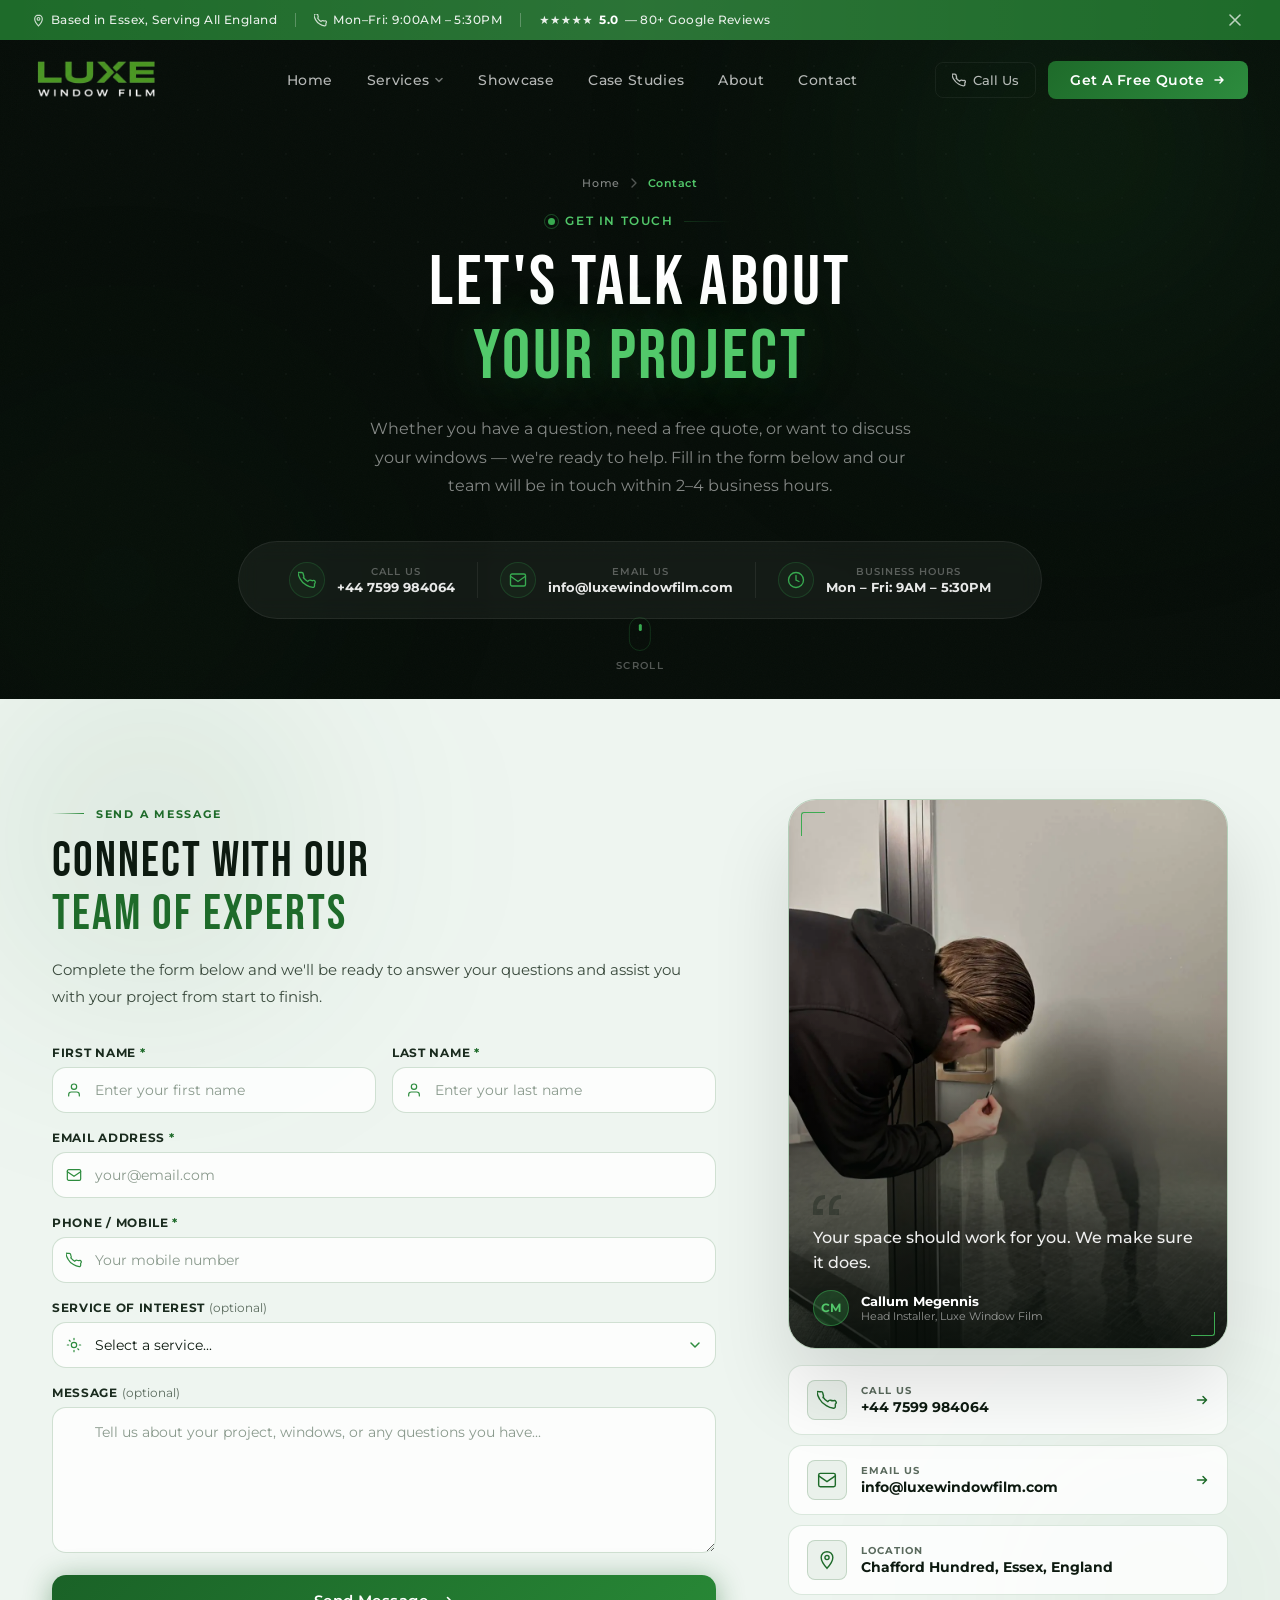
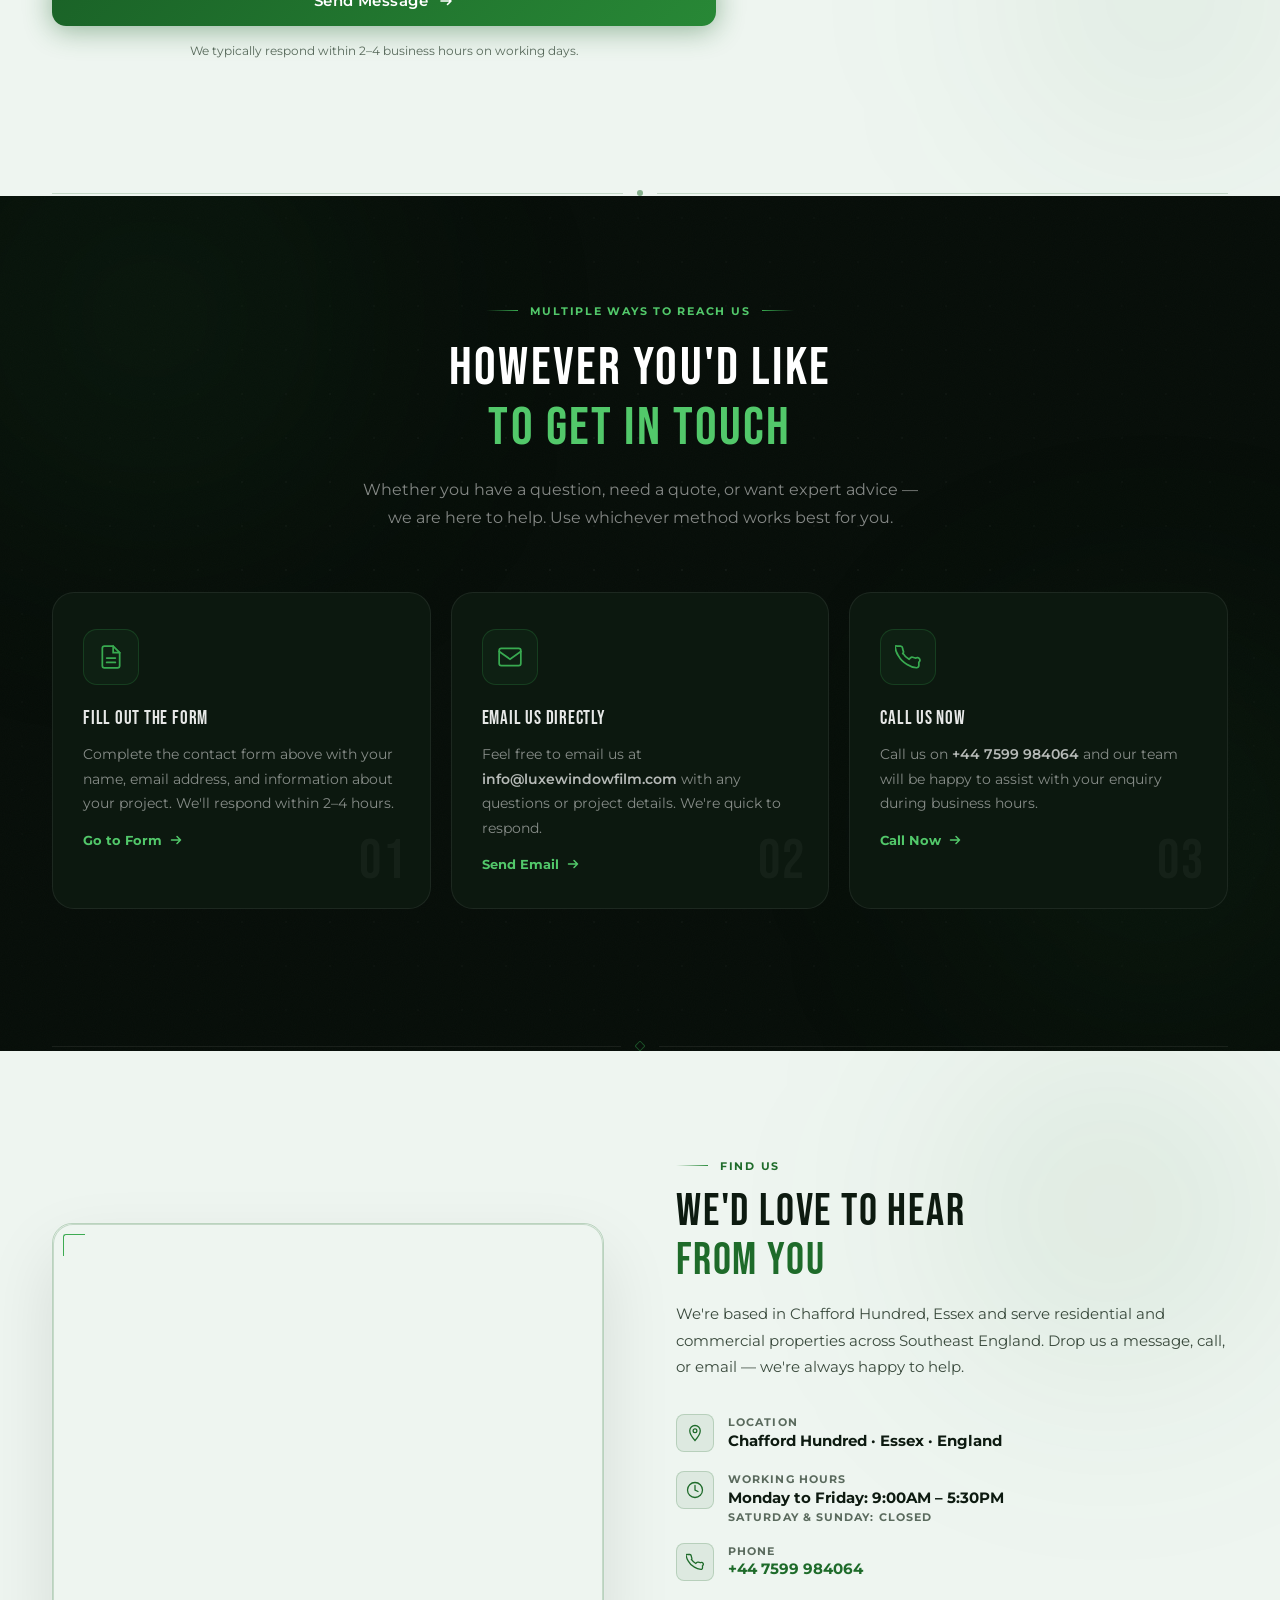
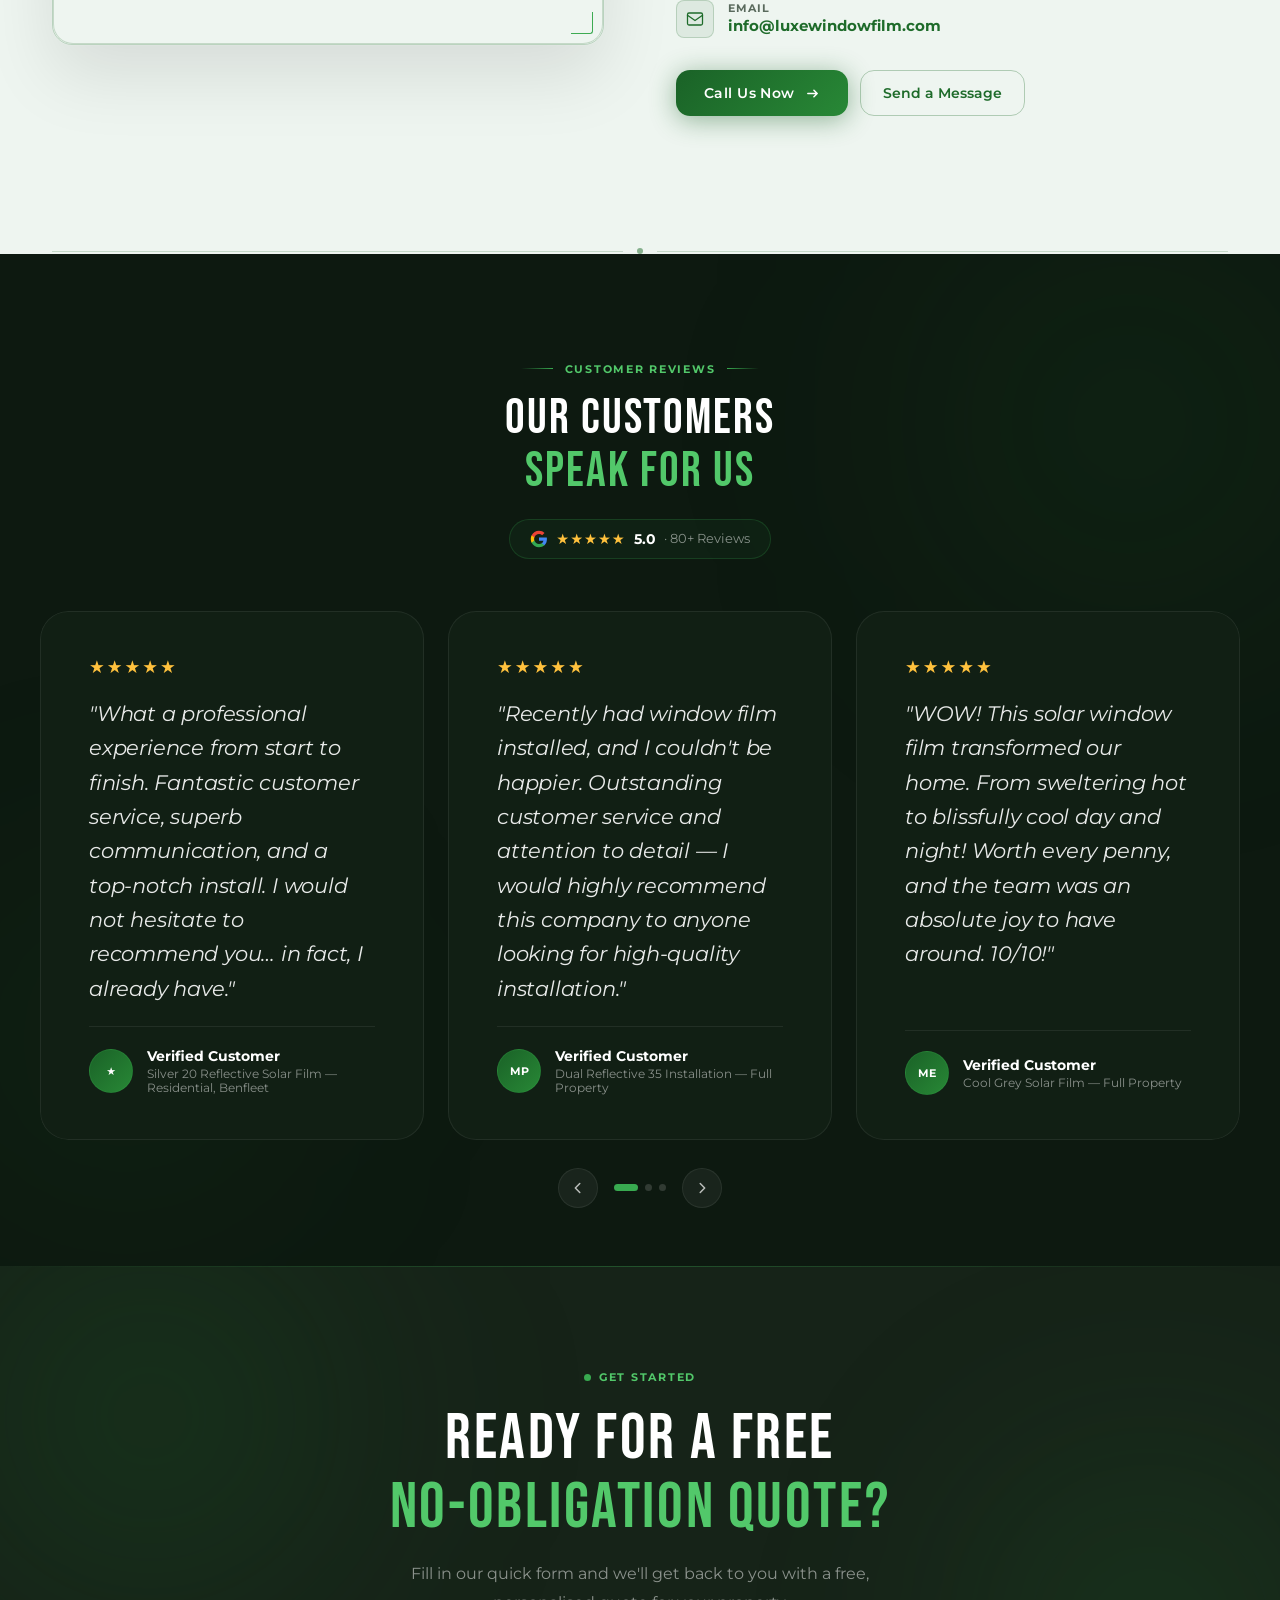
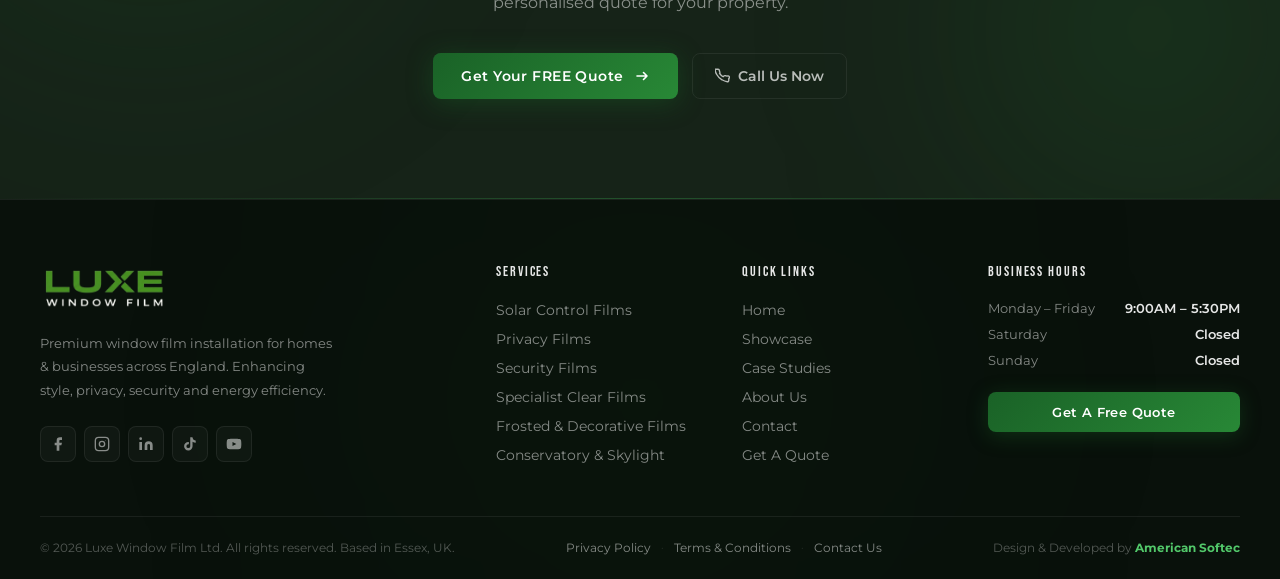
<file: contact.html>
<!DOCTYPE html>
<html lang="en">

<head>
    <meta charset="UTF-8" />
    <meta name="viewport" content="width=device-width, initial-scale=1.0" />
    <title>Contact Us – Luxe Window Film | Get In Touch Today</title>
    <meta name="description"
        content="Contact Luxe Window Film for a free quote or enquiry. Based in Chafford Hundred, Essex. Call +44 7599 984064 or email info@luxewindowfilm.com." />
    <link rel="stylesheet" href="style.css" />
    <link rel="stylesheet" href="contact.css" />
    <link rel="preconnect" href="https://fonts.googleapis.com" />
    <link rel="preconnect" href="https://fonts.gstatic.com" crossorigin />
    <link
        href="https://fonts.googleapis.com/css2?family=Bebas+Neue&family=Montserrat:wght@300;400;500;600;700&family=Cormorant+Garamond:ital,wght@0,400;0,600;0,700;1,300;1,400;1,600&display=swap"
        rel="stylesheet" />
</head>

<body>

    <!-- TOP ANNOUNCEMENT BAR -->
    <div class="top-bar" id="topBar">
        <div class="top-bar-inner">
            <div class="top-bar-items">
                <span class="top-bar-item">
                    <svg width="13" height="13" viewBox="0 0 24 24" fill="none" stroke="currentColor" stroke-width="2.2"
                        stroke-linecap="round">
                        <path d="M12 2C8.13 2 5 5.13 5 9c0 5.25 7 13 7 13s7-7.75 7-13c0-3.87-3.13-7-7-7z" />
                        <circle cx="12" cy="9" r="2.5" />
                    </svg>
                    Based in Essex, Serving All England
                </span>
                <span class="top-bar-divider"></span>
                <span class="top-bar-item">
                    <svg width="13" height="13" viewBox="0 0 24 24" fill="none" stroke="currentColor" stroke-width="2.2"
                        stroke-linecap="round">
                        <path
                            d="M22 16.92v3a2 2 0 01-2.18 2 19.79 19.79 0 01-8.63-3.07A19.5 19.5 0 013.07 10.8a19.79 19.79 0 01-3.07-8.63A2 2 0 012 0h3a2 2 0 012 1.72c.127.96.361 1.903.7 2.81a2 2 0 01-.45 2.11L6.91 7.91a16 16 0 006.09 6.09l1.27-1.27a2 2 0 012.11-.45c.907.339 1.85.573 2.81.7A2 2 0 0122 16.92z" />
                    </svg>
                    Mon–Fri: 9:00AM – 5:30PM
                </span>
                <span class="top-bar-divider"></span>
                <span class="top-bar-item top-bar-star">★★★★★ <strong>5.0</strong> — 80+ Google Reviews</span>
            </div>
            <button class="top-bar-close" id="topBarClose" aria-label="Close announcement bar">
                <svg width="12" height="12" viewBox="0 0 12 12" fill="none">
                    <path d="M1 1l10 10M11 1L1 11" stroke="currentColor" stroke-width="1.6" stroke-linecap="round" />
                </svg>
            </button>
        </div>
    </div>

    <!-- MAIN HEADER -->
    <header class="site-header" id="siteHeader">
        <div class="header-line-accent"></div>
        <div class="header-container">
            <a href="index.html" class="header-logo" aria-label="Luxe Window Film – Home">
                <div class="logo-wrap"><img src="logo.png" alt="Luxe Window Film Logo" class="logo-img" width="200"
                        height="40" /></div>
            </a>
            <nav class="main-nav" aria-label="Primary navigation">
                <ul class="nav-list">
                    <li class="nav-item"><a href="index.html" class="nav-link"><span
                                class="nav-link-text">Home</span><span class="nav-link-dot"></span></a></li>
                    <li class="nav-item nav-has-mega" id="servicesItem">
                        <a href="/services" class="nav-link nav-link-services" aria-haspopup="true"
                            aria-expanded="false">
                            <span class="nav-link-text">Services</span>
                            <svg class="nav-arrow" width="10" height="10" viewBox="0 0 10 10" fill="none">
                                <path d="M2 3.5L5 6.5L8 3.5" stroke="currentColor" stroke-width="1.6"
                                    stroke-linecap="round" stroke-linejoin="round" />
                            </svg>
                            <span class="nav-link-dot"></span>
                        </a>
                        <div class="mega-menu" id="megaMenu" role="region" aria-label="Services menu">
                            <div class="mega-menu-inner">
                                <div class="mega-left">
                                    <span class="mega-eyebrow">What We Install</span>
                                    <h3 class="mega-title">Premium Window<br />Film Solutions</h3>
                                    <p class="mega-desc">Professional installation across residential &amp; commercial
                                        properties throughout England.</p>
                                    <a href="/services" class="mega-all-link">View All Services <svg width="14"
                                            height="14" viewBox="0 0 14 14" fill="none">
                                            <path d="M3 7h8M8 4l3 3-3 3" stroke="currentColor" stroke-width="1.5"
                                                stroke-linecap="round" stroke-linejoin="round" />
                                        </svg></a>
                                </div>
                                <div class="mega-grid">
                                    <a href="solarcontrolfilms.html" class="mega-card">
                                        <div class="mega-card-icon"><svg width="22" height="22" viewBox="0 0 24 24"
                                                fill="none" stroke="currentColor" stroke-width="1.6"
                                                stroke-linecap="round">
                                                <circle cx="12" cy="12" r="4" />
                                                <path
                                                    d="M12 2v2M12 20v2M4.93 4.93l1.41 1.41M17.66 17.66l1.41 1.41M2 12h2M20 12h2M4.93 19.07l1.41-1.41M17.66 6.34l1.41-1.41" />
                                            </svg></div>
                                        <div class="mega-card-body"><strong>Solar Control Films</strong><span>Reduce
                                                heat &amp; glare, save energy</span></div><svg class="mega-card-arrow"
                                            width="14" height="14" viewBox="0 0 14 14" fill="none">
                                            <path d="M3 7h8M8 4l3 3-3 3" stroke="currentColor" stroke-width="1.4"
                                                stroke-linecap="round" stroke-linejoin="round" />
                                        </svg>
                                    </a>
                                    <a href="/privacy-films" class="mega-card">
                                        <div class="mega-card-icon"><svg width="22" height="22" viewBox="0 0 24 24"
                                                fill="none" stroke="currentColor" stroke-width="1.6"
                                                stroke-linecap="round">
                                                <rect x="3" y="11" width="18" height="11" rx="2" />
                                                <path d="M7 11V7a5 5 0 0110 0v4" />
                                            </svg></div>
                                        <div class="mega-card-body"><strong>Privacy Films</strong><span>One-way vision
                                                &amp; frosted options</span></div><svg class="mega-card-arrow"
                                            width="14" height="14" viewBox="0 0 14 14" fill="none">
                                            <path d="M3 7h8M8 4l3 3-3 3" stroke="currentColor" stroke-width="1.4"
                                                stroke-linecap="round" stroke-linejoin="round" />
                                        </svg>
                                    </a>
                                    <a href="/security-films" class="mega-card">
                                        <div class="mega-card-icon"><svg width="22" height="22" viewBox="0 0 24 24"
                                                fill="none" stroke="currentColor" stroke-width="1.6"
                                                stroke-linecap="round">
                                                <path d="M12 22s8-4 8-10V5l-8-3-8 3v7c0 6 8 10 8 10z" />
                                            </svg></div>
                                        <div class="mega-card-body"><strong>Security
                                                Films</strong><span>Shatter-resistant glass protection</span></div><svg
                                            class="mega-card-arrow" width="14" height="14" viewBox="0 0 14 14"
                                            fill="none">
                                            <path d="M3 7h8M8 4l3 3-3 3" stroke="currentColor" stroke-width="1.4"
                                                stroke-linecap="round" stroke-linejoin="round" />
                                        </svg>
                                    </a>
                                    <a href="/specialist-clear-films" class="mega-card">
                                        <div class="mega-card-icon"><svg width="22" height="22" viewBox="0 0 24 24"
                                                fill="none" stroke="currentColor" stroke-width="1.6"
                                                stroke-linecap="round">
                                                <circle cx="11" cy="11" r="8" />
                                                <path d="M21 21l-4.35-4.35" />
                                            </svg></div>
                                        <div class="mega-card-body"><strong>Specialist Clear Films</strong><span>UV
                                                &amp; heat protection, no tint</span></div><svg class="mega-card-arrow"
                                            width="14" height="14" viewBox="0 0 14 14" fill="none">
                                            <path d="M3 7h8M8 4l3 3-3 3" stroke="currentColor" stroke-width="1.4"
                                                stroke-linecap="round" stroke-linejoin="round" />
                                        </svg>
                                    </a>
                                    <a href="/frosted-decorative-films" class="mega-card">
                                        <div class="mega-card-icon"><svg width="22" height="22" viewBox="0 0 24 24"
                                                fill="none" stroke="currentColor" stroke-width="1.6"
                                                stroke-linecap="round">
                                                <path
                                                    d="M12 2v20M2 12h20M4.93 4.93l14.14 14.14M19.07 4.93L4.93 19.07" />
                                            </svg></div>
                                        <div class="mega-card-body"><strong>Frosted &amp;
                                                Decorative</strong><span>Style, manifestation &amp; branding</span>
                                        </div><svg class="mega-card-arrow" width="14" height="14" viewBox="0 0 14 14"
                                            fill="none">
                                            <path d="M3 7h8M8 4l3 3-3 3" stroke="currentColor" stroke-width="1.4"
                                                stroke-linecap="round" stroke-linejoin="round" />
                                        </svg>
                                    </a>
                                    <a href="/conservatory-skylight-films" class="mega-card">
                                        <div class="mega-card-icon"><svg width="22" height="22" viewBox="0 0 24 24"
                                                fill="none" stroke="currentColor" stroke-width="1.6"
                                                stroke-linecap="round">
                                                <path d="M3 9l9-7 9 7v11a2 2 0 01-2 2H5a2 2 0 01-2-2V9z" />
                                                <polyline points="9 22 9 12 15 12 15 22" />
                                            </svg></div>
                                        <div class="mega-card-body"><strong>Conservatory &amp;
                                                Skylight</strong><span>Roof &amp; overhead glass solutions</span></div>
                                        <svg class="mega-card-arrow" width="14" height="14" viewBox="0 0 14 14"
                                            fill="none">
                                            <path d="M3 7h8M8 4l3 3-3 3" stroke="currentColor" stroke-width="1.4"
                                                stroke-linecap="round" stroke-linejoin="round" />
                                        </svg>
                                    </a>
                                </div>
                            </div>
                        </div>
                    </li>
                    <li class="nav-item"><a href="/showcase" class="nav-link"><span
                                class="nav-link-text">Showcase</span><span class="nav-link-dot"></span></a></li>
                    <li class="nav-item"><a href="/case-studies" class="nav-link"><span class="nav-link-text">Case
                                Studies</span><span class="nav-link-dot"></span></a></li>
                    <li class="nav-item"><a href="about.html" class="nav-link"><span
                                class="nav-link-text">About</span><span class="nav-link-dot"></span></a></li>
                    <li class="nav-item"><a href="contact.html" class="nav-link is-active"><span
                                class="nav-link-text">Contact</span><span class="nav-link-dot"></span></a></li>
                </ul>
            </nav>
            <div class="header-actions">
                <a href="tel:+447599984064" class="header-phone"><svg width="14" height="14" viewBox="0 0 24 24"
                        fill="none" stroke="currentColor" stroke-width="2.2" stroke-linecap="round">
                        <path
                            d="M22 16.92v3a2 2 0 01-2.18 2 19.79 19.79 0 01-8.63-3.07A19.5 19.5 0 013.07 10.8a19.79 19.79 0 01-3.07-8.63A2 2 0 012 2h3a2 2 0 012 1.72c.127.96.361 1.903.7 2.81a2 2 0 01-.45 2.11L6.91 7.91a16 16 0 006.09 6.09l1.27-1.27a2 2 0 012.11-.45c.907.339 1.85.573 2.81.7A2 2 0 0122 16.92z" />
                    </svg><span>Call Us</span></a>
                <a href="/quote" class="header-cta-btn"><span class="cta-btn-bg"></span><span class="cta-btn-text">Get A
                        Free Quote</span><svg width="14" height="14" viewBox="0 0 14 14" fill="none">
                        <path d="M3 7h8M8 4l3 3-3 3" stroke="currentColor" stroke-width="1.5" stroke-linecap="round"
                            stroke-linejoin="round" />
                    </svg></a>
            </div>
            <button class="hamburger-btn" id="hamburgerBtn" aria-label="Open menu" aria-expanded="false"
                aria-controls="mobileSidebar">
                <div class="hamburger-inner"><span class="h-bar h-bar-1"></span><span class="h-bar h-bar-2"></span><span
                        class="h-bar h-bar-3"></span></div>
            </button>
        </div>
    </header>

    <div class="mob-overlay" id="mobOverlay" aria-hidden="true"></div>
    <aside class="mob-sidebar" id="mobileSidebar" aria-label="Mobile navigation" aria-hidden="true">
        <div class="mob-sidebar-orb"></div>
        <div class="mob-sidebar-head">
            <a href="/" class="mob-sidebar-logo"><img src="logo.png" alt="Luxe Window Film" width="155"
                    height="31" /></a>
            <button class="mob-close-btn" id="mobCloseBtn" aria-label="Close menu"><svg width="16" height="16"
                    viewBox="0 0 16 16" fill="none">
                    <path d="M2 2l12 12M14 2L2 14" stroke="currentColor" stroke-width="1.8" stroke-linecap="round" />
                </svg></button>
        </div>
        <div class="mob-trust-strip"><span>★★★★★</span><span>5.0 Google Rating</span><span
                class="mob-trust-dot"></span><span>80+ Reviews</span></div>
        <nav class="mob-nav" aria-label="Mobile navigation">
            <ul class="mob-nav-list">
                <li class="mob-nav-item"><a href="index.html" class="mob-nav-link"><span
                            class="mob-nav-num">01</span><span class="mob-nav-label">Home</span><svg
                            class="mob-nav-arrow" width="16" height="16" viewBox="0 0 16 16" fill="none">
                            <path d="M4 8h8M9 5l3 3-3 3" stroke="currentColor" stroke-width="1.5" stroke-linecap="round"
                                stroke-linejoin="round" />
                        </svg></a></li>
                <li class="mob-nav-item mob-has-sub">
                    <button class="mob-nav-link mob-acc-trigger" aria-expanded="false"
                        aria-controls="mobServicesMenu"><span class="mob-nav-num">02</span><span
                            class="mob-nav-label">Services</span><svg class="mob-acc-chevron" width="16" height="16"
                            viewBox="0 0 16 16" fill="none">
                            <path d="M4 6l4 4 4-4" stroke="currentColor" stroke-width="1.5" stroke-linecap="round"
                                stroke-linejoin="round" />
                        </svg></button>
                    <div class="mob-sub-menu" id="mobServicesMenu" aria-hidden="true">
                        <div class="mob-sub-inner">
                            <a href="solarcontrolfilms.html" class="mob-sub-link"><span class="mob-sub-dot"></span>Solar
                                Control Films</a>
                            <a href="/privacy-films" class="mob-sub-link"><span class="mob-sub-dot"></span>Privacy
                                Films</a>
                            <a href="/security-films" class="mob-sub-link"><span class="mob-sub-dot"></span>Security
                                Films</a>
                            <a href="/specialist-clear-films" class="mob-sub-link"><span
                                    class="mob-sub-dot"></span>Specialist Clear Films</a>
                            <a href="/frosted-decorative-films" class="mob-sub-link"><span
                                    class="mob-sub-dot"></span>Frosted &amp; Decorative Films</a>
                            <a href="/conservatory-skylight-films" class="mob-sub-link"><span
                                    class="mob-sub-dot"></span>Conservatory &amp; Skylight</a>
                        </div>
                    </div>
                </li>
                <li class="mob-nav-item"><a href="/showcase" class="mob-nav-link"><span
                            class="mob-nav-num">03</span><span class="mob-nav-label">Showcase</span><svg
                            class="mob-nav-arrow" width="16" height="16" viewBox="0 0 16 16" fill="none">
                            <path d="M4 8h8M9 5l3 3-3 3" stroke="currentColor" stroke-width="1.5" stroke-linecap="round"
                                stroke-linejoin="round" />
                        </svg></a></li>
                <li class="mob-nav-item"><a href="/case-studies" class="mob-nav-link"><span
                            class="mob-nav-num">04</span><span class="mob-nav-label">Case Studies</span><svg
                            class="mob-nav-arrow" width="16" height="16" viewBox="0 0 16 16" fill="none">
                            <path d="M4 8h8M9 5l3 3-3 3" stroke="currentColor" stroke-width="1.5" stroke-linecap="round"
                                stroke-linejoin="round" />
                        </svg></a></li>
                <li class="mob-nav-item"><a href="about.html" class="mob-nav-link"><span
                            class="mob-nav-num">05</span><span class="mob-nav-label">About</span><svg
                            class="mob-nav-arrow" width="16" height="16" viewBox="0 0 16 16" fill="none">
                            <path d="M4 8h8M9 5l3 3-3 3" stroke="currentColor" stroke-width="1.5" stroke-linecap="round"
                                stroke-linejoin="round" />
                        </svg></a></li>
                <li class="mob-nav-item"><a href="contact.html" class="mob-nav-link mob-active"><span
                            class="mob-nav-num">06</span><span class="mob-nav-label">Contact</span><svg
                            class="mob-nav-arrow" width="16" height="16" viewBox="0 0 16 16" fill="none">
                            <path d="M4 8h8M9 5l3 3-3 3" stroke="currentColor" stroke-width="1.5" stroke-linecap="round"
                                stroke-linejoin="round" />
                        </svg></a></li>
            </ul>
        </nav>
        <div class="mob-cta-section">
            <a href="/quote" class="mob-cta-primary">Get Your Free Quote <svg width="16" height="16" viewBox="0 0 16 16"
                    fill="none">
                    <path d="M4 8h8M9 5l3 3-3 3" stroke="currentColor" stroke-width="1.5" stroke-linecap="round"
                        stroke-linejoin="round" />
                </svg></a>
            <a href="tel:+447599984064" class="mob-cta-secondary"><svg width="15" height="15" viewBox="0 0 24 24"
                    fill="none" stroke="currentColor" stroke-width="2.2" stroke-linecap="round">
                    <path
                        d="M22 16.92v3a2 2 0 01-2.18 2 19.79 19.79 0 01-8.63-3.07A19.5 19.5 0 013.07 10.8a19.79 19.79 0 01-3.07-8.63A2 2 0 012 2h3a2 2 0 012 1.72c.127.96.361 1.903.7 2.81a2 2 0 01-.45 2.11L6.91 7.91a16 16 0 006.09 6.09l1.27-1.27a2 2 0 012.11-.45c.907.339 1.85.573 2.81.7A2 2 0 0122 16.92z" />
                </svg>Call Us Now</a>
        </div>
        <div class="mob-sidebar-footer">
            <p class="mob-copyright">© 2026 Luxe Window Film Ltd. All rights reserved.</p>
            <p class="mob-credit">Design &amp; Developed by <strong>American Softec</strong></p>
        </div>
    </aside>


    <!-- ═══════════════════════════════════════════════════════════
         [CTHT] CONTACT HERO
    ═══════════════════════════════════════════════════════════ -->
    <section class="ctht" id="contactHero" aria-labelledby="cthtHeading">
        <div class="ctht__bg" aria-hidden="true">
            <div class="ctht__bg-grid"></div>
            <div class="ctht__bg-glow ctht__bg-glow--1"></div>
            <div class="ctht__bg-glow ctht__bg-glow--2"></div>
            <div class="ctht__bg-noise"></div>
            <div class="ctht__bg-vignette"></div>
        </div>
        <div class="ctht__wrap">
            <div class="ctht__breadcrumb" data-ct-reveal>
                <a href="index.html">Home</a>
                <svg width="12" height="12" viewBox="0 0 12 12" fill="none">
                    <path d="M4 2l4 4-4 4" stroke="currentColor" stroke-width="1.4" stroke-linecap="round"
                        stroke-linejoin="round" />
                </svg>
                <span>Contact</span>
            </div>
            <div class="ctht__eyebrow" data-ct-reveal data-ct-delay="60">
                <span class="ctht__eyebrow-dot"></span>
                <span>Get In Touch</span>
                <span class="ctht__eyebrow-line"></span>
            </div>
            <h1 class="ctht__h1" id="cthtHeading" data-ct-reveal data-ct-delay="120">
                <span class="ctht__h1-top">Let's Talk About</span>
                <span class="ctht__h1-accent">Your Project</span>
            </h1>
            <p class="ctht__desc" data-ct-reveal data-ct-delay="190">
                Whether you have a question, need a free quote, or want to discuss your windows — we're ready to help.
                Fill in the form below and our team will be in touch within 2–4 business hours.
            </p>
            <div class="ctht__quick-contacts" data-ct-reveal data-ct-delay="260">
                <a href="tel:+447599984064" class="ctht__quick-item">
                    <div class="ctht__quick-icon">
                        <svg width="18" height="18" viewBox="0 0 24 24" fill="none" stroke="currentColor"
                            stroke-width="1.8" stroke-linecap="round">
                            <path
                                d="M22 16.92v3a2 2 0 01-2.18 2 19.79 19.79 0 01-8.63-3.07A19.5 19.5 0 013.07 10.8a19.79 19.79 0 01-3.07-8.63A2 2 0 012 2h3a2 2 0 012 1.72c.127.96.361 1.903.7 2.81a2 2 0 01-.45 2.11L6.91 7.91a16 16 0 006.09 6.09l1.27-1.27a2 2 0 012.11-.45c.907.339 1.85.573 2.81.7A2 2 0 0122 16.92z" />
                        </svg>
                    </div>
                    <div class="ctht__quick-text">
                        <span>Call Us</span>
                        <strong>+44 7599 984064</strong>
                    </div>
                </a>
                <div class="ctht__quick-sep"></div>
                <a href="mailto:info@luxewindowfilm.com" class="ctht__quick-item">
                    <div class="ctht__quick-icon">
                        <svg width="18" height="18" viewBox="0 0 24 24" fill="none" stroke="currentColor"
                            stroke-width="1.8" stroke-linecap="round">
                            <rect x="2" y="4" width="20" height="16" rx="2" />
                            <path d="M2 7l10 7 10-7" />
                        </svg>
                    </div>
                    <div class="ctht__quick-text">
                        <span>Email Us</span>
                        <strong>info@luxewindowfilm.com</strong>
                    </div>
                </a>
                <div class="ctht__quick-sep"></div>
                <div class="ctht__quick-item ctht__quick-item--nolink">
                    <div class="ctht__quick-icon">
                        <svg width="18" height="18" viewBox="0 0 24 24" fill="none" stroke="currentColor"
                            stroke-width="1.8" stroke-linecap="round">
                            <circle cx="12" cy="12" r="10" />
                            <polyline points="12 6 12 12 16 14" />
                        </svg>
                    </div>
                    <div class="ctht__quick-text">
                        <span>Business Hours</span>
                        <strong>Mon – Fri: 9AM – 5:30PM</strong>
                    </div>
                </div>
            </div>
        </div>
        <div class="ctht__scroll-hint" aria-hidden="true">
            <div class="ctht__scroll-mouse">
                <div class="ctht__scroll-wheel"></div>
            </div>
            <span>Scroll</span>
        </div>
    </section>
    <!-- [CTHT] END -->


    <!-- ═══════════════════════════════════════════════════════════
         [CTMN] CONTACT MAIN — FORM + IMAGE
    ═══════════════════════════════════════════════════════════ -->
    <section class="ctmn section-light" id="contactForm" aria-labelledby="ctmnHeading">
        <div class="ctmn__bg" aria-hidden="true">
            <div class="ctmn__bg-grid"></div>
            <div class="ctmn__bg-glow ctmn__bg-glow--1"></div>
            <div class="ctmn__bg-glow ctmn__bg-glow--2"></div>
        </div>
        <div class="ctmn__wrap">

            <!-- Left: Form -->
            <div class="ctmn__form-col" data-ctmn-reveal>
                <div class="ctmn__form-head">
                    <div class="ctmn__eyebrow">
                        <span class="ctmn__eyebrow-bar"></span>
                        <span>Send a Message</span>
                    </div>
                    <h2 class="ctmn__title" id="ctmnHeading">
                        Connect with Our<br /><em>Team of Experts</em>
                    </h2>
                    <p class="ctmn__desc">Complete the form below and we'll be ready to answer your questions and assist
                        you with your project from start to finish.</p>
                </div>

                <form class="ctmn__form" id="contactMainForm" novalidate>

                    <div class="ctmn__row ctmn__row--2">
                        <div class="ctmn__field">
                            <label class="ctmn__label" for="ct_fname">First Name <span
                                    aria-hidden="true">*</span></label>
                            <div class="ctmn__input-wrap">
                                <svg class="ctmn__input-icon" width="16" height="16" viewBox="0 0 24 24" fill="none"
                                    stroke="currentColor" stroke-width="1.8" stroke-linecap="round">
                                    <path d="M20 21v-2a4 4 0 00-4-4H8a4 4 0 00-4 4v2" />
                                    <circle cx="12" cy="7" r="4" />
                                </svg>
                                <input class="ctmn__input" type="text" id="ct_fname" name="ct_fname"
                                    placeholder="Enter your first name" required autocomplete="given-name" />
                            </div>
                        </div>
                        <div class="ctmn__field">
                            <label class="ctmn__label" for="ct_lname">Last Name <span
                                    aria-hidden="true">*</span></label>
                            <div class="ctmn__input-wrap">
                                <svg class="ctmn__input-icon" width="16" height="16" viewBox="0 0 24 24" fill="none"
                                    stroke="currentColor" stroke-width="1.8" stroke-linecap="round">
                                    <path d="M20 21v-2a4 4 0 00-4-4H8a4 4 0 00-4 4v2" />
                                    <circle cx="12" cy="7" r="4" />
                                </svg>
                                <input class="ctmn__input" type="text" id="ct_lname" name="ct_lname"
                                    placeholder="Enter your last name" required autocomplete="family-name" />
                            </div>
                        </div>
                    </div>

                    <div class="ctmn__field">
                        <label class="ctmn__label" for="ct_email">Email Address <span
                                aria-hidden="true">*</span></label>
                        <div class="ctmn__input-wrap">
                            <svg class="ctmn__input-icon" width="16" height="16" viewBox="0 0 24 24" fill="none"
                                stroke="currentColor" stroke-width="1.8" stroke-linecap="round">
                                <rect x="2" y="4" width="20" height="16" rx="2" />
                                <path d="M2 7l10 7 10-7" />
                            </svg>
                            <input class="ctmn__input" type="email" id="ct_email" name="ct_email"
                                placeholder="your@email.com" required autocomplete="email" />
                        </div>
                    </div>

                    <div class="ctmn__field">
                        <label class="ctmn__label" for="ct_phone">Phone / Mobile <span
                                aria-hidden="true">*</span></label>
                        <div class="ctmn__input-wrap">
                            <svg class="ctmn__input-icon" width="16" height="16" viewBox="0 0 24 24" fill="none"
                                stroke="currentColor" stroke-width="1.8" stroke-linecap="round">
                                <path
                                    d="M22 16.92v3a2 2 0 01-2.18 2 19.79 19.79 0 01-8.63-3.07A19.5 19.5 0 013.07 10.8a19.79 19.79 0 01-3.07-8.63A2 2 0 012 2h3a2 2 0 012 1.72c.127.96.361 1.903.7 2.81a2 2 0 01-.45 2.11L6.91 7.91a16 16 0 006.09 6.09l1.27-1.27a2 2 0 012.11-.45c.907.339 1.85.573 2.81.7A2 2 0 0122 16.92z" />
                            </svg>
                            <input class="ctmn__input" type="tel" id="ct_phone" name="ct_phone"
                                placeholder="Your mobile number" required autocomplete="tel" />
                        </div>
                    </div>

                    <div class="ctmn__field">
                        <label class="ctmn__label" for="ct_service">Service of Interest <span
                                class="ctmn__optional">(optional)</span></label>
                        <div class="ctmn__input-wrap ctmn__input-wrap--select">
                            <svg class="ctmn__input-icon" width="16" height="16" viewBox="0 0 24 24" fill="none"
                                stroke="currentColor" stroke-width="1.8" stroke-linecap="round">
                                <circle cx="12" cy="12" r="4" />
                                <path d="M12 2v2M12 20v2M4.93 4.93l1.41 1.41M17.66 17.66l1.41 1.41M2 12h2M20 12h2" />
                            </svg>
                            <select class="ctmn__input ctmn__select" id="ct_service" name="ct_service">
                                <option value="" disabled selected>Select a service...</option>
                                <option value="Solar Control Films">Solar Control Films</option>
                                <option value="Privacy Films">Privacy Films</option>
                                <option value="Security Films">Security Films</option>
                                <option value="Specialist Clear Films">Specialist Clear Films</option>
                                <option value="Frosted &amp; Decorative Films">Frosted &amp; Decorative Films</option>
                                <option value="Conservatory &amp; Skylight Films">Conservatory &amp; Skylight Films
                                </option>
                                <option value="Not sure / Need advice">Not sure — need advice</option>
                            </select>
                            <svg class="ctmn__select-arrow" width="14" height="14" viewBox="0 0 14 14" fill="none">
                                <path d="M3 5l4 4 4-4" stroke="currentColor" stroke-width="1.5" stroke-linecap="round"
                                    stroke-linejoin="round" />
                            </svg>
                        </div>
                    </div>

                    <div class="ctmn__field">
                        <label class="ctmn__label" for="ct_message">Message <span
                                class="ctmn__optional">(optional)</span></label>
                        <div class="ctmn__input-wrap">
                            <textarea class="ctmn__input ctmn__textarea" id="ct_message" name="ct_message" rows="5"
                                placeholder="Tell us about your project, windows, or any questions you have..."></textarea>
                        </div>
                    </div>

                    <button type="submit" class="ctmn__submit">
                        <span class="ctmn__submit-bg"></span>
                        <span class="ctmn__submit-label">Send Message</span>
                        <svg class="ctmn__submit-icon" width="16" height="16" viewBox="0 0 16 16" fill="none">
                            <path d="M3 8h10M9.5 4.5L13 8l-3.5 3.5" stroke="currentColor" stroke-width="1.6"
                                stroke-linecap="round" stroke-linejoin="round" />
                        </svg>
                    </button>

                    <p class="ctmn__form-note">We typically respond within 2–4 business hours on working days.</p>

                </form>

                <!-- Success State -->
                <div class="ctmn__success" id="ctFormSuccess" aria-live="polite" hidden>
                    <div class="ctmn__success-icon">
                        <svg width="34" height="34" viewBox="0 0 34 34" fill="none">
                            <circle cx="17" cy="17" r="16" stroke="currentColor" stroke-width="1.4" />
                            <polyline points="10 17 14.5 21.5 24 13" stroke="currentColor" stroke-width="2"
                                stroke-linecap="round" stroke-linejoin="round" />
                        </svg>
                    </div>
                    <h3>Message Sent!</h3>
                    <p>Thanks for reaching out — we'll be in touch within 2–4 business hours to assist you with your
                        project.</p>
                    <a href="index.html" ctmn__success-link">Back to Homepage <svg width="13" height="13"
                            viewBox="0 0 14 14" fill="none">
                            <path d="M2.5 7h9M8 3.5L11.5 7 8 10.5" stroke="currentColor" stroke-width="1.5"
                                stroke-linecap="round" stroke-linejoin="round" />
                        </svg></a>
                </div>

            </div>

            <!-- Right: Image + Info -->
            <div class="ctmn__visual-col" data-ctmn-reveal data-ctmn-delay="120">

                <div class="ctmn__img-frame">
                    <div class="ctmn__img-corner ctmn__img-corner--tl"></div>
                    <div class="ctmn__img-corner ctmn__img-corner--br"></div>
                    <img src="8.webp" alt="Callum Megennis — Luxe Window Film Head Installer at work" class="ctmn__img"
                        loading="lazy" width="560" height="620" />
                    <div class="ctmn__img-overlay"></div>
                    <div class="ctmn__img-quote">
                        <svg class="ctmn__quote-mark" width="28" height="20" viewBox="0 0 28 20" fill="none"
                            aria-hidden="true">
                            <path
                                d="M0 20V12C0 8 1.33 4.67 4 2 6.67.67 9.33 0 12 0v4C9.33 4 7.33 5 6 7c-1.33 2-2 4-2 6v1h6V20H0zm16 0V12c0-4 1.33-7.33 4-10 2.67-1.33 5.33-2 8-2v4c-2.67 0-4.67 1-6 3-1.33 2-2 4-2 6v1h6V20H16z"
                                fill="currentColor" opacity=".35" />
                        </svg>
                        <blockquote>Your space should work for you. We make sure it does.</blockquote>
                        <div class="ctmn__quote-author">
                            <div class="ctmn__quote-avatar">CM</div>
                            <div>
                                <strong>Callum Megennis</strong>
                                <span>Head Installer, Luxe Window Film</span>
                            </div>
                        </div>
                    </div>
                </div>

                <!-- Contact Info Cards -->
                <div class="ctmn__info-cards">
                    <a href="tel:+447599984064" class="ctmn__info-card">
                        <div class="ctmn__info-icon">
                            <svg width="20" height="20" viewBox="0 0 24 24" fill="none" stroke="currentColor"
                                stroke-width="1.7" stroke-linecap="round">
                                <path
                                    d="M22 16.92v3a2 2 0 01-2.18 2 19.79 19.79 0 01-8.63-3.07A19.5 19.5 0 013.07 10.8a19.79 19.79 0 01-3.07-8.63A2 2 0 012 2h3a2 2 0 012 1.72c.127.96.361 1.903.7 2.81a2 2 0 01-.45 2.11L6.91 7.91a16 16 0 006.09 6.09l1.27-1.27a2 2 0 012.11-.45c.907.339 1.85.573 2.81.7A2 2 0 0122 16.92z" />
                            </svg>
                        </div>
                        <div class="ctmn__info-body">
                            <span class="ctmn__info-label">Call Us</span>
                            <strong class="ctmn__info-val">+44 7599 984064</strong>
                        </div>
                        <svg class="ctmn__info-arrow" width="14" height="14" viewBox="0 0 14 14" fill="none">
                            <path d="M2.5 7h9M8 3.5L11.5 7 8 10.5" stroke="currentColor" stroke-width="1.5"
                                stroke-linecap="round" stroke-linejoin="round" />
                        </svg>
                    </a>
                    <a href="mailto:info@luxewindowfilm.com" class="ctmn__info-card">
                        <div class="ctmn__info-icon">
                            <svg width="20" height="20" viewBox="0 0 24 24" fill="none" stroke="currentColor"
                                stroke-width="1.7" stroke-linecap="round">
                                <rect x="2" y="4" width="20" height="16" rx="2" />
                                <path d="M2 7l10 7 10-7" />
                            </svg>
                        </div>
                        <div class="ctmn__info-body">
                            <span class="ctmn__info-label">Email Us</span>
                            <strong class="ctmn__info-val">info@luxewindowfilm.com</strong>
                        </div>
                        <svg class="ctmn__info-arrow" width="14" height="14" viewBox="0 0 14 14" fill="none">
                            <path d="M2.5 7h9M8 3.5L11.5 7 8 10.5" stroke="currentColor" stroke-width="1.5"
                                stroke-linecap="round" stroke-linejoin="round" />
                        </svg>
                    </a>
                    <div class="ctmn__info-card ctmn__info-card--nolink">
                        <div class="ctmn__info-icon">
                            <svg width="20" height="20" viewBox="0 0 24 24" fill="none" stroke="currentColor"
                                stroke-width="1.7" stroke-linecap="round">
                                <path d="M12 2C8.13 2 5 5.13 5 9c0 5.25 7 13 7 13s7-7.75 7-13c0-3.87-3.13-7-7-7z" />
                                <circle cx="12" cy="9" r="2.5" />
                            </svg>
                        </div>
                        <div class="ctmn__info-body">
                            <span class="ctmn__info-label">Location</span>
                            <strong class="ctmn__info-val">Chafford Hundred, Essex, England</strong>
                        </div>
                    </div>
                </div>

            </div>
        </div>

        <div class="ctmn__divider" aria-hidden="true">
            <div class="ctmn__divider-line"></div>
            <div class="ctmn__divider-dot"></div>
            <div class="ctmn__divider-line"></div>
        </div>
    </section>
    <!-- [CTMN] END -->


    <!-- ═══════════════════════════════════════════════════════════
         [CTWT] MULTIPLE WAYS TO CONTACT
    ═══════════════════════════════════════════════════════════ -->
    <section class="ctwt" id="contactWays" aria-labelledby="ctwtHeading">
        <div class="ctwt__bg" aria-hidden="true">
            <div class="ctwt__bg-grid"></div>
            <div class="ctwt__bg-glow ctwt__bg-glow--1"></div>
            <div class="ctwt__bg-glow ctwt__bg-glow--2"></div>
            <div class="ctwt__bg-noise"></div>
        </div>
        <div class="ctwt__wrap">
            <div class="ctwt__header" data-ctwt-reveal>
                <div class="ctwt__eyebrow">
                    <span class="ctwt__eyebrow-bar"></span>
                    <span>Multiple Ways to Reach Us</span>
                    <span class="ctwt__eyebrow-bar ctwt__eyebrow-bar--rev"></span>
                </div>
                <h2 class="ctwt__title" id="ctwtHeading">However You'd Like<br /><em>To Get in Touch</em></h2>
                <p class="ctwt__subtitle">Whether you have a question, need a quote, or want expert advice — we are here
                    to help. Use whichever method works best for you.</p>
            </div>
            <div class="ctwt__cards" role="list">

                <article class="ctwt__card" role="listitem" data-ctwt-reveal data-ctwt-delay="80">
                    <div class="ctwt__card-glow"></div>
                    <div class="ctwt__card-icon-wrap">
                        <div class="ctwt__card-icon">
                            <svg width="26" height="26" viewBox="0 0 24 24" fill="none" stroke="currentColor"
                                stroke-width="1.6" stroke-linecap="round">
                                <path d="M14 2H6a2 2 0 00-2 2v16a2 2 0 002 2h12a2 2 0 002-2V8z" />
                                <polyline points="14 2 14 8 20 8" />
                                <line x1="16" y1="13" x2="8" y2="13" />
                                <line x1="16" y1="17" x2="8" y2="17" />
                            </svg>
                        </div>
                    </div>
                    <div class="ctwt__card-body">
                        <h3 class="ctwt__card-title">Fill Out the Form</h3>
                        <p class="ctwt__card-text">Complete the contact form above with your name, email address, and
                            information about your project. We'll respond within 2–4 hours.</p>
                        <a href="#contactForm" class="ctwt__card-cta ct-scroll-form">
                            <span>Go to Form</span>
                            <svg width="14" height="14" viewBox="0 0 14 14" fill="none">
                                <path d="M2.5 7h9M8 3.5L11.5 7 8 10.5" stroke="currentColor" stroke-width="1.5"
                                    stroke-linecap="round" stroke-linejoin="round" />
                            </svg>
                        </a>
                    </div>
                    <div class="ctwt__card-num" aria-hidden="true">01</div>
                </article>

                <article class="ctwt__card" role="listitem" data-ctwt-reveal data-ctwt-delay="180">
                    <div class="ctwt__card-glow"></div>
                    <div class="ctwt__card-icon-wrap">
                        <div class="ctwt__card-icon">
                            <svg width="26" height="26" viewBox="0 0 24 24" fill="none" stroke="currentColor"
                                stroke-width="1.6" stroke-linecap="round">
                                <rect x="2" y="4" width="20" height="16" rx="2" />
                                <path d="M2 7l10 7 10-7" />
                            </svg>
                        </div>
                    </div>
                    <div class="ctwt__card-body">
                        <h3 class="ctwt__card-title">Email Us Directly</h3>
                        <p class="ctwt__card-text">Feel free to email us at <strong>info@luxewindowfilm.com</strong>
                            with any questions or project details. We're quick to respond.</p>
                        <a href="mailto:info@luxewindowfilm.com" class="ctwt__card-cta">
                            <span>Send Email</span>
                            <svg width="14" height="14" viewBox="0 0 14 14" fill="none">
                                <path d="M2.5 7h9M8 3.5L11.5 7 8 10.5" stroke="currentColor" stroke-width="1.5"
                                    stroke-linecap="round" stroke-linejoin="round" />
                            </svg>
                        </a>
                    </div>
                    <div class="ctwt__card-num" aria-hidden="true">02</div>
                </article>

                <article class="ctwt__card" role="listitem" data-ctwt-reveal data-ctwt-delay="280">
                    <div class="ctwt__card-glow"></div>
                    <div class="ctwt__card-icon-wrap">
                        <div class="ctwt__card-icon">
                            <svg width="26" height="26" viewBox="0 0 24 24" fill="none" stroke="currentColor"
                                stroke-width="1.6" stroke-linecap="round">
                                <path
                                    d="M22 16.92v3a2 2 0 01-2.18 2 19.79 19.79 0 01-8.63-3.07A19.5 19.5 0 013.07 10.8a19.79 19.79 0 01-3.07-8.63A2 2 0 012 2h3a2 2 0 012 1.72c.127.96.361 1.903.7 2.81a2 2 0 01-.45 2.11L6.91 7.91a16 16 0 006.09 6.09l1.27-1.27a2 2 0 012.11-.45c.907.339 1.85.573 2.81.7A2 2 0 0122 16.92z" />
                            </svg>
                        </div>
                    </div>
                    <div class="ctwt__card-body">
                        <h3 class="ctwt__card-title">Call Us Now</h3>
                        <p class="ctwt__card-text">Call us on <strong>+44 7599 984064</strong> and our team will be
                            happy to assist with your enquiry during business hours.</p>
                        <a href="tel:+447599984064" class="ctwt__card-cta">
                            <span>Call Now</span>
                            <svg width="14" height="14" viewBox="0 0 14 14" fill="none">
                                <path d="M2.5 7h9M8 3.5L11.5 7 8 10.5" stroke="currentColor" stroke-width="1.5"
                                    stroke-linecap="round" stroke-linejoin="round" />
                            </svg>
                        </a>
                    </div>
                    <div class="ctwt__card-num" aria-hidden="true">03</div>
                </article>

            </div>
        </div>
        <div class="ctwt__divider" aria-hidden="true">
            <div class="ctwt__divider-line"></div>
            <div class="ctwt__divider-diamond"><svg width="10" height="10" viewBox="0 0 10 10" fill="none">
                    <rect x="1.5" y="1.5" width="7" height="7" rx="1" transform="rotate(45 5 5)" stroke="currentColor"
                        stroke-width="1" fill="none" />
                </svg></div>
            <div class="ctwt__divider-line"></div>
        </div>
    </section>
    <!-- [CTWT] END -->


    <!-- ═══════════════════════════════════════════════════════════
         [CTMP] MAP + LOCATION
    ═══════════════════════════════════════════════════════════ -->
    <section class="ctmp section-light" id="ourLocation" aria-labelledby="ctmpHeading">
        <div class="ctmp__bg" aria-hidden="true">
            <div class="ctmp__bg-grid"></div>
            <div class="ctmp__bg-glow"></div>
        </div>
        <div class="ctmp__wrap">

            <div class="ctmp__map-col" data-ctmp-reveal>
                <div class="ctmp__map-frame">
                    <div class="ctmp__map-corner ctmp__map-corner--tl"></div>
                    <div class="ctmp__map-corner ctmp__map-corner--br"></div>
                    <iframe class="ctmp__map"
                        src="https://www.google.com/maps/embed?pb=!1m18!1m12!1m3!1d9938.123456789!2d0.2893!3d51.4975!2m3!1f0!2f0!3f0!3m2!1i1024!2i768!4f13.1!3m3!1m2!1s0x47d8c9f12c0b0001%3A0x0!2sChafford+Hundred%2C+Grays%2C+Essex!5e0!3m2!1sen!2suk!4v1700000000000"
                        width="600" height="450" style="border:0" allowfullscreen loading="lazy"
                        referrerpolicy="no-referrer-when-downgrade"
                        title="Luxe Window Film location — Chafford Hundred, Essex">
                    </iframe>
                    <div class="ctmp__map-overlay"></div>
                </div>
            </div>

            <div class="ctmp__info-col" data-ctmp-reveal data-ctmp-delay="120">
                <div class="ctmp__eyebrow">
                    <span class="ctmp__eyebrow-bar"></span>
                    <span>Find Us</span>
                </div>
                <h2 class="ctmp__title" id="ctmpHeading">
                    We'd Love to Hear<br /><em>From You</em>
                </h2>
                <p class="ctmp__desc">We're based in Chafford Hundred, Essex and serve residential and commercial
                    properties across Southeast England. Drop us a message, call, or email — we're always happy to help.
                </p>

                <div class="ctmp__details">
                    <div class="ctmp__detail">
                        <div class="ctmp__detail-icon">
                            <svg width="18" height="18" viewBox="0 0 24 24" fill="none" stroke="currentColor"
                                stroke-width="1.7" stroke-linecap="round">
                                <path d="M12 2C8.13 2 5 5.13 5 9c0 5.25 7 13 7 13s7-7.75 7-13c0-3.87-3.13-7-7-7z" />
                                <circle cx="12" cy="9" r="2.5" />
                            </svg>
                        </div>
                        <div class="ctmp__detail-text">
                            <span>Location</span>
                            <strong>Chafford Hundred · Essex · England</strong>
                        </div>
                    </div>
                    <div class="ctmp__detail">
                        <div class="ctmp__detail-icon">
                            <svg width="18" height="18" viewBox="0 0 24 24" fill="none" stroke="currentColor"
                                stroke-width="1.7" stroke-linecap="round">
                                <circle cx="12" cy="12" r="10" />
                                <polyline points="12 6 12 12 16 14" />
                            </svg>
                        </div>
                        <div class="ctmp__detail-text">
                            <span>Working Hours</span>
                            <strong>Monday to Friday: 9:00AM – 5:30PM</strong>
                            <span class="ctmp__detail-sub">Saturday &amp; Sunday: Closed</span>
                        </div>
                    </div>
                    <div class="ctmp__detail">
                        <div class="ctmp__detail-icon">
                            <svg width="18" height="18" viewBox="0 0 24 24" fill="none" stroke="currentColor"
                                stroke-width="1.7" stroke-linecap="round">
                                <path
                                    d="M22 16.92v3a2 2 0 01-2.18 2 19.79 19.79 0 01-8.63-3.07A19.5 19.5 0 013.07 10.8a19.79 19.79 0 01-3.07-8.63A2 2 0 012 2h3a2 2 0 012 1.72c.127.96.361 1.903.7 2.81a2 2 0 01-.45 2.11L6.91 7.91a16 16 0 006.09 6.09l1.27-1.27a2 2 0 012.11-.45c.907.339 1.85.573 2.81.7A2 2 0 0122 16.92z" />
                            </svg>
                        </div>
                        <div class="ctmp__detail-text">
                            <span>Phone</span>
                            <a href="tel:+447599984064" class="ctmp__detail-link">+44 7599 984064</a>
                        </div>
                    </div>
                    <div class="ctmp__detail">
                        <div class="ctmp__detail-icon">
                            <svg width="18" height="18" viewBox="0 0 24 24" fill="none" stroke="currentColor"
                                stroke-width="1.7" stroke-linecap="round">
                                <rect x="2" y="4" width="20" height="16" rx="2" />
                                <path d="M2 7l10 7 10-7" />
                            </svg>
                        </div>
                        <div class="ctmp__detail-text">
                            <span>Email</span>
                            <a href="mailto:info@luxewindowfilm.com"
                                class="ctmp__detail-link">info@luxewindowfilm.com</a>
                        </div>
                    </div>
                </div>

                <div class="ctmp__cta-row">
                    <a href="tel:+447599984064" class="ctmp__cta-btn">
                        <span class="ctmp__cta-btn-bg"></span>
                        <span>Call Us Now</span>
                        <svg width="15" height="15" viewBox="0 0 16 16" fill="none">
                            <path d="M3 8h10M9.5 4.5L13 8l-3.5 3.5" stroke="currentColor" stroke-width="1.6"
                                stroke-linecap="round" stroke-linejoin="round" />
                        </svg>
                    </a>
                    <a href="#contactForm" class="ctmp__ghost-btn ct-scroll-form">Send a Message</a>
                </div>
            </div>

        </div>
        <div class="ctmp__divider" aria-hidden="true">
            <div class="ctmp__divider-line"></div>
            <div class="ctmp__divider-dot"></div>
            <div class="ctmp__divider-line"></div>
        </div>
    </section>
    <!-- [CTMP] END -->


    <!-- REVIEWS — Same as Homepage -->
    <section class="rev section-dark" id="customerReviews" aria-labelledby="revHeading">
        <div class="rev__bg" aria-hidden="true">
            <div class="rev__bg-grid"></div>
            <div class="rev__bg-glow rev__bg-glow--1"></div>
            <div class="rev__bg-glow rev__bg-glow--2"></div>
        </div>
        <div class="rev__wrap">
            <div class="rev__header" data-rev-reveal data-rev-delay="0">
                <div class="rev__eyebrow"><span class="rev__eyebrow-bar"></span><span>Customer Reviews</span><span
                        class="rev__eyebrow-bar rev__eyebrow-bar--rev"></span></div>
                <h2 class="rev__title" id="revHeading">Our Customers<br /><em>Speak for Us</em></h2>
                <div class="rev__google-pill">
                    <svg width="18" height="18" viewBox="0 0 24 24" aria-hidden="true" fill="none">
                        <path
                            d="M22.56 12.25c0-.78-.07-1.53-.2-2.25H12v4.26h5.92c-.26 1.37-1.04 2.53-2.21 3.31v2.77h3.57c2.08-1.92 3.28-4.74 3.28-8.09z"
                            fill="#4285F4" />
                        <path
                            d="M12 23c2.97 0 5.46-.98 7.28-2.66l-3.57-2.77c-.98.66-2.23 1.06-3.71 1.06-2.86 0-5.29-1.93-6.16-4.53H2.18v2.84C3.99 20.53 7.7 23 12 23z"
                            fill="#34A853" />
                        <path
                            d="M5.84 14.09c-.22-.66-.35-1.36-.35-2.09s.13-1.43.35-2.09V7.07H2.18C1.43 8.55 1 10.22 1 12s.43 3.45 1.18 4.93l3.66-2.84z"
                            fill="#FBBC05" />
                        <path
                            d="M12 5.38c1.62 0 3.06.56 4.21 1.64l3.15-3.15C17.45 2.09 14.97 1 12 1 7.7 1 3.99 3.47 2.18 7.07l3.66 2.84c.87-2.6 3.3-4.53 6.16-4.53z"
                            fill="#EA4335" />
                    </svg>
                    <div class="rev__google-stars" aria-label="5 star rating">★★★★★</div><strong>5.0</strong><span>· 80+
                        Reviews</span>
                </div>
            </div>
            <div class="rev__slider-outer" data-rev-reveal data-rev-delay="100">
                <div class="rev__track-wrap" id="revTrackWrap">
                    <div class="rev__track" id="revTrack">
                        <div class="rev__card">
                            <div class="rev__card-stars">★★★★★</div>
                            <blockquote class="rev__card-quote">"What a professional experience from start to finish.
                                Fantastic customer service, superb communication, and a top-notch install. I would not
                                hesitate to recommend you… in fact, I already have."</blockquote>
                            <div class="rev__card-author">
                                <div class="rev__card-avatar">★</div>
                                <div><strong>Verified Customer</strong><span>Silver 20 Reflective Solar Film —
                                        Residential, Benfleet</span></div>
                            </div>
                        </div>
                        <div class="rev__card">
                            <div class="rev__card-stars">★★★★★</div>
                            <blockquote class="rev__card-quote">"Recently had window film installed, and I couldn't be
                                happier. Outstanding customer service and attention to detail — I would highly recommend
                                this company to anyone looking for high-quality installation."</blockquote>
                            <div class="rev__card-author">
                                <div class="rev__card-avatar">MP</div>
                                <div><strong>Verified Customer</strong><span>Dual Reflective 35 Installation — Full
                                        Property</span></div>
                            </div>
                        </div>
                        <div class="rev__card">
                            <div class="rev__card-stars">★★★★★</div>
                            <blockquote class="rev__card-quote">"WOW! This solar window film transformed our home. From
                                sweltering hot to blissfully cool day and night! Worth every penny, and the team was an
                                absolute joy to have around. 10/10!"</blockquote>
                            <div class="rev__card-author">
                                <div class="rev__card-avatar">ME</div>
                                <div><strong>Verified Customer</strong><span>Cool Grey Solar Film — Full Property</span>
                                </div>
                            </div>
                        </div>
                        <div class="rev__card">
                            <div class="rev__card-stars">★★★★★</div>
                            <blockquote class="rev__card-quote">"Excellent service from start to finish. The team
                                arrived on time, worked cleanly and the film looks absolutely perfect. The glare in our
                                office has been completely eliminated. Couldn't be more pleased."</blockquote>
                            <div class="rev__card-author">
                                <div class="rev__card-avatar">TH</div>
                                <div><strong>Verified Customer</strong><span>Solar Control Film — Commercial
                                        Office</span></div>
                            </div>
                        </div>
                        <div class="rev__card">
                            <div class="rev__card-stars">★★★★★</div>
                            <blockquote class="rev__card-quote">"Brilliant company. Had frosted film installed on our
                                bathroom and bedroom windows. Looks so clean and professional. Very reasonably priced
                                and the installer was friendly and tidy. Will definitely use again."</blockquote>
                            <div class="rev__card-author">
                                <div class="rev__card-avatar">SL</div>
                                <div><strong>Verified Customer</strong><span>Frosted Privacy Film — Residential</span>
                                </div>
                            </div>
                        </div>
                    </div>
                </div>
                <div class="rev__controls"><button class="rev__ctrl rev__ctrl--prev" id="revPrev"
                        aria-label="Previous review"><svg width="16" height="16" viewBox="0 0 18 18" fill="none">
                            <path d="M11 4L6 9l5 5" stroke="currentColor" stroke-width="1.7" stroke-linecap="round"
                                stroke-linejoin="round" />
                        </svg></button>
                    <div class="rev__dots" id="revDots" role="tablist" aria-label="Review slides"></div><button
                        class="rev__ctrl rev__ctrl--next" id="revNext" aria-label="Next review"><svg width="16"
                            height="16" viewBox="0 0 18 18" fill="none">
                            <path d="M7 4l5 5-5 5" stroke="currentColor" stroke-width="1.7" stroke-linecap="round"
                                stroke-linejoin="round" />
                        </svg></button>
                </div>
            </div>
        </div>
        <div class="rev__divider" aria-hidden="true">
            <div class="rev__divider-line"></div>
            <div class="rev__divider-dot"></div>
            <div class="rev__divider-line"></div>
        </div>
    </section>


    <!-- QUOTE CTA -->
    <section class="qcta" id="quoteCTA" aria-labelledby="qctaHeading">
        <div class="qcta__bg" aria-hidden="true">
            <div class="qcta__bg-glow qcta__bg-glow--l"></div>
            <div class="qcta__bg-glow qcta__bg-glow--r"></div>
            <div class="qcta__bg-grid"></div>
            <div class="qcta__bg-line qcta__bg-line--top"></div>
            <div class="qcta__bg-line qcta__bg-line--bottom"></div>
        </div>
        <div class="qcta__wrap">
            <div class="qcta__label" data-qcta-reveal><span class="qcta__label-dot"></span><span>Get Started</span>
            </div>
            <h2 class="qcta__title" id="qctaHeading" data-qcta-reveal data-qcta-delay="80">Ready for a
                Free<br /><em>No-Obligation Quote?</em></h2>
            <p class="qcta__sub" data-qcta-reveal data-qcta-delay="160">Fill in our quick form and we'll get back to you
                with a free, personalised quote for your property.</p>
            <div class="qcta__btns" data-qcta-reveal data-qcta-delay="240">
                <a href="#contactForm" class="qcta__btn-primary ct-scroll-form"><span
                        class="qcta__btn-bg"></span><span>Get Your FREE Quote</span><svg width="16" height="16"
                        viewBox="0 0 16 16" fill="none">
                        <path d="M3 8h10M9.5 4.5L13 8l-3.5 3.5" stroke="currentColor" stroke-width="1.6"
                            stroke-linecap="round" stroke-linejoin="round" />
                    </svg></a>
                <a href="tel:+447599984064" class="qcta__btn-ghost"><svg width="15" height="15" viewBox="0 0 24 24"
                        fill="none" stroke="currentColor" stroke-width="2.2" stroke-linecap="round">
                        <path
                            d="M22 16.92v3a2 2 0 01-2.18 2 19.79 19.79 0 01-8.63-3.07A19.5 19.5 0 013.07 10.8a19.79 19.79 0 01-3.07-8.63A2 2 0 012 2h3a2 2 0 012 1.72c.127.96.361 1.903.7 2.81a2 2 0 01-.45 2.11L6.91 7.91a16 16 0 006.09 6.09l1.27-1.27a2 2 0 012.11-.45c.907.339 1.85.573 2.81.7A2 2 0 0122 16.92z" />
                    </svg><span>Call Us Now</span></a>
            </div>
        </div>
    </section>


    <!-- FOOTER -->
    <footer class="foot" id="footer" role="contentinfo">
        <div class="foot__bg" aria-hidden="true">
            <div class="foot__bg-grid"></div>
            <div class="foot__bg-glow"></div>
        </div>
        <div class="foot__wrap">
            <div class="foot__top">
                <div class="foot__brand">
                    <a href="/" class="foot__logo"><img src="logo.png" alt="Luxe Window Film" width="180"
                            height="36" /></a>
                    <p class="foot__tagline">Premium window film installation for homes &amp; businesses across England.
                        Enhancing style, privacy, security and energy efficiency.</p>
                    <div class="foot__socials">
                        <a href="https://facebook.com/luxewindowfilm" class="foot__social" aria-label="Facebook"
                            target="_blank" rel="noopener"><svg width="16" height="16" viewBox="0 0 24 24"
                                fill="currentColor">
                                <path d="M18 2h-3a5 5 0 00-5 5v3H7v4h3v8h4v-8h3l1-4h-4V7a1 1 0 011-1h3z" />
                            </svg></a>
                        <a href="https://instagram.com/luxewindowfilm" class="foot__social" aria-label="Instagram"
                            target="_blank" rel="noopener"><svg width="16" height="16" viewBox="0 0 24 24" fill="none"
                                stroke="currentColor" stroke-width="2" stroke-linecap="round">
                                <rect x="2" y="2" width="20" height="20" rx="5" />
                                <circle cx="12" cy="12" r="4" />
                                <circle cx="17.5" cy="6.5" r="0.5" fill="currentColor" stroke="none" />
                            </svg></a>
                        <a href="https://linkedin.com/company/luxewindowfilm" class="foot__social" aria-label="LinkedIn"
                            target="_blank" rel="noopener"><svg width="16" height="16" viewBox="0 0 24 24"
                                fill="currentColor">
                                <path
                                    d="M16 8a6 6 0 016 6v7h-4v-7a2 2 0 00-2-2 2 2 0 00-2 2v7h-4v-7a6 6 0 016-6zM2 9h4v12H2z" />
                                <circle cx="4" cy="4" r="2" />
                            </svg></a>
                        <a href="https://tiktok.com/@luxewindowfilm" class="foot__social" aria-label="TikTok"
                            target="_blank" rel="noopener"><svg width="16" height="16" viewBox="0 0 24 24"
                                fill="currentColor">
                                <path
                                    d="M19.59 6.69a4.83 4.83 0 01-3.77-4.25V2h-3.45v13.67a2.89 2.89 0 01-2.88 2.5 2.89 2.89 0 01-2.89-2.89 2.89 2.89 0 012.89-2.89c.28 0 .54.04.79.1V9.01a6.34 6.34 0 00-.79-.05 6.34 6.34 0 00-6.34 6.34 6.34 6.34 0 006.34 6.34 6.34 6.34 0 006.33-6.34V8.69a8.16 8.16 0 004.77 1.52V6.73a4.85 4.85 0 01-1-.04z" />
                            </svg></a>
                        <a href="https://youtube.com/@luxewindowfilm" class="foot__social" aria-label="YouTube"
                            target="_blank" rel="noopener"><svg width="16" height="16" viewBox="0 0 24 24"
                                fill="currentColor">
                                <path
                                    d="M22.54 6.42a2.78 2.78 0 00-1.95-1.96C18.88 4 12 4 12 4s-6.88 0-8.59.46a2.78 2.78 0 00-1.95 1.96A29 29 0 001 12a29 29 0 00.46 5.58A2.78 2.78 0 003.41 19.58C5.12 20 12 20 12 20s6.88 0 8.59-.46a2.78 2.78 0 001.95-1.95A29 29 0 0023 12a29 29 0 00-.46-5.58zM9.75 15.02V8.98L15.5 12l-5.75 3.02z" />
                            </svg></a>
                    </div>
                </div>
                <div class="foot__col">
                    <h3 class="foot__col-title">Services</h3>
                    <ul class="foot__links">
                        <li><a href="solarcontrolfilms.html">Solar Control Films</a></li>
                        <li><a href="/privacy-films">Privacy Films</a></li>
                        <li><a href="/security-films">Security Films</a></li>
                        <li><a href="/specialist-clear-films">Specialist Clear Films</a></li>
                        <li><a href="/frosted-decorative-films">Frosted &amp; Decorative Films</a></li>
                        <li><a href="/conservatory-skylight-films">Conservatory &amp; Skylight</a></li>
                    </ul>
                </div>
                <div class="foot__col">
                    <h3 class="foot__col-title">Quick Links</h3>
                    <ul class="foot__links">
                        <li><a href="index.html">Home</a></li>
                        <li><a href="/showcase">Showcase</a></li>
                        <li><a href="/case-studies">Case Studies</a></li>
                        <li><a href="about.html">About Us</a></li>
                        <li><a href="contact.html">Contact</a></li>
                        <li><a href="/quote">Get A Quote</a></li>
                    </ul>
                </div>
                <div class="foot__col">
                    <h3 class="foot__col-title">Business Hours</h3>
                    <ul class="foot__hours">
                        <li><span>Monday – Friday</span><strong>9:00AM – 5:30PM</strong></li>
                        <li><span>Saturday</span><strong>Closed</strong></li>
                        <li><span>Sunday</span><strong>Closed</strong></li>
                    </ul><a href="/quote" class="foot__cta">Get A Free Quote</a>
                </div>
            </div>
            <div class="foot__bottom">
                <p class="foot__copy">© <span id="footYear"></span> Luxe Window Film Ltd. All rights reserved. Based in
                    Essex, UK.</p>
                <div class="foot__legal"><a href="/privacy-policy">Privacy Policy</a><span aria-hidden="true">·</span><a
                        href="/terms-conditions">Terms &amp; Conditions</a><span aria-hidden="true">·</span><a
                        href="contact.html">Contact Us</a></div>
                <p class="foot__credit">Design &amp; Developed by <strong>American Softec</strong></p>
            </div>
        </div>
    </footer>

    <script src="script.js"></script>
    <script src="contact.js"></script>

</body>

</html>
</file>
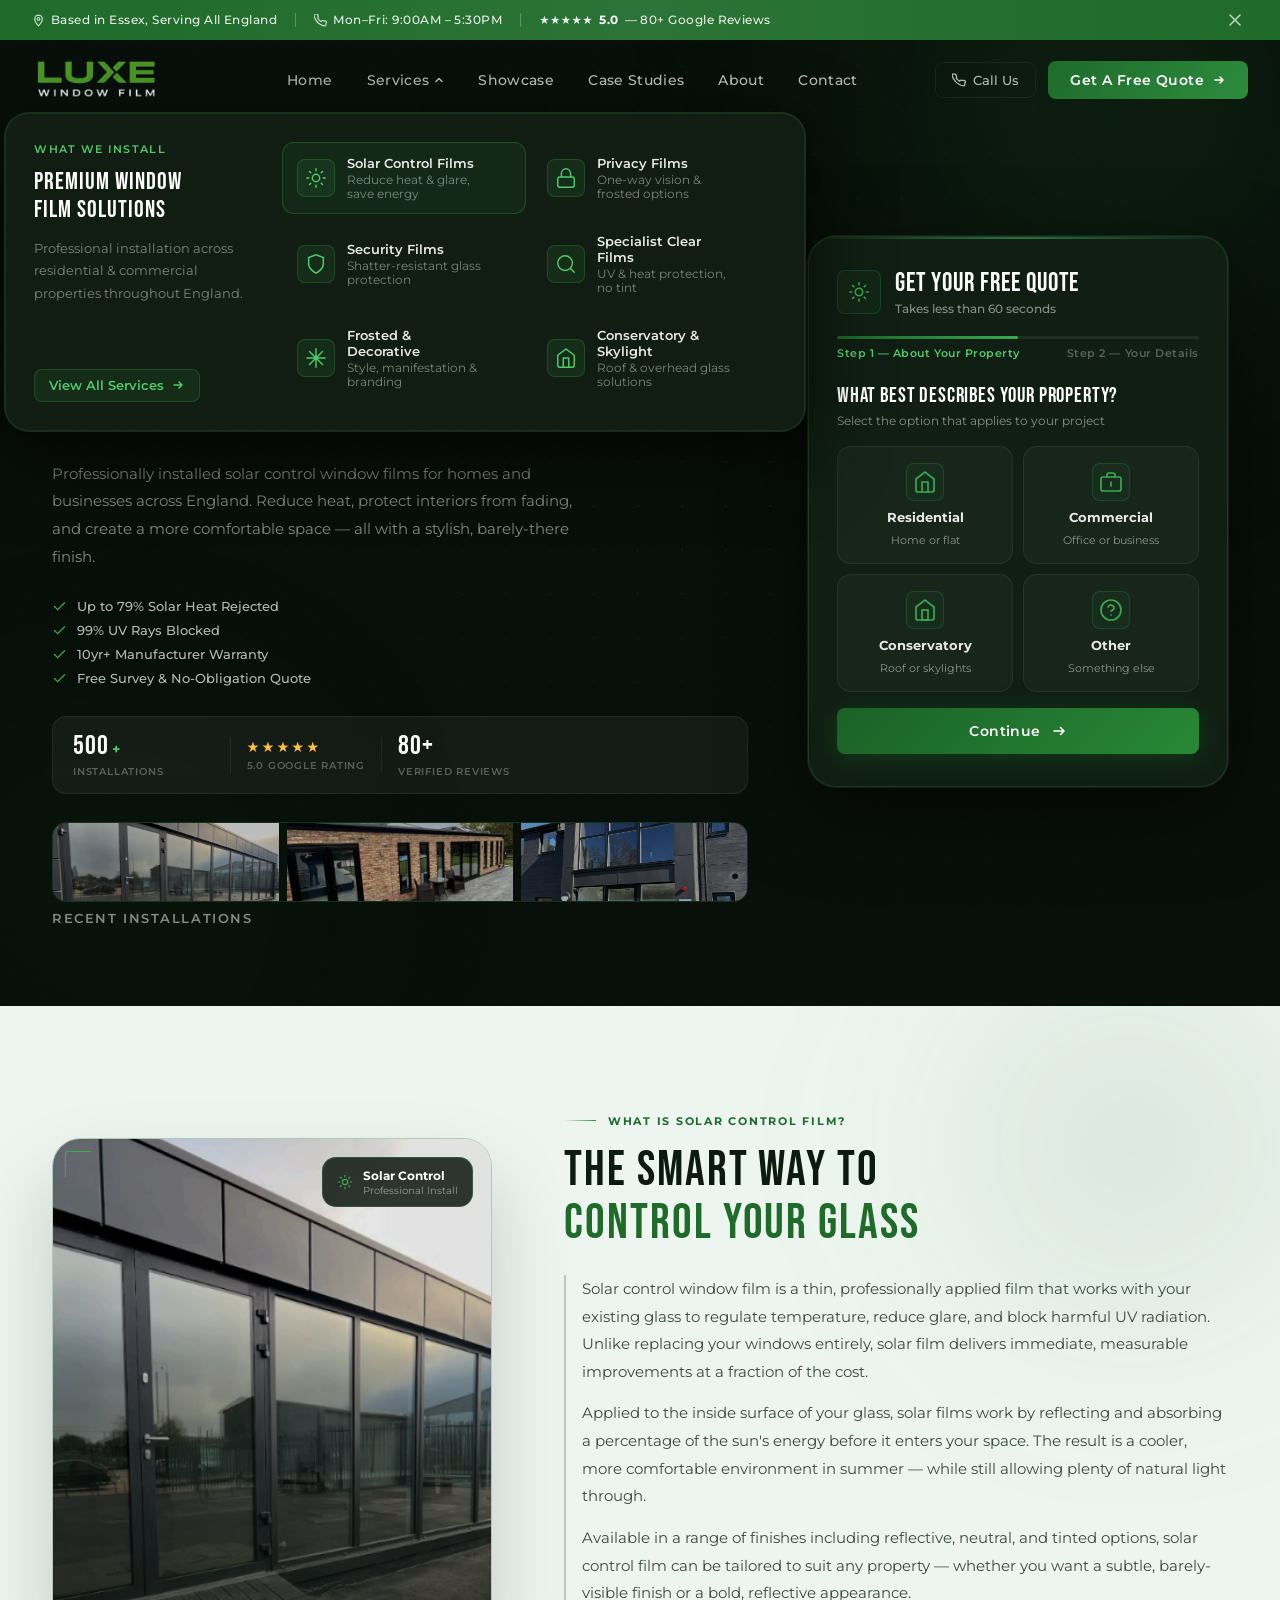
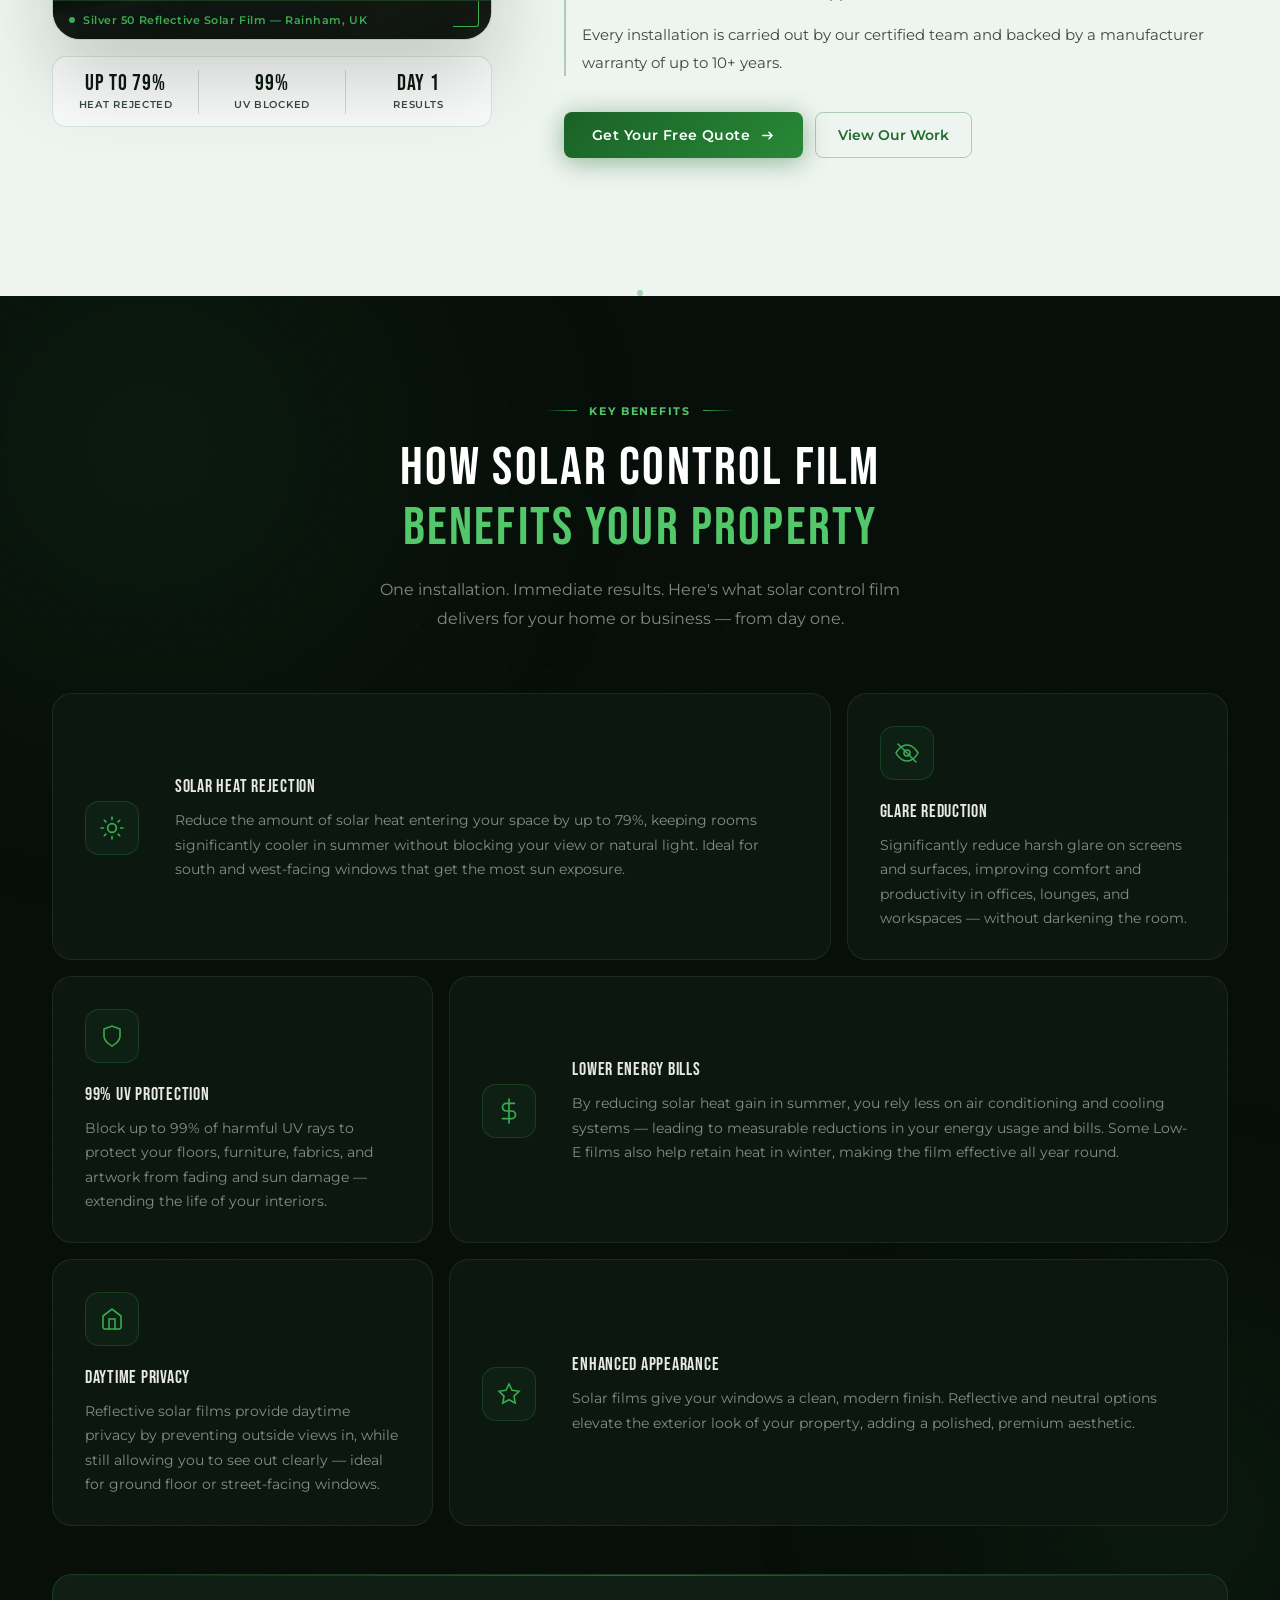
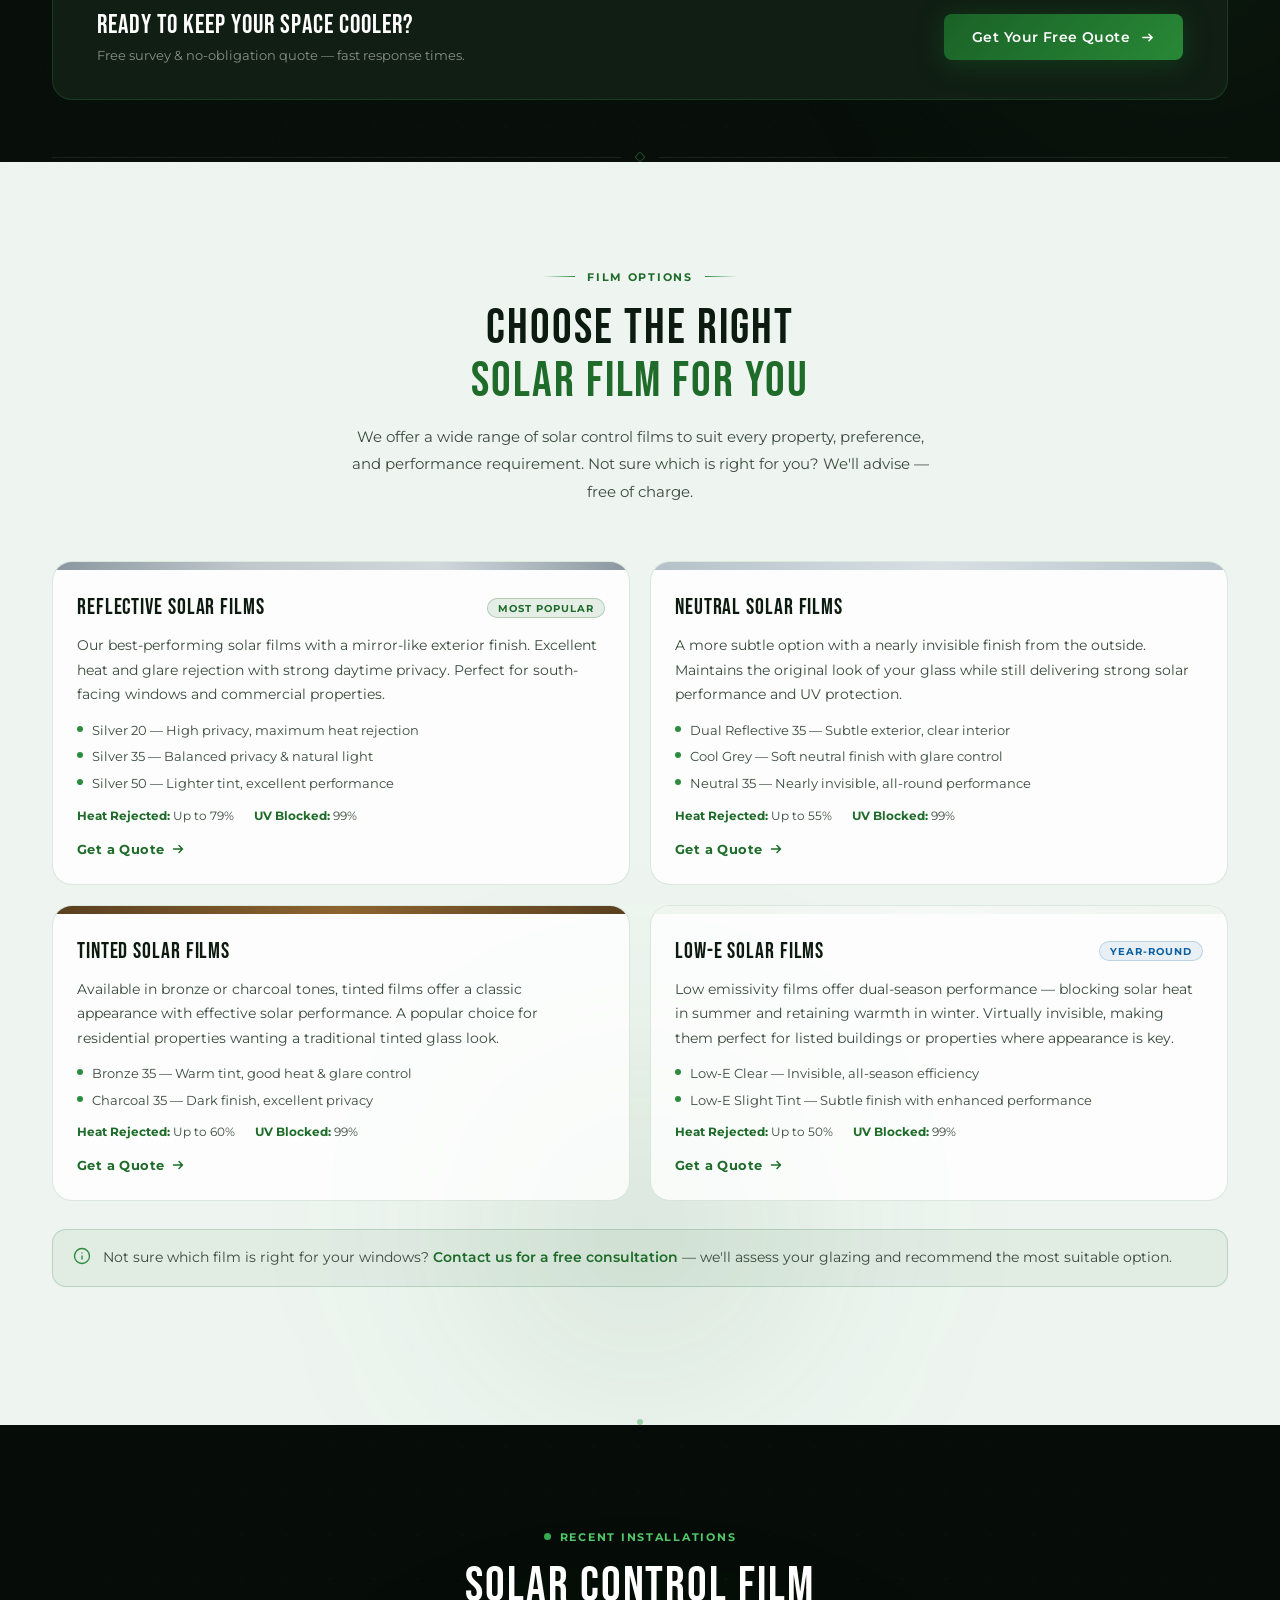
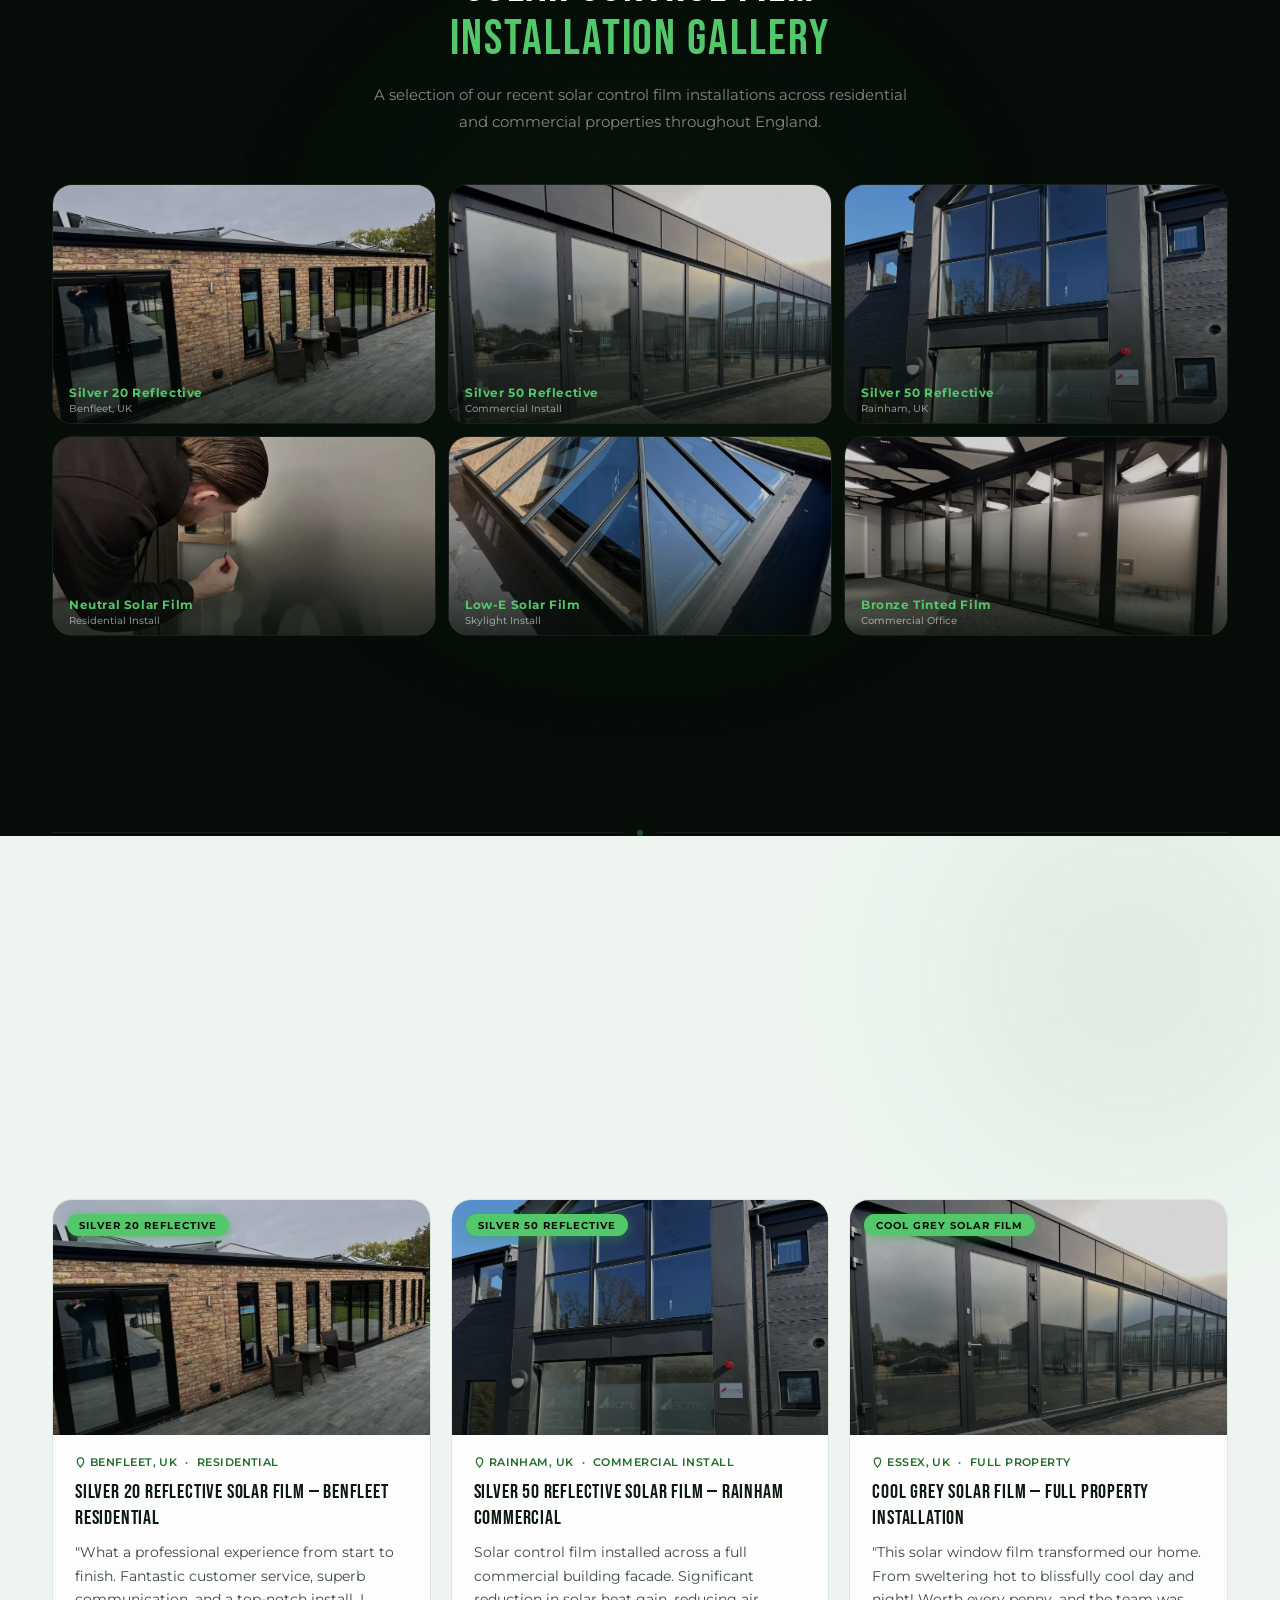
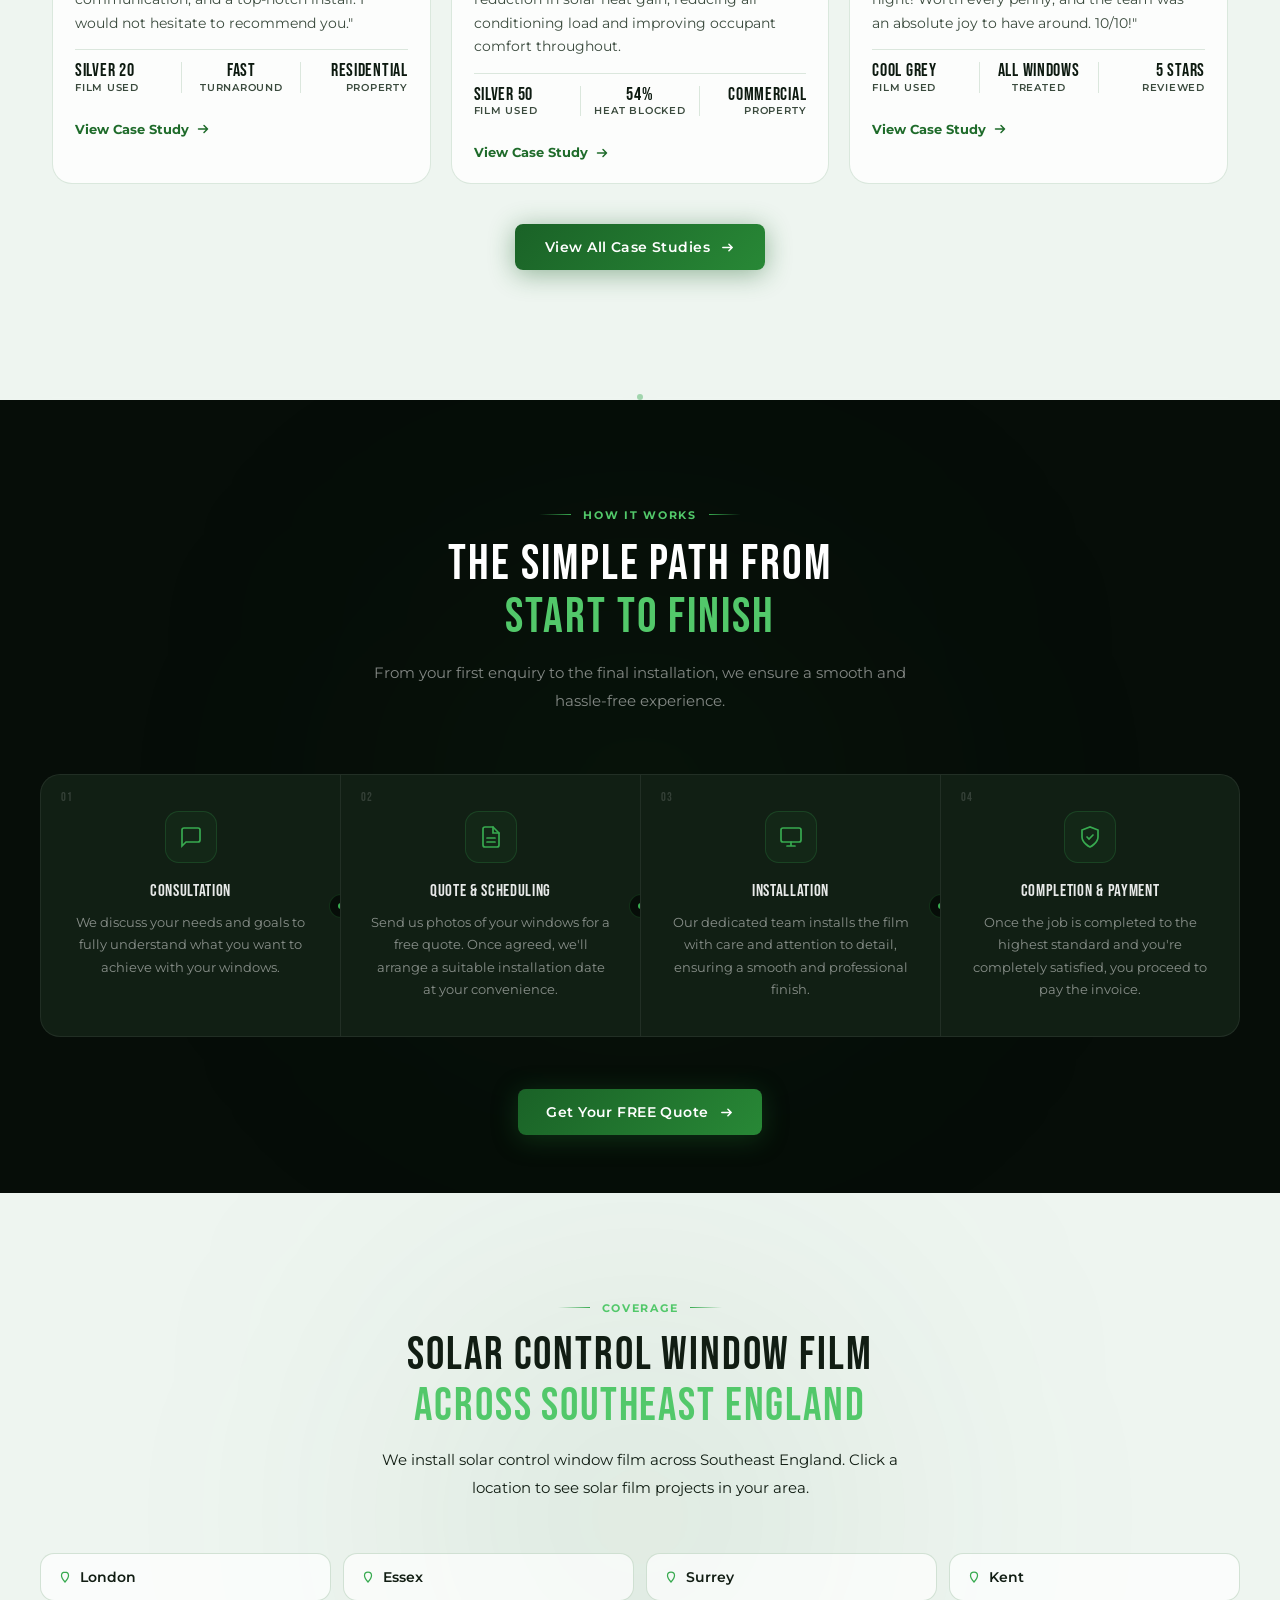
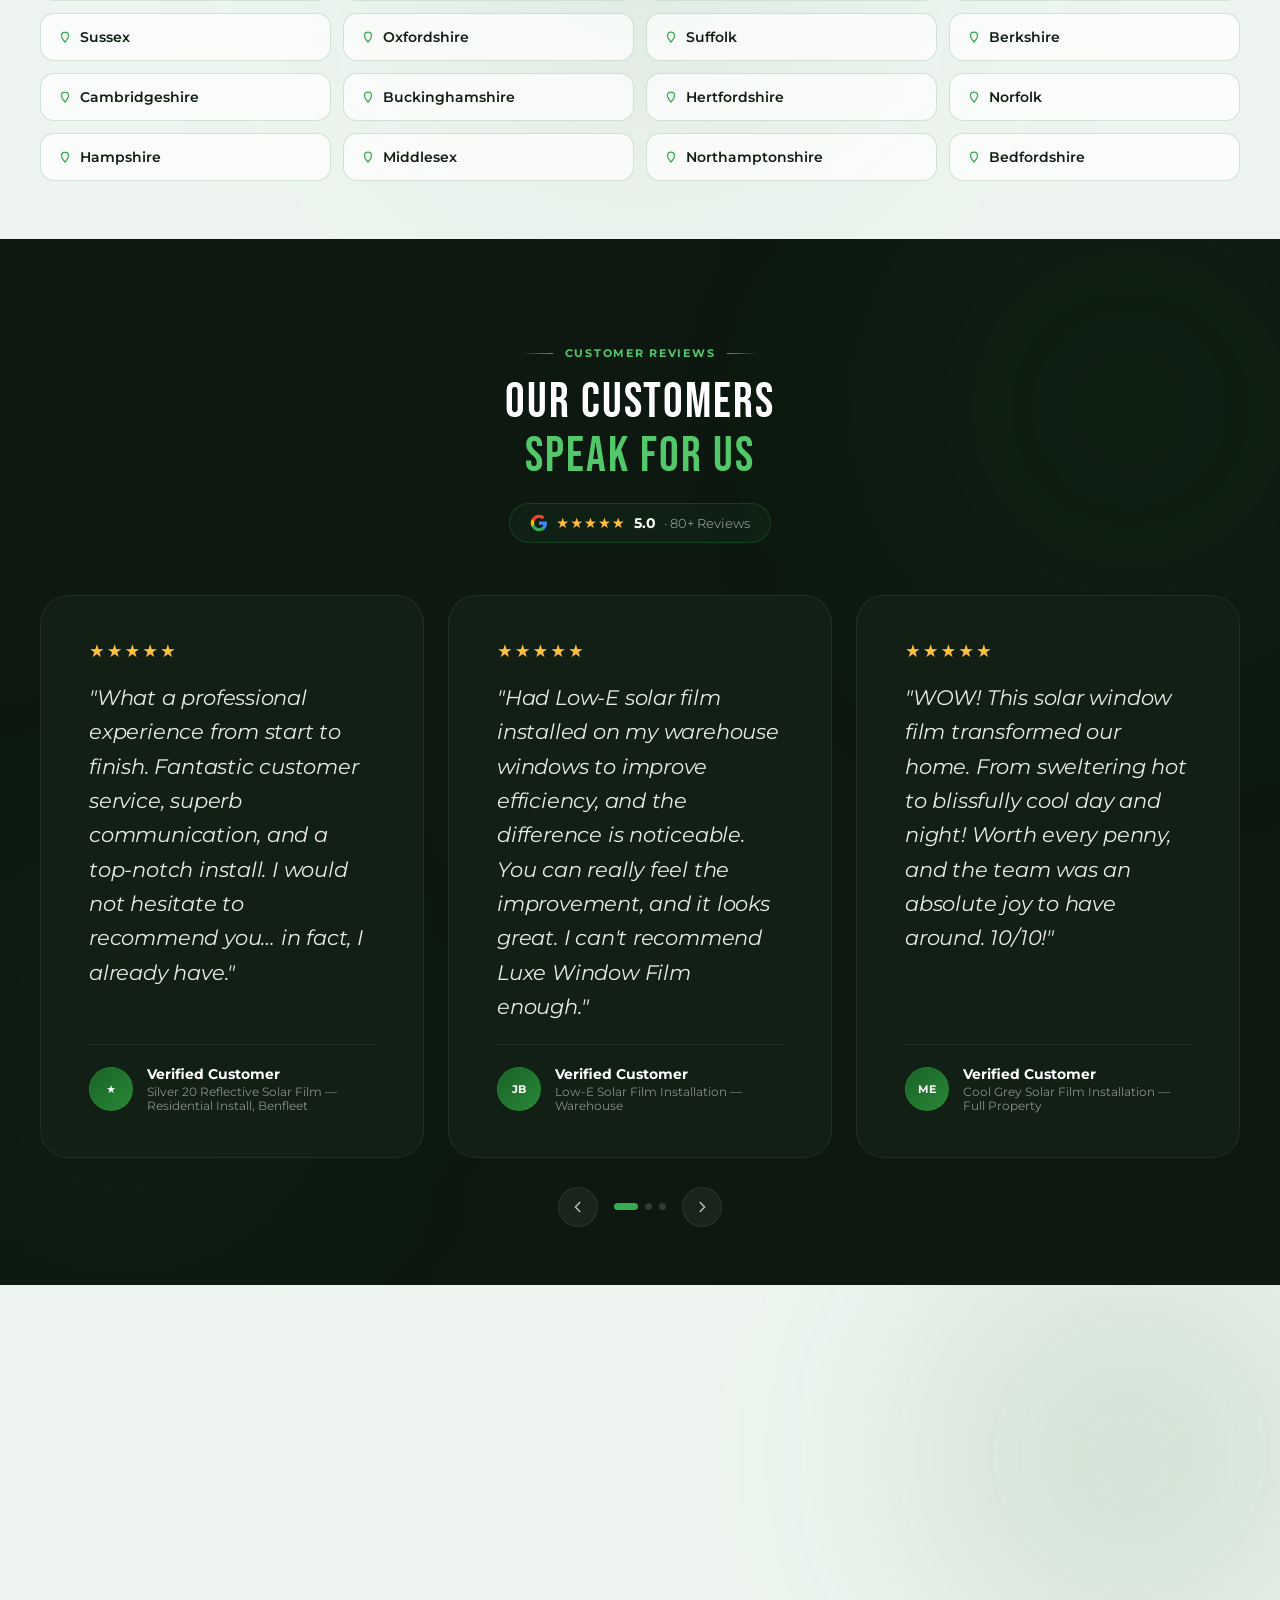
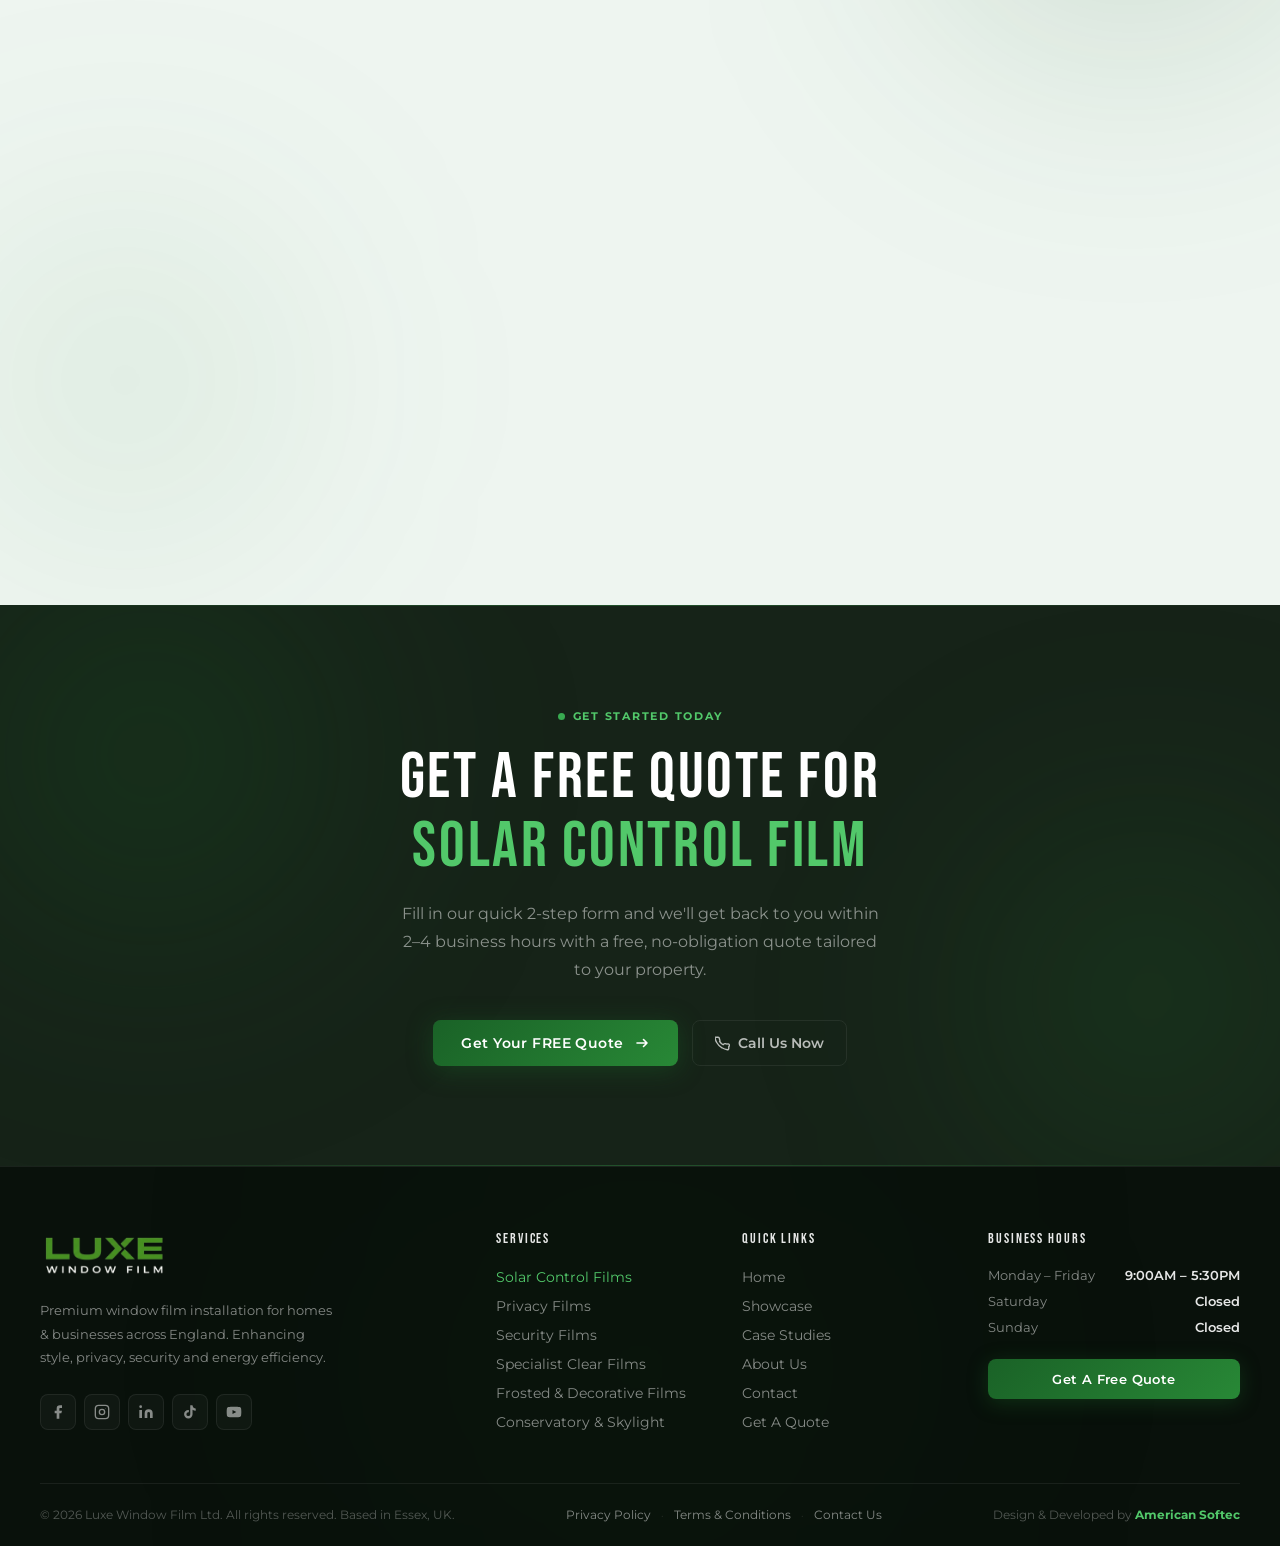
<file: solarcontrolfilms.html>
<!DOCTYPE html>
<html lang="en">

<head>
    <meta charset="UTF-8" />
    <meta name="viewport" content="width=device-width, initial-scale=1.0" />
    <title>Solar Control Window Film Installation | Luxe Window Film Essex</title>
    <meta name="description"
        content="Professional solar control window film installation across England. Reduce heat, block UV rays and cut glare with Luxe Window Film — Essex-based, 5-star rated specialists." />
    <link rel="stylesheet" href="style.css" />
    <link rel="stylesheet" href="solarcontrolfilms.css" />
    <link rel="preconnect" href="https://fonts.googleapis.com" />
    <link rel="preconnect" href="https://fonts.gstatic.com" crossorigin />
    <link
        href="https://fonts.googleapis.com/css2?family=Bebas+Neue&family=Montserrat:wght@300;400;500;600;700&family=Cormorant+Garamond:ital,wght@0,400;0,600;0,700;1,300;1,400;1,600&display=swap"
        rel="stylesheet" />
</head>

<body>

    <!-- TOP ANNOUNCEMENT BAR -->
    <div class="top-bar" id="topBar">
        <div class="top-bar-inner">
            <div class="top-bar-items">
                <span class="top-bar-item">
                    <svg width="13" height="13" viewBox="0 0 24 24" fill="none" stroke="currentColor" stroke-width="2.2"
                        stroke-linecap="round">
                        <path d="M12 2C8.13 2 5 5.13 5 9c0 5.25 7 13 7 13s7-7.75 7-13c0-3.87-3.13-7-7-7z" />
                        <circle cx="12" cy="9" r="2.5" />
                    </svg>
                    Based in Essex, Serving All England
                </span>
                <span class="top-bar-divider"></span>
                <span class="top-bar-item">
                    <svg width="13" height="13" viewBox="0 0 24 24" fill="none" stroke="currentColor" stroke-width="2.2"
                        stroke-linecap="round">
                        <path
                            d="M22 16.92v3a2 2 0 01-2.18 2 19.79 19.79 0 01-8.63-3.07A19.5 19.5 0 013.07 10.8a19.79 19.79 0 01-3.07-8.63A2 2 0 012 0h3a2 2 0 012 1.72c.127.96.361 1.903.7 2.81a2 2 0 01-.45 2.11L6.91 7.91a16 16 0 006.09 6.09l1.27-1.27a2 2 0 012.11-.45c.907.339 1.85.573 2.81.7A2 2 0 0122 16.92z" />
                    </svg>
                    Mon–Fri: 9:00AM – 5:30PM
                </span>
                <span class="top-bar-divider"></span>
                <span class="top-bar-item top-bar-star">★★★★★ <strong>5.0</strong> — 80+ Google Reviews</span>
            </div>
            <button class="top-bar-close" id="topBarClose" aria-label="Close announcement bar">
                <svg width="12" height="12" viewBox="0 0 12 12" fill="none">
                    <path d="M1 1l10 10M11 1L1 11" stroke="currentColor" stroke-width="1.6" stroke-linecap="round" />
                </svg>
            </button>
        </div>
    </div>

    <!-- MAIN HEADER -->
    <header class="site-header" id="siteHeader">
        <div class="header-line-accent"></div>
        <div class="header-container">
            <a href="index.html" class="header-logo" aria-label="Luxe Window Film – Home">
                <div class="logo-wrap"><img src="logo.png" alt="Luxe Window Film Logo" class="logo-img" width="200"
                        height="40" /></div>
            </a>
            <nav class="main-nav" aria-label="Primary navigation">
                <ul class="nav-list">
                    <li class="nav-item"><a href="index.html" class="nav-link"><span
                                class="nav-link-text">Home</span><span class="nav-link-dot"></span></a></li>
                    <li class="nav-item nav-has-mega is-open" id="servicesItem">
                        <a href="/services" class="nav-link nav-link-services is-active" aria-haspopup="true"
                            aria-expanded="true">
                            <span class="nav-link-text">Services</span>
                            <svg class="nav-arrow" width="10" height="10" viewBox="0 0 10 10" fill="none">
                                <path d="M2 3.5L5 6.5L8 3.5" stroke="currentColor" stroke-width="1.6"
                                    stroke-linecap="round" stroke-linejoin="round" />
                            </svg>
                            <span class="nav-link-dot"></span>
                        </a>
                        <div class="mega-menu" id="megaMenu" role="region" aria-label="Services menu">
                            <div class="mega-menu-inner">
                                <div class="mega-left">
                                    <span class="mega-eyebrow">What We Install</span>
                                    <h3 class="mega-title">Premium Window<br />Film Solutions</h3>
                                    <p class="mega-desc">Professional installation across residential &amp; commercial
                                        properties throughout England.</p>
                                    <a href="/services" class="mega-all-link">View All Services <svg width="14"
                                            height="14" viewBox="0 0 14 14" fill="none">
                                            <path d="M3 7h8M8 4l3 3-3 3" stroke="currentColor" stroke-width="1.5"
                                                stroke-linecap="round" stroke-linejoin="round" />
                                        </svg></a>
                                </div>
                                <div class="mega-grid">
                                    <a href="solarcontrolfilms.html" class="mega-card"
                                        style="background:rgba(61,171,82,0.08);border-color:rgba(61,171,82,0.3)">
                                        <div class="mega-card-icon"><svg width="22" height="22" viewBox="0 0 24 24"
                                                fill="none" stroke="currentColor" stroke-width="1.6"
                                                stroke-linecap="round">
                                                <circle cx="12" cy="12" r="4" />
                                                <path
                                                    d="M12 2v2M12 20v2M4.93 4.93l1.41 1.41M17.66 17.66l1.41 1.41M2 12h2M20 12h2M4.93 19.07l1.41-1.41M17.66 6.34l1.41-1.41" />
                                            </svg></div>
                                        <div class="mega-card-body"><strong>Solar Control Films</strong><span>Reduce
                                                heat &amp; glare, save energy</span></div>
                                        <svg class="mega-card-arrow" width="14" height="14" viewBox="0 0 14 14"
                                            fill="none">
                                            <path d="M3 7h8M8 4l3 3-3 3" stroke="currentColor" stroke-width="1.4"
                                                stroke-linecap="round" stroke-linejoin="round" />
                                        </svg>
                                    </a>
                                    <a href="/privacy-films" class="mega-card">
                                        <div class="mega-card-icon"><svg width="22" height="22" viewBox="0 0 24 24"
                                                fill="none" stroke="currentColor" stroke-width="1.6"
                                                stroke-linecap="round">
                                                <rect x="3" y="11" width="18" height="11" rx="2" />
                                                <path d="M7 11V7a5 5 0 0110 0v4" />
                                            </svg></div>
                                        <div class="mega-card-body"><strong>Privacy Films</strong><span>One-way vision
                                                &amp; frosted options</span></div><svg class="mega-card-arrow"
                                            width="14" height="14" viewBox="0 0 14 14" fill="none">
                                            <path d="M3 7h8M8 4l3 3-3 3" stroke="currentColor" stroke-width="1.4"
                                                stroke-linecap="round" stroke-linejoin="round" />
                                        </svg>
                                    </a>
                                    <a href="/security-films" class="mega-card">
                                        <div class="mega-card-icon"><svg width="22" height="22" viewBox="0 0 24 24"
                                                fill="none" stroke="currentColor" stroke-width="1.6"
                                                stroke-linecap="round">
                                                <path d="M12 22s8-4 8-10V5l-8-3-8 3v7c0 6 8 10 8 10z" />
                                            </svg></div>
                                        <div class="mega-card-body"><strong>Security
                                                Films</strong><span>Shatter-resistant glass protection</span></div><svg
                                            class="mega-card-arrow" width="14" height="14" viewBox="0 0 14 14"
                                            fill="none">
                                            <path d="M3 7h8M8 4l3 3-3 3" stroke="currentColor" stroke-width="1.4"
                                                stroke-linecap="round" stroke-linejoin="round" />
                                        </svg>
                                    </a>
                                    <a href="/specialist-clear-films" class="mega-card">
                                        <div class="mega-card-icon"><svg width="22" height="22" viewBox="0 0 24 24"
                                                fill="none" stroke="currentColor" stroke-width="1.6"
                                                stroke-linecap="round">
                                                <circle cx="11" cy="11" r="8" />
                                                <path d="M21 21l-4.35-4.35" />
                                            </svg></div>
                                        <div class="mega-card-body"><strong>Specialist Clear Films</strong><span>UV
                                                &amp; heat protection, no tint</span></div><svg class="mega-card-arrow"
                                            width="14" height="14" viewBox="0 0 14 14" fill="none">
                                            <path d="M3 7h8M8 4l3 3-3 3" stroke="currentColor" stroke-width="1.4"
                                                stroke-linecap="round" stroke-linejoin="round" />
                                        </svg>
                                    </a>
                                    <a href="/frosted-decorative-films" class="mega-card">
                                        <div class="mega-card-icon"><svg width="22" height="22" viewBox="0 0 24 24"
                                                fill="none" stroke="currentColor" stroke-width="1.6"
                                                stroke-linecap="round">
                                                <path
                                                    d="M12 2v20M2 12h20M4.93 4.93l14.14 14.14M19.07 4.93L4.93 19.07" />
                                            </svg></div>
                                        <div class="mega-card-body"><strong>Frosted &amp;
                                                Decorative</strong><span>Style, manifestation &amp; branding</span>
                                        </div><svg class="mega-card-arrow" width="14" height="14" viewBox="0 0 14 14"
                                            fill="none">
                                            <path d="M3 7h8M8 4l3 3-3 3" stroke="currentColor" stroke-width="1.4"
                                                stroke-linecap="round" stroke-linejoin="round" />
                                        </svg>
                                    </a>
                                    <a href="/conservatory-skylight-films" class="mega-card">
                                        <div class="mega-card-icon"><svg width="22" height="22" viewBox="0 0 24 24"
                                                fill="none" stroke="currentColor" stroke-width="1.6"
                                                stroke-linecap="round">
                                                <path d="M3 9l9-7 9 7v11a2 2 0 01-2 2H5a2 2 0 01-2-2V9z" />
                                                <polyline points="9 22 9 12 15 12 15 22" />
                                            </svg></div>
                                        <div class="mega-card-body"><strong>Conservatory &amp;
                                                Skylight</strong><span>Roof &amp; overhead glass solutions</span></div>
                                        <svg class="mega-card-arrow" width="14" height="14" viewBox="0 0 14 14"
                                            fill="none">
                                            <path d="M3 7h8M8 4l3 3-3 3" stroke="currentColor" stroke-width="1.4"
                                                stroke-linecap="round" stroke-linejoin="round" />
                                        </svg>
                                    </a>
                                </div>
                            </div>
                        </div>
                    </li>
                    <li class="nav-item"><a href="/showcase" class="nav-link"><span
                                class="nav-link-text">Showcase</span><span class="nav-link-dot"></span></a></li>
                    <li class="nav-item"><a href="/case-studies" class="nav-link"><span class="nav-link-text">Case
                                Studies</span><span class="nav-link-dot"></span></a></li>
                    <li class="nav-item"><a href="about.html" class="nav-link"><span
                                class="nav-link-text">About</span><span class="nav-link-dot"></span></a></li>
                    <li class="nav-item"><a href="contact.html" class="nav-link"><span
                                class="nav-link-text">Contact</span><span class="nav-link-dot"></span></a></li>
                </ul>
            </nav>
            <div class="header-actions">
                <a href="tel:+441234567890" class="header-phone"><svg width="14" height="14" viewBox="0 0 24 24"
                        fill="none" stroke="currentColor" stroke-width="2.2" stroke-linecap="round">
                        <path
                            d="M22 16.92v3a2 2 0 01-2.18 2 19.79 19.79 0 01-8.63-3.07A19.5 19.5 0 013.07 10.8a19.79 19.79 0 01-3.07-8.63A2 2 0 012 2h3a2 2 0 012 1.72c.127.96.361 1.903.7 2.81a2 2 0 01-.45 2.11L6.91 7.91a16 16 0 006.09 6.09l1.27-1.27a2 2 0 012.11-.45c.907.339 1.85.573 2.81.7A2 2 0 0122 16.92z" />
                    </svg><span>Call Us</span></a>
                <a href="#solarQuoteForm" class="header-cta-btn sf-scroll-cta"><span class="cta-btn-bg"></span><span
                        class="cta-btn-text">Get A Free Quote</span><svg width="14" height="14" viewBox="0 0 14 14"
                        fill="none">
                        <path d="M3 7h8M8 4l3 3-3 3" stroke="currentColor" stroke-width="1.5" stroke-linecap="round"
                            stroke-linejoin="round" />
                    </svg></a>
            </div>
            <button class="hamburger-btn" id="hamburgerBtn" aria-label="Open menu" aria-expanded="false"
                aria-controls="mobileSidebar">
                <div class="hamburger-inner"><span class="h-bar h-bar-1"></span><span class="h-bar h-bar-2"></span><span
                        class="h-bar h-bar-3"></span></div>
            </button>
        </div>
    </header>

    <div class="mob-overlay" id="mobOverlay" aria-hidden="true"></div>
    <aside class="mob-sidebar" id="mobileSidebar" aria-label="Mobile navigation" aria-hidden="true">
        <div class="mob-sidebar-orb"></div>
        <div class="mob-sidebar-head">
            <a href="index.html" class="mob-sidebar-logo" aria-label="Home"><img src="logo.png" alt="Luxe Window Film"
                    width="155" height="31" /></a>
            <button class="mob-close-btn" id="mobCloseBtn" aria-label="Close menu"><svg width="16" height="16"
                    viewBox="0 0 16 16" fill="none">
                    <path d="M2 2l12 12M14 2L2 14" stroke="currentColor" stroke-width="1.8" stroke-linecap="round" />
                </svg></button>
        </div>
        <div class="mob-trust-strip"><span>★★★★★</span><span>5.0 Google Rating</span><span
                class="mob-trust-dot"></span><span>80+ Reviews</span></div>
        <nav class="mob-nav" aria-label="Mobile navigation">
            <ul class="mob-nav-list">
                <li class="mob-nav-item"><a href="index.html" class="mob-nav-link"><span
                            class="mob-nav-num">01</span><span class="mob-nav-label">Home</span><svg
                            class="mob-nav-arrow" width="16" height="16" viewBox="0 0 16 16" fill="none">
                            <path d="M4 8h8M9 5l3 3-3 3" stroke="currentColor" stroke-width="1.5" stroke-linecap="round"
                                stroke-linejoin="round" />
                        </svg></a></li>
                <li class="mob-nav-item mob-has-sub">
                    <button class="mob-nav-link mob-acc-trigger mob-active" aria-expanded="true"
                        aria-controls="mobServicesMenu"><span class="mob-nav-num">02</span><span
                            class="mob-nav-label">Services</span><svg class="mob-acc-chevron" width="16" height="16"
                            viewBox="0 0 16 16" fill="none">
                            <path d="M4 6l4 4 4-4" stroke="currentColor" stroke-width="1.5" stroke-linecap="round"
                                stroke-linejoin="round" />
                        </svg></button>
                    <div class="mob-sub-menu is-open" id="mobServicesMenu" aria-hidden="false">
                        <div class="mob-sub-inner">
                            <a href="solarcontrolfilms.html" class="mob-sub-link" style="color:var(--g-neon)"><span
                                    class="mob-sub-dot"></span>Solar Control Films</a>
                            <a href="/privacy-films" class="mob-sub-link"><span class="mob-sub-dot"></span>Privacy
                                Films</a>
                            <a href="/security-films" class="mob-sub-link"><span class="mob-sub-dot"></span>Security
                                Films</a>
                            <a href="/specialist-clear-films" class="mob-sub-link"><span
                                    class="mob-sub-dot"></span>Specialist Clear Films</a>
                            <a href="/frosted-decorative-films" class="mob-sub-link"><span
                                    class="mob-sub-dot"></span>Frosted &amp; Decorative Films</a>
                            <a href="/conservatory-skylight-films" class="mob-sub-link"><span
                                    class="mob-sub-dot"></span>Conservatory &amp; Skylight</a>
                        </div>
                    </div>
                </li>
                <li class="mob-nav-item"><a href="/showcase" class="mob-nav-link"><span
                            class="mob-nav-num">03</span><span class="mob-nav-label">Showcase</span><svg
                            class="mob-nav-arrow" width="16" height="16" viewBox="0 0 16 16" fill="none">
                            <path d="M4 8h8M9 5l3 3-3 3" stroke="currentColor" stroke-width="1.5" stroke-linecap="round"
                                stroke-linejoin="round" />
                        </svg></a></li>
                <li class="mob-nav-item"><a href="/case-studies" class="mob-nav-link"><span
                            class="mob-nav-num">04</span><span class="mob-nav-label">Case Studies</span><svg
                            class="mob-nav-arrow" width="16" height="16" viewBox="0 0 16 16" fill="none">
                            <path d="M4 8h8M9 5l3 3-3 3" stroke="currentColor" stroke-width="1.5" stroke-linecap="round"
                                stroke-linejoin="round" />
                        </svg></a></li>
                <li class="mob-nav-item"><a href="about.html" class="mob-nav-link"><span
                            class="mob-nav-num">05</span><span class="mob-nav-label">About</span><svg
                            class="mob-nav-arrow" width="16" height="16" viewBox="0 0 16 16" fill="none">
                            <path d="M4 8h8M9 5l3 3-3 3" stroke="currentColor" stroke-width="1.5" stroke-linecap="round"
                                stroke-linejoin="round" />
                        </svg></a></li>
                <li class="mob-nav-item"><a href="contact.html" class="mob-nav-link"><span
                            class="mob-nav-num">06</span><span class="mob-nav-label">Contact</span><svg
                            class="mob-nav-arrow" width="16" height="16" viewBox="0 0 16 16" fill="none">
                            <path d="M4 8h8M9 5l3 3-3 3" stroke="currentColor" stroke-width="1.5" stroke-linecap="round"
                                stroke-linejoin="round" />
                        </svg></a></li>
            </ul>
        </nav>
        <div class="mob-cta-section">
            <a href="#solarQuoteForm" class="mob-cta-primary sf-scroll-cta">Get Your Free Quote <svg width="16"
                    height="16" viewBox="0 0 16 16" fill="none">
                    <path d="M4 8h8M9 5l3 3-3 3" stroke="currentColor" stroke-width="1.5" stroke-linecap="round"
                        stroke-linejoin="round" />
                </svg></a>
            <a href="tel:+441234567890" class="mob-cta-secondary"><svg width="15" height="15" viewBox="0 0 24 24"
                    fill="none" stroke="currentColor" stroke-width="2.2" stroke-linecap="round">
                    <path
                        d="M22 16.92v3a2 2 0 01-2.18 2 19.79 19.79 0 01-8.63-3.07A19.5 19.5 0 013.07 10.8a19.79 19.79 0 01-3.07-8.63A2 2 0 012 2h3a2 2 0 012 1.72c.127.96.361 1.903.7 2.81a2 2 0 01-.45 2.11L6.91 7.91a16 16 0 006.09 6.09l1.27-1.27a2 2 0 012.11-.45c.907.339 1.85.573 2.81.7A2 2 0 0122 16.92z" />
                </svg>Call Us Now</a>
        </div>
        <div class="mob-sidebar-footer">
            <p class="mob-copyright">© 2026 Luxe Window Film Ltd. All rights reserved.</p>
            <p class="mob-credit">Design &amp; Developed by <strong>American Softec</strong></p>
        </div>
    </aside>

    <!-- ═══════════════════════════════════════════════════════════
         [SFHT] SOLAR FILM HERO + TWO-STEP QUOTE FORM
    ═══════════════════════════════════════════════════════════ -->
    <section class="sfht" id="solarHero" aria-labelledby="sfhtHeading">

        <div class="sfht__bg" aria-hidden="true">
            <div class="sfht__bg-grid"></div>
            <div class="sfht__bg-glow sfht__bg-glow--1"></div>
            <div class="sfht__bg-glow sfht__bg-glow--2"></div>
            <div class="sfht__bg-noise"></div>
            <div class="sfht__bg-vignette"></div>
        </div>

        <div class="sfht__wrap">

            <!-- LEFT: Hero Content -->
            <div class="sfht__left">

                <div class="sfht__breadcrumb" data-sf-reveal>
                    <a href="index.html">Home</a>
                    <svg width="12" height="12" viewBox="0 0 12 12" fill="none">
                        <path d="M4 2l4 4-4 4" stroke="currentColor" stroke-width="1.4" stroke-linecap="round"
                            stroke-linejoin="round" />
                    </svg>
                    <a href="/services">Services</a>
                    <svg width="12" height="12" viewBox="0 0 12 12" fill="none">
                        <path d="M4 2l4 4-4 4" stroke="currentColor" stroke-width="1.4" stroke-linecap="round"
                            stroke-linejoin="round" />
                    </svg>
                    <span>Solar Control Films</span>
                </div>

                <div class="sfht__eyebrow" data-sf-reveal data-sf-delay="60">
                    <span class="sfht__eyebrow-dot"></span>
                    <span>Solar Control Films</span>
                    <span class="sfht__eyebrow-line"></span>
                </div>

                <h1 class="sfht__h1" id="sfhtHeading" data-sf-reveal data-sf-delay="120">
                    <span class="sfht__h1-line">Beat the Heat,</span>
                    <span class="sfht__h1-line sfht__h1-line--accent">Block UV Rays</span>
                    <span class="sfht__h1-line sfht__h1-line--serif">&amp; Cut Glare</span>
                </h1>

                <p class="sfht__desc" data-sf-reveal data-sf-delay="180">
                    Professionally installed solar control window films for homes and businesses across England.
                    Reduce heat, protect interiors from fading, and create a more comfortable space — all with a
                    stylish, barely-there finish.
                </p>

                <div class="sfht__trust-items" data-sf-reveal data-sf-delay="240">
                    <div class="sfht__trust-item">
                        <svg width="15" height="15" viewBox="0 0 24 24" fill="none" stroke="currentColor"
                            stroke-width="2" stroke-linecap="round">
                            <polyline points="20 6 9 17 4 12" />
                        </svg>
                        <span>Up to 79% Solar Heat Rejected</span>
                    </div>
                    <div class="sfht__trust-item">
                        <svg width="15" height="15" viewBox="0 0 24 24" fill="none" stroke="currentColor"
                            stroke-width="2" stroke-linecap="round">
                            <polyline points="20 6 9 17 4 12" />
                        </svg>
                        <span>99% UV Rays Blocked</span>
                    </div>
                    <div class="sfht__trust-item">
                        <svg width="15" height="15" viewBox="0 0 24 24" fill="none" stroke="currentColor"
                            stroke-width="2" stroke-linecap="round">
                            <polyline points="20 6 9 17 4 12" />
                        </svg>
                        <span>10yr+ Manufacturer Warranty</span>
                    </div>
                    <div class="sfht__trust-item">
                        <svg width="15" height="15" viewBox="0 0 24 24" fill="none" stroke="currentColor"
                            stroke-width="2" stroke-linecap="round">
                            <polyline points="20 6 9 17 4 12" />
                        </svg>
                        <span>Free Survey &amp; No-Obligation Quote</span>
                    </div>
                </div>

                <div class="sfht__stats" data-sf-reveal data-sf-delay="300">
                    <div class="sfht__stat">
                        <strong class="sfht__count" data-target="500">0</strong><span>+</span>
                        <small>Installations</small>
                    </div>
                    <div class="sfht__stat-sep"></div>
                    <div class="sfht__stat sfht__stat--stars">
                        <div class="sfht__stars">★★★★★</div>
                        <small>5.0 Google Rating</small>
                    </div>
                    <div class="sfht__stat-sep"></div>
                    <div class="sfht__stat">
                        <strong>80+</strong>
                        <small>Verified Reviews</small>
                    </div>
                </div>

                <div class="sfht__img-strip" data-sf-reveal data-sf-delay="360" aria-hidden="true">
                    <div class="sfht__img-strip-inner">
                        <img src="3.png" alt="Solar control film — commercial building" loading="lazy" />
                        <img src="7.JPEG" alt="Solar control film — residential install" loading="lazy" />
                        <img src="2.png" alt="Reflective solar film" loading="lazy" />
                    </div>
                    <span class="sfht__img-strip-label">Recent Installations</span>
                </div>

            </div>

            <!-- RIGHT: Two-Step Quote Form -->
            <div class="sfht__form-col" data-sf-reveal data-sf-delay="100">
                <div class="sfht__form-wrap" id="solarQuoteForm">

                    <div class="sfht__form-head">
                        <div class="sfht__form-icon" aria-hidden="true">
                            <svg width="22" height="22" viewBox="0 0 24 24" fill="none" stroke="currentColor"
                                stroke-width="1.7" stroke-linecap="round">
                                <circle cx="12" cy="12" r="4" />
                                <path
                                    d="M12 2v2M12 20v2M4.93 4.93l1.41 1.41M17.66 17.66l1.41 1.41M2 12h2M20 12h2M4.93 19.07l1.41-1.41M17.66 6.34l1.41-1.41" />
                            </svg>
                        </div>
                        <div>
                            <h2 class="sfht__form-title">Get Your Free Quote</h2>
                            <p class="sfht__form-sub">Takes less than 60 seconds</p>
                        </div>
                    </div>

                    <!-- Step Progress -->
                    <div class="sfht__step-progress" aria-label="Form progress">
                        <div class="sfht__step-track">
                            <div class="sfht__step-fill" id="sfStepFill"></div>
                        </div>
                        <div class="sfht__step-labels">
                            <span class="sfht__step-label sfht__step-label--active" id="sfStep1Label">Step 1 — About
                                Your Property</span>
                            <span class="sfht__step-label" id="sfStep2Label">Step 2 — Your Details</span>
                        </div>
                    </div>

                    <!-- STEP 1: Qualifying Question -->
                    <div class="sfht__form-step" id="sfFormStep1" aria-label="Step 1 of 2">

                        <p class="sfht__form-q">What best describes your property?</p>
                        <p class="sfht__form-q-sub">Select the option that applies to your project</p>

                        <div class="sfht__option-grid" role="radiogroup" aria-label="Property type">
                            <label class="sfht__option" for="sfPropRes">
                                <input type="radio" id="sfPropRes" name="sf_property_type" value="Residential" />
                                <div class="sfht__option-inner">
                                    <div class="sfht__option-icon">
                                        <svg width="24" height="24" viewBox="0 0 24 24" fill="none"
                                            stroke="currentColor" stroke-width="1.7" stroke-linecap="round">
                                            <path d="M3 9l9-7 9 7v11a2 2 0 01-2 2H5a2 2 0 01-2-2V9z" />
                                            <polyline points="9 22 9 12 15 12 15 22" />
                                        </svg>
                                    </div>
                                    <strong>Residential</strong>
                                    <span>Home or flat</span>
                                </div>
                                <div class="sfht__option-check" aria-hidden="true"><svg width="14" height="14"
                                        viewBox="0 0 14 14" fill="none">
                                        <polyline points="2 7 5.5 10.5 12 4" stroke="currentColor" stroke-width="1.8"
                                            stroke-linecap="round" stroke-linejoin="round" />
                                    </svg></div>
                            </label>
                            <label class="sfht__option" for="sfPropCom">
                                <input type="radio" id="sfPropCom" name="sf_property_type" value="Commercial" />
                                <div class="sfht__option-inner">
                                    <div class="sfht__option-icon">
                                        <svg width="24" height="24" viewBox="0 0 24 24" fill="none"
                                            stroke="currentColor" stroke-width="1.7" stroke-linecap="round">
                                            <rect x="2" y="7" width="20" height="14" rx="2" />
                                            <path d="M16 7V5a2 2 0 00-2-2h-4a2 2 0 00-2 2v2" />
                                            <line x1="12" y1="12" x2="12" y2="16" />
                                        </svg>
                                    </div>
                                    <strong>Commercial</strong>
                                    <span>Office or business</span>
                                </div>
                                <div class="sfht__option-check" aria-hidden="true"><svg width="14" height="14"
                                        viewBox="0 0 14 14" fill="none">
                                        <polyline points="2 7 5.5 10.5 12 4" stroke="currentColor" stroke-width="1.8"
                                            stroke-linecap="round" stroke-linejoin="round" />
                                    </svg></div>
                            </label>
                            <label class="sfht__option" for="sfPropCon">
                                <input type="radio" id="sfPropCon" name="sf_property_type" value="Conservatory" />
                                <div class="sfht__option-inner">
                                    <div class="sfht__option-icon">
                                        <svg width="24" height="24" viewBox="0 0 24 24" fill="none"
                                            stroke="currentColor" stroke-width="1.7" stroke-linecap="round">
                                            <path d="M3 9l9-7 9 7v11a2 2 0 01-2 2H5a2 2 0 01-2-2V9z" />
                                            <rect x="9" y="12" width="6" height="10" />
                                        </svg>
                                    </div>
                                    <strong>Conservatory</strong>
                                    <span>Roof or skylights</span>
                                </div>
                                <div class="sfht__option-check" aria-hidden="true"><svg width="14" height="14"
                                        viewBox="0 0 14 14" fill="none">
                                        <polyline points="2 7 5.5 10.5 12 4" stroke="currentColor" stroke-width="1.8"
                                            stroke-linecap="round" stroke-linejoin="round" />
                                    </svg></div>
                            </label>
                            <label class="sfht__option" for="sfPropOth">
                                <input type="radio" id="sfPropOth" name="sf_property_type" value="Other" />
                                <div class="sfht__option-inner">
                                    <div class="sfht__option-icon">
                                        <svg width="24" height="24" viewBox="0 0 24 24" fill="none"
                                            stroke="currentColor" stroke-width="1.7" stroke-linecap="round">
                                            <circle cx="12" cy="12" r="10" />
                                            <path d="M9.09 9a3 3 0 015.83 1c0 2-3 3-3 3M12 17h.01" />
                                        </svg>
                                    </div>
                                    <strong>Other</strong>
                                    <span>Something else</span>
                                </div>
                                <div class="sfht__option-check" aria-hidden="true"><svg width="14" height="14"
                                        viewBox="0 0 14 14" fill="none">
                                        <polyline points="2 7 5.5 10.5 12 4" stroke="currentColor" stroke-width="1.8"
                                            stroke-linecap="round" stroke-linejoin="round" />
                                    </svg></div>
                            </label>
                        </div>

                        <div class="sfht__step1-error" id="sfStep1Error" role="alert" aria-live="polite">Please select
                            an option to continue</div>

                        <button class="sfht__next-btn" id="sfNextBtn" type="button">
                            <span class="sfht__next-btn-bg"></span>
                            <span>Continue</span>
                            <svg width="16" height="16" viewBox="0 0 16 16" fill="none">
                                <path d="M3 8h10M9.5 4.5L13 8l-3.5 3.5" stroke="currentColor" stroke-width="1.6"
                                    stroke-linecap="round" stroke-linejoin="round" />
                            </svg>
                        </button>

                    </div>

                    <!-- STEP 2: Contact Details -->
                    <div class="sfht__form-step sfht__form-step--hidden" id="sfFormStep2" aria-label="Step 2 of 2">

                        <button class="sfht__back-btn" id="sfBackBtn" type="button">
                            <svg width="14" height="14" viewBox="0 0 14 14" fill="none">
                                <path d="M11 7H3M6.5 3.5L3 7l3.5 3.5" stroke="currentColor" stroke-width="1.6"
                                    stroke-linecap="round" stroke-linejoin="round" />
                            </svg>
                            <span>Back</span>
                        </button>

                        <div class="sfht__selected-badge" id="sfSelectedBadge">
                            <svg width="13" height="13" viewBox="0 0 24 24" fill="none" stroke="currentColor"
                                stroke-width="2" stroke-linecap="round">
                                <polyline points="20 6 9 17 4 12" />
                            </svg>
                            <span id="sfSelectedText">Residential</span>
                        </div>

                        <form class="sfht__contact-form" id="sfContactForm" novalidate>
                            <input type="hidden" name="sf_service" value="Solar Control Films" />
                            <input type="hidden" name="sf_property_type" id="sfHiddenType" />

                            <div class="sfht__form-row sfht__form-row--2">
                                <div class="sfht__form-field">
                                    <label class="sfht__form-label" for="sf_fname">First Name <span
                                            aria-hidden="true">*</span></label>
                                    <input class="sfht__form-input" type="text" id="sf_fname" name="sf_fname"
                                        placeholder="First name" required autocomplete="given-name" />
                                </div>
                                <div class="sfht__form-field">
                                    <label class="sfht__form-label" for="sf_lname">Last Name <span
                                            aria-hidden="true">*</span></label>
                                    <input class="sfht__form-input" type="text" id="sf_lname" name="sf_lname"
                                        placeholder="Last name" required autocomplete="family-name" />
                                </div>
                            </div>

                            <div class="sfht__form-field">
                                <label class="sfht__form-label" for="sf_email">Email Address <span
                                        aria-hidden="true">*</span></label>
                                <input class="sfht__form-input" type="email" id="sf_email" name="sf_email"
                                    placeholder="your@email.com" required autocomplete="email" />
                            </div>

                            <div class="sfht__form-field">
                                <label class="sfht__form-label" for="sf_phone">Phone / Mobile <span
                                        aria-hidden="true">*</span></label>
                                <input class="sfht__form-input" type="tel" id="sf_phone" name="sf_phone"
                                    placeholder="Your phone number" required autocomplete="tel" />
                            </div>

                            <div class="sfht__form-field">
                                <label class="sfht__form-label" for="sf_postcode">Postcode <span
                                        aria-hidden="true">*</span></label>
                                <input class="sfht__form-input" type="text" id="sf_postcode" name="sf_postcode"
                                    placeholder="e.g. SS1 1AB" required autocomplete="postal-code" />
                            </div>

                            <div class="sfht__form-field">
                                <label class="sfht__form-label" for="sf_message">Message <span
                                        class="sfht__optional">(optional)</span></label>
                                <textarea class="sfht__form-input sfht__form-textarea" id="sf_message" name="sf_message"
                                    rows="3" placeholder="Tell us about your windows or project..."></textarea>
                            </div>

                            <button type="submit" class="sfht__submit-btn">
                                <span class="sfht__submit-bg"></span>
                                <span class="sfht__submit-label">Get My Free Quote</span>
                                <svg class="sfht__submit-icon" width="16" height="16" viewBox="0 0 16 16" fill="none">
                                    <path d="M3 8h10M9.5 4.5L13 8l-3.5 3.5" stroke="currentColor" stroke-width="1.6"
                                        stroke-linecap="round" stroke-linejoin="round" />
                                </svg>
                            </button>

                            <p class="sfht__form-note">We typically respond within 2–4 business hours.</p>
                        </form>

                    </div>

                    <!-- Success State -->
                    <div class="sfht__form-success sfht__form-step--hidden" id="sfFormSuccess" aria-live="polite">
                        <div class="sfht__success-icon">
                            <svg width="32" height="32" viewBox="0 0 32 32" fill="none">
                                <circle cx="16" cy="16" r="15" stroke="currentColor" stroke-width="1.5" />
                                <polyline points="9 16 13.5 20.5 23 12" stroke="currentColor" stroke-width="2"
                                    stroke-linecap="round" stroke-linejoin="round" />
                            </svg>
                        </div>
                        <h3>Quote Request Sent!</h3>
                        <p>Thanks — we'll be in touch within 2–4 business hours to discuss your solar control film
                            project.</p>
                    </div>

                </div>
            </div>

        </div>

    </section>
    <!-- [SFHT] END -->


    <!-- ═══════════════════════════════════════════════════════════
         [SFIN] SERVICE INTRODUCTION
    ═══════════════════════════════════════════════════════════ -->
    <section class="sfin section-light" id="solarIntro" aria-labelledby="sfinHeading">

        <div class="sfin__bg" aria-hidden="true">
            <div class="sfin__bg-grid"></div>
            <div class="sfin__bg-glow"></div>
        </div>

        <div class="sfin__wrap">

            <div class="sfin__visual" data-sfin-reveal>
                <div class="sfin__img-frame">
                    <div class="sfin__img-corner sfin__img-corner--tl"></div>
                    <div class="sfin__img-corner sfin__img-corner--br"></div>
                    <img src="3.png" alt="Solar control window film on commercial building" class="sfin__img"
                        loading="lazy" width="560" height="620" />
                    <div class="sfin__img-overlay"></div>
                    <div class="sfin__img-badge">
                        <svg width="16" height="16" viewBox="0 0 24 24" fill="none" stroke="currentColor"
                            stroke-width="1.8" stroke-linecap="round">
                            <circle cx="12" cy="12" r="4" />
                            <path
                                d="M12 2v2M12 20v2M4.93 4.93l1.41 1.41M17.66 17.66l1.41 1.41M2 12h2M20 12h2M4.93 19.07l1.41-1.41M17.66 6.34l1.41-1.41" />
                        </svg>
                        <div><strong>Solar Control</strong><span>Professional Install</span></div>
                    </div>
                    <div class="sfin__img-label">
                        <span class="sfin__img-label-dot"></span>
                        <span>Silver 50 Reflective Solar Film — Rainham, UK</span>
                    </div>
                </div>
                <div class="sfin__mini-stats">
                    <div class="sfin__mini-stat"><strong>Up to 79%</strong><span>Heat Rejected</span></div>
                    <div class="sfin__mini-sep"></div>
                    <div class="sfin__mini-stat"><strong>99%</strong><span>UV Blocked</span></div>
                    <div class="sfin__mini-sep"></div>
                    <div class="sfin__mini-stat"><strong>Day 1</strong><span>Results</span></div>
                </div>
            </div>

            <div class="sfin__content">
                <div class="sfin__eyebrow" data-sfin-reveal data-sfin-delay="80">
                    <span class="sfin__eyebrow-bar"></span>
                    <span>What Is Solar Control Film?</span>
                </div>
                <h2 class="sfin__title" id="sfinHeading" data-sfin-reveal data-sfin-delay="140">
                    The Smart Way to<br /><em>Control Your Glass</em>
                </h2>
                <div class="sfin__prose" data-sfin-reveal data-sfin-delay="200">
                    <p>Solar control window film is a thin, professionally applied film that works with your existing
                        glass to regulate temperature, reduce glare, and block harmful UV radiation. Unlike replacing
                        your windows entirely, solar film delivers immediate, measurable improvements at a fraction of
                        the cost.</p>
                    <p>Applied to the inside surface of your glass, solar films work by reflecting and absorbing a
                        percentage of the sun's energy before it enters your space. The result is a cooler, more
                        comfortable environment in summer — while still allowing plenty of natural light through.</p>
                    <p>Available in a range of finishes including reflective, neutral, and tinted options, solar control
                        film can be tailored to suit any property — whether you want a subtle, barely-visible finish or
                        a bold, reflective appearance.</p>
                    <p>Every installation is carried out by our certified team and backed by a manufacturer warranty of
                        up to 10+ years.</p>
                </div>
                <div class="sfin__cta-row" data-sfin-reveal data-sfin-delay="280">
                    <a href="#solarQuoteForm" class="sfin__cta-btn sf-scroll-cta">
                        <span class="sfin__cta-btn-bg"></span>
                        <span>Get Your Free Quote</span>
                        <svg width="15" height="15" viewBox="0 0 16 16" fill="none">
                            <path d="M3 8h10M9.5 4.5L13 8l-3.5 3.5" stroke="currentColor" stroke-width="1.6"
                                stroke-linecap="round" stroke-linejoin="round" />
                        </svg>
                    </a>
                    <a href="/showcase" class="sfin__ghost-btn">View Our Work</a>
                </div>
            </div>

        </div>

        <div class="sfin__divider" aria-hidden="true">
            <div class="sfin__divider-line"></div>
            <div class="sfin__divider-dot"></div>
            <div class="sfin__divider-line"></div>
        </div>

    </section>
    <!-- [SFIN] END -->


    <!-- ═══════════════════════════════════════════════════════════
         [SFBN] SOLAR-SPECIFIC BENEFITS
    ═══════════════════════════════════════════════════════════ -->
    <section class="sfbn" id="solarBenefits" aria-labelledby="sfbnHeading">

        <div class="sfbn__bg" aria-hidden="true">
            <div class="sfbn__bg-grid"></div>
            <div class="sfbn__bg-glow sfbn__bg-glow--1"></div>
            <div class="sfbn__bg-glow sfbn__bg-glow--2"></div>
            <div class="sfbn__bg-noise"></div>
        </div>

        <div class="sfbn__wrap">

            <div class="sfbn__header" data-sfbn-reveal>
                <div class="sfbn__eyebrow">
                    <span class="sfbn__eyebrow-line"></span>
                    <span>Key Benefits</span>
                    <span class="sfbn__eyebrow-line sfbn__eyebrow-line--rev"></span>
                </div>
                <h2 class="sfbn__title" id="sfbnHeading">
                    How Solar Control Film<br /><em>Benefits Your Property</em>
                </h2>
                <p class="sfbn__subtitle">One installation. Immediate results. Here's what solar control film delivers
                    for your home or business — from day one.</p>
            </div>

            <div class="sfbn__grid" role="list">

                <article class="sfbn__card sfbn__card--wide" role="listitem" data-sfbn-reveal data-sfbn-delay="80">
                    <div class="sfbn__card-glow"></div>
                    <div class="sfbn__card-inner">
                        <div class="sfbn__card-icon-wrap">
                            <div class="sfbn__card-icon">
                                <svg width="26" height="26" viewBox="0 0 24 24" fill="none" stroke="currentColor"
                                    stroke-width="1.6" stroke-linecap="round">
                                    <circle cx="12" cy="12" r="4" />
                                    <path
                                        d="M12 2v2M12 20v2M4.93 4.93l1.41 1.41M17.66 17.66l1.41 1.41M2 12h2M20 12h2M4.93 19.07l1.41-1.41M17.66 6.34l1.41-1.41" />
                                </svg>
                            </div>
                            <div class="sfbn__card-icon-ring"></div>
                        </div>
                        <div class="sfbn__card-content">
                            <h3 class="sfbn__card-title">Solar Heat Rejection</h3>
                            <p class="sfbn__card-text">Reduce the amount of solar heat entering your space by up to 79%,
                                keeping rooms significantly cooler in summer without blocking your view or natural
                                light. Ideal for south and west-facing windows that get the most sun exposure.</p>
                        </div>
                    </div>
                </article>

                <article class="sfbn__card" role="listitem" data-sfbn-reveal data-sfbn-delay="160">
                    <div class="sfbn__card-glow"></div>
                    <div class="sfbn__card-inner">
                        <div class="sfbn__card-icon-wrap">
                            <div class="sfbn__card-icon">
                                <svg width="24" height="24" viewBox="0 0 24 24" fill="none" stroke="currentColor"
                                    stroke-width="1.6" stroke-linecap="round">
                                    <path d="M1 12s4-8 11-8 11 8 11 8-4 8-11 8-11-8-11-8z" />
                                    <circle cx="12" cy="12" r="3" />
                                    <line x1="3" y1="3" x2="21" y2="21" />
                                </svg>
                            </div>
                        </div>
                        <div class="sfbn__card-content">
                            <h3 class="sfbn__card-title">Glare Reduction</h3>
                            <p class="sfbn__card-text">Significantly reduce harsh glare on screens and surfaces,
                                improving comfort and productivity in offices, lounges, and workspaces — without
                                darkening the room.</p>
                        </div>
                    </div>
                </article>

                <article class="sfbn__card" role="listitem" data-sfbn-reveal data-sfbn-delay="240">
                    <div class="sfbn__card-glow"></div>
                    <div class="sfbn__card-inner">
                        <div class="sfbn__card-icon-wrap">
                            <div class="sfbn__card-icon">
                                <svg width="24" height="24" viewBox="0 0 24 24" fill="none" stroke="currentColor"
                                    stroke-width="1.6" stroke-linecap="round">
                                    <path d="M12 22s8-4 8-10V5l-8-3-8 3v7c0 6 8 10 8 10z" />
                                </svg>
                            </div>
                        </div>
                        <div class="sfbn__card-content">
                            <h3 class="sfbn__card-title">99% UV Protection</h3>
                            <p class="sfbn__card-text">Block up to 99% of harmful UV rays to protect your floors,
                                furniture, fabrics, and artwork from fading and sun damage — extending the life of your
                                interiors.</p>
                        </div>
                    </div>
                </article>

                <article class="sfbn__card sfbn__card--wide" role="listitem" data-sfbn-reveal data-sfbn-delay="320">
                    <div class="sfbn__card-glow"></div>
                    <div class="sfbn__card-inner">
                        <div class="sfbn__card-icon-wrap">
                            <div class="sfbn__card-icon">
                                <svg width="26" height="26" viewBox="0 0 24 24" fill="none" stroke="currentColor"
                                    stroke-width="1.6" stroke-linecap="round">
                                    <line x1="12" y1="1" x2="12" y2="23" />
                                    <path d="M17 5H9.5a3.5 3.5 0 000 7h5a3.5 3.5 0 010 7H6" />
                                </svg>
                            </div>
                            <div class="sfbn__card-icon-ring"></div>
                        </div>
                        <div class="sfbn__card-content">
                            <h3 class="sfbn__card-title">Lower Energy Bills</h3>
                            <p class="sfbn__card-text">By reducing solar heat gain in summer, you rely less on air
                                conditioning and cooling systems — leading to measurable reductions in your energy usage
                                and bills. Some Low-E films also help retain heat in winter, making the film effective
                                all year round.</p>
                        </div>
                    </div>
                </article>

                <article class="sfbn__card" role="listitem" data-sfbn-reveal data-sfbn-delay="400">
                    <div class="sfbn__card-glow"></div>
                    <div class="sfbn__card-inner">
                        <div class="sfbn__card-icon-wrap">
                            <div class="sfbn__card-icon">
                                <svg width="24" height="24" viewBox="0 0 24 24" fill="none" stroke="currentColor"
                                    stroke-width="1.6" stroke-linecap="round">
                                    <path d="M3 9l9-7 9 7v11a2 2 0 01-2 2H5a2 2 0 01-2-2V9z" />
                                    <polyline points="9 22 9 12 15 12 15 22" />
                                </svg>
                            </div>
                        </div>
                        <div class="sfbn__card-content">
                            <h3 class="sfbn__card-title">Daytime Privacy</h3>
                            <p class="sfbn__card-text">Reflective solar films provide daytime privacy by preventing
                                outside views in, while still allowing you to see out clearly — ideal for ground floor
                                or street-facing windows.</p>
                        </div>
                    </div>
                </article>

                <article class="sfbn__card sfbn__card--wide" role="listitem" data-sfbn-reveal data-sfbn-delay="480">
                    <div class="sfbn__card-glow"></div>
                    <div class="sfbn__card-inner">
                        <div class="sfbn__card-icon-wrap">
                            <div class="sfbn__card-icon">
                                <svg width="24" height="24" viewBox="0 0 24 24" fill="none" stroke="currentColor"
                                    stroke-width="1.6" stroke-linecap="round">
                                    <path
                                        d="M12 2l3.09 6.26L22 9.27l-5 4.87 1.18 6.88L12 17.77l-6.18 3.25L7 14.14 2 9.27l6.91-1.01L12 2z" />
                                </svg>
                            </div>
                        </div>
                        <div class="sfbn__card-content">
                            <h3 class="sfbn__card-title">Enhanced Appearance</h3>
                            <p class="sfbn__card-text">Solar films give your windows a clean, modern finish. Reflective
                                and neutral options elevate the exterior look of your property, adding a polished,
                                premium aesthetic.</p>
                        </div>
                    </div>
                </article>

            </div>

            <div class="sfbn__cta-strip" data-sfbn-reveal data-sfbn-delay="560">
                <div class="sfbn__cta-left">
                    <p class="sfbn__cta-heading">Ready to keep your space cooler?</p>
                    <p class="sfbn__cta-sub">Free survey &amp; no-obligation quote — fast response times.</p>
                </div>
                <div class="sfbn__cta-right">
                    <a href="#solarQuoteForm" class="sfbn__cta-btn sf-scroll-cta">
                        <span class="sfbn__cta-btn-bg"></span>
                        <span>Get Your Free Quote</span>
                        <svg width="15" height="15" viewBox="0 0 16 16" fill="none">
                            <path d="M3 8h10M9.5 4.5L13 8l-3.5 3.5" stroke="currentColor" stroke-width="1.6"
                                stroke-linecap="round" stroke-linejoin="round" />
                        </svg>
                    </a>
                </div>
            </div>

        </div>

        <div class="sfbn__divider" aria-hidden="true">
            <div class="sfbn__divider-line"></div>
            <div class="sfbn__divider-diamond"><svg width="10" height="10" viewBox="0 0 10 10" fill="none">
                    <rect x="1.5" y="1.5" width="7" height="7" rx="1" transform="rotate(45 5 5)" stroke="currentColor"
                        stroke-width="1" fill="none" />
                </svg></div>
            <div class="sfbn__divider-line"></div>
        </div>

    </section>
    <!-- [SFBN] END -->


    <!-- ═══════════════════════════════════════════════════════════
         [SFFO] FILM OPTIONS
    ═══════════════════════════════════════════════════════════ -->
    <section class="sffo section-light" id="filmOptions" aria-labelledby="sffoHeading">

        <div class="sffo__bg" aria-hidden="true">
            <div class="sffo__bg-grid"></div>
            <div class="sffo__bg-glow"></div>
        </div>

        <div class="sffo__wrap">

            <div class="sffo__header" data-sffo-reveal>
                <div class="sffo__eyebrow">
                    <span class="sffo__eyebrow-bar"></span>
                    <span>Film Options</span>
                    <span class="sffo__eyebrow-bar sffo__eyebrow-bar--rev"></span>
                </div>
                <h2 class="sffo__title" id="sffoHeading">
                    Choose the Right<br /><em>Solar Film for You</em>
                </h2>
                <p class="sffo__subtitle">We offer a wide range of solar control films to suit every property,
                    preference, and performance requirement. Not sure which is right for you? We'll advise — free of
                    charge.</p>
            </div>

            <div class="sffo__grid" role="list">

                <article class="sffo__card" role="listitem" data-sffo-reveal data-sffo-delay="80">
                    <div class="sffo__card-swatch sffo__card-swatch--reflective"></div>
                    <div class="sffo__card-body">
                        <div class="sffo__card-top">
                            <h3 class="sffo__card-title">Reflective Solar Films</h3>
                            <span class="sffo__card-badge sffo__card-badge--popular">Most Popular</span>
                        </div>
                        <p class="sffo__card-text">Our best-performing solar films with a mirror-like exterior finish.
                            Excellent heat and glare rejection with strong daytime privacy. Perfect for south-facing
                            windows and commercial properties.</p>
                        <ul class="sffo__card-films" aria-label="Film options">
                            <li><span class="sffo__film-dot"></span>Silver 20 — High privacy, maximum heat rejection
                            </li>
                            <li><span class="sffo__film-dot"></span>Silver 35 — Balanced privacy &amp; natural light
                            </li>
                            <li><span class="sffo__film-dot"></span>Silver 50 — Lighter tint, excellent performance</li>
                        </ul>
                        <div class="sffo__card-specs">
                            <span><strong>Heat Rejected:</strong> Up to 79%</span>
                            <span><strong>UV Blocked:</strong> 99%</span>
                        </div>
                        <a href="#solarQuoteForm" class="sffo__card-cta sf-scroll-cta">
                            <span>Get a Quote</span>
                            <svg width="14" height="14" viewBox="0 0 14 14" fill="none">
                                <path d="M2.5 7h9M8 3.5L11.5 7 8 10.5" stroke="currentColor" stroke-width="1.5"
                                    stroke-linecap="round" stroke-linejoin="round" />
                            </svg>
                        </a>
                    </div>
                </article>

                <article class="sffo__card" role="listitem" data-sffo-reveal data-sffo-delay="160">
                    <div class="sffo__card-swatch sffo__card-swatch--neutral"></div>
                    <div class="sffo__card-body">
                        <div class="sffo__card-top">
                            <h3 class="sffo__card-title">Neutral Solar Films</h3>
                        </div>
                        <p class="sffo__card-text">A more subtle option with a nearly invisible finish from the outside.
                            Maintains the original look of your glass while still delivering strong solar performance
                            and UV protection.</p>
                        <ul class="sffo__card-films" aria-label="Film options">
                            <li><span class="sffo__film-dot"></span>Dual Reflective 35 — Subtle exterior, clear interior
                            </li>
                            <li><span class="sffo__film-dot"></span>Cool Grey — Soft neutral finish with glare control
                            </li>
                            <li><span class="sffo__film-dot"></span>Neutral 35 — Nearly invisible, all-round performance
                            </li>
                        </ul>
                        <div class="sffo__card-specs">
                            <span><strong>Heat Rejected:</strong> Up to 55%</span>
                            <span><strong>UV Blocked:</strong> 99%</span>
                        </div>
                        <a href="#solarQuoteForm" class="sffo__card-cta sf-scroll-cta">
                            <span>Get a Quote</span>
                            <svg width="14" height="14" viewBox="0 0 14 14" fill="none">
                                <path d="M2.5 7h9M8 3.5L11.5 7 8 10.5" stroke="currentColor" stroke-width="1.5"
                                    stroke-linecap="round" stroke-linejoin="round" />
                            </svg>
                        </a>
                    </div>
                </article>

                <article class="sffo__card" role="listitem" data-sffo-reveal data-sffo-delay="240">
                    <div class="sffo__card-swatch sffo__card-swatch--tinted"></div>
                    <div class="sffo__card-body">
                        <div class="sffo__card-top">
                            <h3 class="sffo__card-title">Tinted Solar Films</h3>
                        </div>
                        <p class="sffo__card-text">Available in bronze or charcoal tones, tinted films offer a classic
                            appearance with effective solar performance. A popular choice for residential properties
                            wanting a traditional tinted glass look.</p>
                        <ul class="sffo__card-films" aria-label="Film options">
                            <li><span class="sffo__film-dot"></span>Bronze 35 — Warm tint, good heat &amp; glare control
                            </li>
                            <li><span class="sffo__film-dot"></span>Charcoal 35 — Dark finish, excellent privacy</li>
                        </ul>
                        <div class="sffo__card-specs">
                            <span><strong>Heat Rejected:</strong> Up to 60%</span>
                            <span><strong>UV Blocked:</strong> 99%</span>
                        </div>
                        <a href="#solarQuoteForm" class="sffo__card-cta sf-scroll-cta">
                            <span>Get a Quote</span>
                            <svg width="14" height="14" viewBox="0 0 14 14" fill="none">
                                <path d="M2.5 7h9M8 3.5L11.5 7 8 10.5" stroke="currentColor" stroke-width="1.5"
                                    stroke-linecap="round" stroke-linejoin="round" />
                            </svg>
                        </a>
                    </div>
                </article>

                <article class="sffo__card" role="listitem" data-sffo-reveal data-sffo-delay="320">
                    <div class="sffo__card-swatch sffo__card-swatch--lowe"></div>
                    <div class="sffo__card-body">
                        <div class="sffo__card-top">
                            <h3 class="sffo__card-title">Low-E Solar Films</h3>
                            <span class="sffo__card-badge sffo__card-badge--energy">Year-Round</span>
                        </div>
                        <p class="sffo__card-text">Low emissivity films offer dual-season performance — blocking solar
                            heat in summer and retaining warmth in winter. Virtually invisible, making them perfect for
                            listed buildings or properties where appearance is key.</p>
                        <ul class="sffo__card-films" aria-label="Film options">
                            <li><span class="sffo__film-dot"></span>Low-E Clear — Invisible, all-season efficiency</li>
                            <li><span class="sffo__film-dot"></span>Low-E Slight Tint — Subtle finish with enhanced
                                performance</li>
                        </ul>
                        <div class="sffo__card-specs">
                            <span><strong>Heat Rejected:</strong> Up to 50%</span>
                            <span><strong>UV Blocked:</strong> 99%</span>
                        </div>
                        <a href="#solarQuoteForm" class="sffo__card-cta sf-scroll-cta">
                            <span>Get a Quote</span>
                            <svg width="14" height="14" viewBox="0 0 14 14" fill="none">
                                <path d="M2.5 7h9M8 3.5L11.5 7 8 10.5" stroke="currentColor" stroke-width="1.5"
                                    stroke-linecap="round" stroke-linejoin="round" />
                            </svg>
                        </a>
                    </div>
                </article>

            </div>

            <div class="sffo__note" data-sffo-reveal data-sffo-delay="400">
                <svg width="18" height="18" viewBox="0 0 24 24" fill="none" stroke="currentColor" stroke-width="1.8"
                    stroke-linecap="round">
                    <circle cx="12" cy="12" r="10" />
                    <path d="M12 16v-4M12 8h.01" />
                </svg>
                <p>Not sure which film is right for your windows? <a href="#solarQuoteForm"
                        class="sf-scroll-cta">Contact us for a free consultation</a> — we'll assess your glazing and
                    recommend the most suitable option.</p>
            </div>

        </div>

        <div class="sffo__divider" aria-hidden="true">
            <div class="sffo__divider-line"></div>
            <div class="sffo__divider-dot"></div>
            <div class="sffo__divider-line"></div>
        </div>

    </section>
    <!-- [SFFO] END -->


    <!-- ═══════════════════════════════════════════════════════════
         [SFSG] SHOWCASE GRID
    ═══════════════════════════════════════════════════════════ -->
    <section class="sfsg" id="solarShowcase" aria-labelledby="sfsgHeading">

        <div class="sfsg__bg" aria-hidden="true">
            <div class="sfsg__bg-grid"></div>
            <div class="sfsg__bg-glow"></div>
        </div>

        <div class="sfsg__wrap">

            <div class="sfsg__header" data-sfsg-reveal>
                <div class="sfsg__eyebrow">
                    <span class="sfsg__eyebrow-dot"></span>
                    <span>Recent Installations</span>
                </div>
                <h2 class="sfsg__title" id="sfsgHeading">
                    Solar Control Film<br /><em>Installation Gallery</em>
                </h2>
                <p class="sfsg__subtitle">A selection of our recent solar control film installations across residential
                    and commercial properties throughout England.</p>
            </div>

            <div class="sfsg__grid" role="list">
                <div class="sfsg__item " role="listitem" data-sfsg-reveal data-sfsg-delay="60">
                    <img src="7.JPEG" alt="Solar control film — residential install, Benfleet" loading="lazy"
                        class="sfsg__img" />
                    <div class="sfsg__item-overlay"></div>
                    <div class="sfsg__item-label">
                        <span>Silver 20 Reflective</span>
                        <span>Benfleet, UK</span>
                    </div>
                </div>
                <div class="sfsg__item" role="listitem" data-sfsg-reveal data-sfsg-delay="120">
                    <img src="3.png" alt="Solar control film — commercial building" loading="lazy" class="sfsg__img" />
                    <div class="sfsg__item-overlay"></div>
                    <div class="sfsg__item-label">
                        <span>Silver 50 Reflective</span>
                        <span>Commercial Install</span>
                    </div>
                </div>
                <div class="sfsg__item" role="listitem" data-sfsg-reveal data-sfsg-delay="180">
                    <img src="2.png" alt="Solar control film — Rainham UK" loading="lazy" class="sfsg__img" />
                    <div class="sfsg__item-overlay"></div>
                    <div class="sfsg__item-label">
                        <span>Silver 50 Reflective</span>
                        <span>Rainham, UK</span>
                    </div>
                </div>
                <div class="sfsg__item" role="listitem" data-sfsg-reveal data-sfsg-delay="240">
                    <img src="8.webp" alt="Professional solar film installation" loading="lazy" class="sfsg__img" />
                    <div class="sfsg__item-overlay"></div>
                    <div class="sfsg__item-label">
                        <span>Neutral Solar Film</span>
                        <span>Residential Install</span>
                    </div>
                </div>
                <div class="sfsg__item" role="listitem" data-sfsg-reveal data-sfsg-delay="300">
                    <img src="6.png" alt="Solar control skylight film" loading="lazy" class="sfsg__img" />
                    <div class="sfsg__item-overlay"></div>
                    <div class="sfsg__item-label">
                        <span>Low-E Solar Film</span>
                        <span>Skylight Install</span>
                    </div>
                </div>
                <div class="sfsg__item" role="listitem" data-sfsg-reveal data-sfsg-delay="360">
                    <img src="5.png" alt="Frosted decorative film — commercial" loading="lazy" class="sfsg__img" />
                    <div class="sfsg__item-overlay"></div>
                    <div class="sfsg__item-label">
                        <span>Bronze Tinted Film</span>
                        <span>Commercial Office</span>
                    </div>
                </div>
            </div>

            <div class="sfsg__footer" data-sfsg-reveal data-sfsg-delay="420">
                <a href="/showcase" class="sfsg__view-btn">
                    <span class="sfsg__view-btn-bg"></span>
                    <span>View Full Showcase</span>
                    <svg width="15" height="15" viewBox="0 0 16 16" fill="none">
                        <path d="M3 8h10M9.5 4.5L13 8l-3.5 3.5" stroke="currentColor" stroke-width="1.6"
                            stroke-linecap="round" stroke-linejoin="round" />
                    </svg>
                </a>
            </div>

        </div>

        <div class="sfsg__divider" aria-hidden="true">
            <div class="sfsg__divider-line"></div>
            <div class="sfsg__divider-dot"></div>
            <div class="sfsg__divider-line"></div>
        </div>

    </section>
    <!-- [SFSG] END -->


    <!-- ═══════════════════════════════════════════════════════════
         [SFCA] CASE STUDIES — 3 Cards
    ═══════════════════════════════════════════════════════════ -->
    <section class="sfca section-light" id="solarCaseStudies" aria-labelledby="sfcaHeading">

        <div class="sfca__bg" aria-hidden="true">
            <div class="sfca__bg-grid"></div>
            <div class="sfca__bg-glow"></div>
        </div>

        <div class="sfca__wrap">

            <div class="sfca__header" data-sfca-reveal>
                <div class="sfca__eyebrow">
                    <span class="sfca__eyebrow-bar"></span>
                    <span>Case Studies</span>
                    <span class="sfca__eyebrow-bar sfca__eyebrow-bar--rev"></span>
                </div>
                <h2 class="sfca__title" id="sfcaHeading">
                    Solar Control Film<br /><em>Project Examples</em>
                </h2>
                <p class="sfca__subtitle">Real installations. Real results. See how solar control film has transformed
                    properties across England.</p>
            </div>

            <div class="sfca__grid" role="list">

                <article class="sfca__card" role="listitem" data-sfca-reveal data-sfca-delay="80">
                    <div class="sfca__card-img-wrap">
                        <img src="7.JPEG" alt="Silver 20 Reflective Solar Film — Benfleet Residential"
                            class="sfca__card-img" loading="lazy" />
                        <div class="sfca__card-img-overlay"></div>
                        <span class="sfca__card-badge">Silver 20 Reflective</span>
                    </div>
                    <div class="sfca__card-body">
                        <div class="sfca__card-meta">
                            <span><svg width="11" height="11" viewBox="0 0 24 24" fill="none" stroke="currentColor"
                                    stroke-width="2.5" stroke-linecap="round">
                                    <path d="M12 2C8.13 2 5 5.13 5 9c0 5.25 7 13 7 13s7-7.75 7-13c0-3.87-3.13-7-7-7z" />
                                </svg>Benfleet, UK</span>
                            <span>·</span>
                            <span>Residential</span>
                        </div>
                        <h3 class="sfca__card-title">Silver 20 Reflective Solar Film — Benfleet Residential</h3>
                        <p class="sfca__card-text">"What a professional experience from start to finish. Fantastic
                            customer service, superb communication, and a top-notch install. I would not hesitate to
                            recommend you."</p>
                        <div class="sfca__card-stats">
                            <div class="sfca__stat"><strong>Silver 20</strong><span>Film Used</span></div>
                            <div class="sfca__stat"><strong>Fast</strong><span>Turnaround</span></div>
                            <div class="sfca__stat"><strong>Residential</strong><span>Property</span></div>
                        </div>
                        <a href="/case-studies/benfleet-solar-film" class="sfca__card-cta"><span>View Case
                                Study</span><svg width="14" height="14" viewBox="0 0 14 14" fill="none">
                                <path d="M2.5 7h9M8 3.5L11.5 7 8 10.5" stroke="currentColor" stroke-width="1.5"
                                    stroke-linecap="round" stroke-linejoin="round" />
                            </svg></a>
                    </div>
                </article>

                <article class="sfca__card" role="listitem" data-sfca-reveal data-sfca-delay="160">
                    <div class="sfca__card-img-wrap">
                        <img src="2.png" alt="Silver 50 Reflective Solar Film — Rainham Commercial"
                            class="sfca__card-img" loading="lazy" />
                        <div class="sfca__card-img-overlay"></div>
                        <span class="sfca__card-badge">Silver 50 Reflective</span>
                    </div>
                    <div class="sfca__card-body">
                        <div class="sfca__card-meta">
                            <span><svg width="11" height="11" viewBox="0 0 24 24" fill="none" stroke="currentColor"
                                    stroke-width="2.5" stroke-linecap="round">
                                    <path d="M12 2C8.13 2 5 5.13 5 9c0 5.25 7 13 7 13s7-7.75 7-13c0-3.87-3.13-7-7-7z" />
                                </svg>Rainham, UK</span>
                            <span>·</span>
                            <span>Commercial Install</span>
                        </div>
                        <h3 class="sfca__card-title">Silver 50 Reflective Solar Film — Rainham Commercial</h3>
                        <p class="sfca__card-text">Solar control film installed across a full commercial building
                            facade. Significant reduction in solar heat gain, reducing air conditioning load and
                            improving occupant comfort throughout.</p>
                        <div class="sfca__card-stats">
                            <div class="sfca__stat"><strong>Silver 50</strong><span>Film Used</span></div>
                            <div class="sfca__stat"><strong>54%</strong><span>Heat Blocked</span></div>
                            <div class="sfca__stat"><strong>Commercial</strong><span>Property</span></div>
                        </div>
                        <a href="/case-studies/rainham-solar-film" class="sfca__card-cta"><span>View Case
                                Study</span><svg width="14" height="14" viewBox="0 0 14 14" fill="none">
                                <path d="M2.5 7h9M8 3.5L11.5 7 8 10.5" stroke="currentColor" stroke-width="1.5"
                                    stroke-linecap="round" stroke-linejoin="round" />
                            </svg></a>
                    </div>
                </article>

                <article class="sfca__card" role="listitem" data-sfca-reveal data-sfca-delay="240">
                    <div class="sfca__card-img-wrap">
                        <img src="3.png" alt="Cool Grey Solar Film — Full Residential Property" class="sfca__card-img"
                            loading="lazy" />
                        <div class="sfca__card-img-overlay"></div>
                        <span class="sfca__card-badge">Cool Grey Solar Film</span>
                    </div>
                    <div class="sfca__card-body">
                        <div class="sfca__card-meta">
                            <span><svg width="11" height="11" viewBox="0 0 24 24" fill="none" stroke="currentColor"
                                    stroke-width="2.5" stroke-linecap="round">
                                    <path d="M12 2C8.13 2 5 5.13 5 9c0 5.25 7 13 7 13s7-7.75 7-13c0-3.87-3.13-7-7-7z" />
                                </svg>Essex, UK</span>
                            <span>·</span>
                            <span>Full Property</span>
                        </div>
                        <h3 class="sfca__card-title">Cool Grey Solar Film — Full Property Installation</h3>
                        <p class="sfca__card-text">"This solar window film transformed our home. From sweltering hot to
                            blissfully cool day and night! Worth every penny, and the team was an absolute joy to have
                            around. 10/10!"</p>
                        <div class="sfca__card-stats">
                            <div class="sfca__stat"><strong>Cool Grey</strong><span>Film Used</span></div>
                            <div class="sfca__stat"><strong>All Windows</strong><span>Treated</span></div>
                            <div class="sfca__stat"><strong>5 Stars</strong><span>Reviewed</span></div>
                        </div>
                        <a href="/case-studies/essex-cool-grey-solar-film" class="sfca__card-cta"><span>View Case
                                Study</span><svg width="14" height="14" viewBox="0 0 14 14" fill="none">
                                <path d="M2.5 7h9M8 3.5L11.5 7 8 10.5" stroke="currentColor" stroke-width="1.5"
                                    stroke-linecap="round" stroke-linejoin="round" />
                            </svg></a>
                    </div>
                </article>

            </div>

            <div class="sfca__footer" data-sfca-reveal data-sfca-delay="320">
                <a href="/case-studies" class="sfca__view-all">
                    <span class="sfca__view-all-bg"></span>
                    <span>View All Case Studies</span>
                    <svg width="15" height="15" viewBox="0 0 16 16" fill="none">
                        <path d="M3 8h10M9.5 4.5L13 8l-3.5 3.5" stroke="currentColor" stroke-width="1.6"
                            stroke-linecap="round" stroke-linejoin="round" />
                    </svg>
                </a>
            </div>

        </div>

        <div class="sfca__divider" aria-hidden="true">
            <div class="sfca__divider-line"></div>
            <div class="sfca__divider-dot"></div>
            <div class="sfca__divider-line"></div>
        </div>

    </section>
    <!-- [SFCA] END -->


    <!-- ═══════════════════════════════════════════════════════════
         [PROC] PROCESS — Same as Homepage
    ═══════════════════════════════════════════════════════════ -->
    <section class="proc section-dark" id="ourProcess" aria-labelledby="procHeading">
        <div class="proc__bg" aria-hidden="true">
            <div class="proc__bg-grid"></div>
            <div class="proc__bg-glow"></div>
        </div>
        <div class="proc__wrap">
            <div class="proc__header" data-proc-reveal>
                <div class="proc__eyebrow"><span class="proc__eyebrow-bar"></span><span>How It Works</span><span
                        class="proc__eyebrow-bar proc__eyebrow-bar--rev"></span></div>
                <h2 class="proc__title" id="procHeading">The Simple Path from<br /><em>Start to Finish</em></h2>
                <p class="proc__subtitle">From your first enquiry to the final installation, we ensure a smooth and
                    hassle-free experience.</p>
            </div>
            <div class="proc__steps" role="list">
                <div class="proc__step" role="listitem" data-proc-reveal data-proc-delay="80">
                    <div class="proc__step-num" aria-hidden="true">01</div>
                    <div class="proc__step-icon"><svg width="24" height="24" viewBox="0 0 24 24" fill="none"
                            stroke="currentColor" stroke-width="1.7" stroke-linecap="round">
                            <path d="M21 15a2 2 0 01-2 2H7l-4 4V5a2 2 0 012-2h14a2 2 0 012 2z" />
                        </svg></div>
                    <div class="proc__step-connector" aria-hidden="true"></div>
                    <h3 class="proc__step-title">Consultation</h3>
                    <p class="proc__step-text">We discuss your needs and goals to fully understand what you want to
                        achieve with your windows.</p>
                </div>
                <div class="proc__step" role="listitem" data-proc-reveal data-proc-delay="160">
                    <div class="proc__step-num" aria-hidden="true">02</div>
                    <div class="proc__step-icon"><svg width="24" height="24" viewBox="0 0 24 24" fill="none"
                            stroke="currentColor" stroke-width="1.7" stroke-linecap="round">
                            <path d="M14 2H6a2 2 0 00-2 2v16a2 2 0 002 2h12a2 2 0 002-2V8z" />
                            <polyline points="14 2 14 8 20 8" />
                            <line x1="16" y1="13" x2="8" y2="13" />
                            <line x1="16" y1="17" x2="8" y2="17" />
                        </svg></div>
                    <div class="proc__step-connector" aria-hidden="true"></div>
                    <h3 class="proc__step-title">Quote &amp; Scheduling</h3>
                    <p class="proc__step-text">Send us photos of your windows for a free quote. Once agreed, we'll
                        arrange a suitable installation date at your convenience.</p>
                </div>
                <div class="proc__step" role="listitem" data-proc-reveal data-proc-delay="240">
                    <div class="proc__step-num" aria-hidden="true">03</div>
                    <div class="proc__step-icon"><svg width="24" height="24" viewBox="0 0 24 24" fill="none"
                            stroke="currentColor" stroke-width="1.7" stroke-linecap="round">
                            <rect x="2" y="3" width="20" height="14" rx="2" />
                            <path d="M8 21h8M12 17v4" />
                        </svg></div>
                    <div class="proc__step-connector" aria-hidden="true"></div>
                    <h3 class="proc__step-title">Installation</h3>
                    <p class="proc__step-text">Our dedicated team installs the film with care and attention to detail,
                        ensuring a smooth and professional finish.</p>
                </div>
                <div class="proc__step" role="listitem" data-proc-reveal data-proc-delay="320">
                    <div class="proc__step-num" aria-hidden="true">04</div>
                    <div class="proc__step-icon"><svg width="24" height="24" viewBox="0 0 24 24" fill="none"
                            stroke="currentColor" stroke-width="1.7" stroke-linecap="round">
                            <path d="M12 22s8-4 8-10V5l-8-3-8 3v7c0 6 8 10 8 10z" />
                            <polyline points="9 12 11 14 15 10" />
                        </svg></div>
                    <h3 class="proc__step-title">Completion &amp; Payment</h3>
                    <p class="proc__step-text">Once the job is completed to the highest standard and you're completely
                        satisfied, you proceed to pay the invoice.</p>
                </div>
            </div>
            <div class="proc__cta" data-proc-reveal data-proc-delay="400">
                <a href="#solarQuoteForm" class="proc__cta-btn sf-scroll-cta"><span
                        class="proc__cta-btn-bg"></span><span>Get Your FREE Quote</span><svg width="15" height="15"
                        viewBox="0 0 16 16" fill="none">
                        <path d="M3 8h10M9.5 4.5L13 8l-3.5 3.5" stroke="currentColor" stroke-width="1.6"
                            stroke-linecap="round" stroke-linejoin="round" />
                    </svg></a>
            </div>
        </div>
        <div class="proc__divider" aria-hidden="true">
            <div class="proc__divider-line"></div>
            <div class="proc__divider-dot"></div>
            <div class="proc__divider-line"></div>
        </div>
    </section>


    <!-- ═══════════════════════════════════════════════════════════
         [AREA] AREAS WE COVER — Solar-specific location links
    ═══════════════════════════════════════════════════════════ -->
    <section class="area section-light" id="areasWeCover" aria-labelledby="areaHeading">
        <div class="area__bg" aria-hidden="true">
            <div class="area__bg-grid"></div>
            <div class="area__bg-glow"></div>
        </div>
        <div class="area__wrap">
            <div class="area__header" data-area-reveal>
                <div class="area__eyebrow"><span class="area__eyebrow-bar"></span><span>Coverage</span><span
                        class="area__eyebrow-bar area__eyebrow-bar--rev"></span></div>
                <h2 class="area__title" id="areaHeading">Solar Control Window Film<br /><em>Across Southeast
                        England</em></h2>
                <p class="area__subtitle">We install solar control window film across Southeast England. Click a
                    location to see solar film projects in your area.</p>
            </div>
            <div class="area__body" data-area-reveal data-area-delay="100">
                <div class="area__grid" role="list">
                    <a href="/solar-control-films-london" class="area__item" role="listitem"><svg width="12" height="12"
                            viewBox="0 0 24 24" fill="none" stroke="currentColor" stroke-width="2.5"
                            stroke-linecap="round">
                            <path d="M12 2C8.13 2 5 5.13 5 9c0 5.25 7 13 7 13s7-7.75 7-13c0-3.87-3.13-7-7-7z" />
                        </svg>London</a>
                    <a href="/solar-control-films-essex" class="area__item" role="listitem"><svg width="12" height="12"
                            viewBox="0 0 24 24" fill="none" stroke="currentColor" stroke-width="2.5"
                            stroke-linecap="round">
                            <path d="M12 2C8.13 2 5 5.13 5 9c0 5.25 7 13 7 13s7-7.75 7-13c0-3.87-3.13-7-7-7z" />
                        </svg>Essex</a>
                    <a href="/solar-control-films-surrey" class="area__item" role="listitem"><svg width="12" height="12"
                            viewBox="0 0 24 24" fill="none" stroke="currentColor" stroke-width="2.5"
                            stroke-linecap="round">
                            <path d="M12 2C8.13 2 5 5.13 5 9c0 5.25 7 13 7 13s7-7.75 7-13c0-3.87-3.13-7-7-7z" />
                        </svg>Surrey</a>
                    <a href="/solar-control-films-kent" class="area__item" role="listitem"><svg width="12" height="12"
                            viewBox="0 0 24 24" fill="none" stroke="currentColor" stroke-width="2.5"
                            stroke-linecap="round">
                            <path d="M12 2C8.13 2 5 5.13 5 9c0 5.25 7 13 7 13s7-7.75 7-13c0-3.87-3.13-7-7-7z" />
                        </svg>Kent</a>
                    <a href="/solar-control-films-sussex" class="area__item" role="listitem"><svg width="12" height="12"
                            viewBox="0 0 24 24" fill="none" stroke="currentColor" stroke-width="2.5"
                            stroke-linecap="round">
                            <path d="M12 2C8.13 2 5 5.13 5 9c0 5.25 7 13 7 13s7-7.75 7-13c0-3.87-3.13-7-7-7z" />
                        </svg>Sussex</a>
                    <a href="/solar-control-films-oxfordshire" class="area__item" role="listitem"><svg width="12"
                            height="12" viewBox="0 0 24 24" fill="none" stroke="currentColor" stroke-width="2.5"
                            stroke-linecap="round">
                            <path d="M12 2C8.13 2 5 5.13 5 9c0 5.25 7 13 7 13s7-7.75 7-13c0-3.87-3.13-7-7-7z" />
                        </svg>Oxfordshire</a>
                    <a href="/solar-control-films-suffolk" class="area__item" role="listitem"><svg width="12"
                            height="12" viewBox="0 0 24 24" fill="none" stroke="currentColor" stroke-width="2.5"
                            stroke-linecap="round">
                            <path d="M12 2C8.13 2 5 5.13 5 9c0 5.25 7 13 7 13s7-7.75 7-13c0-3.87-3.13-7-7-7z" />
                        </svg>Suffolk</a>
                    <a href="/solar-control-films-berkshire" class="area__item" role="listitem"><svg width="12"
                            height="12" viewBox="0 0 24 24" fill="none" stroke="currentColor" stroke-width="2.5"
                            stroke-linecap="round">
                            <path d="M12 2C8.13 2 5 5.13 5 9c0 5.25 7 13 7 13s7-7.75 7-13c0-3.87-3.13-7-7-7z" />
                        </svg>Berkshire</a>
                    <a href="/solar-control-films-cambridgeshire" class="area__item" role="listitem"><svg width="12"
                            height="12" viewBox="0 0 24 24" fill="none" stroke="currentColor" stroke-width="2.5"
                            stroke-linecap="round">
                            <path d="M12 2C8.13 2 5 5.13 5 9c0 5.25 7 13 7 13s7-7.75 7-13c0-3.87-3.13-7-7-7z" />
                        </svg>Cambridgeshire</a>
                    <a href="/solar-control-films-buckinghamshire" class="area__item" role="listitem"><svg width="12"
                            height="12" viewBox="0 0 24 24" fill="none" stroke="currentColor" stroke-width="2.5"
                            stroke-linecap="round">
                            <path d="M12 2C8.13 2 5 5.13 5 9c0 5.25 7 13 7 13s7-7.75 7-13c0-3.87-3.13-7-7-7z" />
                        </svg>Buckinghamshire</a>
                    <a href="/solar-control-films-hertfordshire" class="area__item" role="listitem"><svg width="12"
                            height="12" viewBox="0 0 24 24" fill="none" stroke="currentColor" stroke-width="2.5"
                            stroke-linecap="round">
                            <path d="M12 2C8.13 2 5 5.13 5 9c0 5.25 7 13 7 13s7-7.75 7-13c0-3.87-3.13-7-7-7z" />
                        </svg>Hertfordshire</a>
                    <a href="/solar-control-films-norfolk" class="area__item" role="listitem"><svg width="12"
                            height="12" viewBox="0 0 24 24" fill="none" stroke="currentColor" stroke-width="2.5"
                            stroke-linecap="round">
                            <path d="M12 2C8.13 2 5 5.13 5 9c0 5.25 7 13 7 13s7-7.75 7-13c0-3.87-3.13-7-7-7z" />
                        </svg>Norfolk</a>
                    <a href="/solar-control-films-hampshire" class="area__item" role="listitem"><svg width="12"
                            height="12" viewBox="0 0 24 24" fill="none" stroke="currentColor" stroke-width="2.5"
                            stroke-linecap="round">
                            <path d="M12 2C8.13 2 5 5.13 5 9c0 5.25 7 13 7 13s7-7.75 7-13c0-3.87-3.13-7-7-7z" />
                        </svg>Hampshire</a>
                    <a href="/solar-control-films-middlesex" class="area__item" role="listitem"><svg width="12"
                            height="12" viewBox="0 0 24 24" fill="none" stroke="currentColor" stroke-width="2.5"
                            stroke-linecap="round">
                            <path d="M12 2C8.13 2 5 5.13 5 9c0 5.25 7 13 7 13s7-7.75 7-13c0-3.87-3.13-7-7-7z" />
                        </svg>Middlesex</a>
                    <a href="/solar-control-films-northamptonshire" class="area__item" role="listitem"><svg width="12"
                            height="12" viewBox="0 0 24 24" fill="none" stroke="currentColor" stroke-width="2.5"
                            stroke-linecap="round">
                            <path d="M12 2C8.13 2 5 5.13 5 9c0 5.25 7 13 7 13s7-7.75 7-13c0-3.87-3.13-7-7-7z" />
                        </svg>Northamptonshire</a>
                    <a href="/solar-control-films-bedfordshire" class="area__item" role="listitem"><svg width="12"
                            height="12" viewBox="0 0 24 24" fill="none" stroke="currentColor" stroke-width="2.5"
                            stroke-linecap="round">
                            <path d="M12 2C8.13 2 5 5.13 5 9c0 5.25 7 13 7 13s7-7.75 7-13c0-3.87-3.13-7-7-7z" />
                        </svg>Bedfordshire</a>
                </div>
            </div>
        </div>
        <div class="area__divider" aria-hidden="true">
            <div class="area__divider-line"></div>
            <div class="area__divider-dot"></div>
            <div class="area__divider-line"></div>
        </div>
    </section>


    <!-- REVIEWS — Same as Homepage -->
    <section class="rev section-dark" id="customerReviews" aria-labelledby="revHeading">
        <div class="rev__bg" aria-hidden="true">
            <div class="rev__bg-grid"></div>
            <div class="rev__bg-glow rev__bg-glow--1"></div>
            <div class="rev__bg-glow rev__bg-glow--2"></div>
        </div>
        <div class="rev__wrap">
            <div class="rev__header" data-rev-reveal data-rev-delay="0">
                <div class="rev__eyebrow"><span class="rev__eyebrow-bar"></span><span>Customer Reviews</span><span
                        class="rev__eyebrow-bar rev__eyebrow-bar--rev"></span></div>
                <h2 class="rev__title" id="revHeading">Our Customers<br /><em>Speak for Us</em></h2>
                <div class="rev__google-pill">
                    <svg width="18" height="18" viewBox="0 0 24 24" aria-hidden="true" fill="none">
                        <path
                            d="M22.56 12.25c0-.78-.07-1.53-.2-2.25H12v4.26h5.92c-.26 1.37-1.04 2.53-2.21 3.31v2.77h3.57c2.08-1.92 3.28-4.74 3.28-8.09z"
                            fill="#4285F4" />
                        <path
                            d="M12 23c2.97 0 5.46-.98 7.28-2.66l-3.57-2.77c-.98.66-2.23 1.06-3.71 1.06-2.86 0-5.29-1.93-6.16-4.53H2.18v2.84C3.99 20.53 7.7 23 12 23z"
                            fill="#34A853" />
                        <path
                            d="M5.84 14.09c-.22-.66-.35-1.36-.35-2.09s.13-1.43.35-2.09V7.07H2.18C1.43 8.55 1 10.22 1 12s.43 3.45 1.18 4.93l3.66-2.84z"
                            fill="#FBBC05" />
                        <path
                            d="M12 5.38c1.62 0 3.06.56 4.21 1.64l3.15-3.15C17.45 2.09 14.97 1 12 1 7.7 1 3.99 3.47 2.18 7.07l3.66 2.84c.87-2.6 3.3-4.53 6.16-4.53z"
                            fill="#EA4335" />
                    </svg>
                    <div class="rev__google-stars" aria-label="5 star rating">★★★★★</div><strong>5.0</strong><span>· 80+
                        Reviews</span>
                </div>
            </div>
            <div class="rev__slider-outer" data-rev-reveal data-rev-delay="100">
                <div class="rev__track-wrap" id="revTrackWrap">
                    <div class="rev__track" id="revTrack">
                        <div class="rev__card">
                            <div class="rev__card-stars" aria-label="5 stars">★★★★★</div>
                            <blockquote class="rev__card-quote">"What a professional experience from start to finish.
                                Fantastic customer service, superb communication, and a top-notch install. I would not
                                hesitate to recommend you… in fact, I already have."</blockquote>
                            <div class="rev__card-author">
                                <div class="rev__card-avatar">★</div>
                                <div><strong>Verified Customer</strong><span>Silver 20 Reflective Solar Film —
                                        Residential Install, Benfleet</span></div>
                            </div>
                        </div>
                        <div class="rev__card">
                            <div class="rev__card-stars" aria-label="5 stars">★★★★★</div>
                            <blockquote class="rev__card-quote">"Had Low-E solar film installed on my warehouse windows
                                to improve efficiency, and the difference is noticeable. You can really feel the
                                improvement, and it looks great. I can't recommend Luxe Window Film enough."
                            </blockquote>
                            <div class="rev__card-author">
                                <div class="rev__card-avatar">JB</div>
                                <div><strong>Verified Customer</strong><span>Low-E Solar Film Installation —
                                        Warehouse</span></div>
                            </div>
                        </div>
                        <div class="rev__card">
                            <div class="rev__card-stars" aria-label="5 stars">★★★★★</div>
                            <blockquote class="rev__card-quote">"WOW! This solar window film transformed our home. From
                                sweltering hot to blissfully cool day and night! Worth every penny, and the team was an
                                absolute joy to have around. 10/10!"</blockquote>
                            <div class="rev__card-author">
                                <div class="rev__card-avatar">ME</div>
                                <div><strong>Verified Customer</strong><span>Cool Grey Solar Film Installation — Full
                                        Property</span></div>
                            </div>
                        </div>
                        <div class="rev__card">
                            <div class="rev__card-stars" aria-label="5 stars">★★★★★</div>
                            <blockquote class="rev__card-quote">"Excellent service from start to finish. The team
                                arrived on time, worked cleanly and the film looks absolutely perfect. The glare in our
                                office has been completely eliminated. Couldn't be more pleased."</blockquote>
                            <div class="rev__card-author">
                                <div class="rev__card-avatar">TH</div>
                                <div><strong>Verified Customer</strong><span>Solar Control Film — Commercial
                                        Office</span></div>
                            </div>
                        </div>
                        <div class="rev__card">
                            <div class="rev__card-stars" aria-label="5 stars">★★★★★</div>
                            <blockquote class="rev__card-quote">"Recently had window film installed, and I couldn't be
                                happier with the experience. Outstanding customer service and attention to detail — I
                                would highly recommend this company."</blockquote>
                            <div class="rev__card-author">
                                <div class="rev__card-avatar">MP</div>
                                <div><strong>Verified Customer</strong><span>Dual Reflective 35 Installation — Full
                                        Property</span></div>
                            </div>
                        </div>
                    </div>
                </div>
                <div class="rev__controls"><button class="rev__ctrl rev__ctrl--prev" id="revPrev"
                        aria-label="Previous review"><svg width="16" height="16" viewBox="0 0 18 18" fill="none">
                            <path d="M11 4L6 9l5 5" stroke="currentColor" stroke-width="1.7" stroke-linecap="round"
                                stroke-linejoin="round" />
                        </svg></button>
                    <div class="rev__dots" id="revDots" role="tablist" aria-label="Review slides"></div><button
                        class="rev__ctrl rev__ctrl--next" id="revNext" aria-label="Next review"><svg width="16"
                            height="16" viewBox="0 0 18 18" fill="none">
                            <path d="M7 4l5 5-5 5" stroke="currentColor" stroke-width="1.7" stroke-linecap="round"
                                stroke-linejoin="round" />
                        </svg></button>
                </div>
            </div>
        </div>
        <div class="rev__divider" aria-hidden="true">
            <div class="rev__divider-line"></div>
            <div class="rev__divider-dot"></div>
            <div class="rev__divider-line"></div>
        </div>
    </section>


    <!-- ═══════════════════════════════════════════════════════════
         [TRUST] BENEFITS OF CHOOSING OUR TEAM
    ═══════════════════════════════════════════════════════════ -->
    <section class="trust section-light" id="professionalInstallation" aria-labelledby="trustHeading">
        <div class="trust__bg" aria-hidden="true">
            <div class="trust__bg-glow trust__bg-glow--1"></div>
            <div class="trust__bg-glow trust__bg-glow--2"></div>
        </div>
        <div class="trust__wrap">
            <div class="trust__visual" data-trust-reveal data-trust-delay="0">
                <div class="trust__img-frame">
                    <div class="trust__img-corner trust__img-corner--tl"></div>
                    <div class="trust__img-corner trust__img-corner--br"></div>
                    <img src="8.webp" alt="Professional window film installer at work" class="trust__img" loading="lazy"
                        width="600" height="680" />
                    <div class="trust__img-overlay"></div>
                    <div class="trust__img-badge"><svg width="16" height="16" viewBox="0 0 24 24" fill="none"
                            stroke="currentColor" stroke-width="1.8" stroke-linecap="round">
                            <polyline points="20 6 9 17 4 12" />
                        </svg>
                        <div><strong>Certified Installer</strong><span>Fully trained &amp; insured</span></div>
                    </div>
                </div>
                <div class="trust__exp-tag"><strong class="trust__exp-num">8+</strong><span>Years
                        of<br />Experience</span></div>
            </div>
            <div class="trust__content">
                <div class="trust__eyebrow" data-trust-reveal data-trust-delay="60"><span
                        class="trust__eyebrow-bar"></span><span>Why Choose Us</span></div>
                <h2 class="trust__title" id="trustHeading" data-trust-reveal data-trust-delay="120">Built on
                    Trust,<br /><em>Delivered with Care</em></h2>
                <p class="trust__desc" data-trust-reveal data-trust-delay="180">From start to finish, we ensure a
                    smooth, professional process. Our team is fully trained, certified and dedicated to delivering
                    exceptional results — every time.</p>
                <div class="trust__pillars" data-trust-reveal data-trust-delay="240">
                    <div class="trust__pillar">
                        <div class="trust__pillar-icon"><svg width="20" height="20" viewBox="0 0 24 24" fill="none"
                                stroke="currentColor" stroke-width="1.7" stroke-linecap="round">
                                <path d="M12 22s8-4 8-10V5l-8-3-8 3v7c0 6 8 10 8 10z" />
                                <polyline points="9 12 11 14 15 10" />
                            </svg></div>
                        <div>
                            <h3>Certified Team</h3>
                            <p>Fully trained &amp; certified — professional and reliable on every job.</p>
                        </div>
                    </div>
                    <div class="trust__pillar">
                        <div class="trust__pillar-icon"><svg width="20" height="20" viewBox="0 0 24 24" fill="none"
                                stroke="currentColor" stroke-width="1.7" stroke-linecap="round">
                                <path
                                    d="M12 2l3.09 6.26L22 9.27l-5 4.87 1.18 6.88L12 17.77l-6.18 3.25L7 14.14 2 9.27l6.91-1.01L12 2z" />
                            </svg></div>
                        <div>
                            <h3>Quality Workmanship</h3>
                            <p>We take pride in delivering high-quality work with care and attention to every detail.
                            </p>
                        </div>
                    </div>
                    <div class="trust__pillar">
                        <div class="trust__pillar-icon"><svg width="20" height="20" viewBox="0 0 24 24" fill="none"
                                stroke="currentColor" stroke-width="1.7" stroke-linecap="round">
                                <line x1="12" y1="1" x2="12" y2="23" />
                                <path d="M17 5H9.5a3.5 3.5 0 000 7h5a3.5 3.5 0 010 7H6" />
                            </svg></div>
                        <div>
                            <h3>Fair Pricing</h3>
                            <p>Highly competitive prices without ever compromising on quality or materials.</p>
                        </div>
                    </div>
                    <div class="trust__pillar">
                        <div class="trust__pillar-icon"><svg width="20" height="20" viewBox="0 0 24 24" fill="none"
                                stroke="currentColor" stroke-width="1.7" stroke-linecap="round">
                                <path
                                    d="M20.84 4.61a5.5 5.5 0 00-7.78 0L12 5.67l-1.06-1.06a5.5 5.5 0 00-7.78 7.78l1.06 1.06L12 21.23l7.78-7.78 1.06-1.06a5.5 5.5 0 000-7.78z" />
                            </svg></div>
                        <div>
                            <h3>You First</h3>
                            <p>Customer satisfaction is our priority — we're here to meet your needs every step of the
                                way.</p>
                        </div>
                    </div>
                    <div class="trust__pillar">
                        <div class="trust__pillar-icon"><svg width="20" height="20" viewBox="0 0 24 24" fill="none"
                                stroke="currentColor" stroke-width="1.7" stroke-linecap="round">
                                <rect x="2" y="3" width="20" height="14" rx="2" />
                                <path d="M8 21h8M12 17v4" />
                            </svg></div>
                        <div>
                            <h3>Trusted Warranty</h3>
                            <p>Premium films backed by manufacturer guarantees of up to 10+ years.</p>
                        </div>
                    </div>
                    <div class="trust__pillar">
                        <div class="trust__pillar-icon"><svg width="20" height="20" viewBox="0 0 24 24" fill="none"
                                stroke="currentColor" stroke-width="1.7" stroke-linecap="round">
                                <circle cx="12" cy="12" r="10" />
                                <polyline points="12 6 12 12 16 14" />
                            </svg></div>
                        <div>
                            <h3>Fast Response Times</h3>
                            <p>We aim to respond quickly to every enquiry and schedule installations at your
                                convenience.</p>
                        </div>
                    </div>
                </div>
                <div class="trust__cta-row" data-trust-reveal data-trust-delay="320">
                    <a href="#solarQuoteForm" class="trust__cta-btn sf-scroll-cta"><span
                            class="trust__cta-btn-bg"></span><span>Get Your Free Quote</span><svg width="15" height="15"
                            viewBox="0 0 16 16" fill="none">
                            <path d="M3 8h10M9.5 4.5L13 8l-3.5 3.5" stroke="currentColor" stroke-width="1.6"
                                stroke-linecap="round" stroke-linejoin="round" />
                        </svg></a>
                    <a href="about.html" class="trust__ghost-btn">About Our Team</a>
                </div>
            </div>
        </div>
        <div class="trust__divider" aria-hidden="true">
            <div class="trust__divider-line"></div>
            <div class="trust__divider-dot"></div>
            <div class="trust__divider-line"></div>
        </div>
    </section>


    <!-- FINAL CTA — Scrolls back to form -->
    <section class="qcta" id="finalCTA" aria-labelledby="finalCtaHeading">
        <div class="qcta__bg" aria-hidden="true">
            <div class="qcta__bg-glow qcta__bg-glow--l"></div>
            <div class="qcta__bg-glow qcta__bg-glow--r"></div>
            <div class="qcta__bg-grid"></div>
            <div class="qcta__bg-line qcta__bg-line--top"></div>
            <div class="qcta__bg-line qcta__bg-line--bottom"></div>
        </div>
        <div class="qcta__wrap">
            <div class="qcta__label" data-qcta-reveal><span class="qcta__label-dot"></span><span>Get Started
                    Today</span></div>
            <h2 class="qcta__title" id="finalCtaHeading" data-qcta-reveal data-qcta-delay="80">Get a Free Quote
                for<br /><em>Solar Control Film</em></h2>
            <p class="qcta__sub" data-qcta-reveal data-qcta-delay="160">Fill in our quick 2-step form and we'll get back
                to you within 2–4 business hours with a free, no-obligation quote tailored to your property.</p>
            <div class="qcta__btns" data-qcta-reveal data-qcta-delay="240">
                <a href="#solarQuoteForm" class="qcta__btn-primary sf-scroll-cta"><span
                        class="qcta__btn-bg"></span><span>Get Your FREE Quote</span><svg width="16" height="16"
                        viewBox="0 0 16 16" fill="none">
                        <path d="M3 8h10M9.5 4.5L13 8l-3.5 3.5" stroke="currentColor" stroke-width="1.6"
                            stroke-linecap="round" stroke-linejoin="round" />
                    </svg></a>
                <a href="tel:+441234567890" class="qcta__btn-ghost"><svg width="15" height="15" viewBox="0 0 24 24"
                        fill="none" stroke="currentColor" stroke-width="2.2" stroke-linecap="round">
                        <path
                            d="M22 16.92v3a2 2 0 01-2.18 2 19.79 19.79 0 01-8.63-3.07A19.5 19.5 0 013.07 10.8a19.79 19.79 0 01-3.07-8.63A2 2 0 012 2h3a2 2 0 012 1.72c.127.96.361 1.903.7 2.81a2 2 0 01-.45 2.11L6.91 7.91a16 16 0 006.09 6.09l1.27-1.27a2 2 0 012.11-.45c.907.339 1.85.573 2.81.7A2 2 0 0122 16.92z" />
                    </svg><span>Call Us Now</span></a>
            </div>
        </div>
    </section>


    <!-- FOOTER -->
    <footer class="foot" id="footer" role="contentinfo">
        <div class="foot__bg" aria-hidden="true">
            <div class="foot__bg-grid"></div>
            <div class="foot__bg-glow"></div>
        </div>
        <div class="foot__wrap">
            <div class="foot__top">
                <div class="foot__brand">
                    <a href="index.html" class="foot__logo" aria-label="Luxe Window Film Home"><img src="logo.png"
                            alt="Luxe Window Film" width="180" height="36" /></a>
                    <p class="foot__tagline">Premium window film installation for homes &amp; businesses across England.
                        Enhancing style, privacy, security and energy efficiency.</p>
                    <div class="foot__socials">
                        <a href="https://facebook.com/luxewindowfilm" class="foot__social" aria-label="Facebook"
                            target="_blank" rel="noopener"><svg width="16" height="16" viewBox="0 0 24 24"
                                fill="currentColor">
                                <path d="M18 2h-3a5 5 0 00-5 5v3H7v4h3v8h4v-8h3l1-4h-4V7a1 1 0 011-1h3z" />
                            </svg></a>
                        <a href="https://instagram.com/luxewindowfilm" class="foot__social" aria-label="Instagram"
                            target="_blank" rel="noopener"><svg width="16" height="16" viewBox="0 0 24 24" fill="none"
                                stroke="currentColor" stroke-width="2" stroke-linecap="round">
                                <rect x="2" y="2" width="20" height="20" rx="5" />
                                <circle cx="12" cy="12" r="4" />
                                <circle cx="17.5" cy="6.5" r="0.5" fill="currentColor" stroke="none" />
                            </svg></a>
                        <a href="https://linkedin.com/company/luxewindowfilm" class="foot__social" aria-label="LinkedIn"
                            target="_blank" rel="noopener"><svg width="16" height="16" viewBox="0 0 24 24"
                                fill="currentColor">
                                <path
                                    d="M16 8a6 6 0 016 6v7h-4v-7a2 2 0 00-2-2 2 2 0 00-2 2v7h-4v-7a6 6 0 016-6zM2 9h4v12H2z" />
                                <circle cx="4" cy="4" r="2" />
                            </svg></a>
                        <a href="https://tiktok.com/@luxewindowfilm" class="foot__social" aria-label="TikTok"
                            target="_blank" rel="noopener"><svg width="16" height="16" viewBox="0 0 24 24"
                                fill="currentColor">
                                <path
                                    d="M19.59 6.69a4.83 4.83 0 01-3.77-4.25V2h-3.45v13.67a2.89 2.89 0 01-2.88 2.5 2.89 2.89 0 01-2.89-2.89 2.89 2.89 0 012.89-2.89c.28 0 .54.04.79.1V9.01a6.34 6.34 0 00-.79-.05 6.34 6.34 0 00-6.34 6.34 6.34 6.34 0 006.34 6.34 6.34 6.34 0 006.33-6.34V8.69a8.16 8.16 0 004.77 1.52V6.73a4.85 4.85 0 01-1-.04z" />
                            </svg></a>
                        <a href="https://youtube.com/@luxewindowfilm" class="foot__social" aria-label="YouTube"
                            target="_blank" rel="noopener"><svg width="16" height="16" viewBox="0 0 24 24"
                                fill="currentColor">
                                <path
                                    d="M22.54 6.42a2.78 2.78 0 00-1.95-1.96C18.88 4 12 4 12 4s-6.88 0-8.59.46a2.78 2.78 0 00-1.95 1.96A29 29 0 001 12a29 29 0 00.46 5.58A2.78 2.78 0 003.41 19.58C5.12 20 12 20 12 20s6.88 0 8.59-.46a2.78 2.78 0 001.95-1.95A29 29 0 0023 12a29 29 0 00-.46-5.58zM9.75 15.02V8.98L15.5 12l-5.75 3.02z" />
                            </svg></a>
                    </div>
                </div>
                <div class="foot__col">
                    <h3 class="foot__col-title">Services</h3>
                    <ul class="foot__links">
                        <li><a href="solarcontrolfilms.html" style="color:var(--lxf-g4)">Solar Control Films</a></li>
                        <li><a href="/privacy-films">Privacy Films</a></li>
                        <li><a href="/security-films">Security Films</a></li>
                        <li><a href="/specialist-clear-films">Specialist Clear Films</a></li>
                        <li><a href="/frosted-decorative-films">Frosted &amp; Decorative Films</a></li>
                        <li><a href="/conservatory-skylight-films">Conservatory &amp; Skylight</a></li>
                    </ul>
                </div>
                <div class="foot__col">
                    <h3 class="foot__col-title">Quick Links</h3>
                    <ul class="foot__links">
                        <li><a href="index.html">Home</a></li>
                        <li><a href="/showcase">Showcase</a></li>
                        <li><a href="/case-studies">Case Studies</a></li>
                        <li><a href="about.html">About Us</a></li>
                        <li><a href="contact.html">Contact</a></li>
                        <li><a href="/quote">Get A Quote</a></li>
                    </ul>
                </div>
                <div class="foot__col">
                    <h3 class="foot__col-title">Business Hours</h3>
                    <ul class="foot__hours">
                        <li><span>Monday – Friday</span><strong>9:00AM – 5:30PM</strong></li>
                        <li><span>Saturday</span><strong>Closed</strong></li>
                        <li><span>Sunday</span><strong>Closed</strong></li>
                    </ul><a href="#solarQuoteForm" class="foot__cta sf-scroll-cta">Get A Free Quote</a>
                </div>
            </div>
            <div class="foot__bottom">
                <p class="foot__copy">© <span id="footYear"></span> Luxe Window Film Ltd. All rights reserved. Based in
                    Essex, UK.</p>
                <div class="foot__legal"><a href="/privacy-policy">Privacy Policy</a><span aria-hidden="true">·</span><a
                        href="/terms-conditions">Terms &amp; Conditions</a><span aria-hidden="true">·</span><a
                        href="contact.html">Contact Us</a></div>
                <p class="foot__credit">Design &amp; Developed by <strong>American Softec</strong></p>
            </div>
        </div>
    </footer>

    <script src="script.js"></script>
    <script src="solarcontrolfilms.js"></script>

</body>

</html>
</file>
<file: style.css>
/* ============================================================
   PART 1 – GLOBAL RESET, VARIABLES, TOP BAR, HEADER
   + ELEMENTOR‑STYLE ANIMATION KEYFRAMES
   ============================================================ */

@import url('https://fonts.googleapis.com/css2?family=Bebas+Neue&family=Montserrat:wght@300;400;500;600;700&display=swap');

:root {
    --g-primary: #1e6b2a;
    --g-mid: #2d8c3e;
    --g-bright: #3dab52;
    --g-neon: #50c96a;
    --g-glow: rgba(61, 171, 82, 0.22);
    --g-glow-soft: rgba(61, 171, 82, 0.10);

    --dark-900: #080f09;
    --dark-800: #0c160e;
    --dark-700: #111d13;
    --dark-600: #162019;
    --dark-500: #1c2b1f;

    --white: #ffffff;
    --white-90: rgba(255, 255, 255, 0.9);
    --white-70: rgba(255, 255, 255, 0.7);
    --white-45: rgba(255, 255, 255, 0.45);
    --white-15: rgba(255, 255, 255, 0.15);
    --white-08: rgba(255, 255, 255, 0.08);
    --white-04: rgba(255, 255, 255, 0.04);

    --border-fine: rgba(255, 255, 255, 0.06);
    --border-green: rgba(61, 171, 82, 0.25);

    --r-xs: 4px;
    --r-sm: 8px;
    --r-md: 12px;
    --r-lg: 18px;
    --r-xl: 24px;
    --r-pill: 99px;

    --ease-out: cubic-bezier(0.16, 1, 0.3, 1);
    --ease-in: cubic-bezier(0.7, 0, 0.84, 0);
    --ease-circ: cubic-bezier(0.22, 1, 0.36, 1);
    --ease-elementor: cubic-bezier(0.25, 0.46, 0.45, 0.94);

    --top-bar-h: 40px;
    --header-h: 80px;
    --sidebar-w: 380px;

    --font-serif: 'Bebas Neue', sans-serif;
    --font-sans: 'Montserrat', system-ui, sans-serif;
    --font-heading: 'Bebas Neue', system-ui, sans-serif;

    --header-offset: 116px;
    --maxw: 1400px;
    --px: 52px;
}

*,
*::before,
*::after {
    box-sizing: border-box;
    margin: 0;
    padding: 0;
}

html {
    scroll-behavior: smooth;
    font-size: 16px;
}

body {
    font-family: var(--font-sans);
    background: var(--dark-900);
    color: var(--white);
    overflow-x: hidden;
    -webkit-font-smoothing: antialiased;
    -moz-osx-font-smoothing: grayscale;
}

a { text-decoration: none; color: inherit; }
ul { list-style: none; }
img { display: block; max-width: 100%; height: auto; }
button { font-family: var(--font-sans); cursor: pointer; border: none; background: none; color: inherit; }

h1, h2, h3 {
    font-family: var(--font-heading), 'Bebas Neue', system-ui, sans-serif;
}

.section-light {
    background: #eef5f0 !important;
    color: #111d13 !important;
}

.section-light .wcwf__title,
.section-light .wcwf__subtitle,
.section-light .wcwf__card-title,
.section-light .wcwf__card-text,
.section-light .wcwf__intro,
.section-light .wcwf__cta-note,
.section-light .owfs__title,
.section-light .owfs__subtitle,
.section-light .owfs__card-title,
.section-light .owfs__card-text,
.section-light .owfs__footer-text,
.section-light .trust__title,
.section-light .trust__desc,
.section-light .trust__pillar h3,
.section-light .trust__pillar p,
.section-light .area__title,
.section-light .area__subtitle,
.section-light .area__item,
.section-light .cform__title,
.section-light .cform__desc,
.section-light .cform__label,
.section-light .cform__contact-item strong,
.section-light .cform__contact-item span,
.section-light .logo-bar__label,
.section-light .logo-bar__item {
    color: #111d13 !important;
}

.section-light .wcwf__card,
.section-light .owfs__card,
.section-light .trust__pillar,
.section-light .area__item,
.section-light .cform__form-wrap,
.section-light .cform__contact-item {
    background: rgba(255, 255, 255, 0.7) !important;
    border-color: rgba(30, 107, 42, 0.18) !important;
}

.section-light .wcwf__mini-stats,
.section-light .wcwf__mini-stat {
    background: rgba(255, 255, 255, 0.6) !important;
    border-color: rgba(30, 107, 42, 0.15) !important;
}

.section-light .wcwf__mini-stat strong,
.section-light .wcwf__mini-stat-sep {
    color: #111d13 !important;
}

.section-light .cform__input {
    background: rgba(255, 255, 255, 0.8) !important;
    border-color: rgba(30, 107, 42, 0.2) !important;
    color: #111d13 !important;
}

.section-light .cform__input::placeholder {
    color: rgba(17, 29, 19, 0.4) !important;
}

.section-light .logo-bar {
    background: #eef5f0 !important;
}

/* ============================================================
   ELEMENTOR‑STYLE ANIMATIONS (no popup)
============================================================ */
@keyframes elementorFadeIn {
    from { opacity: 0; }
    to   { opacity: 1; }
}
@keyframes elementorFadeInUp {
    from {
        opacity: 0;
        transform: translateY(40px);
    }
    to {
        opacity: 1;
        transform: translateY(0);
    }
}
@keyframes elementorFadeInDown {
    from {
        opacity: 0;
        transform: translateY(-40px);
    }
    to {
        opacity: 1;
        transform: translateY(0);
    }
}
@keyframes elementorFadeInLeft {
    from {
        opacity: 0;
        transform: translateX(-40px);
    }
    to {
        opacity: 1;
        transform: translateX(0);
    }
}
@keyframes elementorFadeInRight {
    from {
        opacity: 0;
        transform: translateX(40px);
    }
    to {
        opacity: 1;
        transform: translateX(0);
    }
}
@keyframes elementorZoomIn {
    from {
        opacity: 0;
        transform: scale(0.85);
    }
    to {
        opacity: 1;
        transform: scale(1);
    }
}

/* Animation classes – initially hidden */
.animated {
    animation-duration: 0.8s;
    animation-fill-mode: both;
    animation-timing-function: var(--ease-elementor);
}
.animated.fadeIn        { animation-name: elementorFadeIn; }
.animated.fadeInUp      { animation-name: elementorFadeInUp; }
.animated.fadeInDown    { animation-name: elementorFadeInDown; }
.animated.fadeInLeft    { animation-name: elementorFadeInLeft; }
.animated.fadeInRight   { animation-name: elementorFadeInRight; }
.animated.zoomIn        { animation-name: elementorZoomIn; }

/* ============================================================
   TOP ANNOUNCEMENT BAR
============================================================ */
.top-bar {
    position: fixed;
    top: 0; left: 0; right: 0;
    z-index: 1001;
    height: var(--top-bar-h);
    background: var(--g-primary);
    overflow: hidden;
    transition: height 0.35s var(--ease-out), opacity 0.35s ease;
}

.top-bar.is-hidden {
    height: 0; opacity: 0; pointer-events: none;
}

.top-bar::before {
    content: '';
    position: absolute; inset: 0;
    background: linear-gradient(90deg, transparent, rgba(255,255,255,0.06) 50%, transparent);
    pointer-events: none;
}

.top-bar-inner {
    max-width: 1400px; margin: 0 auto;
    height: 100%; padding: 0 32px;
    display: flex; align-items: center;
    justify-content: space-between;
}

.top-bar-items {
    display: flex; align-items: center;
    gap: 18px;
    font-size: 0.72rem; font-weight: 500;
    letter-spacing: 0.04em;
    color: rgba(255,255,255,0.9);
    white-space: nowrap;
    font-family: var(--font-sans);
}

.top-bar-item { display: flex; align-items: center; gap: 6px; }
.top-bar-item svg { opacity: 0.85; flex-shrink: 0; }
.top-bar-star strong { color: #fff; }

.top-bar-divider {
    width: 1px; height: 14px;
    background: rgba(255,255,255,0.25);
    flex-shrink: 0;
}

.top-bar-close {
    display: flex; align-items: center;
    justify-content: center;
    width: 26px; height: 26px;
    border-radius: 50%;
    color: rgba(255,255,255,0.7);
    transition: background 0.2s, color 0.2s;
    flex-shrink: 0;
}

.top-bar-close:hover {
    background: rgba(255,255,255,0.15); color: #fff;
}

/* ============================================================
   MAIN SITE HEADER
============================================================ */
.site-header {
    position: fixed;
    top: var(--top-bar-h); left: 0; right: 0;
    z-index: 1000;
    height: var(--header-h);
    transition: top 0.35s var(--ease-out), background 0.4s var(--ease-out),
        border-color 0.4s ease, box-shadow 0.4s ease, transform 0.35s var(--ease-out);
    border-bottom: 1px solid transparent;
}

.site-header.topbar-gone { top: 0; }

.site-header.is-scrolled {
    background: rgba(8,15,9,0.92);
    backdrop-filter: blur(24px) saturate(1.8);
    -webkit-backdrop-filter: blur(24px) saturate(1.8);
    border-bottom-color: var(--border-fine);
    box-shadow: 0 1px 0 var(--border-fine), 0 8px 40px rgba(0,0,0,0.4);
}

.site-header.is-hidden {
    transform: none !important; opacity: 1 !important; pointer-events: auto !important;
}

.header-line-accent {
    position: absolute; bottom: -1px; left: 0; right: 0;
    height: 2px;
    background: linear-gradient(90deg, transparent 0%, var(--g-bright) 40%, var(--g-neon) 60%, transparent 100%);
    opacity: 0; transform: scaleX(0); transform-origin: left;
    transition: opacity 0.4s ease, transform 0.6s var(--ease-circ);
}

.site-header.is-scrolled .header-line-accent {
    opacity: 1; transform: scaleX(1);
}

.header-container {
    max-width: 1400px; margin: 0 auto;
    padding: 0 32px; height: 100%;
    display: flex; align-items: center; gap: 0;
}

.header-logo {
    flex-shrink: 0; margin-right: 48px;
    display: flex; align-items: center;
}

.logo-wrap {
    position: relative; display: flex;
    align-items: center; background: transparent !important;
}

.logo-img {
    height: 50px; width: auto; object-fit: contain;
    transition: filter 0.3s ease, transform 0.3s var(--ease-out);
    filter: brightness(1.05); background: transparent !important;
}

.header-logo:hover .logo-img {
    filter: brightness(1.15); transform: scale(1.02);
}

.main-nav { flex: 1; display: flex; justify-content: center; }

.nav-list { display: flex; align-items: center; gap: 2px; }

.nav-item { position: relative; }

.nav-link {
    position: relative; display: inline-flex;
    align-items: center; gap: 5px;
    padding: 10px 16px;
    font-size: 0.88rem; font-weight: 500;
    letter-spacing: 0.025em; color: var(--white-70);
    border-radius: var(--r-sm);
    transition: color 0.2s ease, background 0.2s ease;
    white-space: nowrap; overflow: hidden;
    font-family: var(--font-sans);
}

.nav-link::before {
    content: ''; position: absolute; inset: 0;
    border-radius: var(--r-sm);
    background: var(--white-08);
    opacity: 0; transition: opacity 0.2s ease;
}

.nav-link:hover { color: var(--white); }
.nav-link:hover::before { opacity: 1; }

.nav-link-dot {
    position: absolute; bottom: 5px; left: 50%;
    transform: translateX(-50%) scale(0);
    width: 4px; height: 4px; border-radius: 50%;
    background: var(--g-neon);
    transition: transform 0.25s var(--ease-out);
}

.nav-link:hover .nav-link-dot,
.nav-link.is-active .nav-link-dot {
    transform: translateX(-50%) scale(1);
}

.nav-link.is-active { color: var(--white); }

.nav-arrow {
    flex-shrink: 0;
    transition: transform 0.25s var(--ease-out);
    opacity: 0.6;
}

.nav-has-mega:hover .nav-arrow,
.nav-has-mega.is-open .nav-arrow {
    transform: rotate(180deg); opacity: 1;
}

.mega-menu {
    position: absolute; top: calc(100% + 14px);
    left: 50%; transform: translateX(-50%) translateY(10px);
    width: 800px;
    background: var(--dark-700);
    border: 1px solid var(--border-fine);
    border-radius: var(--r-xl);
    box-shadow: 0 0 0 1px var(--border-green), 0 24px 80px rgba(0,0,0,0.6), 0 4px 20px rgba(0,0,0,0.3);
    padding: 28px;
    opacity: 0; pointer-events: none; visibility: hidden;
    transition: opacity 0.3s var(--ease-out), transform 0.35s var(--ease-circ), visibility 0.3s;
    overflow: hidden;
}

.mega-menu::before {
    content: ''; position: absolute; top: -1px; left: 50%;
    transform: translateX(-50%);
    width: 60px; height: 1px;
    background: linear-gradient(90deg, transparent, var(--g-bright), transparent);
}

.nav-has-mega:hover .mega-menu,
.nav-has-mega.is-open .mega-menu {
    opacity: 1; pointer-events: auto;
    visibility: visible; transform: translateX(-50%) translateY(0);
}

.mega-menu-inner {
    display: grid; grid-template-columns: 220px 1fr; gap: 28px;
}

.mega-left { display: flex; flex-direction: column; gap: 12px; }

.mega-eyebrow {
    font-size: 0.68rem; font-weight: 600;
    letter-spacing: 0.12em; text-transform: uppercase;
    color: var(--g-neon); font-family: var(--font-sans);
}

.mega-title {
    font-family: var(--font-heading);
    font-size: 1.5rem; font-weight: 400;
    line-height: 1.2; color: var(--white); letter-spacing: 0.04em;
}

.mega-desc {
    font-size: 0.82rem; line-height: 1.7;
    color: var(--white-45); flex: 1; font-family: var(--font-sans);
}

.mega-all-link {
    display: inline-flex; align-items: center; gap: 7px;
    font-size: 0.8rem; font-weight: 600;
    color: var(--g-neon);
    padding: 8px 14px; border-radius: var(--r-sm);
    border: 1px solid var(--border-green);
    background: var(--g-glow-soft);
    transition: background 0.2s, border-color 0.2s, transform 0.2s;
    margin-top: auto; align-self: flex-start;
    font-family: var(--font-sans);
}

.mega-all-link:hover {
    background: var(--g-glow); border-color: var(--g-bright);
    transform: translateX(2px);
}

.mega-grid { display: grid; grid-template-columns: 1fr 1fr; gap: 6px; }

.mega-card {
    display: flex; align-items: center; gap: 12px;
    padding: 12px 14px; border-radius: var(--r-md);
    border: 1px solid transparent;
    transition: background 0.2s, border-color 0.2s;
    cursor: pointer; position: relative; overflow: hidden;
}

.mega-card::before {
    content: ''; position: absolute; inset: 0;
    background: linear-gradient(135deg, var(--g-glow-soft), transparent);
    opacity: 0; transition: opacity 0.2s;
}

.mega-card:hover { background: var(--white-04); border-color: var(--border-green); }
.mega-card:hover::before { opacity: 1; }

.mega-card-icon {
    width: 38px; height: 38px; flex-shrink: 0;
    display: flex; align-items: center; justify-content: center;
    border-radius: var(--r-sm);
    background: var(--g-glow-soft); border: 1px solid var(--border-green);
    color: var(--g-neon);
    transition: background 0.2s, border-color 0.2s;
}

.mega-card:hover .mega-card-icon {
    background: var(--g-glow); border-color: var(--g-bright);
}

.mega-card-body { flex: 1; display: flex; flex-direction: column; gap: 2px; }

.mega-card-body strong {
    font-size: 0.82rem; font-weight: 600;
    color: var(--white-90); font-family: var(--font-sans);
}

.mega-card-body span {
    font-size: 0.73rem; color: var(--white-45);
    font-weight: 400; font-family: var(--font-sans);
}

.mega-card-arrow {
    flex-shrink: 0; color: var(--white-45);
    opacity: 0; transform: translateX(-4px);
    transition: opacity 0.2s, transform 0.2s;
}

.mega-card:hover .mega-card-arrow {
    opacity: 1; transform: translateX(0); color: var(--g-neon);
}

.header-actions {
    flex-shrink: 0; display: flex;
    align-items: center; gap: 12px; margin-left: auto;
}

.header-phone {
    display: inline-flex; align-items: center; gap: 7px;
    padding: 9px 16px; font-size: 0.82rem; font-weight: 500;
    color: var(--white-70); border-radius: var(--r-sm);
    border: 1px solid var(--border-fine);
    transition: color 0.2s, background 0.2s, border-color 0.2s;
    font-family: var(--font-sans);
}

.header-phone:hover {
    color: var(--white); background: var(--white-08);
    border-color: var(--white-15);
}

.header-cta-btn {
    position: relative; display: inline-flex;
    align-items: center; gap: 8px;
    padding: 11px 22px; font-size: 0.85rem;
    font-weight: 600; letter-spacing: 0.03em;
    color: var(--white); border-radius: var(--r-sm);
    overflow: hidden; isolation: isolate;
    transition: transform 0.25s var(--ease-out), box-shadow 0.25s ease;
    font-family: var(--font-sans);
}

.cta-btn-bg {
    position: absolute; inset: 0;
    background: linear-gradient(135deg, var(--g-primary) 0%, var(--g-mid) 50%, var(--g-bright) 100%);
    background-size: 200% 200%; background-position: 0% 0%;
    transition: background-position 0.4s ease; z-index: -1;
}

.cta-btn-text { position: relative; z-index: 1; }

.header-cta-btn svg { position: relative; z-index: 1; transition: transform 0.2s; }

.header-cta-btn:hover {
    transform: translateY(-2px);
    box-shadow: 0 8px 32px rgba(45,140,62,0.5), 0 2px 8px rgba(0,0,0,0.3);
}

.header-cta-btn:hover .cta-btn-bg { background-position: 100% 100%; }
.header-cta-btn:hover svg { transform: translateX(3px); }
.header-cta-btn:active { transform: translateY(0); }

.hamburger-btn {
    display: none; align-items: center;
    justify-content: center;
    width: 44px; height: 44px;
    border-radius: var(--r-sm); margin-left: 16px;
    border: 1px solid var(--border-fine);
    flex-shrink: 0;
    transition: background 0.2s, border-color 0.2s;
}

.hamburger-btn:hover {
    background: var(--white-08); border-color: var(--white-15);
}

.hamburger-inner {
    display: flex; flex-direction: column;
    gap: 5px; width: 20px;
}

.h-bar {
    display: block; height: 1.5px;
    background: var(--white); border-radius: 99px;
    transform-origin: center;
    transition: transform 0.35s var(--ease-circ), opacity 0.25s ease, width 0.25s ease;
}

.h-bar-1 { width: 20px; }
.h-bar-2 { width: 14px; }
.h-bar-3 { width: 20px; }

.hamburger-btn:hover .h-bar-2 { width: 20px; }
.hamburger-btn.is-active .h-bar-1 { transform: translateY(6.5px) rotate(45deg); }
.hamburger-btn.is-active .h-bar-2 { opacity: 0; width: 0; }
.hamburger-btn.is-active .h-bar-3 { transform: translateY(-6.5px) rotate(-45deg); }

/* ============================================================
   MOBILE OVERLAY & SIDEBAR
============================================================ */
.mob-overlay {
    position: fixed; inset: 0; z-index: 1098;
    background: rgba(0,0,0,0.7);
    backdrop-filter: blur(4px); -webkit-backdrop-filter: blur(4px);
    opacity: 0; pointer-events: none;
    transition: opacity 0.4s var(--ease-out);
}

.mob-overlay.is-active { opacity: 1; pointer-events: auto; }

.mob-sidebar {
    position: fixed; top: 0; right: 0; bottom: 0;
    z-index: 1099;
    width: var(--sidebar-w); max-width: 94vw;
    background: var(--dark-800);
    display: flex; flex-direction: column;
    overflow-y: auto; overscroll-behavior: contain;
    transform: translateX(100%);
    transition: transform 0.5s var(--ease-circ);
    border-left: 1px solid var(--border-fine);
}

.mob-sidebar.is-open { transform: translateX(0); }

.mob-sidebar-orb {
    position: absolute; top: -60px; right: -60px;
    width: 220px; height: 220px; border-radius: 50%;
    background: radial-gradient(circle, rgba(45,140,62,0.25) 0%, transparent 70%);
    pointer-events: none; z-index: 0;
}

.mob-sidebar-head {
    position: relative; z-index: 1;
    display: flex; align-items: center;
    justify-content: space-between;
    padding: 24px 28px;
    border-bottom: 1px solid var(--border-fine);
    flex-shrink: 0;
}

.mob-sidebar-logo img {
    height: 50px; width: auto; background: transparent !important;
}

.mob-close-btn {
    display: flex; align-items: center; justify-content: center;
    width: 38px; height: 38px; border-radius: var(--r-sm);
    border: 1px solid var(--border-fine);
    color: var(--white-70);
    transition: background 0.2s, color 0.2s, border-color 0.2s;
}

.mob-close-btn:hover {
    background: var(--white-08); border-color: var(--white-15); color: var(--white);
}

.mob-trust-strip {
    position: relative; z-index: 1;
    display: flex; align-items: center; gap: 8px;
    padding: 10px 28px;
    background: rgba(45,140,62,0.08);
    border-bottom: 1px solid var(--border-fine);
    font-size: 0.72rem; font-weight: 500;
    color: var(--g-neon); flex-shrink: 0;
    font-family: var(--font-sans);
}

.mob-trust-dot {
    width: 3px; height: 3px; border-radius: 50%;
    background: var(--g-neon); opacity: 0.5;
}

.mob-nav { position: relative; z-index: 1; flex: 1; padding: 16px 20px; }
.mob-nav-list { display: flex; flex-direction: column; }
.mob-nav-item { border-radius: var(--r-md); overflow: hidden; }

.mob-nav-link {
    display: flex; align-items: center; gap: 14px;
    width: 100%; padding: 15px 16px;
    text-align: left; border-radius: var(--r-md);
    color: var(--white-70); font-size: 0.95rem;
    font-weight: 500; transition: background 0.2s, color 0.2s;
    position: relative; font-family: var(--font-sans);
}

.mob-nav-link:hover { background: var(--white-04); color: var(--white); }
.mob-nav-link.mob-active { color: var(--g-neon); background: rgba(61,171,82,0.08); }

.mob-nav-num {
    font-size: 0.62rem; font-weight: 700;
    letter-spacing: 0.08em; color: var(--g-neon);
    opacity: 0.6; font-family: var(--font-sans); min-width: 20px;
}

.mob-nav-link.mob-active .mob-nav-num { opacity: 1; }
.mob-nav-label { flex: 1; }

.mob-nav-arrow {
    flex-shrink: 0; color: var(--white-45);
    opacity: 0; transform: translateX(-4px);
    transition: opacity 0.2s, transform 0.2s;
}

.mob-nav-link:hover .mob-nav-arrow {
    opacity: 1; transform: translateX(0); color: var(--g-neon);
}

.mob-acc-chevron {
    flex-shrink: 0; color: var(--white-45);
    transition: transform 0.3s var(--ease-out);
}

.mob-acc-trigger[aria-expanded="true"] .mob-acc-chevron { transform: rotate(180deg); }
.mob-acc-trigger[aria-expanded="true"] { color: var(--white); background: var(--white-04); }

.mob-sub-menu {
    display: grid; grid-template-rows: 0fr;
    transition: grid-template-rows 0.35s var(--ease-out);
}

.mob-sub-menu.is-open { grid-template-rows: 1fr; }
.mob-sub-inner { overflow: hidden; }

.mob-sub-link {
    display: flex; align-items: center; gap: 10px;
    padding: 10px 16px 10px 50px;
    font-size: 0.86rem; color: var(--white-45);
    border-radius: var(--r-sm);
    transition: color 0.2s, background 0.2s;
    font-family: var(--font-sans);
}

.mob-sub-link:hover { color: var(--white-90); background: var(--white-04); }

.mob-sub-dot {
    width: 5px; height: 5px; border-radius: 50%;
    background: var(--g-neon); opacity: 0.4; flex-shrink: 0;
    transition: opacity 0.2s;
}

.mob-sub-link:hover .mob-sub-dot { opacity: 0.9; }

.mob-cta-section {
    position: relative; z-index: 1;
    padding: 0 20px 16px;
    display: flex; flex-direction: column; gap: 10px; flex-shrink: 0;
}

.mob-cta-primary {
    display: flex; align-items: center;
    justify-content: center; gap: 8px;
    padding: 15px 20px; font-size: 0.92rem;
    font-weight: 600; letter-spacing: 0.025em;
    color: var(--white);
    background: linear-gradient(135deg, var(--g-primary), var(--g-mid));
    border-radius: var(--r-md);
    box-shadow: 0 4px 24px rgba(45,140,62,0.4);
    transition: transform 0.2s, box-shadow 0.2s;
    font-family: var(--font-sans);
}

.mob-cta-primary:hover {
    transform: translateY(-2px);
    box-shadow: 0 8px 32px rgba(45,140,62,0.55);
}

.mob-cta-secondary {
    display: flex; align-items: center;
    justify-content: center; gap: 8px;
    padding: 13px 20px; font-size: 0.88rem;
    font-weight: 500; color: var(--white-70);
    border: 1px solid var(--border-fine);
    border-radius: var(--r-md);
    transition: background 0.2s, color 0.2s, border-color 0.2s;
    font-family: var(--font-sans);
}

.mob-cta-secondary:hover {
    background: var(--white-08); color: var(--white);
    border-color: var(--white-15);
}

.mob-social {
    position: relative; z-index: 1;
    display: flex; align-items: center; gap: 8px;
    padding: 16px 20px;
    border-top: 1px solid var(--border-fine); flex-shrink: 0;
}

.mob-social-link {
    display: flex; align-items: center; justify-content: center;
    width: 38px; height: 38px; border-radius: var(--r-sm);
    border: 1px solid var(--border-fine);
    color: var(--white-45);
    transition: color 0.2s, background 0.2s, border-color 0.2s;
}

.mob-social-link:hover {
    color: var(--g-neon);
    background: rgba(61,171,82,0.08);
    border-color: var(--border-green);
}

.mob-sidebar-footer {
    position: relative; z-index: 1;
    padding: 14px 20px 24px; flex-shrink: 0;
}

.mob-copyright {
    font-size: 0.7rem; color: var(--white-45);
    line-height: 1.6; font-family: var(--font-sans);
}

.mob-credit {
    font-size: 0.7rem; color: var(--white-45);
    margin-top: 2px; font-family: var(--font-sans);
}

.mob-credit strong { color: var(--g-neon); }

body.no-scroll { overflow: hidden; }

/* ============================================================
   PART 2 – HERO SECTION + WCWF (WHY CHOOSE WINDOW FILM)
   Elementor‑style animations applied (fadeInUp, fadeInLeft, etc.)
   ============================================================ */

/* ============================================================
   HERO SECTION
============================================================ */
.hero {
    --c0: #060d08;
    --c1: #0a1510;
    --c2: #0f1d14;
    --c3: #162619;
    --g1: #1c6b2a;
    --g2: #2e9642;
    --g3: #40bb58;
    --g4: #5ed477;
    --glow: #2e9642;
    --ga: rgba(64, 187, 88, .20);
    --gb: rgba(64, 187, 88, .10);
    --gc: rgba(64, 187, 88, .05);
    --wh: #ffffff;
    --w9: rgba(255, 255, 255, .90);
    --w7: rgba(255, 255, 255, .70);
    --w5: rgba(255, 255, 255, .50);
    --w3: rgba(255, 255, 255, .30);
    --w1: rgba(255, 255, 255, .10);
    --w05: rgba(255, 255, 255, .05);
    --b1: rgba(255, 255, 255, .08);
    --bd: rgba(255, 255, 255, .07);
    --bdg: rgba(64, 187, 88, .22);
    --gold: #ffc43d;
    --fs: 'Bebas Neue', sans-serif;
    --fu: 'Montserrat', system-ui, sans-serif;
    --r1: 8px;
    --r2: 14px;
    --r3: 20px;
    --r4: 28px;
    --ease: cubic-bezier(.16, 1, .3, 1);
    --easein: cubic-bezier(.7, 0, .84, 0);
    --header-offset: 116px;
    --maxw: 1400px;
    --px: 52px;

    position: relative;
    width: 100%;
    min-height: 100svh;
    background: var(--c0);
    font-family: var(--fu);
    -webkit-font-smoothing: antialiased;
    overflow: hidden;
    display: flex;
    flex-direction: column;
    padding-top: var(--header-offset);
}

.hero *, .hero *::before, .hero *::after {
    box-sizing: border-box; margin: 0; padding: 0;
}

.hero a { text-decoration: none; color: inherit; }
.hero img { display: block; }

.hero__canvas {
    position: absolute; inset: 0; z-index: 0;
    pointer-events: none; width: 100%; height: 100%; opacity: .6;
}

.hero__bg {
    position: absolute; inset: 0; z-index: 1;
    pointer-events: none; overflow: hidden;
}

.hero__bg-grid {
    position: absolute; inset: 0;
    background-image: radial-gradient(circle, rgba(255,255,255,.055) 1px, transparent 1px);
    background-size: 44px 44px;
    mask-image: radial-gradient(ellipse 90% 90% at 60% 40%, black 0%, transparent 75%);
    -webkit-mask-image: radial-gradient(ellipse 90% 90% at 60% 40%, black 0%, transparent 75%);
}

.hero__bg-vline {
    position: absolute; top: 0; bottom: 0; width: 1px;
    background: linear-gradient(180deg, transparent 0%, rgba(64,187,88,.15) 30%, rgba(64,187,88,.08) 70%, transparent 100%);
}

.hero__bg-vline--1 { left: calc(var(--px) + 0px); }
.hero__bg-vline--2 { left: 50%; opacity: .4; }
.hero__bg-vline--3 { right: var(--px); opacity: .25; }

.hero__bg-glow {
    position: absolute; border-radius: 50%;
    filter: blur(120px); pointer-events: none;
}

.hero__bg-glow--1 {
    width: 800px; height: 600px;
    background: radial-gradient(circle, rgba(30,107,42,.35) 0%, transparent 70%);
    top: -200px; right: -180px;
    animation: heroGlowDrift1 14s ease-in-out infinite alternate;
}

.hero__bg-glow--2 {
    width: 500px; height: 500px;
    background: radial-gradient(circle, rgba(20,80,32,.25) 0%, transparent 70%);
    bottom: -100px; left: 0;
    animation: heroGlowDrift2 18s ease-in-out 2s infinite alternate;
}

@keyframes heroGlowDrift1 { to { transform: translate(-40px, 30px) scale(1.1); } }
@keyframes heroGlowDrift2 { to { transform: translate(30px, -20px) scale(1.05); } }

.hero__bg-noise {
    position: absolute; inset: 0; opacity: .025;
    background-image: url("data:image/svg+xml,%3Csvg viewBox='0 0 256 256' xmlns='http://www.w3.org/2000/svg'%3E%3Cfilter id='n'%3E%3CfeTurbulence type='fractalNoise' baseFrequency='0.9' numOctaves='4' stitchTiles='stitch'/%3E%3C/filter%3E%3Crect width='100%25' height='100%25' filter='url(%23n)'/%3E%3C/svg%3E");
    background-size: 200px 200px;
}

.hero__bg-vignette {
    position: absolute; inset: 0;
    background: radial-gradient(ellipse 100% 100% at 50% 50%, transparent 60%, rgba(6,13,8,.8) 100%);
}

.hero__wrap {
    position: relative; z-index: 2; flex: 1;
    max-width: var(--maxw); width: 100%; margin: 0 auto;
    padding: 60px var(--px) 40px;
    display: grid; grid-template-columns: 1fr 1fr;
    align-items: center; gap: 70px;
}

/* All hero content uses Elementor fadeInUp by default – applied via JS */
.hero__eyebrow,
.hero__h1-word,
.hero__h1-tag,
.hero__desc,
.hero__ctas,
.hero__trust,
.hero__right {
    opacity: 0; /* hidden until animated */
}

.hero__right { transform: translateX(0); } /* no extra transform, animation handles */

.hero__left { display: flex; flex-direction: column; gap: 0; }

.hero__eyebrow {
    display: flex; align-items: center; gap: 10px;
    margin-bottom: 30px; position: relative; z-index: 2; isolation: isolate;
}

.hero__eyebrow-dot {
    width: 7px; height: 7px; border-radius: 50%;
    background: var(--g3); flex-shrink: 0; position: relative;
}

.hero__eyebrow-dot::before {
    content: ''; position: absolute; inset: -4px;
    border-radius: 50%; border: 1px solid var(--g3);
    opacity: .4; animation: heroDotPulse 2s ease-out infinite;
}

@keyframes heroDotPulse {
    0% { transform: scale(.8); opacity: .6; }
    70% { transform: scale(1.8); opacity: 0; }
    100% { opacity: 0; }
}

.hero__eyebrow-text {
    font-size: .72rem; font-weight: 600;
    letter-spacing: .12em; text-transform: uppercase;
    color: var(--g4); font-family: var(--fu);
}

.hero__eyebrow-line {
    flex: 1; height: 1px; max-width: 60px;
    background: linear-gradient(90deg, var(--bdg), transparent);
}

.hero__h1 { display: flex; flex-direction: column; gap: 2px; margin-bottom: 26px; }

.hero__h1-row {
    display: flex; align-items: baseline; flex-wrap: wrap; gap: 12px;
}

.hero__h1-word {
    font-family: 'Bebas Neue', sans-serif;
    font-size: clamp(3rem, 5.5vw, 5rem);
    font-weight: 400; line-height: 1.0;
    letter-spacing: .04em; color: var(--wh); display: inline-block;
}

.hero__h1-word--accent {
    color: var(--g4); text-shadow: 0 0 60px rgba(64,187,88,.35);
}

.hero__h1-word--italic,
.hero__h1-serif {
    font-family: 'Bebas Neue', sans-serif;
    font-style: normal; font-weight: 400;
    font-size: clamp(2.6rem, 4.8vw, 4.5rem);
    letter-spacing: .04em; color: var(--w7);
}

.hero__h1-tag {
    display: inline-block;
    font-family: 'Montserrat', sans-serif;
    font-size: clamp(.85rem, 1.4vw, 3.05rem);
    font-weight: 400; font-style: normal;
    color: var(--w5); letter-spacing: .02em;
    padding-left: 12px; border-left: 2px solid var(--bdg);
    margin-top: 6px;
}

.hero__desc {
    font-size: 1rem; line-height: 1.8; color: var(--w5);
    max-width: 500px; margin-bottom: 36px;
    font-weight: 400; font-family: var(--fu);
}

.hero__ctas {
    display: flex; align-items: center; gap: 14px;
    flex-wrap: wrap; margin-bottom: 40px;
}

.hero__cta {
    position: relative; display: inline-flex;
    align-items: center; gap: 10px;
    padding: 15px 28px; font-family: var(--fu);
    font-size: .88rem; font-weight: 600;
    letter-spacing: .03em; border-radius: var(--r1);
    white-space: nowrap; cursor: pointer;
    overflow: hidden;
    transition: transform .25s var(--ease), box-shadow .25s ease;
}

.hero__cta--primary {
    background: linear-gradient(135deg, var(--g1) 0%, var(--g2) 55%, var(--g3) 100%);
    color: var(--wh);
    box-shadow: 0 4px 30px rgba(46,150,66,.45), inset 0 1px 0 rgba(255,255,255,.12);
}

.hero__cta-shine {
    position: absolute; inset: 0;
    background: linear-gradient(110deg, transparent 30%, rgba(255,255,255,.12) 50%, transparent 70%);
    transform: translateX(-100%); transition: transform .6s ease;
}

.hero__cta--primary:hover .hero__cta-shine { transform: translateX(100%); }
.hero__cta--primary:hover {
    transform: translateY(-3px);
    box-shadow: 0 12px 40px rgba(46,150,66,.55), 0 2px 8px rgba(0,0,0,.3);
}
.hero__cta--primary:active { transform: translateY(-1px); }

.hero__cta--outline {
    color: var(--w7); background: transparent;
    border: 1px solid var(--bd);
    backdrop-filter: blur(6px); -webkit-backdrop-filter: blur(6px);
    transition: color .2s, border-color .2s, background .2s, transform .25s var(--ease);
}

.hero__cta--outline:hover {
    color: var(--wh); border-color: var(--bdg);
    background: var(--gc); transform: translateY(-3px);
}

.hero__cta-icon { flex-shrink: 0; }
.hero__cta-arrow { flex-shrink: 0; transition: transform .2s var(--ease); }
.hero__cta--primary:hover .hero__cta-arrow { transform: translateX(4px); }

.hero__trust {
    display: flex; align-items: center; gap: 0;
    padding: 14px 20px;
    background: var(--w05); border: 1px solid var(--bd);
    border-radius: var(--r2);
    backdrop-filter: blur(10px); -webkit-backdrop-filter: blur(10px);
    width: fit-content;
}

.hero__trust-item {
    display: flex; align-items: center; gap: 8px;
    padding: 0 16px; font-size: .78rem;
    font-weight: 500; color: var(--w7);
    letter-spacing: .02em; font-family: var(--fu);
}

.hero__trust-item:first-child { padding-left: 0; }
.hero__trust-item:last-child { padding-right: 0; }

.hero__trust-icon {
    width: 28px; height: 28px; border-radius: 50%;
    background: var(--gb); border: 1px solid var(--bdg);
    display: flex; align-items: center; justify-content: center;
    color: var(--g3); flex-shrink: 0;
}

.hero__trust-sep { width: 1px; height: 28px; background: var(--bd); flex-shrink: 0; }

.hero__right {
    position: relative; display: flex;
    justify-content: center; align-items: center;
    min-height: 560px;
}

.hero__frame {
    position: relative; width: 100%; max-width: 480px;
    border-radius: var(--r4); overflow: hidden;
    border: 1px solid var(--bdg);
    box-shadow: 0 0 0 1px rgba(255,255,255,.06), 0 40px 100px rgba(0,0,0,.65), 0 10px 30px rgba(0,0,0,.35), inset 0 1px 0 rgba(255,255,255,.08);
    animation: heroFrameFloat 7s ease-in-out infinite;
}

@keyframes heroFrameFloat {
    0%, 100% { transform: translateY(0) rotate(0deg); }
    33% { transform: translateY(-10px) rotate(.3deg); }
    66% { transform: translateY(-5px) rotate(-.2deg); }
}

.hero__img-wrap { position: relative; aspect-ratio: 3/4; overflow: hidden; }

.hero__img {
    width: 100%; height: 100%; object-position: center; display: block;
    transform: scale(1.06); transition: transform 10s ease;
    filter: brightness(.9) contrast(1.05);
}

.hero__frame:hover .hero__img { transform: scale(1); }

.hero__img-grad {
    position: absolute; inset: 0;
    background: linear-gradient(180deg, rgba(6,13,8,.0) 40%, rgba(6,13,8,.85) 100%);
}

.hero__scan {
    position: absolute; top: 0; left: 0; right: 0;
    height: 2px;
    background: linear-gradient(90deg, transparent, rgba(64,187,88,.6), transparent);
    animation: heroScan 4s ease-in-out infinite; z-index: 5;
}

@keyframes heroScan {
    0% { top: 0%; opacity: .8; }
    40% { top: 100%; opacity: .4; }
    41% { opacity: 0; }
    100% { top: 0%; opacity: 0; }
}

.hero__frame-label {
    position: absolute; bottom: 0; left: 0; right: 0; z-index: 6;
    display: flex; align-items: center; gap: 8px;
    padding: 12px 16px;
    background: rgba(6,13,8,.75);
    backdrop-filter: blur(12px); -webkit-backdrop-filter: blur(12px);
    border-top: 1px solid var(--bdg);
    font-size: .72rem; font-weight: 500;
    letter-spacing: .04em; color: var(--g4);
    font-family: var(--fu);
}

.hero__frame-label-dot {
    width: 6px; height: 6px; border-radius: 50%;
    background: var(--g3); flex-shrink: 0;
    animation: heroDotPulse 2.5s ease infinite;
}

.hero__frame-label-loc {
    margin-left: auto; display: flex; align-items: center;
    gap: 4px; color: var(--w5); font-weight: 400;
}

.hero__floats { position: absolute; inset: 0; pointer-events: none; }

.hero__float {
    position: absolute;
    background: rgba(10,21,16,.88);
    backdrop-filter: blur(18px) saturate(1.5);
    -webkit-backdrop-filter: blur(18px) saturate(1.5);
    border: 1px solid var(--bd); border-radius: var(--r2);
    box-shadow: 0 20px 60px rgba(0,0,0,.5), 0 0 0 1px var(--bdg);
    pointer-events: auto;
}

.hero__float--stats {
    top: 16%; right: -28px; padding: 18px 22px;
    min-width: 200px; display: flex; flex-direction: column; gap: 12px;
    animation: heroFloatA 8s ease-in-out infinite;
}

@keyframes heroFloatA {
    0%, 100% { transform: translateY(0); }
    50% { transform: translateY(-10px); }
}

.hero__float-row { display: flex; align-items: center; gap: 0; }

.hero__float-metric {
    flex: 1; display: flex; flex-wrap: wrap;
    align-items: baseline; gap: 3px; padding: 0 10px;
}

.hero__float-metric:first-child { padding-left: 0; }

.hero__float-metric strong {
    font-family: 'Bebas Neue', sans-serif;
    font-size: 1.8rem; font-weight: 400;
    color: var(--wh); line-height: 1; letter-spacing: .04em;
}

.hero__count-suf {
    font-size: .95rem; font-weight: 700;
    color: var(--g4); line-height: 1; font-family: var(--fu);
}

.hero__float-metric small {
    font-size: .65rem; font-weight: 600;
    letter-spacing: .07em; text-transform: uppercase;
    color: var(--w5); width: 100%; font-family: var(--fu);
}

.hero__float-div { width: 1px; height: 36px; background: var(--bd); flex-shrink: 0; }

.hero__float-bar { height: 1px; background: linear-gradient(90deg, var(--bdg), transparent); }

.hero__float-stars { display: flex; align-items: center; gap: 8px; }

.hero__float-star-row { font-size: .85rem; color: var(--gold); letter-spacing: 1px; }

.hero__float-stars span:last-child {
    font-size: .7rem; font-weight: 600;
    letter-spacing: .04em; color: var(--w5); font-family: var(--fu);
}

.hero__float--review {
    bottom: 14%; left: -28px; padding: 16px 18px;
    max-width: 230px; display: flex; align-items: flex-start; gap: 12px;
    animation: heroFloatB 9s ease-in-out .8s infinite;
}

@keyframes heroFloatB {
    0%, 100% { transform: translateY(0); }
    50% { transform: translateY(-8px); }
}

.hero__float-avatar {
    width: 36px; height: 36px; border-radius: 50%;
    background: linear-gradient(135deg, var(--g1), var(--g2));
    display: flex; align-items: center; justify-content: center;
    font-size: .65rem; font-weight: 700; color: var(--wh);
    flex-shrink: 0; border: 1px solid var(--bdg); font-family: var(--fu);
}

.hero__float-body { display: flex; flex-direction: column; gap: 5px; }

.hero__float-quote {
    font-size: .74rem; line-height: 1.55;
    color: var(--w7); font-style: italic; font-family: var(--fu);
}

.hero__float-name {
    font-size: .65rem; font-weight: 600;
    letter-spacing: .04em; color: var(--g4); font-family: var(--fu);
}

.hero__deco-ring {
    position: absolute; bottom: -60px; right: -70px;
    width: 220px; height: 220px; border-radius: 50%;
    border: 1px solid var(--bdg); opacity: .35; pointer-events: none;
}

.hero__deco-ring-inner {
    position: absolute; inset: 20px; border-radius: 50%;
    border: 1px dashed rgba(64,187,88,.2);
    animation: heroDiamondSpin 25s linear infinite;
}

@keyframes heroDiamondSpin { to { transform: rotate(360deg); } }

.hero__statsbar {
    position: relative; z-index: 2; margin-top: auto;
    border-top: 1px solid var(--bd);
    background: rgba(6,13,8,.6);
    backdrop-filter: blur(20px); -webkit-backdrop-filter: blur(20px);
}

.hero__statsbar-inner {
    max-width: var(--maxw); margin: 0 auto;
    padding: 24px var(--px);
    display: flex; align-items: center;
    justify-content: space-between; flex-wrap: wrap; gap: 24px;
}

.hero__stat { display: flex; align-items: baseline; gap: 4px; flex-wrap: wrap; }

.hero__stat strong {
    font-family: 'Bebas Neue', sans-serif;
    font-size: 2rem; font-weight: 400;
    color: var(--wh); line-height: 1; letter-spacing: .04em;
}

.hero__stat-suf {
    font-size: .95rem; font-weight: 700;
    color: var(--g4); line-height: 1; font-family: var(--fu);
}

.hero__stat-label {
    font-size: .7rem; font-weight: 600;
    letter-spacing: .08em; text-transform: uppercase;
    color: var(--w3); width: 100%; margin-top: 3px; font-family: var(--fu);
}

.hero__stat--stars { flex-direction: column; align-items: flex-start; gap: 4px; }
.hero__stat-stars-row { font-size: 1rem; color: var(--gold); letter-spacing: 2px; line-height: 1; }
.hero__stat-divider { width: 1px; height: 44px; background: var(--bd); flex-shrink: 0; align-self: center; }

.hero__scroll {
    position: absolute; bottom: 130px; left: var(--px); z-index: 3;
    display: flex; flex-direction: column; align-items: center; gap: 8px;
}

.hero__scroll-mouse {
    width: 22px; height: 34px; border: 1.5px solid var(--w3);
    border-radius: 11px; display: flex; justify-content: center; padding-top: 6px;
}

.hero__scroll-wheel {
    width: 3px; height: 7px; background: var(--g3);
    border-radius: 99px; animation: heroScrollWheel 1.8s ease-in-out infinite;
}

@keyframes heroScrollWheel {
    0% { transform: translateY(0); opacity: 1; }
    60% { transform: translateY(9px); opacity: .2; }
    100% { transform: translateY(0); opacity: 0; }
}

.hero__scroll span {
    font-size: .58rem; font-weight: 700;
    letter-spacing: .16em; text-transform: uppercase;
    color: var(--w3); font-family: var(--fu);
}

/* ============================================================
   [WCWF] WHY CHOOSE WINDOW FILM – UPDATED WITH ANIMATIONS
============================================================ */
.wcwf {
    --c-dark: #070e09;
    --c-dark2: #0b1610;
    --c-dark3: #101e13;
    --c-dark4: #162219;
    --g1: #1b6929;
    --g2: #2a9139;
    --g3: #3db554;
    --g4: #56d470;
    --ga: rgba(61, 181, 84, .18);
    --gb: rgba(61, 181, 84, .10);
    --gc: rgba(61, 181, 84, .05);
    --wh: #ffffff;
    --w9: rgba(255, 255, 255, .90);
    --w7: rgba(255, 255, 255, .70);
    --w5: rgba(255, 255, 255, .50);
    --w3: rgba(255, 255, 255, .30);
    --w1: rgba(255, 255, 255, .10);
    --w06: rgba(255, 255, 255, .06);
    --w03: rgba(255, 255, 255, .03);
    --bd: rgba(255, 255, 255, .07);
    --bdg: rgba(61, 181, 84, .20);
    --bdg2: rgba(61, 181, 84, .35);
    --fs: 'Bebas Neue', sans-serif;
    --fu: 'Montserrat', system-ui, sans-serif;
    --r1: 8px;
    --r2: 14px;
    --r3: 22px;
    --r4: 30px;
    --maxw: 1400px;
    --px: 52px;
    --ease: cubic-bezier(.16, 1, .3, 1);

    position: relative;
    width: 100%;
    background: var(--c-dark2);
    font-family: var(--fu);
    -webkit-font-smoothing: antialiased;
    overflow: hidden;
    padding: 100px 0 80px;
}

.wcwf *, .wcwf *::before, .wcwf *::after {
    box-sizing: border-box; margin: 0; padding: 0;
}

.wcwf a { text-decoration: none; color: inherit; }
.wcwf img { display: block; }

.wcwf__bg {
    position: absolute; inset: 0;
    z-index: 0; pointer-events: none; overflow: hidden;
}

.wcwf__bg-grid {
    position: absolute; inset: 0;
    background-image: radial-gradient(circle, rgba(255,255,255,.04) 1px, transparent 1px);
    background-size: 48px 48px;
    mask-image: radial-gradient(ellipse 70% 70% at 50% 50%, black 0%, transparent 100%);
    -webkit-mask-image: radial-gradient(ellipse 70% 70% at 50% 50%, black 0%, transparent 100%);
}

.wcwf__bg-glow {
    position: absolute; border-radius: 50%;
    filter: blur(140px); pointer-events: none;
}

.wcwf__bg-glow--l {
    width: 500px; height: 500px;
    background: radial-gradient(circle, rgba(27,105,41,.18) 0%, transparent 70%);
    top: 10%; left: 20%;
    animation: wcwfGlowL 16s ease-in-out infinite alternate;
}

.wcwf__bg-glow--r {
    width: 400px; height: 400px;
    background: radial-gradient(circle, rgba(42,145,57,.12) 0%, transparent 70%);
    bottom: 10%; right: 20%;
    animation: wcwfGlowR 20s ease-in-out 3s infinite alternate;
}

@keyframes wcwfGlowL { to { transform: translate(20px, 30px) scale(1.08); } }
@keyframes wcwfGlowR { to { transform: translate(-20px, -20px) scale(1.06); } }

.wcwf__bg-line { display: none; }

/* All wcwf elements use Elementor classes – no old data attributes */
.wcwf__header,
.wcwf__visual,
.wcwf__benefits,
.wcwf__prose-block,
.wcwf__cta-wrap {
    opacity: 0; /* hidden until animated */
}

.wcwf__header {
    position: relative; z-index: 1;
    max-width: var(--maxw); margin: 0 auto;
    padding: 0 var(--px);
    text-align: center;
    margin-bottom: 64px;
}

.wcwf__eyebrow {
    display: inline-flex; align-items: center; gap: 14px;
    font-size: .7rem; font-weight: 700;
    letter-spacing: .16em; text-transform: uppercase;
    color: var(--g4); margin-bottom: 22px; font-family: var(--fu);
}

.wcwf__eyebrow-bar {
    display: block; width: 36px; height: 1px;
    background: linear-gradient(90deg, transparent, var(--g3));
}

.wcwf__eyebrow-bar:last-child {
    background: linear-gradient(90deg, var(--g3), transparent);
}

.wcwf__title {
    font-family: 'Bebas Neue', sans-serif;
    font-size: clamp(2.4rem, 4vw, 3.8rem);
    font-weight: 400; line-height: 1.12;
    letter-spacing: .04em; color: var(--wh); margin-bottom: 20px;
}

.wcwf__title em { font-style: normal; color: var(--g4); }

.wcwf__subtitle {
    font-size: 1rem; line-height: 1.8;
    color: var(--w5); max-width: 600px;
    margin: 0 auto; font-family: var(--fu);
}

.wcwf__body {
    position: relative; z-index: 1;
    max-width: var(--maxw); margin: 0 auto;
    padding: 0 var(--px);
    display: grid;
    grid-template-columns: 1fr 1fr;
    gap: 56px;
    align-items: start;
}

.wcwf__visual {
    position: sticky;
    top: 120px;
    display: flex;
    flex-direction: column;
    gap: 20px;
}

.wcwf__img-frame {
    position: relative; border-radius: var(--r4); overflow: hidden;
    border: 1px solid var(--bdg);
    box-shadow: 0 0 0 1px var(--bd), 0 32px 70px rgba(0,0,0,.50), 0 8px 24px rgba(0,0,0,.25);
}

.wcwf__img {
    width: 100%;
    aspect-ratio: 4/5;
    display: block;
    filter: brightness(.88) contrast(1.06) saturate(.95);
    transition: transform 8s ease, filter 8s ease;
    transform: scale(1.05);
}

.wcwf__img-frame:hover .wcwf__img {
    transform: scale(1);
    filter: brightness(.95) contrast(1.03) saturate(1);
}

.wcwf__img-overlay {
    position: absolute; inset: 0;
    background: linear-gradient(180deg, rgba(7,14,9,.0) 35%, rgba(7,14,9,.70) 100%);
}

.wcwf__img-badge {
    position: absolute; top: 18px; right: 18px; z-index: 4;
    display: flex; align-items: center; gap: 10px;
    padding: 10px 14px;
    background: rgba(7,14,9,.82);
    backdrop-filter: blur(14px); -webkit-backdrop-filter: blur(14px);
    border: 1px solid var(--bdg); border-radius: var(--r2);
    color: var(--g4);
    animation: wcwfBadgeFloat 5s ease-in-out infinite;
}

@keyframes wcwfBadgeFloat {
    0%, 100% { transform: translateY(0); }
    50% { transform: translateY(-5px); }
}

.wcwf__img-badge svg { flex-shrink: 0; }
.wcwf__img-badge div { display: flex; flex-direction: column; gap: 1px; }

.wcwf__img-badge strong {
    font-size: .78rem; font-weight: 700;
    color: var(--wh); white-space: nowrap; font-family: var(--fu);
}

.wcwf__img-badge span {
    font-size: .64rem; font-weight: 500;
    color: var(--w5); white-space: nowrap; font-family: var(--fu);
}

.wcwf__img-label {
    position: absolute; bottom: 0; left: 0; right: 0; z-index: 4;
    display: flex; align-items: center; gap: 8px;
    padding: 12px 18px;
    border-top: 1px solid var(--bdg);
    background: rgba(7,14,9,.7);
    backdrop-filter: blur(10px); -webkit-backdrop-filter: blur(10px);
    font-size: .72rem; font-weight: 600;
    letter-spacing: .05em; color: var(--g4);
    font-family: var(--fu); flex-wrap: wrap;
}

.wcwf__img-label-dot {
    width: 6px; height: 6px; border-radius: 50%;
    background: var(--g3); flex-shrink: 0;
    animation: wcwfDot 2.4s ease infinite;
}

@keyframes wcwfDot {
    0%, 100% { opacity: 1; transform: scale(1); }
    50% { opacity: .4; transform: scale(.7); }
}

.wcwf__img-label-loc {
    margin-left: auto; display: flex; align-items: center;
    gap: 4px; color: rgba(255,255,255,0.5);
    font-weight: 400; font-size: 0.7rem; white-space: nowrap;
}

.wcwf__mini-stats {
    display: flex; align-items: stretch;
    background: var(--w06);
    border: 1px solid var(--bd);
    border-radius: var(--r2);
    backdrop-filter: blur(10px); -webkit-backdrop-filter: blur(10px);
    overflow: hidden;
}

.wcwf__mini-stat {
    flex: 1; display: flex; flex-direction: column;
    gap: 4px; padding: 20px 16px; text-align: center;
    transition: background .2s;
}

.wcwf__mini-stat:hover { background: var(--gc); }

.wcwf__mini-stat strong {
    font-family: 'Bebas Neue', sans-serif;
    font-size: 1.6rem; font-weight: 400;
    color: var(--wh); letter-spacing: .04em; line-height: 1;
}

.wcwf__mini-stat span {
    font-size: .67rem; font-weight: 600;
    letter-spacing: .07em; text-transform: uppercase;
    color: var(--w5); line-height: 1.3; font-family: var(--fu);
}

.wcwf__mini-stat-sep {
    width: 1px; background: var(--bd); flex-shrink: 0;
}

.wcwf__benefits {
    display: flex; flex-direction: column;
    gap: 0;
    padding-top: 8px;
}

.wcwf__prose-block {
    display: flex; flex-direction: column;
    gap: 0;
    padding-bottom: 36px;
}

.wcwf__prose-para {
    font-size: 1.02rem; line-height: 1.88;
    color: rgba(255,255,255,0.68);
    font-family: 'Montserrat', sans-serif;
    font-weight: 400;
    padding: 16px 0;
    border-bottom: 1px solid rgba(255,255,255,0.05);
    position: relative;
}

.wcwf__prose-para:first-child {
    padding-top: 0;
}

.wcwf__prose-para:last-child {
    border-bottom: none;
}

.wcwf__prose-para:first-child {
    padding-left: 18px;
    border-left: 2px solid rgba(61,181,84,.35);
    font-size: 1.08rem;
    color: rgba(255,255,255,0.80);
    font-weight: 500;
}

.section-light .wcwf__prose-para {
    color: #3a4a3d !important;
    border-bottom-color: rgba(30,107,42,0.10) !important;
}

.section-light .wcwf__prose-para:first-child {
    color: #1a2e1d !important;
    border-left-color: rgba(30,107,42,0.40) !important;
}

.wcwf__cta-wrap {
    display: flex; flex-direction: column; gap: 12px;
    padding-top: 8px;
}

.wcwf__cta {
    position: relative; display: inline-flex;
    align-items: center; gap: 10px;
    padding: 15px 30px; font-family: var(--fu);
    font-size: .9rem; font-weight: 600;
    letter-spacing: .03em; color: var(--wh);
    border-radius: var(--r1); overflow: hidden;
    width: fit-content;
    transition: transform .25s var(--ease), box-shadow .25s ease;
    box-shadow: 0 4px 28px rgba(27,105,41,.45), inset 0 1px 0 rgba(255,255,255,.1);
}

.wcwf__cta-bg {
    position: absolute; inset: 0;
    background: linear-gradient(135deg, var(--g1) 0%, var(--g2) 55%, var(--g3) 100%);
    background-size: 200% 200%; background-position: 0 0;
    transition: background-position .5s ease; z-index: 0;
}

.wcwf__cta span:not(.wcwf__cta-bg) { position: relative; z-index: 1; }
.wcwf__cta svg { position: relative; z-index: 1; transition: transform .2s var(--ease); }
.wcwf__cta:hover { transform: translateY(-3px); box-shadow: 0 12px 36px rgba(27,105,41,.55); }
.wcwf__cta:hover .wcwf__cta-bg { background-position: 100% 100%; }
.wcwf__cta:hover svg { transform: translateX(4px); }
.wcwf__cta:active { transform: translateY(-1px); }

.wcwf__cta-note {
    font-size: .74rem; color: var(--w3);
    padding-left: 2px; font-family: var(--fu);
}

.wcwf__cta-ghost {
    display: inline-flex; align-items: center; gap: 8px;
    padding: 15px 28px; font-family: var(--fu);
    font-size: 0.9rem; font-weight: 600;
    letter-spacing: 0.03em;
    color: var(--g3);
    background: transparent;
    border: 1px solid var(--bdg);
    border-radius: var(--r1);
    text-decoration: none;
    transition: color 0.2s, border-color 0.2s, background 0.2s, transform 0.25s var(--ease);
    white-space: nowrap;
}

.wcwf__cta-ghost:hover {
    color: var(--g4); border-color: var(--g3);
    background: rgba(61,181,84,0.06); transform: translateY(-3px);
}

.section-light .wcwf__cta-ghost {
    color: var(--g-primary, #1e6b2a) !important;
    border-color: rgba(30,107,42,0.35) !important;
}

.section-light .wcwf__cta-ghost:hover {
    color: var(--g-mid, #2d8c3e) !important;
    border-color: rgba(30,107,42,0.6) !important;
    background: rgba(30,107,42,0.06) !important;
}

.wcwf__cta-btns {
    display: flex; align-items: center;
    gap: 12px; flex-wrap: wrap;
}

.wcwf__bottom-line {
    position: relative; z-index: 1;
    height: 1px; background: var(--bd);
    margin-top: 80px;
}

.wcwf__bottom-line-inner {
    position: absolute; top: 0; left: 50%;
    transform: translateX(-50%);
    width: 240px; height: 1px;
    background: linear-gradient(90deg, transparent, var(--g3), transparent);
    opacity: .6;
}

/* ============================================================
   PART 3 – BNF BENEFITS + OWFS (OUR WINDOW FILM SOLUTIONS)
   Elementor‑style animations applied (fadeInUp, fadeInLeft, etc.)
   ============================================================ */

/* ============================================================
   [BNF] BENEFITS SECTION
============================================================ */
.bnf {
    --c0: #060d08;
    --c1: #090f0b;
    --c2: #0d1710;
    --c3: #111e14;
    --c4: #16261a;
    --g1: #1a6628;
    --g2: #288f39;
    --g3: #38b050;
    --g4: #52cc6a;
    --g5: #6ddf83;
    --ga: rgba(56, 176, 80, .18);
    --gb: rgba(56, 176, 80, .10);
    --gc: rgba(56, 176, 80, .06);
    --gd: rgba(56, 176, 80, .03);
    --wh: #ffffff;
    --w9: rgba(255, 255, 255, .90);
    --w7: rgba(255, 255, 255, .70);
    --w5: rgba(255, 255, 255, .50);
    --w3: rgba(255, 255, 255, .30);
    --w15: rgba(255, 255, 255, .15);
    --w08: rgba(255, 255, 255, .08);
    --w05: rgba(255, 255, 255, .05);
    --w03: rgba(255, 255, 255, .03);
    --bd: rgba(255, 255, 255, .07);
    --bdg: rgba(56, 176, 80, .20);
    --bdg2: rgba(56, 176, 80, .38);
    --gold: #ffc13d;
    --fs: 'Bebas Neue', sans-serif;
    --fu: 'Montserrat', system-ui, sans-serif;
    --r1: 8px;
    --r2: 14px;
    --r3: 20px;
    --r4: 28px;
    --maxw: 1400px;
    --px: 52px;
    --ease: cubic-bezier(.16, 1, .3, 1);

    position: relative;
    width: 100%;
    background: var(--c0);
    font-family: var(--fu);
    -webkit-font-smoothing: antialiased;
    overflow: hidden;
    padding: 100px 0 0;
}

.bnf *, .bnf *::before, .bnf *::after {
    box-sizing: border-box; margin: 0; padding: 0;
}

.bnf a { text-decoration: none; color: inherit; }

.bnf__bg {
    position: absolute; inset: 0;
    z-index: 0; pointer-events: none; overflow: hidden;
}

.bnf__bg-grid {
    position: absolute; inset: 0;
    background-image: radial-gradient(circle, rgba(255,255,255,.048) 1px, transparent 1px);
    background-size: 44px 44px;
    mask-image: radial-gradient(ellipse 80% 80% at 50% 50%, black 0%, transparent 100%);
    -webkit-mask-image: radial-gradient(ellipse 80% 80% at 50% 50%, black 0%, transparent 100%);
}

.bnf__bg-glow {
    position: absolute; border-radius: 50%;
    filter: blur(130px); pointer-events: none;
}

.bnf__bg-glow--1 {
    width: 700px; height: 500px;
    background: radial-gradient(circle, rgba(26,102,40,.30) 0%, transparent 70%);
    top: -100px; left: -200px;
    animation: bnfGlow1 18s ease-in-out infinite alternate;
}

.bnf__bg-glow--2 {
    width: 550px; height: 500px;
    background: radial-gradient(circle, rgba(40,143,57,.20) 0%, transparent 70%);
    bottom: 0; right: -150px;
    animation: bnfGlow2 22s ease-in-out 3s infinite alternate;
}

@keyframes bnfGlow1 { to { transform: translate(50px, 60px) scale(1.12); } }
@keyframes bnfGlow2 { to { transform: translate(-30px, -40px) scale(1.08); } }

.bnf__bg-diagonal {
    position: absolute; top: 0; left: 55%; width: 1px; height: 100%;
    background: linear-gradient(180deg, transparent 0%, rgba(56,176,80,.12) 30%, rgba(56,176,80,.06) 70%, transparent 100%);
    transform: skewX(-18deg); transform-origin: top center;
}

.bnf__bg-noise {
    position: absolute; inset: 0; opacity: .022;
    background-image: url("data:image/svg+xml,%3Csvg viewBox='0 0 200 200' xmlns='http://www.w3.org/2000/svg'%3E%3Cfilter id='n'%3E%3CfeTurbulence type='fractalNoise' baseFrequency='.85' numOctaves='4' stitchTiles='stitch'/%3E%3C/filter%3E%3Crect width='100%25' height='100%25' filter='url(%23n)'/%3E%3C/svg%3E");
    background-size: 180px 180px;
}

/* All bnf elements start hidden – animated via JS */
.bnf__header,
.bnf__card,
.bnf__cta-strip {
    opacity: 0;
}

.bnf__wrap {
    position: relative; z-index: 1;
    max-width: var(--maxw); margin: 0 auto;
    padding: 0 var(--px);
}

.bnf__header {
    text-align: center; margin-bottom: 64px;
}

.bnf__eyebrow {
    display: inline-flex; align-items: center; gap: 12px;
    font-size: .68rem; font-weight: 700;
    letter-spacing: .16em; text-transform: uppercase;
    color: var(--g4); margin-bottom: 20px; font-family: var(--fu);
}

.bnf__eyebrow-line {
    display: block; width: 32px; height: 1px;
    background: linear-gradient(90deg, transparent, var(--g3));
}

.bnf__eyebrow-line--rev {
    background: linear-gradient(90deg, var(--g3), transparent);
}

.bnf__title {
    font-family: 'Bebas Neue', sans-serif;
    font-size: clamp(2.4rem, 4.2vw, 3.8rem);
    font-weight: 400; line-height: 1.12;
    letter-spacing: .04em; color: var(--wh); margin-bottom: 18px;
}

.bnf__title em { font-style: normal; color: var(--g4); }

.bnf__desc {
    font-size: .98rem; line-height: 1.8;
    color: var(--w5); max-width: 560px;
    margin: 0 auto; font-family: var(--fu);
}

.bnf__grid {
    display: grid;
    grid-template-columns: repeat(3, 1fr);
    grid-auto-rows: auto;
    gap: 16px;
    margin-bottom: 48px;
}

.bnf__card {
    position: relative;
    background: var(--c2);
    border: 1px solid var(--bd);
    border-radius: var(--r3); overflow: hidden;
    transition: border-color .28s ease, transform .3s var(--ease), box-shadow .3s ease;
    cursor: default;
}

.bnf__card:hover {
    border-color: var(--bdg); transform: translateY(-5px);
    box-shadow: 0 20px 60px rgba(0,0,0,.35), 0 0 0 1px var(--bdg), inset 0 1px 0 rgba(255,255,255,.05);
}

.bnf__card-glow {
    position: absolute; inset: 0; border-radius: inherit;
    background: radial-gradient(ellipse 80% 60% at 50% 0%, var(--gc) 0%, transparent 70%);
    opacity: 0; transition: opacity .35s ease; pointer-events: none; z-index: 0;
}

.bnf__card:hover .bnf__card-glow { opacity: 1; }

.bnf__card--wide { grid-column: span 2; }

.bnf__card--wide:hover {
    border-color: var(--bdg); transform: translateY(-5px);
    box-shadow: 0 20px 60px rgba(0,0,0,.35), 0 0 0 1px var(--bdg), inset 0 1px 0 rgba(255,255,255,.05);
}

.bnf__card--alt .bnf__card-inner { flex-direction: row-reverse; }

.bnf__card-inner {
    position: relative; z-index: 1;
    display: flex; flex-direction: column;
    height: 100%; padding: 32px 32px 28px; gap: 20px;
}

.bnf__card--wide .bnf__card-inner {
    flex-direction: row; align-items: center; gap: 36px;
}

.bnf__card-icon-wrap { position: relative; flex-shrink: 0; }

.bnf__card-icon {
    width: 54px; height: 54px; border-radius: var(--r2);
    background: var(--gc); border: 1px solid var(--bdg);
    display: flex; align-items: center; justify-content: center;
    color: var(--g3);
    transition: background .25s, border-color .25s, color .25s, transform .3s var(--ease);
}

.bnf__card:hover .bnf__card-icon {
    background: var(--gb); border-color: var(--bdg2);
    color: var(--g4); transform: rotate(-6deg) scale(1.08);
}

.bnf__card-icon-ring {
    position: absolute; inset: -8px; border-radius: 50%;
    border: 1px dashed var(--bdg);
    animation: bnfRingSpin 18s linear infinite;
    opacity: 0; transition: opacity .3s;
}

.bnf__card:hover .bnf__card-icon-ring { opacity: 1; }

@keyframes bnfRingSpin { to { transform: rotate(360deg); } }

.bnf__card-tag {
    display: inline-flex; align-items: center;
    padding: 4px 12px; font-size: .65rem;
    font-weight: 700; letter-spacing: .1em;
    text-transform: uppercase; color: var(--g4);
    background: var(--gc); border: 1px solid var(--bdg);
    border-radius: 99px; width: fit-content;
    margin-bottom: 4px; font-family: var(--fu);
}

.bnf__card-tag--alt {
    color: var(--gold);
    background: rgba(255,193,61,.06);
    border-color: rgba(255,193,61,.22);
}

.bnf__card-content {
    display: flex; flex-direction: column; gap: 10px; flex: 1;
}

.bnf__card-title {
    font-family: 'Bebas Neue', sans-serif;
    font-size: 1.2rem; font-weight: 400;
    color: var(--w9); letter-spacing: .04em;
    line-height: 1.25; transition: color .2s;
}

.bnf__card:hover .bnf__card-title { color: var(--wh); }

.bnf__card-text {
    font-size: .875rem; line-height: 1.75;
    color: var(--w5); transition: color .22s; font-family: var(--fu);
}

.bnf__card:hover .bnf__card-text { color: var(--w7); }

.bnf__card-num { display: none !important; }

.bnf__card-metrics { display: flex; flex-direction: column; gap: 10px; margin-top: 8px; }

.bnf__metric { display: flex; flex-direction: column; gap: 5px; }

.bnf__metric span {
    font-size: .68rem; font-weight: 600;
    letter-spacing: .06em; color: var(--w5);
    text-transform: uppercase; font-family: var(--fu);
}

.bnf__metric-bar-wrap {
    height: 4px; background: var(--w08);
    border-radius: 99px; overflow: hidden;
}

.bnf__metric-bar {
    height: 100%; width: 0; border-radius: 99px;
    background: linear-gradient(90deg, var(--g1), var(--g3), var(--g4));
    transition: width 1.4s cubic-bezier(.22, 1, .36, 1);
}

.bnf__metric-bar.bnf--bar-active { width: var(--bar-w); }

.bnf__cta-strip {
    display: flex; align-items: center;
    justify-content: space-between; gap: 32px;
    padding: 36px 44px;
    background: var(--c3); border: 1px solid var(--bdg);
    border-radius: var(--r3); position: relative;
    overflow: hidden; margin-bottom: 0;
}

.bnf__cta-strip::before {
    content: ''; position: absolute; top: 0; left: 0; right: 0; height: 1px;
    background: linear-gradient(90deg, transparent 0%, var(--g3) 50%, transparent 100%);
    opacity: .5;
}

.bnf__cta-strip::after {
    content: ''; position: absolute; inset: 0;
    background: radial-gradient(ellipse 60% 100% at 0% 50%, var(--gd) 0%, transparent 60%);
    pointer-events: none;
}

.bnf__cta-strip-left { position: relative; z-index: 1; }

.bnf__cta-strip-heading {
    font-family: 'Bebas Neue', sans-serif;
    font-size: clamp(1.5rem, 2vw, 2rem);
    font-weight: 400; color: var(--wh);
    line-height: 1.2; margin-bottom: 6px; letter-spacing: .04em;
}

.bnf__cta-strip-sub {
    font-size: .84rem; color: var(--w5);
    line-height: 1.6; font-family: var(--fu);
}

.bnf__cta-strip-right {
    display: flex; align-items: center; gap: 12px;
    flex-shrink: 0; position: relative; z-index: 1;
}

.bnf__cta-btn {
    position: relative; display: inline-flex;
    align-items: center; gap: 10px;
    padding: 14px 28px; font-family: var(--fu);
    font-size: .88rem; font-weight: 600;
    letter-spacing: .03em; color: var(--wh);
    border-radius: var(--r1); overflow: hidden;
    transition: transform .25s var(--ease), box-shadow .25s ease;
    white-space: nowrap;
    box-shadow: 0 4px 28px rgba(26,102,40,.45), inset 0 1px 0 rgba(255,255,255,.1);
}

.bnf__cta-btn-bg {
    position: absolute; inset: 0;
    background: linear-gradient(135deg, var(--g1) 0%, var(--g2) 50%, var(--g3) 100%);
    background-size: 200% 200%; background-position: 0 0;
    transition: background-position .5s ease; z-index: 0;
}

.bnf__cta-btn span:not(.bnf__cta-btn-bg),
.bnf__cta-btn svg { position: relative; z-index: 1; }
.bnf__cta-btn svg { transition: transform .2s var(--ease); }
.bnf__cta-btn:hover { transform: translateY(-3px); box-shadow: 0 10px 36px rgba(26,102,40,.55); }
.bnf__cta-btn:hover .bnf__cta-btn-bg { background-position: 100% 100%; }
.bnf__cta-btn:hover svg { transform: translateX(4px); }

.bnf__ghost-btn {
    display: inline-flex; align-items: center;
    padding: 13px 22px; font-family: var(--fu);
    font-size: .88rem; font-weight: 600;
    color: var(--w7); border: 1px solid var(--bd);
    border-radius: var(--r1); white-space: nowrap;
    transition: color .2s, border-color .2s, background .2s, transform .25s var(--ease);
}

.bnf__ghost-btn:hover {
    color: var(--wh); border-color: var(--bdg);
    background: var(--gc); transform: translateY(-3px);
}

.bnf__divider {
    display: flex; align-items: center; gap: 0;
    padding: 48px var(--px) 0;
    max-width: var(--maxw); margin: 0 auto;
    visibility: hidden !important;
}

.bnf__divider-line { flex: 1; height: 1px; background: var(--bd); }

.bnf__divider-diamond {
    padding: 0 14px; color: var(--bdg2);
    display: flex; align-items: center; justify-content: center;
}

/* ============================================================
   [OWFS] OUR WINDOW FILM SOLUTIONS
============================================================ */
.owfs {
    --c0: #060d08;
    --c1: #090f0b;
    --c2: #0c1610;
    --c3: #101c14;
    --c4: #152018;
    --g1: #186225;
    --g2: #268935;
    --g3: #35ac4d;
    --g4: #4ecb67;
    --g5: #68de80;
    --ga: rgba(53, 172, 77, .18);
    --gb: rgba(53, 172, 77, .11);
    --gc: rgba(53, 172, 77, .06);
    --gd: rgba(53, 172, 77, .03);
    --wh: #ffffff;
    --w9: rgba(255, 255, 255, .90);
    --w7: rgba(255, 255, 255, .70);
    --w5: rgba(255, 255, 255, .50);
    --w3: rgba(255, 255, 255, .30);
    --w12: rgba(255, 255, 255, .12);
    --w08: rgba(255, 255, 255, .08);
    --w05: rgba(255, 255, 255, .05);
    --w03: rgba(255, 255, 255, .03);
    --bd: rgba(255, 255, 255, .07);
    --bdg: rgba(53, 172, 77, .20);
    --bdg2: rgba(53, 172, 77, .40);
    --gold: #ffbf3d;
    --fs: 'Bebas Neue', sans-serif;
    --fu: 'Montserrat', system-ui, sans-serif;
    --r1: 8px;
    --r2: 14px;
    --r3: 20px;
    --r4: 28px;
    --maxw: 1400px;
    --px: 52px;
    --ease: cubic-bezier(.16, 1, .3, 1);
    --ease-back: cubic-bezier(.34, 1.56, .64, 1);

    position: relative; width: 100%;
    background: var(--c1);
    font-family: var(--fu);
    -webkit-font-smoothing: antialiased;
    overflow: hidden; padding: 100px 0 0;
}

.owfs *, .owfs *::before, .owfs *::after {
    box-sizing: border-box; margin: 0; padding: 0;
}

.owfs a { text-decoration: none; color: inherit; }
.owfs img { display: block; }

.owfs__bg {
    position: absolute; inset: 0;
    z-index: 0; pointer-events: none; overflow: hidden;
}

.owfs__bg-grid {
    position: absolute; inset: 0;
    background-image: linear-gradient(rgba(255,255,255,.038) 1px, transparent 1px),
        linear-gradient(90deg, rgba(255,255,255,.038) 1px, transparent 1px);
    background-size: 52px 52px;
    mask-image: radial-gradient(ellipse 85% 80% at 50% 30%, black 20%, transparent 100%);
    -webkit-mask-image: radial-gradient(ellipse 85% 80% at 50% 30%, black 20%, transparent 100%);
}

.owfs__bg-glow {
    position: absolute; border-radius: 50%;
    filter: blur(120px); pointer-events: none;
}

.owfs__bg-glow--1 {
    width: 700px; height: 600px;
    background: radial-gradient(circle, rgba(24,98,37,.30) 0%, transparent 68%);
    top: -80px; right: -160px;
    animation: owfsGlow1 17s ease-in-out infinite alternate;
}

.owfs__bg-glow--2 {
    width: 500px; height: 500px;
    background: radial-gradient(circle, rgba(38,137,53,.18) 0%, transparent 68%);
    bottom: 60px; left: -120px;
    animation: owfsGlow2 21s ease-in-out 2.5s infinite alternate;
}

@keyframes owfsGlow1 { to { transform: translate(-40px, 50px) scale(1.1); } }
@keyframes owfsGlow2 { to { transform: translate(40px, -30px) scale(1.08); } }

.owfs__bg-stripe {
    position: absolute; top: 0; bottom: 0; left: 50%; width: 1px;
    background: linear-gradient(180deg, transparent, rgba(53,172,77,.10) 30%, rgba(53,172,77,.06) 70%, transparent);
    transform: skewX(-14deg);
}

/* All owfs elements start hidden – animated via JS */
.owfs__header,
.owfs__card,
.owfs__footer {
    opacity: 0;
}

.owfs__wrap {
    position: relative; z-index: 1;
    max-width: var(--maxw); margin: 0 auto; padding: 0 var(--px);
}

.owfs__header { text-align: center; margin-bottom: 60px; }

.owfs__eyebrow {
    display: inline-flex; align-items: center; gap: 12px;
    font-size: .68rem; font-weight: 700;
    letter-spacing: .16em; text-transform: uppercase;
    color: var(--g4); margin-bottom: 18px; font-family: var(--fu);
}

.owfs__eyebrow-bar {
    display: block; width: 32px; height: 1px;
    background: linear-gradient(90deg, transparent, var(--g3));
}

.owfs__eyebrow-bar--rev {
    background: linear-gradient(90deg, var(--g3), transparent);
}

.owfs__title {
    font-family: 'Bebas Neue', sans-serif;
    font-size: clamp(2.4rem, 4vw, 3.8rem);
    font-weight: 400; line-height: 1.1;
    letter-spacing: .04em; color: var(--wh); margin-bottom: 16px;
}

.owfs__title em { font-style: normal; color: var(--g4); display: block; }

.owfs__subtitle {
    font-size: .98rem; line-height: 1.8;
    color: var(--w5); max-width: 560px;
    margin: 0 auto; font-family: var(--fu);
}

.owfs__grid {
    display: grid; grid-template-columns: repeat(3, 1fr);
    gap: 20px; margin-bottom: 52px;
}

.owfs__card-img-placeholder {
    width: 100%; height: 100%; min-height: 120px;
    background: repeating-linear-gradient(45deg, rgba(53,172,77,0.04) 0px, rgba(53,172,77,0.04) 1px, transparent 1px, transparent 16px), #0c1610;
    display: flex; flex-direction: column;
    align-items: center; justify-content: center;
    gap: 8px; color: rgba(78,203,103,0.4);
    font-size: 0.68rem; font-weight: 600;
    letter-spacing: 0.06em; text-transform: uppercase;
    text-align: center; padding: 16px;
    border: 2px dashed rgba(53,172,77,0.2);
    font-family: var(--fu);
}

.owfs__card {
    position: relative; background: var(--c3);
    border: 1px solid var(--bd); border-radius: var(--r4);
    overflow: hidden;
    transition: border-color .3s ease, transform .35s var(--ease), box-shadow .35s ease;
}

.owfs__card:hover {
    border-color: var(--bdg); transform: translateY(-8px);
    box-shadow: 0 28px 70px rgba(0,0,0,.4), 0 0 0 1px var(--bdg), inset 0 1px 0 rgba(255,255,255,.06);
}

.owfs__card:focus-within {
    border-color: var(--bdg2); outline: 2px solid var(--g3); outline-offset: 2px;
}

.owfs__card-link {
    display: flex; flex-direction: column;
    height: 100%; text-decoration: none; color: inherit;
}

.owfs__card-img-wrap {
    position: relative; overflow: hidden;
    aspect-ratio: 16/10; flex-shrink: 0;
}

.owfs__card-img {
    width: 100%; height: 100%; display: block;
    transition: transform .7s var(--ease), filter .5s ease;
    transform: scale(1.06);
    filter: brightness(.82) contrast(1.05) saturate(.9);
}

.owfs__card:hover .owfs__card-img {
    transform: scale(1);
    filter: brightness(.95) contrast(1.03) saturate(1);
}

.owfs__card-img-overlay {
    position: absolute; inset: 0;
    background: linear-gradient(180deg, rgba(6,13,8,.0) 30%, rgba(6,13,8,.65) 100%);
    transition: opacity .3s ease;
}

.owfs__card-img-glow {
    position: absolute; inset: 0;
    background: linear-gradient(0deg, rgba(53,172,77,.22) 0%, transparent 55%);
    opacity: 0; transition: opacity .35s ease;
}

.owfs__card:hover .owfs__card-img-glow { opacity: 1; }

.owfs__card-badge {
    position: absolute; top: 14px; right: 14px;
    padding: 4px 12px; font-size: .62rem;
    font-weight: 700; letter-spacing: .12em;
    text-transform: uppercase; color: var(--c0);
    background: var(--g4); border-radius: 99px; z-index: 2;
    box-shadow: 0 2px 12px rgba(53,172,77,.5); font-family: var(--fu);
}

.owfs__card-body {
    flex: 1; display: flex; flex-direction: column;
    gap: 10px; padding: 22px 24px 24px; position: relative;
}

.owfs__card-top {
    display: flex; align-items: center;
    justify-content: space-between; margin-bottom: 2px;
}

.owfs__card-icon {
    width: 42px; height: 42px; border-radius: var(--r1);
    background: var(--gc); border: 1px solid var(--bdg);
    display: flex; align-items: center; justify-content: center;
    color: var(--g3);
    transition: background .25s ease, border-color .25s ease, color .25s ease, transform .3s var(--ease-back);
}

.owfs__card:hover .owfs__card-icon {
    background: var(--gb); border-color: var(--bdg2);
    color: var(--g4); transform: rotate(-8deg) scale(1.1);
}

.owfs__card-num {
    font-family: 'Bebas Neue', sans-serif;
    font-size: .72rem; font-weight: 400;
    color: var(--w3); letter-spacing: .06em; transition: color .2s;
}

.owfs__card:hover .owfs__card-num { color: var(--g4); }

.owfs__card-title {
    font-family: 'Bebas Neue', sans-serif;
    font-size: 1.15rem; font-weight: 400;
    color: var(--w9); letter-spacing: .04em;
    line-height: 1.25; transition: color .2s ease;
}

.owfs__card:hover .owfs__card-title { color: var(--wh); }

.owfs__card-text {
    font-size: .855rem; line-height: 1.72;
    color: var(--w5); flex: 1; transition: color .2s ease;
    font-family: var(--fu);
    -webkit-line-clamp: unset !important;
    overflow: visible !important;
    display: block !important;
}

.owfs__card:hover .owfs__card-text { color: var(--w7); }

.owfs__card-tags { display: none !important; }

.owfs__card-cta {
    display: flex; align-items: center; gap: 7px;
    margin-top: 6px; font-size: .8rem; font-weight: 600;
    color: var(--g3); letter-spacing: .03em;
    transition: color .2s ease, gap .2s var(--ease);
    font-family: var(--fu);
}

.owfs__card-cta svg { transition: transform .22s var(--ease); flex-shrink: 0; }
.owfs__card:hover .owfs__card-cta { color: var(--g4); gap: 10px; }
.owfs__card:hover .owfs__card-cta svg { transform: translateX(4px); }

.owfs__card::after {
    content: ''; position: absolute; bottom: 0; left: 0; right: 0;
    height: 2px;
    background: linear-gradient(90deg, transparent, var(--g3), transparent);
    opacity: 0; transform: scaleX(0); transform-origin: center;
    transition: opacity .3s ease, transform .4s var(--ease);
}

.owfs__card:hover::after { opacity: 1; transform: scaleX(1); }

.owfs__footer {
    display: flex; align-items: center;
    justify-content: space-between; gap: 28px;
    padding: 36px 44px; background: var(--c4);
    border: 1px solid var(--bdg); border-radius: var(--r3);
    position: relative; overflow: hidden; margin-bottom: 0;
}

.owfs__footer::before {
    content: ''; position: absolute; top: 0; left: 0; right: 0; height: 1px;
    background: linear-gradient(90deg, transparent, var(--g3) 50%, transparent);
    opacity: .45;
}

.owfs__footer::after {
    content: ''; position: absolute; inset: 0;
    background: radial-gradient(ellipse 55% 120% at 100% 50%, var(--gd) 0%, transparent 60%);
    pointer-events: none;
}

.owfs__footer-text {
    font-size: .95rem; line-height: 1.65;
    color: var(--w5); position: relative; z-index: 1; font-family: var(--fu);
}

.owfs__footer-text strong { color: var(--w9); font-weight: 600; }

.owfs__footer-btns {
    display: flex; align-items: center; gap: 12px;
    flex-shrink: 0; position: relative; z-index: 1;
}

.owfs__btn-primary {
    position: relative; display: inline-flex;
    align-items: center; gap: 9px;
    padding: 13px 26px; font-family: var(--fu);
    font-size: .87rem; font-weight: 600;
    letter-spacing: .03em; color: var(--wh);
    border-radius: var(--r1); overflow: hidden; white-space: nowrap;
    transition: transform .25s var(--ease), box-shadow .25s ease;
    box-shadow: 0 4px 26px rgba(24,98,37,.45), inset 0 1px 0 rgba(255,255,255,.1);
}

.owfs__btn-bg {
    position: absolute; inset: 0;
    background: linear-gradient(135deg, var(--g1) 0%, var(--g2) 50%, var(--g3) 100%);
    background-size: 200% 200%; background-position: 0 0;
    transition: background-position .5s ease; z-index: 0;
}

.owfs__btn-primary span:not(.owfs__btn-bg),
.owfs__btn-primary svg { position: relative; z-index: 1; }
.owfs__btn-primary svg { transition: transform .2s var(--ease); }
.owfs__btn-primary:hover { transform: translateY(-3px); box-shadow: 0 10px 34px rgba(24,98,37,.55); }
.owfs__btn-primary:hover .owfs__btn-bg { background-position: 100% 100%; }
.owfs__btn-primary:hover svg { transform: translateX(4px); }

.owfs__btn-ghost {
    display: inline-flex; align-items: center;
    padding: 12px 22px; font-family: var(--fu);
    font-size: .87rem; font-weight: 600;
    color: var(--w7); border: 1px solid var(--bd);
    border-radius: var(--r1); white-space: nowrap;
    transition: color .2s, border-color .2s, background .2s, transform .25s var(--ease);
}

.owfs__btn-ghost:hover {
    color: var(--wh); border-color: var(--bdg);
    background: var(--gc); transform: translateY(-3px);
}

a.owfs__btn-ghost span { color: white; }

.section-light .owfs__card-title,
.section-light .owfs__card-text { color: #111d13 !important; }
.section-light .owfs__card-title { color: #0d1a10 !important; }
.section-light .owfs__card { background: rgba(255,255,255,0.75) !important; border-color: rgba(30,107,42,0.15) !important; }
.section-light .owfs__card:hover { border-color: rgba(30,107,42,0.40) !important; }
.section-light .owfs__card-cta { color: var(--g-primary, #1e6b2a) !important; }
.section-light .owfs__card:hover .owfs__card-cta { color: var(--g-mid, #2d8c3e) !important; }
.section-light .owfs__footer-text,
.section-light .owfs__footer-text strong { color: white !important; }

.owfs__divider {
    display: flex; align-items: center;
    padding: 52px var(--px) 0;
    max-width: var(--maxw); margin: 0 auto;
    visibility: hidden !important;
}

.owfs__divider-line { flex: 1; height: 1px; background: var(--bd); }

.owfs__divider-dot {
    width: 6px; height: 6px; border-radius: 50%;
    background: var(--bdg2); margin: 0 16px; flex-shrink: 0;
}

/* ============================================================
   PART 4 – CST · TRUST · REVIEWS · LOGO BAR · PROCESS
   Elementor‑style animations applied (fadeInUp, fadeInLeft, etc.)
   ============================================================ */

/* ============================================================
   [CST] CASE STUDIES SLIDER
============================================================ */
.cst {
    --c0: #060d08;
    --c1: #08100a;
    --c2: #0c180f;
    --c3: #101e13;
    --c4: #152218;
    --g1: #196325;
    --g2: #278836;
    --g3: #36ab4e;
    --g4: #50c868;
    --g5: #6add80;
    --ga: rgba(54, 171, 78, .18);
    --gb: rgba(54, 171, 78, .11);
    --gc: rgba(54, 171, 78, .06);
    --gd: rgba(54, 171, 78, .03);
    --wh: #ffffff;
    --w9: rgba(255, 255, 255, .90);
    --w7: rgba(255, 255, 255, .70);
    --w5: rgba(255, 255, 255, .50);
    --w3: rgba(255, 255, 255, .30);
    --w15: rgba(255, 255, 255, .15);
    --w08: rgba(255, 255, 255, .08);
    --w05: rgba(255, 255, 255, .05);
    --w03: rgba(255, 255, 255, .03);
    --bd: rgba(255, 255, 255, .07);
    --bdg: rgba(54, 171, 78, .22);
    --bdg2: rgba(54, 171, 78, .42);
    --fs: 'Bebas Neue', sans-serif;
    --fu: 'Montserrat', system-ui, sans-serif;
    --r1: 8px;
    --r2: 14px;
    --r3: 22px;
    --r4: 30px;
    --maxw: 1400px;
    --px: 52px;
    --ease: cubic-bezier(.16, 1, .3, 1);
    --slide-gap: 24px;

    position: relative; width: 100%;
    background: var(--c2);
    font-family: var(--fu);
    -webkit-font-smoothing: antialiased;
    overflow: hidden; padding: 100px 0 0;
}

.cst *, .cst *::before, .cst *::after {
    box-sizing: border-box; margin: 0; padding: 0;
}

.cst a { text-decoration: none; color: inherit; }
.cst img { display: block; }
.cst button { font-family: var(--fu); cursor: pointer; border: none; background: none; }

.cst__bg { position: absolute; inset: 0; z-index: 0; pointer-events: none; overflow: hidden; }

.cst__bg-grid {
    position: absolute; inset: 0;
    background-image: radial-gradient(circle, rgba(255,255,255,.046) 1px, transparent 1px);
    background-size: 46px 46px;
    mask-image: radial-gradient(ellipse 90% 80% at 50% 50%, black 0%, transparent 100%);
    -webkit-mask-image: radial-gradient(ellipse 90% 80% at 50% 50%, black 0%, transparent 100%);
}

.cst__bg-glow { position: absolute; border-radius: 50%; filter: blur(130px); pointer-events: none; }

.cst__bg-glow--1 {
    width: 700px; height: 600px;
    background: radial-gradient(circle, rgba(25,99,37,.28) 0%, transparent 68%);
    top: -100px; left: -180px;
    animation: cstGlow1 18s ease-in-out infinite alternate;
}

.cst__bg-glow--2 {
    width: 600px; height: 500px;
    background: radial-gradient(circle, rgba(39,136,54,.18) 0%, transparent 68%);
    bottom: 40px; right: -140px;
    animation: cstGlow2 22s ease-in-out 2s infinite alternate;
}

@keyframes cstGlow1 { to { transform: translate(50px, 60px) scale(1.12); } }
@keyframes cstGlow2 { to { transform: translate(-40px, -30px) scale(1.08); } }

.cst__bg-noise {
    position: absolute; inset: 0; opacity: .02;
    background-image: url("data:image/svg+xml,%3Csvg viewBox='0 0 200 200' xmlns='http://www.w3.org/2000/svg'%3E%3Cfilter id='n'%3E%3CfeTurbulence type='fractalNoise' baseFrequency='.85' numOctaves='4' stitchTiles='stitch'/%3E%3C/filter%3E%3Crect width='100%25' height='100%25' filter='url(%23n)'/%3E%3C/svg%3E");
    background-size: 180px 180px;
}

/* All cst elements start hidden – animated via JS */
.cst__header,
.cst__slider-outer,
.cst__footer {
    opacity: 0;
}

.cst__wrap {
    position: relative; z-index: 1;
    max-width: var(--maxw); margin: 0 auto; padding: 0 var(--px);
}

.cst__header {
    display: flex; align-items: flex-end;
    justify-content: space-between; gap: 40px;
    margin-bottom: 48px; flex-wrap: wrap;
}

.cst__header-left { flex: 1; min-width: 260px; }

.cst__eyebrow {
    display: inline-flex; align-items: center; gap: 9px;
    font-size: .68rem; font-weight: 700;
    letter-spacing: .16em; text-transform: uppercase;
    color: var(--g4); margin-bottom: 16px; font-family: var(--fu);
}

.cst__eyebrow-dot {
    width: 7px; height: 7px; border-radius: 50%;
    background: var(--g3); flex-shrink: 0; position: relative;
}

.cst__eyebrow-dot::before {
    content: ''; position: absolute; inset: -3px;
    border-radius: 50%; border: 1px solid var(--g3);
    opacity: .4; animation: cstDotPulse 2.2s ease-out infinite;
}

@keyframes cstDotPulse {
    0% { transform: scale(.8); opacity: .5; }
    70% { transform: scale(2); opacity: 0; }
    100% { opacity: 0; }
}

.cst__title {
    font-family: 'Bebas Neue', sans-serif;
    font-size: clamp(2.2rem, 3.8vw, 3.5rem);
    font-weight: 400; line-height: 1.1;
    letter-spacing: .04em; color: var(--wh); margin-bottom: 12px;
}

.cst__title em { font-style: normal; color: var(--g4); display: block; }

.cst__subtitle {
    font-size: .94rem; line-height: 1.78;
    color: var(--w5); max-width: 460px; font-family: var(--fu);
}

.cst__header-right {
    display: flex; flex-direction: column;
    align-items: flex-end; gap: 16px; flex-shrink: 0;
}

.cst__controls { display: flex; align-items: center; gap: 10px; }

.cst__ctrl {
    width: 44px; height: 44px; border-radius: 50%;
    border: 1px solid var(--bd); background: var(--w05);
    color: var(--w7); display: flex; align-items: center; justify-content: center;
    transition: background .22s, border-color .22s, color .22s, transform .22s var(--ease);
}

.cst__ctrl:hover {
    background: var(--gb); border-color: var(--bdg2);
    color: var(--g4); transform: scale(1.08);
}

.cst__ctrl:active { transform: scale(.96); }
.cst__ctrl:disabled { opacity: .35; cursor: not-allowed; pointer-events: none; }

.cst__counter {
    display: flex; align-items: center; gap: 4px;
    font-size: .82rem; font-weight: 600; color: var(--w5);
    min-width: 44px; justify-content: center; font-family: var(--fu);
}

.cst__counter-cur {
    font-family: 'Bebas Neue', sans-serif;
    font-size: 1.15rem; font-weight: 400; color: var(--wh);
    min-width: 18px; text-align: center;
    letter-spacing: .04em; transition: opacity .25s ease;
}

.cst__counter-sep { opacity: .5; }

.cst__view-all {
    display: inline-flex; align-items: center; gap: 7px;
    font-size: .8rem; font-weight: 600; letter-spacing: .03em;
    color: var(--g4); padding: 8px 16px;
    border: 1px solid var(--bdg); border-radius: var(--r1);
    background: var(--gc);
    transition: background .2s, border-color .2s, transform .22s var(--ease);
    font-family: var(--fu);
}

.cst__view-all:hover { background: var(--gb); border-color: var(--bdg2); transform: translateY(-2px); }
.cst__view-all svg { transition: transform .2s var(--ease); }
.cst__view-all:hover svg { transform: translateX(3px); }

.cst__slider-outer { position: relative; }

.cst__progress {
    height: 2px; background: var(--bd);
    border-radius: 99px; margin-bottom: 28px; overflow: hidden;
}

.cst__progress-fill {
    height: 100%;
    background: linear-gradient(90deg, var(--g1), var(--g3), var(--g4));
    border-radius: 99px; width: 20%;
    transition: width .5s var(--ease);
}

.cst__track-wrap { overflow: hidden; border-radius: var(--r4); }

.cst__track {
    display: flex; gap: var(--slide-gap);
    transition: transform .6s var(--ease);
    will-change: transform;
}

.cst__slide {
    min-width: 100%; display: grid;
    grid-template-columns: 1.15fr 1fr;
    gap: 0; background: var(--c3);
    border: 1px solid var(--bd); border-radius: var(--r4);
    overflow: hidden; align-items: stretch;
}

.cst__slide-img-wrap { position: relative; overflow: hidden; min-height: 460px; }

.cst__slide-img {
    width: 100%; height: 100%; object-fit: cover; display: block;
    filter: brightness(.88) contrast(1.05) saturate(.9);
    transition: transform 8s ease, filter 8s ease; transform: scale(1.04);
}

.cst__slide:hover .cst__slide-img {
    transform: scale(1); filter: brightness(.95) contrast(1.02) saturate(1);
}

.cst__slide-overlay {
    position: absolute; inset: 0;
    background: linear-gradient(90deg, rgba(6,13,8,.0) 50%, rgba(6,13,8,.65) 100%),
        linear-gradient(180deg, rgba(6,13,8,.0) 50%, rgba(6,13,8,.55) 100%);
}

.cst__slide-img-placeholder {
    width: 100%; height: 100%; min-height: 460px;
    background: repeating-linear-gradient(45deg, rgba(54,171,78,0.04) 0px, rgba(54,171,78,0.04) 1px, transparent 1px, transparent 18px), #0c180f;
    display: flex; flex-direction: column;
    align-items: center; justify-content: center;
    gap: 12px; border: 2px dashed rgba(54,171,78,0.22);
    color: rgba(80,200,104,0.45); font-size: 0.76rem;
    font-weight: 600; letter-spacing: 0.08em;
    text-transform: uppercase; text-align: center;
    padding: 24px; font-family: var(--fu);
}

.cst__slide-img-placeholder svg { opacity: 0.35; margin-bottom: 6px; }

.cst__slide-badge {
    position: absolute; top: 20px; left: 20px;
    padding: 6px 14px; font-family: var(--fu);
    font-size: .66rem; font-weight: 700;
    letter-spacing: .1em; text-transform: uppercase;
    color: var(--c0); background: var(--g4);
    border-radius: 99px; z-index: 2;
    box-shadow: 0 2px 14px rgba(54,171,78,.5);
}

.cst__slide-body {
    display: flex; flex-direction: column;
    gap: 16px; padding: 44px 42px;
    justify-content: center; background: var(--c3);
    border-left: 1px solid var(--bd);
}

.cst__slide-meta { display: flex; align-items: center; flex-wrap: wrap; gap: 8px; }

.cst__slide-meta-item {
    display: inline-flex; align-items: center; gap: 5px;
    font-size: .72rem; font-weight: 600;
    letter-spacing: .04em; color: var(--g4);
    text-transform: uppercase; font-family: var(--fu);
}

.cst__slide-meta-item svg { flex-shrink: 0; }
.cst__slide-meta-sep { color: var(--w3); font-size: .9rem; }

.cst__slide-title {
    font-family: 'Bebas Neue', sans-serif;
    font-size: clamp(1.5rem, 2.5vw, 2.1rem);
    font-weight: 400; line-height: 1.18;
    color: var(--wh); letter-spacing: .04em;
}

.cst__slide-text {
    font-size: .9rem; line-height: 1.78;
    color: var(--w5); font-family: var(--fu);
}

.cst__slide-stats {
    display: flex; gap: 0; padding: 18px 20px;
    background: var(--w03); border: 1px solid var(--bd);
    border-radius: var(--r2);
}

.cst__slide-stat {
    flex: 1; display: flex; flex-direction: column;
    gap: 3px; padding: 0 14px; text-align: center;
}

.cst__slide-stat:first-child { padding-left: 0; text-align: left; }
.cst__slide-stat:last-child { padding-right: 0; text-align: right; }
.cst__slide-stat + .cst__slide-stat { border-left: 1px solid var(--bd); }

.cst__slide-stat strong {
    font-family: 'Bebas Neue', sans-serif;
    font-size: 1.5rem; font-weight: 400;
    color: var(--wh); line-height: 1; letter-spacing: .04em;
}

.cst__slide-stat span {
    font-size: .65rem; font-weight: 600;
    letter-spacing: .08em; text-transform: uppercase;
    color: var(--w5); font-family: var(--fu);
}

.cst__slide-cta {
    display: inline-flex; align-items: center; gap: 8px;
    font-size: .85rem; font-weight: 600; letter-spacing: .03em;
    color: var(--g3); padding: 12px 20px;
    border: 1px solid var(--bdg); border-radius: var(--r1);
    background: var(--gc); width: fit-content;
    transition: color .2s, background .2s, border-color .2s, transform .25s var(--ease);
    font-family: var(--fu);
}

.cst__slide-cta svg { transition: transform .2s var(--ease); }
.cst__slide-cta:hover {
    color: var(--g4); background: var(--gb);
    border-color: var(--bdg2); transform: translateY(-2px);
}
.cst__slide-cta:hover svg { transform: translateX(4px); }

.cst__dots {
    display: flex; align-items: center;
    justify-content: center; gap: 8px; margin-top: 24px;
}

.cst__dot {
    width: 8px; height: 8px; border-radius: 99px;
    background: var(--w15); border: none; cursor: pointer;
    transition: width .35s var(--ease), background .25s ease, opacity .25s ease;
    padding: 0; flex-shrink: 0;
}

.cst__dot--active { width: 28px; background: var(--g3); }
.cst__dot:hover:not(.cst__dot--active) { background: var(--w3); }

.cst__footer { display: flex; justify-content: center; padding: 48px 0 0; }

.cst__footer-btn {
    position: relative; display: inline-flex;
    align-items: center; gap: 10px; padding: 15px 32px;
    font-family: var(--fu); font-size: .9rem;
    font-weight: 600; letter-spacing: .03em; color: var(--wh);
    border-radius: var(--r1); overflow: hidden;
    transition: transform .25s var(--ease), box-shadow .25s ease;
    box-shadow: 0 4px 28px rgba(25,99,37,.44), inset 0 1px 0 rgba(255,255,255,.1);
}

.cst__footer-btn-bg {
    position: absolute; inset: 0;
    background: linear-gradient(135deg, var(--g1) 0%, var(--g2) 50%, var(--g3) 100%);
    background-size: 200% 200%; background-position: 0 0;
    transition: background-position .5s ease; z-index: 0;
}

.cst__footer-btn span:not(.cst__footer-btn-bg),
.cst__footer-btn svg { position: relative; z-index: 1; }
.cst__footer-btn svg { transition: transform .2s var(--ease); }
.cst__footer-btn:hover { transform: translateY(-3px); box-shadow: 0 10px 36px rgba(25,99,37,.55); }
.cst__footer-btn:hover .cst__footer-btn-bg { background-position: 100% 100%; }
.cst__footer-btn:hover svg { transform: translateX(4px); }

.cst__divider {
    display: flex; align-items: center;
    padding: 52px var(--px) 0;
    max-width: var(--maxw); margin: 0 auto;
    visibility: hidden !important;
}

.cst__divider-line { flex: 1; height: 1px; background: var(--bd); }

.cst__divider-diamond {
    width: 8px; height: 8px; border-radius: 2px;
    background: var(--bdg2); margin: 0 14px;
    transform: rotate(45deg); flex-shrink: 0;
}

/* ============================================================
   SHARED VARIABLES — PART 5 SECTIONS
============================================================ */
:root {
    --lxf-c0: #060d08;
    --lxf-c1: #09110b;
    --lxf-c2: #0d1910;
    --lxf-c3: #111f14;
    --lxf-c4: #162318;
    --lxf-g1: #1a6227;
    --lxf-g2: #288836;
    --lxf-g3: #38aa50;
    --lxf-g4: #52c86a;
    --lxf-g5: #6ddb82;
    --lxf-ga: rgba(56, 170, 80, .18);
    --lxf-gb: rgba(56, 170, 80, .10);
    --lxf-gc: rgba(56, 170, 80, .06);
    --lxf-gd: rgba(56, 170, 80, .03);
    --lxf-wh: #ffffff;
    --lxf-w9: rgba(255, 255, 255, .90);
    --lxf-w7: rgba(255, 255, 255, .70);
    --lxf-w5: rgba(255, 255, 255, .50);
    --lxf-w3: rgba(255, 255, 255, .30);
    --lxf-w15: rgba(255, 255, 255, .15);
    --lxf-w08: rgba(255, 255, 255, .08);
    --lxf-w05: rgba(255, 255, 255, .05);
    --lxf-w03: rgba(255, 255, 255, .03);
    --lxf-bd: rgba(255, 255, 255, .07);
    --lxf-bdg: rgba(56, 170, 80, .22);
    --lxf-bdg2: rgba(56, 170, 80, .40);
    --lxf-gold: #ffc13d;
    --lxf-fs: 'Bebas Neue', sans-serif;
    --lxf-fu: 'Montserrat', system-ui, sans-serif;
    --lxf-ease: cubic-bezier(.16, 1, .3, 1);
    --lxf-r1: 8px;
    --lxf-r2: 14px;
    --lxf-r3: 20px;
    --lxf-r4: 28px;
    --lxf-maxw: 1400px;
    --lxf-px: 52px;
}

/* Shared dividers */
.trust__divider, .rev__divider, .logo-bar__divider,
.proc__divider, .area__divider, .faq__divider {
    display: flex; align-items: center;
    padding: 52px var(--lxf-px) 0;
    max-width: var(--lxf-maxw); margin: 0 auto;
    visibility: hidden !important;
}

.trust__divider-line, .rev__divider-line, .logo-bar__divider-line,
.proc__divider-line, .area__divider-line, .faq__divider-line {
    flex: 1; height: 1px; background: var(--lxf-bd);
}

.trust__divider-dot, .rev__divider-dot, .logo-bar__divider-dot,
.proc__divider-dot, .area__divider-dot, .faq__divider-dot {
    width: 6px; height: 6px; border-radius: 50%;
    background: var(--lxf-bdg2); margin: 0 14px; flex-shrink: 0;
}

/* Shared eyebrow */
.trust__eyebrow, .proc__eyebrow, .area__eyebrow,
.faq__eyebrow, .cform__eyebrow, .rev__eyebrow {
    display: inline-flex; align-items: center; gap: 12px;
    font-size: .68rem; font-weight: 700;
    letter-spacing: .16em; text-transform: uppercase;
    color: var(--lxf-g4); margin-bottom: 16px; font-family: var(--lxf-fu);
}

.trust__eyebrow-bar, .proc__eyebrow-bar, .area__eyebrow-bar,
.faq__eyebrow-bar, .cform__eyebrow-bar, .rev__eyebrow-bar {
    display: block; width: 32px; height: 1px;
    background: linear-gradient(90deg, transparent, var(--lxf-g3));
}

.proc__eyebrow-bar--rev, .area__eyebrow-bar--rev,
.faq__eyebrow-bar--rev, .rev__eyebrow-bar--rev {
    background: linear-gradient(90deg, var(--lxf-g3), transparent);
}

/* Shared reveal (now handled by Elementor classes via JS) */
.trust__content, .trust__visual, .trust__pillars, .trust__cta-row,
.rev__header, .rev__slider-outer,
.logo-bar__label, .logo-bar__track-outer,
.proc__header, .proc__steps, .proc__cta {
    opacity: 0;
}

/* Shared primary button */
.trust__cta-btn, .proc__cta-btn, .qcta__btn-primary, .foot__cta {
    position: relative; display: inline-flex;
    align-items: center; gap: 10px; padding: 14px 28px;
    font-family: var(--lxf-fu); font-size: .88rem;
    font-weight: 600; letter-spacing: .03em; color: var(--lxf-wh);
    border-radius: var(--lxf-r1); overflow: hidden;
    text-decoration: none;
    transition: transform .25s var(--lxf-ease), box-shadow .25s ease;
    box-shadow: 0 4px 26px rgba(26,98,39,.44), inset 0 1px 0 rgba(255,255,255,.1);
}

.trust__cta-btn-bg, .proc__cta-btn-bg, .qcta__btn-bg {
    position: absolute; inset: 0;
    background: linear-gradient(135deg, var(--lxf-g1) 0%, var(--lxf-g2) 50%, var(--lxf-g3) 100%);
    background-size: 200% 200%; background-position: 0 0;
    transition: background-position .5s ease; z-index: 0;
}

.trust__cta-btn span:not(.trust__cta-btn-bg),
.proc__cta-btn span:not(.proc__cta-btn-bg),
.qcta__btn-primary span:not(.qcta__btn-bg) { position: relative; z-index: 1; }

.trust__cta-btn svg, .proc__cta-btn svg, .qcta__btn-primary svg {
    position: relative; z-index: 1; transition: transform .2s var(--lxf-ease);
}

.trust__cta-btn:hover, .proc__cta-btn:hover, .qcta__btn-primary:hover {
    transform: translateY(-3px); box-shadow: 0 10px 34px rgba(26,98,39,.55);
}

.trust__cta-btn:hover .trust__cta-btn-bg,
.proc__cta-btn:hover .proc__cta-btn-bg,
.qcta__btn-primary:hover .qcta__btn-bg { background-position: 100% 100%; }

.trust__cta-btn:hover svg, .proc__cta-btn:hover svg,
.qcta__btn-primary:hover svg { transform: translateX(4px); }

/* Shared ghost button */
.trust__ghost-btn, .qcta__btn-ghost {
    display: inline-flex; align-items: center; gap: 8px;
    padding: 13px 22px; font-family: var(--lxf-fu);
    font-size: .88rem; font-weight: 600; color: var(--lxf-w7);
    border: 1px solid var(--lxf-bd); border-radius: var(--lxf-r1);
    text-decoration: none;
    transition: color .2s, border-color .2s, background .2s, transform .25s var(--lxf-ease);
}

.trust__ghost-btn:hover, .qcta__btn-ghost:hover {
    color: var(--lxf-wh); border-color: var(--lxf-bdg);
    background: var(--lxf-gc); transform: translateY(-3px);
}

/* ============================================================
   [TRUST] PROFESSIONAL INSTALLATION / WHY CHOOSE US
============================================================ */
.trust {
    position: relative; width: 100%;
    background: var(--lxf-c1);
    font-family: var(--lxf-fu);
    -webkit-font-smoothing: antialiased;
    overflow: hidden; padding: 100px 0 0;
}

.trust__bg-glow { position: absolute; border-radius: 50%; filter: blur(130px); pointer-events: none; }

.trust__bg-glow--1 {
    width: 600px; height: 500px;
    background: radial-gradient(circle, rgba(26,98,39,.28) 0%, transparent 68%);
    top: -80px; right: -150px;
    animation: trustGlow1 16s ease-in-out infinite alternate;
}

.trust__bg-glow--2 {
    width: 450px; height: 450px;
    background: radial-gradient(circle, rgba(40,136,54,.16) 0%, transparent 68%);
    bottom: 0; left: -100px;
    animation: trustGlow2 20s ease-in-out 2s infinite alternate;
}

@keyframes trustGlow1 { to { transform: translate(-30px, 40px) scale(1.08); } }
@keyframes trustGlow2 { to { transform: translate(30px, -20px) scale(1.05); } }

.trust__wrap {
    position: relative; z-index: 1;
    max-width: var(--lxf-maxw); margin: 0 auto;
    padding: 0 var(--lxf-px);
    display: grid; grid-template-columns: 1fr 1.15fr;
    gap: 72px; align-items: center;
}

.trust__visual { position: relative; }

.trust__img-frame {
    position: relative; border-radius: var(--lxf-r4);
    overflow: hidden; border: 1px solid var(--lxf-bdg);
    box-shadow: 0 40px 90px rgba(0,0,0,.55), 0 0 0 1px var(--lxf-bd);
}

.trust__img-corner { position: absolute; z-index: 5; width: 26px; height: 26px; }
.trust__img-corner--tl { top: 12px; left: 12px; border-top: 1.5px solid var(--lxf-g3); border-left: 1.5px solid var(--lxf-g3); border-radius: 3px 0 0 0; }
.trust__img-corner--br { bottom: 12px; right: 12px; border-bottom: 1.5px solid var(--lxf-g3); border-right: 1.5px solid var(--lxf-g3); border-radius: 0 0 3px 0; }

.trust__img {
    width: 100%; aspect-ratio: 4/5; object-fit: cover; display: block;
    filter: brightness(.88) contrast(1.05);
    transition: transform 8s ease; transform: scale(1.04);
}

.trust__img-frame:hover .trust__img { transform: scale(1); }

.trust__img-overlay {
    position: absolute; inset: 0;
    background: linear-gradient(180deg, transparent 40%, rgba(6,13,8,.65) 100%);
}

.trust__img-badge {
    position: absolute; bottom: 20px; left: 20px; z-index: 4;
    display: flex; align-items: center; gap: 10px; padding: 10px 16px;
    background: rgba(6,13,8,.82);
    backdrop-filter: blur(12px); -webkit-backdrop-filter: blur(12px);
    border: 1px solid var(--lxf-bdg); border-radius: var(--lxf-r2);
    color: var(--lxf-g4);
    animation: trustBadge 5s ease-in-out infinite;
}

@keyframes trustBadge {
    0%, 100% { transform: translateY(0); }
    50% { transform: translateY(-5px); }
}

.trust__img-badge svg { flex-shrink: 0; }
.trust__img-badge div { display: flex; flex-direction: column; gap: 2px; }

.trust__img-badge strong {
    font-size: .78rem; font-weight: 700;
    color: var(--lxf-wh); white-space: nowrap; font-family: var(--lxf-fu);
}

.trust__img-badge span {
    font-size: .64rem; color: var(--lxf-w5);
    white-space: nowrap; font-family: var(--lxf-fu);
}

.trust__exp-tag {
    position: absolute; top: -18px; right: -18px; z-index: 6;
    display: flex; flex-direction: column;
    align-items: center; justify-content: center;
    width: 88px; height: 88px; border-radius: 50%;
    background: var(--lxf-c3); border: 1px solid var(--lxf-bdg);
    box-shadow: 0 8px 32px rgba(0,0,0,.4);
    text-align: center; padding: 8px;
}

.trust__exp-num {
    font-family: 'Bebas Neue', sans-serif;
    font-size: 2rem; font-weight: 400; color: var(--lxf-g4);
    line-height: 1; letter-spacing: .04em; display: block;
}

.trust__exp-tag span {
    font-size: .58rem; font-weight: 600;
    letter-spacing: .06em; text-transform: uppercase;
    color: var(--lxf-w5); line-height: 1.4; font-family: var(--lxf-fu);
}

.trust__content { display: flex; flex-direction: column; }

.trust__title {
    font-family: 'Bebas Neue', sans-serif;
    font-size: clamp(2.2rem, 3.8vw, 3.5rem);
    font-weight: 400; line-height: 1.1;
    letter-spacing: .04em; color: var(--lxf-wh); margin-bottom: 16px;
}

.trust__title em { font-style: normal; color: var(--lxf-g4); }

.trust__desc {
    font-size: .96rem; line-height: 1.8;
    color: var(--lxf-w5); margin-bottom: 36px;
    max-width: 520px; font-family: var(--lxf-fu);
}

.trust__pillars {
    display: grid; grid-template-columns: 1fr 1fr;
    gap: 20px; margin-bottom: 36px;
}

.trust__pillar {
    display: flex; align-items: flex-start; gap: 14px;
    padding: 18px; background: var(--lxf-w03);
    border: 1px solid var(--lxf-bd); border-radius: var(--lxf-r2);
    transition: background .2s, border-color .2s, transform .25s var(--lxf-ease);
}

.trust__pillar:hover {
    background: var(--lxf-gc); border-color: var(--lxf-bdg); transform: translateY(-3px);
}

.trust__pillar-icon {
    width: 38px; height: 38px; flex-shrink: 0;
    border-radius: var(--lxf-r1);
    background: var(--lxf-gc); border: 1px solid var(--lxf-bdg);
    display: flex; align-items: center; justify-content: center;
    color: var(--lxf-g3); transition: background .2s, color .2s;
}

.trust__pillar:hover .trust__pillar-icon { background: var(--lxf-gb); color: var(--lxf-g4); }

.trust__pillar h3 {
    font-family: 'Bebas Neue', sans-serif;
    font-size: 1rem; font-weight: 400;
    color: var(--lxf-w9); margin-bottom: 4px; letter-spacing: .04em;
}

.trust__pillar p {
    font-size: .78rem; line-height: 1.65;
    color: var(--lxf-w5); font-family: var(--lxf-fu);
}

.trust__cta-row { display: flex; align-items: center; gap: 12px; flex-wrap: wrap; }

/* ============================================================
   [REV] CUSTOMER REVIEWS
============================================================ */
.rev {
    position: relative; width: 100%;
    background: var(--lxf-c2);
    font-family: var(--lxf-fu);
    -webkit-font-smoothing: antialiased;
    overflow: hidden; padding: 100px 0 0;
}

.rev__bg-glow { position: absolute; border-radius: 50%; filter: blur(130px); pointer-events: none; }

.rev__bg-glow--1 {
    width: 600px; height: 500px;
    background: radial-gradient(circle, rgba(26,98,39,.24) 0%, transparent 68%);
    top: -80px; right: -150px;
    animation: revGlow1 17s ease-in-out infinite alternate;
}

.rev__bg-glow--2 {
    width: 450px; height: 450px;
    background: radial-gradient(circle, rgba(40,136,54,.14) 0%, transparent 68%);
    bottom: 0; left: -100px;
    animation: revGlow2 21s ease-in-out 2s infinite alternate;
}

@keyframes revGlow1 { to { transform: translate(-30px, 40px) scale(1.08); } }
@keyframes revGlow2 { to { transform: translate(30px, -20px) scale(1.05); } }

.rev__wrap {
    position: relative; z-index: 1;
    max-width: var(--lxf-maxw); margin: 0 auto; padding: 0 var(--lxf-px);
}

.rev__header { text-align: center; margin-bottom: 52px; }

.rev__title {
    font-family: 'Bebas Neue', sans-serif;
    font-size: clamp(2.2rem, 3.8vw, 3.5rem);
    font-weight: 400; line-height: 1.1;
    letter-spacing: .04em; color: var(--lxf-wh); margin-bottom: 20px;
}

.rev__title em { font-style: normal; color: var(--lxf-g4); }

.rev__google-pill {
    display: inline-flex; align-items: center; gap: 8px;
    padding: 10px 20px; border: 1px solid var(--lxf-bdg);
    border-radius: 99px; background: var(--lxf-gc); font-family: var(--lxf-fu);
}

.rev__google-stars { color: var(--lxf-gold); font-size: .9rem; letter-spacing: 1px; }

.rev__google-pill strong {
    font-size: .88rem; font-weight: 700;
    color: var(--lxf-wh); font-family: var(--lxf-fu);
}

.rev__google-pill span { font-size: .8rem; color: var(--lxf-w5); font-family: var(--lxf-fu); }

.rev__track-wrap { overflow: hidden; border-radius: var(--lxf-r4); }

.rev__track {
    display: flex; gap: 24px;
    transition: transform .6s var(--lxf-ease); will-change: transform;
}

.rev__card {
    min-width: 100%; background: var(--lxf-c3);
    border: 1px solid var(--lxf-bd); border-radius: var(--lxf-r4);
    padding: 44px 48px; display: flex; flex-direction: column; gap: 20px;
}

.rev__card-stars { font-size: 1.1rem; color: var(--lxf-gold); letter-spacing: 2px; }

.rev__card-quote {
    font-family: var(--lxf-fu);
    font-size: clamp(1rem, 1.8vw, 1.3rem);
    font-style: italic; line-height: 1.65;
    color: var(--lxf-w9); letter-spacing: -.01em; flex: 1;
}

.rev__card-author {
    display: flex; align-items: center; gap: 14px;
    padding-top: 20px; border-top: 1px solid var(--lxf-bd);
}

.rev__card-avatar {
    width: 44px; height: 44px; border-radius: 50%; flex-shrink: 0;
    background: linear-gradient(135deg, var(--lxf-g1), var(--lxf-g2));
    display: flex; align-items: center; justify-content: center;
    font-size: .68rem; font-weight: 700; color: var(--lxf-wh);
    border: 1px solid var(--lxf-bdg); font-family: var(--lxf-fu);
}

.rev__card-author strong {
    display: block; font-size: .9rem; font-weight: 700;
    color: var(--lxf-wh); font-family: var(--lxf-fu);
}

.rev__card-author span {
    font-size: .74rem; color: var(--lxf-w5);
    margin-top: 2px; display: block; font-family: var(--lxf-fu);
}

.rev__controls {
    display: flex; align-items: center;
    justify-content: center; gap: 16px; margin-top: 28px;
}

.rev__ctrl {
    width: 40px; height: 40px; border-radius: 50%;
    border: 1px solid var(--lxf-bd); background: var(--lxf-w05);
    color: var(--lxf-w7); display: flex; align-items: center;
    justify-content: center; cursor: pointer;
    transition: background .2s, border-color .2s, color .2s, transform .2s var(--lxf-ease);
}

.rev__ctrl:hover {
    background: var(--lxf-gb); border-color: var(--lxf-bdg2);
    color: var(--lxf-g4); transform: scale(1.08);
}

.rev__ctrl:disabled { opacity: .3; cursor: not-allowed; pointer-events: none; }

.rev__dots { display: flex; align-items: center; gap: 7px; }

.rev__dot {
    width: 7px; height: 7px; border-radius: 99px;
    background: var(--lxf-w15); border: none; cursor: pointer; padding: 0;
    transition: width .35s var(--lxf-ease), background .25s;
}

.rev__dot--active { width: 24px; background: var(--lxf-g3); }

/* ============================================================
   [LOGO BAR] COMPANIES WE WORK WITH
============================================================ */
.logo-bar {
    position: relative; width: 100%;
    background: var(--lxf-c1); overflow: hidden; padding: 60px 0 0;
}

.logo-bar__wrap {
    max-width: var(--lxf-maxw); margin: 0 auto; padding: 0 var(--lxf-px);
}

.logo-bar__label {
    text-align: center; font-size: .88rem; font-weight: 700;
    letter-spacing: .4em; text-transform: uppercase;
    color: var(--lxf-w3); margin-bottom: 28px; font-family: var(--lxf-fu);
}

.logo-bar__track-outer { overflow: hidden; }

.logo-bar__track {
    display: flex; gap: 0; width: max-content;
    animation: logoScroll 20s linear infinite;
}

.logo-bar__track:hover { animation-play-state: paused; }

@keyframes logoScroll { to { transform: translateX(-50%); } }

.logo-bar__item {
    flex-shrink: 0; padding: 16px 48px;
    font-family: 'Bebas Neue', sans-serif;
    font-size: 1.3rem; font-weight: 400;
    color: var(--lxf-w3); letter-spacing: .06em;
    border-right: 1px solid var(--lxf-bd);
    transition: color .2s ease; white-space: nowrap;
}

.logo-bar__item:hover { color: var(--lxf-w7); }

/* ============================================================
   [PROC] PROCESS SECTION
============================================================ */
.proc {
    position: relative; width: 100%;
    background: var(--lxf-c0); font-family: var(--lxf-fu);
    -webkit-font-smoothing: antialiased;
    overflow: hidden; padding: 100px 0 0;
}

.proc__bg-glow {
    position: absolute; width: 700px; height: 400px;
    border-radius: 50%; filter: blur(140px); pointer-events: none;
    background: radial-gradient(circle, rgba(26,98,39,.20) 0%, transparent 68%);
    top: 50%; left: 50%; transform: translate(-50%, -50%);
}

.proc__wrap {
    position: relative; z-index: 1;
    max-width: var(--lxf-maxw); margin: 0 auto; padding: 0 var(--lxf-px);
}

.proc__header { text-align: center; margin-bottom: 60px; }

.proc__title {
    font-family: 'Bebas Neue', sans-serif;
    font-size: clamp(2.2rem, 3.8vw, 3.5rem);
    font-weight: 400; line-height: 1.1;
    letter-spacing: .04em; color: var(--lxf-wh); margin-bottom: 14px;
}

.proc__title em { font-style: normal; color: var(--lxf-g4); }

.proc__subtitle {
    font-size: .96rem; line-height: 1.8; color: var(--lxf-w5);
    max-width: 540px; margin: 0 auto; font-family: var(--lxf-fu);
}

.proc__steps {
    display: grid; grid-template-columns: repeat(4, 1fr);
    gap: 0; margin-bottom: 52px; position: relative;
}

.proc__step {
    position: relative; display: flex; flex-direction: column;
    align-items: center; text-align: center; padding: 36px 28px;
    background: var(--lxf-c3); border: 1px solid var(--lxf-bd);
    border-right: none;
    transition: background .25s, border-color .25s;
}

.proc__step:last-child {
    border-right: 1px solid var(--lxf-bd);
    border-radius: 0 var(--lxf-r3) var(--lxf-r3) 0;
}

.proc__step:first-child { border-radius: var(--lxf-r3) 0 0 var(--lxf-r3); }
.proc__step:hover { background: var(--lxf-gc); border-color: var(--lxf-bdg); z-index: 1; }

.proc__step-num {
    position: absolute; top: 16px; left: 20px;
    font-family: 'Bebas Neue', sans-serif;
    font-size: .72rem; font-weight: 400;
    color: var(--lxf-w15); letter-spacing: .05em;
}

.proc__step-icon {
    width: 52px; height: 52px; border-radius: var(--lxf-r2);
    background: var(--lxf-gc); border: 1px solid var(--lxf-bdg);
    display: flex; align-items: center; justify-content: center;
    color: var(--lxf-g3); margin-bottom: 18px;
    transition: background .25s, color .25s, transform .3s var(--lxf-ease);
}

.proc__step:hover .proc__step-icon {
    background: var(--lxf-gb); color: var(--lxf-g4);
    transform: scale(1.08) rotate(-5deg);
}

.proc__step-connector {
    position: absolute; top: 50%; right: -1px;
    width: 24px; height: 24px; z-index: 2;
    border: 1px solid var(--lxf-bdg); border-radius: 50%;
    background: var(--lxf-c0); transform: translate(50%, -50%);
    display: flex; align-items: center; justify-content: center;
}

.proc__step-connector::before {
    content: ''; width: 6px; height: 6px;
    border-radius: 50%; background: var(--lxf-g3);
}

.proc__step-title {
    font-family: 'Bebas Neue', sans-serif;
    font-size: 1.05rem; font-weight: 400;
    color: var(--lxf-w9); margin-bottom: 10px; letter-spacing: .04em;
}

.proc__step-text {
    font-size: .82rem; line-height: 1.7;
    color: var(--lxf-w5); font-family: var(--lxf-fu);
}

.proc__cta { display: flex; justify-content: center; }

/* ============================================================
   PART 5 – QUOTE CTA · AREAS · FAQ · CONTACT FORM · FOOTER
   Elementor‑style animations applied (fadeInUp, fadeInLeft, etc.)
   ============================================================ */

/* ============================================================
   [QCTA] QUOTE CTA BANNER
============================================================ */
.qcta {
    position: relative; width: 100%;
    background: var(--lxf-c4); overflow: hidden;
    padding: 100px 0; font-family: var(--lxf-fu);
    -webkit-font-smoothing: antialiased;
}

.qcta__bg-glow { position: absolute; border-radius: 50%; filter: blur(110px); pointer-events: none; }

.qcta__bg-glow--l {
    width: 600px; height: 500px;
    background: radial-gradient(circle, rgba(26,98,39,.35) 0%, transparent 68%);
    top: -100px; left: -150px;
}

.qcta__bg-glow--r {
    width: 500px; height: 500px;
    background: radial-gradient(circle, rgba(40,136,54,.25) 0%, transparent 68%);
    bottom: -80px; right: -120px;
}

.qcta__bg-line {
    position: absolute; left: 0; right: 0; height: 1px;
    background: linear-gradient(90deg, transparent, var(--lxf-g3) 50%, transparent);
    opacity: .35;
}

.qcta__bg-line--top { top: 0; }
.qcta__bg-line--bottom { bottom: 0; }

/* All qcta elements start hidden – animated via JS */
.qcta__label,
.qcta__title,
.qcta__sub,
.qcta__btns {
    opacity: 0;
}

.qcta__wrap {
    position: relative; z-index: 1;
    max-width: 760px; margin: 0 auto;
    padding: 0 var(--lxf-px); text-align: center;
}

.qcta__label {
    display: inline-flex; align-items: center; gap: 8px;
    font-size: .68rem; font-weight: 700;
    letter-spacing: .16em; text-transform: uppercase;
    color: var(--lxf-g4); margin-bottom: 20px; font-family: var(--lxf-fu);
}

.qcta__label-dot {
    width: 7px; height: 7px; border-radius: 50%;
    background: var(--lxf-g3);
    animation: qctaDot 2.2s ease-out infinite;
}

@keyframes qctaDot {
    0% { transform: scale(1); opacity: 1; }
    70% { transform: scale(1.8); opacity: .2; }
    100% { opacity: 0; transform: scale(1); }
}

.qcta__title {
    font-family: 'Bebas Neue', sans-serif;
    font-size: clamp(2.4rem, 5vw, 4rem);
    font-weight: 400; line-height: 1.08;
    letter-spacing: .04em; color: var(--lxf-wh); margin-bottom: 18px;
}

.qcta__title em { font-style: normal; color: var(--lxf-g4); display: block; }

.qcta__sub {
    font-size: .98rem; line-height: 1.8;
    color: var(--lxf-w5); max-width: 480px;
    margin: 0 auto 36px; font-family: var(--lxf-fu);
}

.qcta__btns {
    display: flex; align-items: center;
    justify-content: center; gap: 14px; flex-wrap: wrap;
}

.qcta__btn-ghost svg { flex-shrink: 0; }

/* ============================================================
   [AREA] AREAS WE COVER
============================================================ */
.area {
    position: relative; width: 100%;
    background: var(--lxf-c1); font-family: var(--lxf-fu);
    -webkit-font-smoothing: antialiased;
    overflow: hidden; padding: 100px 0 0;
}

.area__bg-glow {
    position: absolute; width: 600px; height: 500px;
    border-radius: 50%; filter: blur(140px); pointer-events: none;
    background: radial-gradient(circle, rgba(26,98,39,.20) 0%, transparent 68%);
    top: 50%; left: 50%; transform: translate(-50%, -50%);
}

/* All area elements start hidden – animated via JS */
.area__header,
.area__body {
    opacity: 0;
}

.area__wrap {
    position: relative; z-index: 1;
    max-width: var(--lxf-maxw); margin: 0 auto; padding: 0 var(--lxf-px);
}

.area__header { text-align: center; margin-bottom: 52px; }

.area__title {
    font-family: 'Bebas Neue', sans-serif;
    font-size: clamp(2.1rem, 3.6vw, 3.2rem);
    font-weight: 400; line-height: 1.1;
    letter-spacing: .04em; color: var(--lxf-wh); margin-bottom: 14px;
}

.area__title em { font-style: normal; color: var(--lxf-g4); }

.area__subtitle {
    font-size: .95rem; line-height: 1.8;
    color: var(--lxf-w5); max-width: 540px;
    margin: 0 auto; font-family: var(--lxf-fu);
}

.area__grid {
    display: grid; grid-template-columns: repeat(4, 1fr); gap: 12px;
}

.area__item {
    display: flex; align-items: center; gap: 9px;
    padding: 14px 18px; background: var(--lxf-w03);
    border: 1px solid var(--lxf-bd); border-radius: var(--lxf-r2);
    font-size: .875rem; font-weight: 600;
    color: var(--lxf-w7); text-decoration: none;
    font-family: var(--lxf-fu);
    transition: background .22s, border-color .22s, color .22s, transform .25s var(--lxf-ease);
}

.area__item svg { color: var(--lxf-g3); flex-shrink: 0; transition: color .2s; }

.area__item:hover {
    background: var(--lxf-gc); border-color: var(--lxf-bdg);
    color: var(--lxf-wh); transform: translateY(-3px);
}

.area__item:hover svg { color: var(--lxf-g4); }

/* ============================================================
   [FAQ] FAQS
============================================================ */
.faq {
    position: relative; width: 100%;
    background: var(--lxf-c2); font-family: var(--lxf-fu);
    -webkit-font-smoothing: antialiased;
    overflow: hidden; padding: 100px 0 0;
}

.faq__bg-glow {
    position: absolute; width: 600px; height: 500px;
    border-radius: 50%; filter: blur(140px); pointer-events: none;
    background: radial-gradient(circle, rgba(26,98,39,.18) 0%, transparent 68%);
    top: 30%; right: -150px;
}

/* All faq elements start hidden – animated via JS */
.faq__header,
.faq__list {
    opacity: 0;
}

.faq__wrap {
    position: relative; z-index: 1;
    max-width: 860px; margin: 0 auto; padding: 0 var(--lxf-px);
}

.faq__header { text-align: center; margin-bottom: 52px; }

.faq__title {
    font-family: 'Bebas Neue', sans-serif;
    font-size: clamp(2.1rem, 3.6vw, 3.2rem);
    font-weight: 400; line-height: 1.1;
    letter-spacing: .04em; color: var(--lxf-wh); margin-bottom: 14px;
}

.faq__title em { font-style: normal; color: var(--lxf-g4); }

.faq__subtitle {
    font-size: .95rem; line-height: 1.8;
    color: var(--lxf-w5); font-family: var(--lxf-fu);
}

.faq__subtitle-link {
    color: var(--lxf-g4); font-weight: 600;
    text-decoration: none; transition: opacity .2s;
}

.faq__subtitle-link:hover { opacity: .8; }

.faq__list { display: flex; flex-direction: column; gap: 8px; }

.faq__item {
    background: var(--lxf-w03); border: 1px solid var(--lxf-bd);
    border-radius: var(--lxf-r2); overflow: hidden; transition: border-color .2s;
}

.faq__item:has(.faq__q[aria-expanded="true"]) { border-color: var(--lxf-bdg); }

.faq__q {
    display: flex; align-items: center;
    justify-content: space-between; width: 100%;
    padding: 20px 24px; text-align: left;
    font-family: var(--lxf-fu); font-size: .95rem;
    font-weight: 600; color: var(--lxf-w9);
    background: transparent; cursor: pointer;
    transition: color .2s, background .2s; gap: 16px;
}

.faq__q:hover { color: var(--lxf-wh); background: var(--lxf-gc); }
.faq__q[aria-expanded="true"] { color: var(--lxf-wh); background: var(--lxf-gc); }

.faq__q-icon {
    flex-shrink: 0; color: var(--lxf-g3);
    width: 28px; height: 28px; border-radius: var(--lxf-r1);
    background: var(--lxf-gc);
    display: flex; align-items: center; justify-content: center;
    transition: transform .3s var(--lxf-ease), background .2s;
}

.faq__q[aria-expanded="true"] .faq__q-icon {
    transform: rotate(180deg); background: var(--lxf-gb);
}

.faq__a { padding: 0 24px 22px; border-top: 1px solid var(--lxf-bd); margin-top: 0; }
.faq__a[hidden] { display: none; }

.faq__a p {
    font-size: .88rem; line-height: 1.78;
    color: var(--lxf-w5); padding-top: 16px; font-family: var(--lxf-fu);
}

/* ============================================================
   [CFORM] CONTACT FORM
============================================================ */
.cform {
    position: relative; width: 100%;
    background: var(--lxf-c0); font-family: var(--lxf-fu);
    -webkit-font-smoothing: antialiased;
    overflow: hidden; padding: 100px 0 80px;
}

.cform__bg-glow { position: absolute; border-radius: 50%; filter: blur(130px); pointer-events: none; }

.cform__bg-glow--1 {
    width: 600px; height: 500px;
    background: radial-gradient(circle, rgba(26,98,39,.25) 0%, transparent 68%);
    top: -80px; right: -150px;
}

.cform__bg-glow--2 {
    width: 500px; height: 450px;
    background: radial-gradient(circle, rgba(40,136,54,.14) 0%, transparent 68%);
    bottom: 0; left: -100px;
}

/* All cform elements start hidden – animated via JS */
.cform__info,
.cform__form-wrap {
    opacity: 0;
}

.cform__wrap {
    position: relative; z-index: 1;
    max-width: var(--lxf-maxw); margin: 0 auto;
    padding: 0 var(--lxf-px);
    display: grid; grid-template-columns: 1fr 1.2fr;
    gap: 72px; align-items: start;
}

.cform__info { display: flex; flex-direction: column; padding-top: 8px; }

.cform__title {
    font-family: 'Bebas Neue', sans-serif;
    font-size: clamp(2rem, 3.4vw, 3rem);
    font-weight: 400; line-height: 1.1;
    letter-spacing: .04em; color: var(--lxf-wh); margin-bottom: 16px;
}

.cform__title em { font-style: normal; color: var(--lxf-g4); }

.cform__desc {
    font-size: .95rem; line-height: 1.8;
    color: var(--lxf-w5); margin-bottom: 28px; font-family: var(--lxf-fu);
}

.cform__contact-items { display: flex; flex-direction: column; gap: 12px; }

.cform__contact-item {
    display: flex; align-items: center; gap: 14px;
    padding: 16px 18px; background: var(--lxf-w03);
    border: 1px solid var(--lxf-bd); border-radius: var(--lxf-r2);
    text-decoration: none; color: inherit;
    transition: background .2s, border-color .2s, transform .25s var(--lxf-ease);
}

.cform__contact-item:hover {
    background: var(--lxf-gc); border-color: var(--lxf-bdg); transform: translateX(6px);
}

.cform__contact-icon {
    width: 40px; height: 40px; flex-shrink: 0;
    border-radius: var(--lxf-r1); background: var(--lxf-gc);
    border: 1px solid var(--lxf-bdg);
    display: flex; align-items: center; justify-content: center;
    color: var(--lxf-g3);
}

.cform__contact-item div { display: flex; flex-direction: column; gap: 2px; }

.cform__contact-item strong {
    font-size: .88rem; font-weight: 700;
    color: var(--lxf-w9); font-family: var(--lxf-fu);
}

.cform__contact-item span {
    font-size: .76rem; color: var(--lxf-w5); font-family: var(--lxf-fu);
}

.cform__form-wrap {
    background: var(--lxf-c3); border: 1px solid var(--lxf-bd);
    border-radius: var(--lxf-r4); padding: 30px;
    position: relative; overflow: hidden;
}

.cform__form-wrap::before {
    content: ''; position: absolute; top: 0; left: 0; right: 0; height: 1px;
    background: linear-gradient(90deg, transparent, var(--lxf-g3) 50%, transparent);
    opacity: .4;
}

.cform__form { display: flex; flex-direction: column; gap: 18px; }
.cform__row { display: grid; gap: 16px; }
.cform__row--2 { grid-template-columns: 1fr 1fr; }
.cform__field { display: flex; flex-direction: column; gap: 7px; }

.cform__label {
    font-size: .76rem; font-weight: 600;
    letter-spacing: .04em; text-transform: uppercase;
    color: var(--lxf-w7); font-family: var(--lxf-fu);
}

.cform__label span[aria-hidden] { color: var(--lxf-g4); }

.cform__optional {
    font-weight: 400; letter-spacing: 0;
    text-transform: none; color: black;
}

.cform__input {
    width: 100%; padding: 13px 16px;
    background: var(--lxf-w05); border: 1px solid var(--lxf-bd);
    border-radius: var(--lxf-r1); font-family: var(--lxf-fu);
    font-size: .9rem; color: var(--lxf-wh); outline: none;
    transition: border-color .2s, background .2s, box-shadow .2s;
}

.cform__input::placeholder { color: var(--lxf-w3); }

.cform__input:focus {
    border-color: var(--lxf-bdg2); background: var(--lxf-gc);
    box-shadow: 0 0 0 3px rgba(56,170,80,.12);
}

.cform__textarea { resize: vertical; min-height: 110px; line-height: 1.6; }

.cform__submit {
    position: relative; display: flex;
    align-items: center; justify-content: center; gap: 10px;
    padding: 15px 28px; border: none; border-radius: var(--lxf-r1);
    font-family: var(--lxf-fu); font-size: .9rem;
    font-weight: 600; letter-spacing: .03em;
    color: var(--lxf-wh); cursor: pointer; overflow: hidden;
    transition: transform .25s var(--lxf-ease), box-shadow .25s ease;
    box-shadow: 0 4px 26px rgba(26,98,39,.44), inset 0 1px 0 rgba(255,255,255,.1);
    margin-top: 4px;
}

.cform__submit-bg {
    position: absolute; inset: 0;
    background: linear-gradient(135deg, var(--lxf-g1) 0%, var(--lxf-g2) 50%, var(--lxf-g3) 100%);
    background-size: 200% 200%; background-position: 0 0;
    transition: background-position .5s ease; z-index: 0;
}

.cform__submit-label,
.cform__submit-icon { position: relative; z-index: 1; }
.cform__submit-icon { transition: transform .2s var(--lxf-ease); }
.cform__submit:hover { transform: translateY(-3px); box-shadow: 0 10px 34px rgba(26,98,39,.55); }
.cform__submit:hover .cform__submit-bg { background-position: 100% 100%; }
.cform__submit:hover .cform__submit-icon { transform: translateX(4px); }

.cform__note {
    font-size: .72rem; color: var(--lxf-w3);
    text-align: center; margin-top: -4px; font-family: var(--lxf-fu);
}

/* UPLOAD FIELD */
.cform__row--msg-upload {
    display: grid; grid-template-columns: 1fr 1fr;
    gap: 16px; align-items: start;
}

.cform__textarea--short {
    min-height: 0; height: 100%; resize: none;
}

.cform__upload-input {
    position: absolute; width: 1px; height: 1px;
    opacity: 0; overflow: hidden;
    clip: rect(0 0 0 0); white-space: nowrap;
}

.cform__upload-zone {
    display: flex; flex-direction: column;
    align-items: center; justify-content: center; gap: 16px;
    width: 100%; height: calc(100% - 26px); min-height: 110px;
    padding: 16px 12px; background: var(--lxf-w05);
    border: 1.5px dashed var(--lxf-bd); border-radius: var(--lxf-r1);
    cursor: pointer; text-align: center;
    transition: border-color .2s, background .2s; box-sizing: border-box;
}

.cform__upload-zone:hover,
.cform__upload-zone.is-dragover {
    border-color: var(--lxf-bdg2); background: var(--lxf-gc);
}

.cform__upload-icon {
    color: var(--lxf-g3); opacity: 0.75;
    display: flex; align-items: center; justify-content: center;
    transition: opacity .2s, transform .2s;
}

.cform__upload-zone:hover .cform__upload-icon {
    opacity: 1; transform: translateY(-2px);
}

.cform__upload-text {
    font-size: .78rem; font-weight: 500;
    color: var(--lxf-w7); font-family: var(--lxf-fu); line-height: 1.4;
}

.cform__upload-text em { font-style: normal; color: var(--lxf-g4); font-weight: 600; }

.cform__upload-hint {
    font-size: .67rem; color: var(--lxf-w3); font-family: var(--lxf-fu);
}

.cform__upload-preview {
    display: flex; flex-wrap: wrap; gap: 6px; margin-top: 6px;
}

.cform__upload-chip {
    display: inline-flex; align-items: center; gap: 5px;
    padding: 3px 8px 3px 6px; background: var(--lxf-gc);
    border: 1px solid var(--lxf-bdg); border-radius: 99px;
    font-size: .65rem; font-weight: 600;
    color: var(--lxf-g4); font-family: var(--lxf-fu); max-width: 130px;
}

.cform__upload-chip span {
    white-space: nowrap; overflow: hidden; text-overflow: ellipsis;
}

.cform__upload-chip-remove {
    flex-shrink: 0; width: 13px; height: 13px; border-radius: 50%;
    background: var(--lxf-gb); border: none; cursor: pointer;
    display: flex; align-items: center; justify-content: center;
    color: var(--lxf-g4); padding: 0; font-size: 10px; line-height: 1;
    transition: background .15s;
}

.cform__upload-chip-remove:hover { background: rgba(56,170,80,0.25); }

.section-light .cform__upload-zone {
    background: rgba(255,255,255,0.6) !important;
    border-color: rgba(30,107,42,0.22) !important;
}

.section-light .cform__upload-zone:hover {
    border-color: rgba(30,107,42,0.45) !important;
    background: rgba(255,255,255,0.8) !important;
}

.section-light .cform__upload-text { color: #2a3d2d !important; }
.section-light .cform__upload-hint { color: rgba(17,29,19,0.45) !important; }

.section-light .cform__upload-chip {
    background: rgba(30,107,42,0.07) !important;
    border-color: rgba(30,107,42,0.25) !important;
    color: var(--g-primary) !important;
}

/* ============================================================
   [FOOT] FOOTER
============================================================ */
.foot {
    position: relative; width: 100%;
    background: var(--lxf-c1); font-family: var(--lxf-fu);
    -webkit-font-smoothing: antialiased;
    overflow: hidden; border-top: 1px solid var(--lxf-bd);
}

.foot__bg-glow {
    position: absolute; width: 700px; height: 400px;
    border-radius: 50%; filter: blur(160px); pointer-events: none;
    background: radial-gradient(circle, rgba(26,98,39,.15) 0%, transparent 68%);
    top: 0; left: 50%; transform: translateX(-50%);
}

/* All footer elements start hidden – animated via JS */
.foot__top,
.foot__bottom {
    opacity: 0;
}

.foot__wrap {
    position: relative; z-index: 1;
    max-width: var(--lxf-maxw); margin: 0 auto; padding: 0 var(--lxf-px);
}

.foot__top {
    display: grid; grid-template-columns: 2fr 1fr 1fr 1.2fr;
    gap: 52px; padding: 64px 0 52px;
    border-bottom: 1px solid var(--lxf-bd);
}

.foot__logo img {
    height: 50px; width: auto; margin-bottom: 18px;
    background: transparent !important;
}

.foot__tagline {
    font-size: .84rem; line-height: 1.75; color: var(--lxf-w5);
    max-width: 300px; margin-bottom: 24px; font-family: var(--lxf-fu);
}

.foot__socials { display: flex; align-items: center; gap: 8px; }

.foot__social {
    width: 36px; height: 36px; border-radius: var(--lxf-r1);
    border: 1px solid var(--lxf-bd); background: var(--lxf-w03);
    display: flex; align-items: center; justify-content: center;
    color: var(--lxf-w5); text-decoration: none;
    transition: color .2s, background .2s, border-color .2s, transform .2s var(--lxf-ease);
}

.foot__social:hover {
    color: var(--lxf-g4); background: var(--lxf-gc);
    border-color: var(--lxf-bdg); transform: translateY(-3px);
}

.foot__col-title {
    font-family: 'Bebas Neue', sans-serif;
    font-size: .85rem; font-weight: 400;
    letter-spacing: .14em; text-transform: uppercase;
    color: var(--lxf-w9); margin-bottom: 20px;
}

.foot__links { display: flex; flex-direction: column; gap: 10px; }

.foot__links a {
    font-size: .855rem; color: var(--lxf-w5);
    text-decoration: none; font-family: var(--lxf-fu);
    transition: color .2s, padding-left .2s var(--lxf-ease);
}

.foot__links a:hover { color: var(--lxf-g4); padding-left: 5px; }

.foot__hours { display: flex; flex-direction: column; gap: 10px; margin-bottom: 24px; }

.foot__hours li {
    display: flex; justify-content: space-between;
    align-items: center; gap: 8px;
}

.foot__hours span { font-size: .82rem; color: var(--lxf-w5); font-family: var(--lxf-fu); }
.foot__hours strong { font-size: .82rem; font-weight: 600; color: var(--lxf-w9); font-family: var(--lxf-fu); }

.foot__cta {
    display: flex; align-items: center; justify-content: center;
    padding: 12px 20px; font-family: var(--lxf-fu);
    font-size: .82rem; font-weight: 600; letter-spacing: .03em;
    background: linear-gradient(135deg, var(--lxf-g1), var(--lxf-g2));
    color: var(--lxf-wh); border-radius: var(--lxf-r1);
    text-decoration: none;
    transition: transform .25s var(--lxf-ease), box-shadow .25s ease;
    box-shadow: 0 4px 20px rgba(26,98,39,.38);
}

.foot__cta:hover { transform: translateY(-2px); box-shadow: 0 8px 28px rgba(26,98,39,.5); }

.foot__bottom {
    display: flex; align-items: center;
    justify-content: space-between; flex-wrap: wrap;
    gap: 12px; padding: 24px 0;
}

.foot__copy { font-size: .74rem; color: var(--lxf-w3); font-family: var(--lxf-fu); }

.foot__legal { display: flex; align-items: center; gap: 10px; }

.foot__legal a {
    font-size: .74rem; color: var(--lxf-w5);
    text-decoration: none; font-family: var(--lxf-fu); transition: color .2s;
}

.foot__legal a:hover { color: var(--lxf-g4); }
.foot__legal span { color: var(--lxf-w15); font-size: .6rem; }

.foot__credit { font-size: .72rem; color: var(--lxf-w3); font-family: var(--lxf-fu); }
.foot__credit strong { color: var(--lxf-g4); }

/* ============================================================
   PART 6 – RESPONSIVE MEDIA QUERIES
   Desktop · Tablet · Mobile · Touch · Reduced Motion
   ============================================================ */

/* ============================================================
   ≤1280px — LARGE LAPTOP
   Tighten spacing slightly on smaller desktops
============================================================ */
@media (max-width: 1280px) {

    :root {
        --px: 40px;
        --lxf-px: 40px;
    }

    /* WCWF */
    .wcwf { --px: 40px; }
    .wcwf__body {
        grid-template-columns: 1fr 1fr;
        gap: 44px;
    }

    /* BNF */
    .bnf { --px: 40px; }
    .bnf__grid { grid-template-columns: repeat(3, 1fr); }

    /* OWFS */
    .owfs { --px: 40px; }
    .owfs__grid { grid-template-columns: repeat(3, 1fr); gap: 16px; }

    /* CST */
    .cst { --px: 40px; }
    .cst__slide-body { padding: 36px 32px; }

    /* Trust */
    .trust__wrap { gap: 52px; }

    /* Footer */
    .foot__top { gap: 36px; }
}

/* ============================================================
   ≤1100px — TABLET LANDSCAPE / SMALL DESKTOP
============================================================ */
@media (max-width: 1100px) {

    :root {
        --px: 32px;
        --lxf-px: 32px;
    }

    /* ── HEADER ── */
    .main-nav,
    .header-actions .header-phone { display: none; }
    .hamburger-btn { display: flex; }
    .header-actions { margin-left: auto; }
    .header-cta-btn { padding: 10px 18px; font-size: 0.82rem; }

    /* ── HERO ── */
    .hero {
        --px: 32px;
        --header-offset: 106px;
    }

    .hero__wrap {
        grid-template-columns: 1fr;
        gap: 50px;
        padding: 50px var(--px) 30px;
        text-align: center;
    }

    .hero__left { align-items: center; }
    .hero__eyebrow { justify-content: center; }
    .hero__eyebrow-line { display: none; }
    .hero__h1-row { justify-content: center; }
    .hero__h1-tag {
        border-left: none; padding-left: 0;
        border-bottom: 1px solid var(--bdg); padding-bottom: 6px;
    }
    .hero__desc { text-align: center; max-width: 580px; }
    .hero__ctas { justify-content: center; }
    .hero__trust { align-self: center; }
    .hero__right {
        min-height: 460px; max-width: 500px;
        margin: 0 auto; width: 100%;
    }
    .hero__float--stats { right: -12px; }
    .hero__float--review { left: -12px; }
    .hero__scroll { display: none; }
    .hero__statsbar-inner { justify-content: center; gap: 32px; }

    /* ── WCWF — KEY TABLET FIX ── */
    .wcwf {
        --px: 32px;
        padding: 80px 0 60px;
    }

    .wcwf__header { margin-bottom: 48px; }

    .wcwf__body {
        grid-template-columns: 1fr;
        gap: 40px;
    }

    .wcwf__visual {
        position: static;
        max-width: 600px;
        margin: 0 auto;
        width: 100%;
    }

    .wcwf__img {
        aspect-ratio: 16/9;
    }

    .wcwf__img-badge {
        top: 12px; right: 12px;
        padding: 8px 10px; gap: 7px;
    }

    .wcwf__img-badge strong { font-size: .72rem; }

    .wcwf__benefits {
        padding-top: 0;
        max-width: 600px;
        margin: 0 auto;
        width: 100%;
    }

    .wcwf__prose-block { gap: 0; }

    .wcwf__prose-para {
        font-size: 0.98rem;
        line-height: 1.85;
    }

    .wcwf__cta-btns {
        flex-direction: row;
        flex-wrap: wrap;
    }

    .wcwf__cta {
        flex: 1;
        justify-content: center;
        min-width: 160px;
    }

    .wcwf__cta-ghost {
        flex: 1;
        justify-content: center;
        min-width: 140px;
    }

    .wcwf__bottom-line { margin-top: 60px; }

    /* ── BNF ── */
    .bnf {
        --px: 32px;
        padding-top: 80px;
    }

    .bnf__grid {
        grid-template-columns: repeat(2, 1fr);
        gap: 14px;
    }

    .bnf__card--wide {
        grid-column: span 2;
    }

    .bnf__card--wide .bnf__card-inner {
        flex-direction: column; gap: 20px;
    }

    .bnf__card--alt .bnf__card-inner { flex-direction: column; }

    .bnf__cta-strip {
        flex-direction: column;
        align-items: flex-start;
        gap: 24px; padding: 28px 32px;
    }

    .bnf__cta-strip-right { width: 100%; }
    .bnf__cta-btn, .bnf__ghost-btn { flex: 1; justify-content: center; }

    /* ── OWFS ── */
    .owfs {
        --px: 32px;
        padding-top: 80px;
    }

    .owfs__grid {
        grid-template-columns: repeat(2, 1fr);
        gap: 16px;
    }

    .owfs__footer {
        flex-direction: column;
        align-items: flex-start;
        gap: 22px; padding: 28px 32px;
    }

    .owfs__footer-btns { width: 100%; }
    .owfs__btn-primary, .owfs__btn-ghost { flex: 1; justify-content: center; }

    /* ── CST ── */
    .cst {
        --px: 32px;
        padding-top: 80px;
    }

    .cst__slide { grid-template-columns: 1fr; }
    .cst__slide-img-wrap { min-height: 320px; }
    .cst__slide-overlay {
        background: linear-gradient(180deg, rgba(6,13,8,.0) 50%, rgba(6,13,8,.7) 100%);
    }
    .cst__slide-body {
        border-left: none;
        border-top: 1px solid var(--bd);
        padding: 34px 36px;
    }
    .cst__slide-title { font-size: clamp(1.4rem, 3vw, 1.9rem); }
    .cst__slide-img-placeholder { min-height: 320px; }

    /* ── TRUST ── */
    .trust { padding-top: 80px; }

    .trust__wrap {
        grid-template-columns: 1fr;
        gap: 44px;
    }

    .trust__visual {
        max-width: 520px;
        margin: 0 auto; width: 100%;
    }

    .trust__img { aspect-ratio: 16/9; }
    .trust__pillars { grid-template-columns: 1fr 1fr; }

    /* ── REVIEWS ── */
    .rev { padding-top: 80px; }
    .rev__card { padding: 34px 36px; }

    /* ── LOGO BAR ── */
    .logo-bar { padding-top: 52px; }
    .logo-bar__item { padding: 14px 36px; }

    /* ── PROCESS ── */
    .proc { padding-top: 80px; }

    .proc__steps {
        grid-template-columns: 1fr 1fr;
        gap: 16px;
    }

    .proc__step {
        border-radius: var(--lxf-r2) !important;
        border-right: 1px solid var(--lxf-bd) !important;
    }

    .proc__step-connector { display: none; }

    /* ── QCTA ── */
    .qcta { padding: 80px 0; }

    /* ── AREAS ── */
    .area { padding-top: 80px; }
    .area__grid { grid-template-columns: repeat(3, 1fr); }

    /* ── FAQ ── */
    .faq { padding-top: 80px; }

    /* ── CONTACT FORM ── */
    .cform { padding: 80px 0 60px; }

    .cform__wrap {
        grid-template-columns: 1fr;
        gap: 44px;
    }

    /* ── FOOTER ── */
    .foot__top {
        grid-template-columns: 1fr 1fr;
        gap: 36px;
    }

    /* ── SHARED DIVIDERS ── */
    .trust__divider, .rev__divider, .logo-bar__divider,
    .proc__divider, .area__divider, .faq__divider {
        padding-top: 44px;
    }

    .bnf__divider { padding-top: 40px; }
    .owfs__divider { padding-top: 44px; }
    .cst__divider { padding-top: 44px; }
}

/* ============================================================
   ≤900px — TABLET PORTRAIT
============================================================ */
@media (max-width: 900px) {

    .wcwf__visual { max-width: 100%; }
    .wcwf__img { aspect-ratio: 4/3; }

    .wcwf__mini-stat { padding: 16px 12px; }
    .wcwf__mini-stat strong { font-size: 1.4rem; }
    .wcwf__mini-stat span { font-size: .62rem; }

    .wcwf__prose-para { font-size: 0.95rem; }

    .bnf__card-inner { padding: 26px 24px 22px; }
    .bnf__card--wide .bnf__card-inner { padding: 26px 24px 22px; }

    .owfs__grid { grid-template-columns: repeat(2, 1fr); }

    .cst__header {
        flex-direction: column;
        align-items: flex-start; gap: 20px;
    }

    .cst__header-right {
        flex-direction: row;
        align-items: center; flex-wrap: wrap; gap: 12px;
    }

    .trust__pillars { grid-template-columns: 1fr 1fr; }
    .area__grid { grid-template-columns: repeat(3, 1fr); }
    .foot__top { grid-template-columns: 1fr 1fr; gap: 28px; }
}

/* ============================================================
   ≤768px — MOBILE
============================================================ */
@media (max-width: 768px) {

    :root {
        --top-bar-h: 36px;
        --header-h: 66px;
        --sidebar-w: 100vw;
        --lxf-px: 20px;
    }

    /* TOP BAR */
    .top-bar-items .top-bar-item:not(:first-child):not(:last-child),
    .top-bar-divider:first-of-type { display: none; }
    .top-bar-inner { overflow-x: auto; }

    /* HEADER */
    .header-container { padding: 0 18px; }
    .header-logo { margin-right: 0; }
    .logo-img { height: 50px; }
    .header-cta-btn { display: none; }
    .hamburger-btn { margin-left: auto; }

    /* MOBILE SIDEBAR */
    .mob-sidebar-head { padding: 20px; }
    .mob-nav { padding: 12px 16px; }
    .mob-cta-section { padding: 0 16px 12px; }
    .mob-social { padding: 14px 16px; }
    .mob-sidebar-footer { padding: 12px 16px 20px; }

    /* HERO */
    .hero {
        --px: 20px;
        --header-offset: 96px;
    }

    .hero__wrap { padding: 40px var(--px) 24px; gap: 36px; }
    .hero__h1-word { font-size: clamp(2.4rem, 10vw, 3.2rem); }
    .hero__h1-word--italic { font-size: clamp(2rem, 8.5vw, 2.8rem); }
    .hero__h1-tag { font-size: .88rem; }
    .hero__desc { font-size: .92rem; max-width: 480px; }

    .hero__ctas {
        flex-direction: column;
        align-items: stretch;
        max-width: 340px; width: 100%;
    }

    .hero__cta { justify-content: center; padding: 15px 22px; }

    .hero__trust {
        flex-wrap: wrap; justify-content: center;
        padding: 14px 16px; gap: 12px;
    }

    .hero__trust-sep { display: none; }
    .hero__trust-item { padding: 0 8px; }
    .hero__right { min-height: 360px; }
    .hero__frame { max-width: 340px; }

    .hero__float--stats {
        top: -14px; right: 0;
        min-width: 170px; padding: 14px 16px;
    }

    .hero__float-metric strong { font-size: 1.4rem; }

    .hero__float--review {
        bottom: -12px; left: 0;
        max-width: 200px; padding: 12px 14px; gap: 8px;
    }

    .hero__float-quote { font-size: .68rem; }
    .hero__deco-ring { display: none; }

    /* HERO STATS BAR: 2x2 grid */
    .hero__statsbar-inner {
        display: grid !important;
        grid-template-columns: 1fr 1fr;
        gap: 0;
        padding: 0;
        justify-items: center;
        align-items: start;
    }

    .hero__stat {
        flex: unset;
        width: 100%;
        display: flex;
        flex-direction: column;
        align-items: center;
        text-align: center;
        padding: 20px 16px;
        border-bottom: 1px solid rgba(255,255,255,0.06);
    }

    .hero__stat:nth-child(odd) {
        border-right: 1px solid rgba(255,255,255,0.06);
    }

    .hero__stat:nth-last-child(-n+2) {
        border-bottom: none;
    }

    .hero__stat strong { font-size: 1.8rem; }
    .hero__stat-divider { display: none; }
    .hero__stat--stars { align-items: center; }

    /* WCWF */
    .wcwf {
        --px: 20px;
        padding: 64px 0 48px;
    }

    .wcwf__header {
        margin-bottom: 36px;
        padding: 0 20px;
        text-align: center;
    }

    .wcwf__eyebrow { justify-content: center; }
    .wcwf__title { font-size: clamp(1.9rem, 7vw, 2.8rem); }
    .wcwf__subtitle { font-size: .92rem; }

    .wcwf__body {
        grid-template-columns: 1fr;
        gap: 32px;
        padding: 0 20px;
    }

    .wcwf__visual {
        position: static;
        max-width: 100%;
        width: 100%;
    }

    .wcwf__img { aspect-ratio: 16/10; }

    .wcwf__img-badge {
        top: 10px; right: 10px;
        padding: 7px 10px; gap: 6px;
    }

    .wcwf__img-badge strong { font-size: .68rem; }
    .wcwf__img-badge span { font-size: .60rem; }

    .wcwf__mini-stats { border-radius: 10px; }
    .wcwf__mini-stat { padding: 14px 10px; }
    .wcwf__mini-stat strong { font-size: 1.3rem; }
    .wcwf__mini-stat span { font-size: .60rem; letter-spacing: .04em; }

    .wcwf__benefits {
        padding-top: 0;
        max-width: 100%;
        width: 100%;
    }

    /* WCWF PROSE – show only first two paragraphs on mobile */
    .wcwf__prose-para:nth-child(n+3) {
        display: none;
    }

    .wcwf__prose-para {
        font-size: 0.95rem;
        line-height: 1.84;
        padding: 0 0 16px 0;
        border-bottom: none !important;
        border-left: none !important;
    }

    .wcwf__prose-para:first-child {
        font-size: 0.97rem;
        font-weight: 500;
        color: rgba(255,255,255,0.82);
        padding-left: 0;
        border-left: none !important;
        padding-bottom: 14px;
    }

    .section-light .wcwf__prose-para {
        border-bottom: none !important;
        border-left: none !important;
    }

    .wcwf__cta-wrap { gap: 10px; }

    .wcwf__cta-btns {
        flex-direction: column;
        align-items: stretch;
        width: 100%; gap: 10px;
    }

    .wcwf__cta {
        width: 100%; justify-content: center;
        padding: 14px 20px; font-size: .86rem;
    }

    .wcwf__cta-ghost {
        width: 100%; justify-content: center;
        padding: 14px 20px; font-size: .86rem;
    }

    .wcwf__cta-note { text-align: center; }
    .wcwf__bottom-line { margin-top: 48px; }

    /* BNF */
    .bnf {
        --px: 20px;
        padding-top: 64px;
    }

    .bnf__header {
        margin-bottom: 40px;
        text-align: center;
    }

    .bnf__eyebrow { justify-content: center; }
    .bnf__title { font-size: clamp(1.9rem, 7vw, 2.8rem); }

    .bnf__grid { grid-template-columns: 1fr; gap: 12px; }
    .bnf__card--wide { grid-column: span 1; }

    .bnf__card-inner {
        padding: 28px 22px 24px;
        gap: 16px;
        flex-direction: column !important;
        align-items: center !important;
        text-align: center !important;
    }

    .bnf__card--wide .bnf__card-inner {
        flex-direction: column !important;
        align-items: center !important;
        text-align: center !important;
    }

    .bnf__card-icon-wrap {
        display: flex;
        justify-content: center;
        align-items: center;
    }

    .bnf__card-icon {
        width: 52px; height: 52px;
        margin: 0 auto;
    }

    .bnf__card-content {
        align-items: center;
        text-align: center;
        width: 100%;
    }

    .bnf__card-title {
        font-size: 1.15rem;
        text-align: center;
    }

    .bnf__card-text {
        font-size: .86rem;
        text-align: center;
        max-width: 320px;
        margin: 0 auto;
    }

    .bnf__cta-strip {
        padding: 22px 20px;
        border-radius: var(--lxf-r2);
        text-align: center;
    }

    .bnf__cta-strip-left { text-align: center; width: 100%; }
    .bnf__cta-strip-right { flex-direction: column; width: 100%; }
    .bnf__cta-btn, .bnf__ghost-btn { width: 100%; justify-content: center; }
    .bnf__divider { padding-top: 36px; }

    /* OWFS */
    .owfs {
        --px: 20px;
        padding-top: 64px;
    }

    .owfs__header {
        margin-bottom: 40px;
        text-align: center;
    }

    .owfs__eyebrow { justify-content: center; }
    .owfs__title { font-size: clamp(1.9rem, 7vw, 2.8rem); }
    .owfs__grid { grid-template-columns: 1fr; gap: 14px; }

    /* OWFS CARD: row layout with image on left */
    .owfs__card-link {
        flex-direction: row;
        align-items: stretch;
    }

    .owfs__card-img-wrap {
        width: 130px;
        min-width: 130px;
        aspect-ratio: unset;
        flex-shrink: 0;
        border-radius: 0;
    }

    .owfs__card-body { padding: 16px 18px; gap: 8px; }
    .owfs__card-title { font-size: .95rem; }
    .owfs__card-text { font-size: .82rem; }
    .owfs__card:hover { transform: translateY(-4px); }

    .owfs__footer { padding: 22px 20px; text-align: center; }
    .owfs__footer-text { text-align: center; }
    .owfs__footer-btns { flex-direction: column; }
    .owfs__btn-primary, .owfs__btn-ghost { width: 100%; justify-content: center; }
    .owfs__divider { padding-top: 40px; }

    /* CST */
    .cst {
        --px: 20px;
        padding-top: 64px;
    }

    .cst__header {
        flex-direction: column;
        align-items: flex-start; gap: 20px; margin-bottom: 32px;
    }

    .cst__header-right {
        align-items: flex-start;
        flex-direction: row; flex-wrap: wrap; gap: 10px;
    }

    .cst__title { font-size: clamp(1.9rem, 7vw, 2.8rem); }
    .cst__subtitle { font-size: .9rem; }

    .cst__slide-img-wrap {
        min-height: 380px;
        position: relative;
    }

    .cst__slide-body { padding: 26px 22px 28px; gap: 14px; }
    .cst__slide-title { font-size: clamp(1.3rem, 5vw, 1.7rem); }
    .cst__slide-text { font-size: .86rem; }
    .cst__slide-stats { padding: 14px 16px; }
    .cst__slide-stat { padding: 0 10px; }
    .cst__slide-stat strong { font-size: 1.25rem; }
    .cst__footer { padding-top: 32px; }
    .cst__footer-btn { padding: 13px 24px; font-size: .86rem; }
    .cst__slide-img-placeholder { min-height: 240px; }
    .cst__view-all { display: none; }
    .cst__divider { padding-top: 36px; }

    /* TRUST */
    .trust { padding-top: 64px; }

    .trust__content { text-align: center; }
    .trust__eyebrow { justify-content: center; }
    .trust__desc { margin-left: auto; margin-right: auto; }

    .trust__pillars { grid-template-columns: 1fr; gap: 12px; }

    .trust__pillar {
        flex-direction: column;
        align-items: center;
        text-align: center;
        gap: 10px;
    }

    .trust__pillar h3 { text-align: center; }
    .trust__pillar p { text-align: center; }

    .trust__cta-row {
        flex-direction: column;
        align-items: stretch;
        justify-content: center;
    }

    .trust__cta-btn, .trust__ghost-btn { justify-content: center; }

    /* REVIEWS – 1 CARD AT A TIME */
    .rev { padding-top: 64px; }

    .rev__header { text-align: center; }
    .rev__eyebrow { justify-content: center; }

    .rev__slider-outer {
        position: relative;
        width: 100%;
        overflow: hidden;
    }

    .rev__track-wrap {
        width: 100%;
        overflow: hidden;
        border-radius: 16px;
    }

    .rev__track {
        display: flex;
        flex-direction: row;
        flex-wrap: nowrap;
        gap: 0 !important;
        width: 100%;
        transition: transform 0.50s var(--ease-out-expo) !important;
        will-change: transform;
    }

    .rev__card {
        min-width: 100% !important;
        max-width: 100% !important;
        width: 100% !important;
        flex: 0 0 100% !important;
        flex-shrink: 0 !important;
        box-sizing: border-box !important;
        padding: 28px 22px;
        border-radius: 16px;
        margin: 0 !important;
        text-align: center;
    }

    .rev__card-stars { text-align: center; }

    .rev__card-quote {
        font-size: .95rem;
        line-height: 1.7;
        text-align: center;
    }

    .rev__card-author {
        padding-top: 16px;
        gap: 10px;
        justify-content: center;
    }

    .rev__card-avatar { width: 38px; height: 38px; font-size: .62rem; }
    .rev__card-author strong { font-size: .84rem; }
    .rev__card-author span { font-size: .70rem; }

    .rev__controls { margin-top: 20px; gap: 12px; justify-content: center; }
    .rev__ctrl { width: 38px; height: 38px; }
    .rev__dots { gap: 6px; }
    .rev__dot { width: 6px; height: 6px; }
    .rev__dot--active { width: 20px; }

    /* LOGO BAR */
    .logo-bar { padding-top: 48px; }
    .logo-bar__item { padding: 14px 28px; font-size: 1.1rem; }
    .logo-bar__label { letter-spacing: .2em; font-size: .78rem; text-align: center; }

    /* PROCESS */
    .proc { padding-top: 64px; }

    .proc__header { text-align: center; }
    .proc__eyebrow { justify-content: center; }

    .proc__steps { grid-template-columns: 1fr; gap: 12px; }

    .proc__step {
        padding: 26px 20px;
        text-align: center;
        align-items: center;
    }

    .proc__step-title { text-align: center; }
    .proc__step-text { text-align: center; }

    /* QCTA */
    .qcta { padding: 64px 0; }

    .qcta__btns {
        flex-direction: column;
        align-items: stretch;
        max-width: 340px; margin: 0 auto;
    }

    .qcta__btn-primary, .qcta__btn-ghost { justify-content: center; }

    /* AREAS */
    .area { padding-top: 64px; }

    .area__header { text-align: center; }
    .area__eyebrow { justify-content: center; }

    .area__grid { grid-template-columns: repeat(2, 1fr); gap: 10px; }

    /* FAQ */
    .faq { padding-top: 64px; }

    .faq__header { text-align: center; }
    .faq__eyebrow { justify-content: center; }

    .faq__q { font-size: .88rem; padding: 16px 20px; }
    .faq__a { padding: 0 20px 18px; }

    /* CONTACT FORM */
    .cform { padding: 64px 0 48px; }

    .cform__info { text-align: center; }
    .cform__eyebrow { justify-content: center; }
    .cform__desc { text-align: center; }

    .cform__row--2 { grid-template-columns: 1fr; }
    .cform__form-wrap { padding: 24px 20px; }
    .cform__row--msg-upload { grid-template-columns: 1fr; }
    .cform__upload-zone { min-height: 90px; height: auto; }

    /* FOOTER – 2 COLUMN MENUS */
    .foot__top {
        grid-template-columns: 1fr 1fr;
        gap: 28px 20px;
        padding: 44px 0 36px;
    }

    .foot__brand {
        grid-column: 1 / -1;
        text-align: center;
    }

    .foot__tagline { margin-left: auto; margin-right: auto; }
    .foot__socials { justify-content: center; }

    .foot__col:nth-child(2),
    .foot__col:nth-child(3) { grid-column: span 1; }

    .foot__col:nth-child(4) { grid-column: 1 / -1; }

    .foot__col-title { font-size: .78rem; margin-bottom: 14px; }
    .foot__links { gap: 8px; }
    .foot__links a { font-size: .80rem; }

    .foot__hours li { flex-direction: column; align-items: flex-start; gap: 2px; }
    .foot__hours span { font-size: .76rem; }
    .foot__hours strong { font-size: .76rem; }

    .foot__bottom {
        flex-direction: column;
        align-items: center;
        gap: 8px;
        text-align: center;
    }

    .foot__legal { flex-wrap: wrap; gap: 8px; justify-content: center; }
    .foot__copy { font-size: .70rem; text-align: center; }
    .foot__credit { font-size: .68rem; text-align: center; }

    /* SHARED DIVIDERS */
    .trust__divider, .rev__divider, .logo-bar__divider,
    .proc__divider, .area__divider, .faq__divider {
        padding-top: 36px;
    }
}

/* ============================================================
   ≤1024px — TABLET (additional fixes)
============================================================ */
@media (max-width: 1024px) {

    .hero__float--review {
        bottom: 68px !important;
        left: -10px !important;
        max-width: 240px;
        z-index: 10;
    }

    .hero__float-quote {
        font-size: .70rem;
        display: -webkit-box;
        -webkit-line-clamp: 5;
        -webkit-box-orient: vertical;
        overflow: hidden;
        line-height: 1.5;
    }

    .rev__card-quote {
        font-size: .92rem;
        line-height: 1.68;
        overflow-wrap: break-word;
        word-break: break-word;
        hyphens: auto;
    }

    /* OWFS service cards – stack image on top */
    .owfs__grid {
        grid-template-columns: repeat(2, 1fr);
        gap: 18px;
    }

    .owfs__card-link {
        flex-direction: column;
        align-items: stretch;
    }

    .owfs__card-img-wrap {
        width: 100%;
        min-width: unset;
        aspect-ratio: 16 / 9;
        border-radius: var(--lxf-r1, 12px) var(--lxf-r1, 12px) 0 0;
        flex-shrink: 0;
        overflow: hidden;
    }

    .owfs__card-img {
        width: 100%;
        height: 100%;
        object-fit: cover;
    }

    .owfs__card-body {
        padding: 18px 20px 22px;
        gap: 10px;
    }

    .owfs__card-title { font-size: 1rem; }
    .owfs__card-text  { font-size: .84rem; }

    /* CST slider – ensure enough height */
    .cst__slide-img-wrap {
        min-height: 420px;
        position: relative;
    }

    .cst__slide {
        display: flex;
        flex-direction: column;
        overflow: visible;
    }

    .cst__slide-float {
        position: absolute;
        bottom: 16px;
        left: 16px;
        z-index: 10;
        max-width: calc(100% - 32px);
    }

    .cst__slide-img {
        width: 100%;
        height: 100%;
        object-fit: cover;
        border-radius: inherit;
    }

    .trust__pillars { grid-template-columns: repeat(2, 1fr); gap: 16px; }
    .proc__steps { grid-template-columns: repeat(2, 1fr); gap: 14px; }
    .area__grid { grid-template-columns: repeat(3, 1fr); gap: 10px; }

    .foot__top {
        grid-template-columns: 1fr 1fr 1fr;
        gap: 32px 24px;
    }

    .foot__brand { grid-column: 1 / -1; }
    .foot__col:nth-child(4) { grid-column: span 1; }
}

/* ============================================================
   ≤480px — SMALL MOBILE
============================================================ */
@media (max-width: 480px) {

    .hero__wrap { gap: 28px; padding-top: 32px; }
    .hero__h1-word { font-size: clamp(2rem, 11vw, 2.8rem); }
    .hero__right { min-height: 300px; }
    .hero__frame { max-width: 290px; }
    .hero__float--stats { min-width: 155px; padding: 10px 12px; }
    .hero__float--review { display: none; }

    .hero__stat { padding: 16px 12px; }
    .hero__stat strong { font-size: 1.6rem; }

    .wcwf { padding: 52px 0 40px; }
    .wcwf__title { font-size: clamp(1.75rem, 8.5vw, 2.4rem); }
    .wcwf__subtitle { font-size: .88rem; }
    .wcwf__img { aspect-ratio: 4/3; }
    .wcwf__img-badge { display: none; }
    .wcwf__mini-stats { border-radius: 8px; }
    .wcwf__mini-stat { padding: 12px 8px; }
    .wcwf__mini-stat strong { font-size: 1.2rem; }
    .wcwf__mini-stat span { font-size: .58rem; }

    .wcwf__prose-para:nth-child(n+2) { display: none; }

    .wcwf__prose-para:first-child {
        font-size: 0.93rem;
        line-height: 1.80;
        padding: 0 0 16px 0;
        border-left: none !important;
    }

    .wcwf__cta { font-size: .84rem; padding: 13px 18px; }
    .wcwf__cta-ghost { font-size: .84rem; padding: 13px 18px; }
    .wcwf__bottom-line { margin-top: 40px; }

    .bnf { padding-top: 52px; }
    .bnf__title { font-size: clamp(1.75rem, 8.5vw, 2.4rem); }
    .bnf__grid { gap: 10px; }
    .bnf__card-inner { padding: 22px 16px 18px; }
    .bnf__card-icon { width: 46px; height: 46px; }
    .bnf__card-title { font-size: 1.1rem; }
    .bnf__card-text { font-size: .84rem; max-width: 280px; }
    .bnf__cta-strip-heading { font-size: 1.4rem; }
    .bnf__cta-strip-sub { font-size: .80rem; }

    .owfs { padding-top: 52px; }
    .owfs__title { font-size: clamp(1.75rem, 8.5vw, 2.4rem); }
    .owfs__grid { grid-template-columns: 1fr; }
    .owfs__card-link { flex-direction: column; }
    .owfs__card-img-wrap {
        width: 100%;
        min-width: unset;
        aspect-ratio: 16 / 9;
        border-radius: var(--lxf-r1, 12px) var(--lxf-r1, 12px) 0 0;
    }
    .owfs__card-body { padding: 16px 16px 18px; }
    .owfs__divider { padding-top: 36px; }

    .cst { padding-top: 52px; }
    .cst__title { font-size: clamp(1.75rem, 8.5vw, 2.4rem); }
    .cst__slide-img-wrap { min-height: 340px; }
    .cst__slide-img-placeholder { min-height: 340px; }
    .cst__slide-body { padding: 18px 16px 20px; }

    .cst__slide-stats { flex-direction: column; gap: 10px; }

    .cst__slide-stat {
        padding: 0; text-align: left !important;
        border-left: none !important;
        border-top: 1px solid var(--bd);
        padding-top: 10px;
    }

    .cst__slide-stat:first-child { border-top: none; padding-top: 0; }
    .cst__divider { padding-top: 36px; }

    .trust { padding-top: 52px; }
    .trust__title { font-size: clamp(1.75rem, 8.5vw, 2.4rem); }
    .trust__desc { font-size: .9rem; }
    .trust__pillars { grid-template-columns: 1fr; }

    .rev { padding-top: 52px; }

    .rev__card {
        padding: 22px 18px !important;
        border-radius: 14px !important;
    }

    .rev__card-quote { font-size: .88rem; line-height: 1.65; }
    .rev__card-stars { font-size: .9rem; }
    .rev__header { margin-bottom: 36px; }
    .rev__title { font-size: clamp(1.75rem, 8.5vw, 2.4rem); }
    .rev__google-pill { padding: 8px 14px; }
    .rev__google-pill strong { font-size: .82rem; }
    .rev__google-pill span { font-size: .74rem; }

    .logo-bar { padding-top: 40px; }
    .logo-bar__item { padding: 12px 24px; font-size: 1rem; }

    .proc { padding-top: 52px; }
    .proc__steps { grid-template-columns: 1fr; }
    .proc__step { padding: 22px 16px; }
    .proc__step-title { font-size: 1rem; }
    .proc__step-text { font-size: .80rem; }

    .qcta { padding: 56px 0; }
    .qcta__title { font-size: clamp(2rem, 8vw, 3rem); }
    .qcta__sub { font-size: .9rem; }

    .area { padding-top: 52px; }
    .area__grid { grid-template-columns: repeat(2, 1fr); gap: 8px; }
    .area__item { padding: 12px 14px; font-size: .82rem; }

    .faq { padding-top: 52px; }
    .faq__q { font-size: .84rem; padding: 14px 16px; }
    .faq__a { padding: 0 16px 16px; }
    .faq__a p { font-size: .84rem; }

    .cform { padding: 52px 0 40px; }
    .cform__form-wrap { padding: 20px 16px; }
    .cform__title { font-size: clamp(1.7rem, 7vw, 2.4rem); }
    .cform__input { padding: 11px 14px; font-size: .86rem; }

    .foot__top { padding: 36px 0 28px; gap: 20px 16px; }
    .foot__logo img { height: 42px; }
    .foot__links a { font-size: .78rem; }
    .foot__copy { font-size: .68rem; }
    .foot__credit { font-size: .66rem; }
}

/* ============================================================
   ≤380px — EXTRA SMALL MOBILE
============================================================ */
@media (max-width: 380px) {

    .top-bar-items { display: block; }
    .hero__ctas { max-width: 100%; }

    .hero__stat { padding: 14px 10px; }
    .hero__stat strong { font-size: 1.5rem; }

    .wcwf__title { font-size: clamp(1.6rem, 9vw, 2.1rem); }
    .wcwf__mini-stats { flex-direction: column; border-radius: 8px; }
    .wcwf__mini-stat-sep { width: 100%; height: 1px; }
    .wcwf__mini-stat { padding: 12px 16px; text-align: left; }

    .bnf__title { font-size: clamp(1.6rem, 9vw, 2.1rem); }
    .bnf__cta-strip { padding: 18px 16px; }
    .bnf__card-text { max-width: 240px; }

    .owfs__title { font-size: clamp(1.6rem, 9vw, 2.1rem); }
    .owfs__grid { grid-template-columns: 1fr; }

    .cst__title { font-size: clamp(1.6rem, 9vw, 2.1rem); }
    .cst__slide-body { padding: 16px 14px 18px; }

    .rev__card { padding: 18px 14px !important; }
    .rev__card-quote { font-size: .84rem; }
    .rev__title { font-size: clamp(1.6rem, 9vw, 2.1rem); }

    .foot__top { grid-template-columns: 1fr 1fr; gap: 16px 12px; }
    .foot__brand { grid-column: 1 / -1; }
    .foot__col:nth-child(4) { grid-column: 1 / -1; }
    .foot__links a { font-size: .74rem; }
    .foot__col-title { font-size: .72rem; }

    .area__grid { grid-template-columns: 1fr 1fr; }
    .area__item { padding: 10px 12px; font-size: .78rem; gap: 6px; }
    .area__item svg { width: 10px; height: 10px; }

    .foot__legal { flex-direction: column; gap: 4px; }
    .foot__legal span { display: none; }
}

/* ============================================================
   TOUCH / POINTER (NO HOVER) DEVICES
============================================================ */
@media (hover: none) {

    .cst__slide-img,
    .owfs__card-img,
    .wcwf__img,
    .trust__img { transition: none; }

    .bnf__card:hover,
    .owfs__card:hover,
    .wcwf__card:hover,
    .trust__pillar:hover,
    .area__item:hover {
        transform: none;
    }

    .hero__float--stats,
    .hero__float--review,
    .wcwf__img-badge,
    .trust__img-badge,
    .hero__frame,
    .hero__deco-ring-inner,
    .hero__scan,
    .hero__eyebrow-dot::before {
        animation: none !important;
    }

    .wcwf__bg-glow--l,
    .wcwf__bg-glow--r,
    .bnf__bg-glow--1,
    .bnf__bg-glow--2,
    .owfs__bg-glow--1,
    .owfs__bg-glow--2,
    .cst__bg-glow--1,
    .cst__bg-glow--2,
    .trust__bg-glow--1,
    .trust__bg-glow--2,
    .rev__bg-glow--1,
    .rev__bg-glow--2 {
        animation: none !important;
    }
}

/* ============================================================
   REDUCED MOTION
============================================================ */
@media (prefers-reduced-motion: reduce) {

    *, *::before, *::after {
        animation-duration: 0.01ms !important;
        transition-duration: 0.01ms !important;
    }

    .hero__bg-glow, .hero__frame, .hero__float,
    .hero__deco-ring-inner, .hero__scan,
    .hero__scroll-wheel,
    .hero__eyebrow-dot::before { animation: none !important; }

    .hero.is-ready .hero__eyebrow,
    .hero.is-ready .hero__h1-word,
    .hero.is-ready .hero__h1-tag,
    .hero.is-ready .hero__desc,
    .hero.is-ready .hero__ctas,
    .hero.is-ready .hero__trust,
    .hero.is-ready .hero__right { transition: none !important; }

    .wcwf__bg-glow, .wcwf__img-badge,
    .wcwf__img-label-dot { animation: none !important; }
    [data-wcwf-reveal] { transition: none !important; }

    .bnf__bg-glow,
    .bnf__card-icon-ring { animation: none !important; }
    [data-bnf-reveal] { transition: none !important; }
    .bnf__metric-bar { transition: none !important; }

    .owfs__bg-glow { animation: none !important; }
    .owfs__card-img { transition: none !important; }
    [data-owfs-reveal] { transition: none !important; }

    .cst__bg-glow,
    .cst__eyebrow-dot::before { animation: none !important; }
    .cst__track { transition: none !important; }
    [data-cst-reveal] { transition: none !important; }

    .trust__bg-glow--1, .trust__bg-glow--2,
    .rev__bg-glow--1, .rev__bg-glow--2,
    .trust__img-badge, .logo-bar__track,
    .qcta__label-dot { animation: none !important; }

    [data-trust-reveal], [data-rev-reveal], [data-lbar-reveal],
    [data-proc-reveal], [data-qcta-reveal], [data-area-reveal],
    [data-faq-reveal], [data-cform-reveal] { transition: none !important; }

    .rev__track { transition: none !important; }
    .logo-bar__track { animation: none !important; }

    /* Make all reveal elements instantly visible */
    [data-wcwf-reveal],
    [data-bnf-reveal],
    [data-owfs-reveal],
    [data-cst-reveal],
    [data-trust-reveal],
    [data-rev-reveal],
    [data-lbar-reveal],
    [data-proc-reveal],
    [data-qcta-reveal],
    [data-area-reveal],
    [data-faq-reveal],
    [data-cform-reveal] {
        opacity: 1 !important;
        transform: none !important;
    }
}
/*Extra styling*/

.proc__steps {
    opacity: 1;
}

.wcwf__mini-stat span {
    color: #111D13;
}
</file>
<file: contact.css>
/* ============================================================
   LUXE WINDOW FILM — CONTACT PAGE CSS
   Design & Developed by American Softec
   ============================================================ */

:root {
    --ct-c0: #060d08;
    --ct-c1: #08110a;
    --ct-c2: #0c180f;
    --ct-c3: #101e13;
    --ct-c4: #152318;
    --ct-g1: #1a6227;
    --ct-g2: #288836;
    --ct-g3: #38aa50;
    --ct-g4: #52c86a;
    --ct-g5: #6ddb82;
    --ct-ga: rgba(56, 170, 80, .18);
    --ct-gb: rgba(56, 170, 80, .11);
    --ct-gc: rgba(56, 170, 80, .06);
    --ct-bd: rgba(255, 255, 255, .07);
    --ct-bdg: rgba(56, 170, 80, .22);
    --ct-bdg2: rgba(56, 170, 80, .42);
    --ct-gold: #ffc13d;
    --ct-wh: #fff;
    --ct-w9: rgba(255, 255, 255, .9);
    --ct-w7: rgba(255, 255, 255, .7);
    --ct-w5: rgba(255, 255, 255, .5);
    --ct-w3: rgba(255, 255, 255, .3);
    --ct-w15: rgba(255, 255, 255, .15);
    --ct-w08: rgba(255, 255, 255, .08);
    --ct-w05: rgba(255, 255, 255, .05);
    --ct-lk-bg: #eef5f0;
    --ct-lk-tx: #111d13;
    --ct-fs: 'Bebas Neue', sans-serif;
    --ct-fu: 'Montserrat', system-ui, sans-serif;
    --ct-ease: cubic-bezier(.16, 1, .3, 1);
    --ct-r1: 8px;
    --ct-r2: 14px;
    --ct-r3: 20px;
    --ct-r4: 28px;
    --ct-maxw: 1400px;
    --ct-px: 52px;
}

/* Reveal */
[data-ct-reveal],
[data-ctmn-reveal],
[data-ctwt-reveal],
[data-ctmp-reveal] {
    opacity: 0;
    transform: translateY(26px);
    transition: opacity .7s var(--ct-ease), transform .7s var(--ct-ease);
}

[data-ct-reveal].ct--vis,
[data-ctmn-reveal].ct--vis,
[data-ctwt-reveal].ct--vis,
[data-ctmp-reveal].ct--vis {
    opacity: 1;
    transform: translateY(0);
}

/* Shared dividers */
.ctmn__divider,
.ctwt__divider,
.ctmp__divider {
    display: flex;
    align-items: center;
    padding: 52px var(--ct-px) 0;
    max-width: var(--ct-maxw);
    margin: 0 auto;
}

.ctmn__divider-line,
.ctmp__divider-line {
    flex: 1;
    height: 1px;
    background: rgba(30, 107, 42, .2);
}

.ctmn__divider-dot,
.ctmp__divider-dot {
    width: 6px;
    height: 6px;
    border-radius: 50%;
    background: rgba(30, 107, 42, .5);
    margin: 0 14px;
    flex-shrink: 0;
}

.ctwt__divider-line {
    flex: 1;
    height: 1px;
    background: var(--ct-bd);
}

.ctwt__divider-diamond {
    padding: 0 14px;
    color: var(--ct-bdg2);
    display: flex;
    align-items: center;
}

/* ============================================================
   [CTHT] HERO
============================================================ */
.ctht {
    position: relative;
    width: 100%;
    min-height: 72vh;
    background: var(--ct-c0);
    font-family: var(--ct-fu);
    -webkit-font-smoothing: antialiased;
    overflow: hidden;
    display: flex;
    flex-direction: column;
    padding-top: var(--header-offset, 116px);
}

.ctht__bg {
    position: absolute;
    inset: 0;
    z-index: 0;
    pointer-events: none;
    overflow: hidden;
}

.ctht__bg-grid {
    position: absolute;
    inset: 0;
    background-image: radial-gradient(circle, rgba(255, 255, 255, .055) 1px, transparent 1px);
    background-size: 44px 44px;
    mask-image: radial-gradient(ellipse 90% 90% at 50% 40%, black, transparent 75%);
    -webkit-mask-image: radial-gradient(ellipse 90% 90% at 50% 40%, black, transparent 75%);
}

.ctht__bg-glow {
    position: absolute;
    border-radius: 50%;
    filter: blur(130px);
    pointer-events: none;
}

.ctht__bg-glow--1 {
    width: 700px; height: 500px;
    background: radial-gradient(circle, rgba(26, 98, 39, .3) 0%, transparent 70%);
    top: -100px; right: -150px;
    animation: ctGlow1 16s ease-in-out infinite alternate;
}

.ctht__bg-glow--2 {
    width: 400px; height: 400px;
    background: radial-gradient(circle, rgba(16, 62, 26, .2) 0%, transparent 70%);
    bottom: -80px; left: -80px;
    animation: ctGlow2 20s ease-in-out 3s infinite alternate;
}

@keyframes ctGlow1 { to { transform: translate(-40px, 30px) scale(1.1); } }
@keyframes ctGlow2 { to { transform: translate(30px, -20px) scale(1.05); } }

.ctht__bg-noise {
    position: absolute; inset: 0; opacity: .025;
    background-image: url("data:image/svg+xml,%3Csvg viewBox='0 0 256 256' xmlns='http://www.w3.org/2000/svg'%3E%3Cfilter id='n'%3E%3CfeTurbulence type='fractalNoise' baseFrequency='0.9' numOctaves='4' stitchTiles='stitch'/%3E%3C/filter%3E%3Crect width='100%25' height='100%25' filter='url(%23n)'/%3E%3C/svg%3E");
    background-size: 200px 200px;
}

.ctht__bg-vignette {
    position: absolute; inset: 0;
    background: radial-gradient(ellipse 100% 100% at 50% 50%, transparent 55%, rgba(6, 13, 8, .8) 100%);
}

.ctht__wrap {
    position: relative; z-index: 2;
    flex: 1;
    max-width: var(--ct-maxw); width: 100%;
    margin: 0 auto;
    padding: 60px var(--ct-px) 80px;
    display: flex; flex-direction: column;
    align-items: center; text-align: center;
}

.ctht__breadcrumb {
    display: flex; align-items: center; gap: 8px;
    font-size: .7rem; font-weight: 500;
    letter-spacing: .05em; color: var(--ct-w5);
    margin-bottom: 24px; font-family: var(--ct-fu);
}

.ctht__breadcrumb a { color: var(--ct-w5); text-decoration: none; transition: color .2s; }
.ctht__breadcrumb a:hover { color: var(--ct-g4); }
.ctht__breadcrumb svg { color: var(--ct-w3); }
.ctht__breadcrumb span { color: var(--ct-g4); font-weight: 600; }

.ctht__eyebrow {
    display: flex; align-items: center; gap: 10px; margin-bottom: 20px;
}

.ctht__eyebrow-dot {
    width: 7px; height: 7px; border-radius: 50%;
    background: var(--ct-g3); flex-shrink: 0; position: relative;
}

.ctht__eyebrow-dot::before {
    content: ''; position: absolute; inset: -4px;
    border-radius: 50%; border: 1px solid var(--ct-g3);
    opacity: .4; animation: ctDotPulse 2s ease-out infinite;
}

@keyframes ctDotPulse {
    0% { transform: scale(.8); opacity: .6; }
    70% { transform: scale(1.8); opacity: 0; }
    100% { opacity: 0; }
}

.ctht__eyebrow span:not(.ctht__eyebrow-dot):not(.ctht__eyebrow-line) {
    font-size: .72rem; font-weight: 600;
    letter-spacing: .14em; text-transform: uppercase;
    color: var(--ct-g4); font-family: var(--ct-fu);
}

.ctht__eyebrow-line {
    width: 48px; height: 1px;
    background: linear-gradient(90deg, var(--ct-bdg), transparent);
}

.ctht__h1 {
    display: flex; flex-direction: column; gap: 4px; margin-bottom: 22px;
}

.ctht__h1-top {
    font-family: 'Bebas Neue', sans-serif;
    font-size: clamp(2.6rem, 5.5vw, 5rem);
    font-weight: 400; line-height: 1;
    letter-spacing: .04em; color: var(--ct-wh);
}

.ctht__h1-accent {
    font-family: 'Bebas Neue', sans-serif;
    font-size: clamp(2.6rem, 5.5vw, 5rem);
    font-weight: 400; line-height: 1;
    letter-spacing: .04em; color: var(--ct-g4);
    text-shadow: 0 0 60px rgba(56, 170, 80, .35);
}

.ctht__desc {
    font-size: 1rem; line-height: 1.8;
    color: var(--ct-w5); max-width: 560px;
    margin-bottom: 40px; font-family: var(--ct-fu);
}

.ctht__quick-contacts {
    display: flex; align-items: center;
    padding: 20px 28px;
    background: var(--ct-w05); border: 1px solid var(--ct-bd);
    border-radius: 99px;
    backdrop-filter: blur(12px); -webkit-backdrop-filter: blur(12px);
    flex-wrap: wrap; gap: 0;
}

.ctht__quick-item {
    display: flex; align-items: center; gap: 12px;
    padding: 0 22px; text-decoration: none;
    transition: opacity .2s; cursor: pointer;
}

.ctht__quick-item:hover { opacity: .8; }
.ctht__quick-item--nolink { cursor: default; }
.ctht__quick-item--nolink:hover { opacity: 1; }

.ctht__quick-icon {
    width: 36px; height: 36px; flex-shrink: 0;
    border-radius: 50%;
    background: var(--ct-gc); border: 1px solid var(--ct-bdg);
    display: flex; align-items: center; justify-content: center;
    color: var(--ct-g3);
}

.ctht__quick-text { display: flex; flex-direction: column; gap: 2px; }

.ctht__quick-text span {
    font-size: .62rem; font-weight: 600;
    letter-spacing: .1em; text-transform: uppercase;
    color: var(--ct-w3); font-family: var(--ct-fu);
}

.ctht__quick-text strong {
    font-size: .82rem; font-weight: 700;
    color: var(--ct-w9); white-space: nowrap;
    font-family: var(--ct-fu);
}

.ctht__quick-sep { width: 1px; height: 36px; background: var(--ct-bd); flex-shrink: 0; }

/* Scroll hint */
.ctht__scroll-hint {
    position: absolute; bottom: 28px; left: 50%; transform: translateX(-50%);
    display: flex; flex-direction: column; align-items: center; gap: 8px; z-index: 2;
}

.ctht__scroll-hint span {
    font-size: .62rem; font-weight: 600;
    letter-spacing: .14em; text-transform: uppercase;
    color: var(--ct-w3); font-family: var(--ct-fu);
}

.ctht__scroll-mouse {
    width: 22px; height: 34px;
    border: 1.5px solid var(--ct-bdg); border-radius: 99px;
    display: flex; justify-content: center; padding-top: 6px;
}

.ctht__scroll-wheel {
    width: 3px; height: 7px; background: var(--ct-g3);
    border-radius: 99px; animation: ctScrollWheel 1.8s ease-in-out infinite;
}

@keyframes ctScrollWheel {
    0%, 100% { transform: translateY(0); opacity: 1; }
    60% { transform: translateY(8px); opacity: .2; }
}

/* ============================================================
   [CTMN] CONTACT MAIN
============================================================ */
.ctmn {
    position: relative; width: 100%;
    overflow: hidden; padding: 100px 0 0;
}

.ctmn__bg { position: absolute; inset: 0; z-index: 0; pointer-events: none; }

.ctmn__bg-grid {
    position: absolute; inset: 0;
    background-image: radial-gradient(circle, rgba(255, 255, 255, .05) 1px, transparent 1px);
    background-size: 48px 48px;
    mask-image: linear-gradient(180deg, transparent, rgba(0, 0, 0, .5) 20%, rgba(0, 0, 0, .5) 80%, transparent);
    -webkit-mask-image: linear-gradient(180deg, transparent, rgba(0, 0, 0, .5) 20%, rgba(0, 0, 0, .5) 80%, transparent);
}

.ctmn__bg-glow--1 {
    position: absolute; width: 500px; height: 400px;
    border-radius: 50%; filter: blur(110px); pointer-events: none;
    background: radial-gradient(circle, rgba(30, 107, 42, .16) 0%, transparent 70%);
    top: -60px; left: -100px;
}

.ctmn__bg-glow--2 {
    position: absolute; width: 400px; height: 400px;
    border-radius: 50%; filter: blur(110px); pointer-events: none;
    background: radial-gradient(circle, rgba(30, 107, 42, .12) 0%, transparent 70%);
    bottom: 0; right: -80px;
}

.ctmn__wrap {
    position: relative; z-index: 1;
    max-width: var(--ct-maxw); margin: 0 auto;
    padding: 0 var(--ct-px) 80px;
    display: grid; grid-template-columns: 1fr 440px;
    gap: 72px; align-items: start;
}

/* Form column */
.ctmn__form-head { margin-bottom: 36px; }

.ctmn__eyebrow {
    display: inline-flex; align-items: center; gap: 12px;
    font-size: .68rem; font-weight: 700;
    letter-spacing: .16em; text-transform: uppercase;
    color: #1e6b2a; margin-bottom: 14px; font-family: var(--ct-fu);
}

.ctmn__eyebrow-bar { display: block; width: 32px; height: 1px; background: linear-gradient(90deg, transparent, #2d8c3e); }

.ctmn__title {
    font-family: 'Bebas Neue', sans-serif;
    font-size: clamp(2.2rem, 3.8vw, 3.4rem);
    font-weight: 400; line-height: 1.1; letter-spacing: .04em;
    color: #0d1a10; margin-bottom: 14px;
}

.ctmn__title em { font-style: normal; color: #1e6b2a; }

.ctmn__desc {
    font-size: .95rem; line-height: 1.78;
    color: #3a4a3d; font-family: var(--ct-fu);
}

/* Form */
.ctmn__form { display: flex; flex-direction: column; gap: 18px; }

.ctmn__row { display: grid; gap: 16px; }
.ctmn__row--2 { grid-template-columns: 1fr 1fr; }
.ctmn__field { display: flex; flex-direction: column; gap: 7px; }

.ctmn__label {
    font-size: .72rem; font-weight: 700;
    letter-spacing: .06em; text-transform: uppercase;
    color: #1a2b1e; font-family: var(--ct-fu);
}

.ctmn__label span[aria-hidden] { color: #1e6b2a; }
.ctmn__optional { font-weight: 400; text-transform: none; letter-spacing: 0; color: #5a6a5d; }

.ctmn__input-wrap {
    position: relative; display: flex; align-items: center;
}

.ctmn__input-icon {
    position: absolute; left: 14px; color: #2d8c3e;
    z-index: 1; flex-shrink: 0; pointer-events: none;
}

.ctmn__input {
    width: 100%; padding: 13px 16px 13px 42px;
    background: rgba(255, 255, 255, .8);
    border: 1.5px solid rgba(30, 107, 42, .2);
    border-radius: var(--ct-r2);
    font-family: var(--ct-fu);
    font-size: .9rem; color: #0d1a10; outline: none;
    transition: border-color .2s, background .2s, box-shadow .2s;
}

.ctmn__input::placeholder { color: #8a9a8d; }
.ctmn__input:focus { border-color: rgba(30, 107, 42, .55); background: #fff; box-shadow: 0 0 0 3px rgba(30, 107, 42, .1); }

.ctmn__textarea { resize: vertical; min-height: 120px; line-height: 1.65; padding-top: 13px; padding-bottom: 13px; }

.ctmn__input-wrap--select { position: relative; }
.ctmn__select { appearance: none; -webkit-appearance: none; cursor: pointer; }
.ctmn__select-arrow { position: absolute; right: 14px; color: #2d8c3e; pointer-events: none; }

/* Submit */
.ctmn__submit {
    position: relative;
    display: flex; align-items: center; justify-content: center; gap: 10px;
    padding: 16px 28px; border: none; border-radius: var(--ct-r2);
    font-family: var(--ct-fu);
    font-size: .95rem; font-weight: 600; letter-spacing: .03em;
    color: #fff; cursor: pointer; overflow: hidden;
    transition: transform .25s var(--ct-ease), box-shadow .25s ease;
    box-shadow: 0 4px 28px rgba(26, 98, 39, .44), inset 0 1px 0 rgba(255, 255, 255, .1);
    margin-top: 4px;
}

.ctmn__submit-bg {
    position: absolute; inset: 0;
    background: linear-gradient(135deg, #1a6227, #288836 50%, #38aa50);
    background-size: 200% 200%; background-position: 0 0;
    transition: background-position .5s ease; z-index: 0;
}

.ctmn__submit-label, .ctmn__submit-icon { position: relative; z-index: 1; }
.ctmn__submit-icon { transition: transform .2s var(--ct-ease); }
.ctmn__submit:hover { transform: translateY(-3px); box-shadow: 0 10px 36px rgba(26, 98, 39, .55); }
.ctmn__submit:hover .ctmn__submit-bg { background-position: 100% 100%; }
.ctmn__submit:hover .ctmn__submit-icon { transform: translateX(4px); }

.ctmn__form-note { font-size: .72rem; color: #5a6a5d; text-align: center; font-family: var(--ct-fu); }

/* Success */
.ctmn__success {
    text-align: center; padding: 40px 20px;
    border: 1px solid rgba(30, 107, 42, .25);
    border-radius: var(--ct-r3);
    background: rgba(30, 107, 42, .05);
}

.ctmn__success-icon {
    width: 64px; height: 64px; border-radius: 50%;
    background: rgba(30, 107, 42, .1);
    border: 1px solid rgba(30, 107, 42, .3);
    display: flex; align-items: center; justify-content: center;
    color: #1e6b2a; margin: 0 auto 18px;
}

.ctmn__success h3 {
    font-family: 'Bebas Neue', sans-serif;
    font-size: 2rem; font-weight: 400;
    color: #0d1a10; margin-bottom: 12px;
    letter-spacing: .04em;
}

.ctmn__success p {
    font-size: .92rem; line-height: 1.75;
    color: #3a4a3d; margin-bottom: 22px;
    font-family: var(--ct-fu);
}

.ctmn__success-link {
    display: inline-flex; align-items: center; gap: 7px;
    font-size: .84rem; font-weight: 700;
    color: #1e6b2a; text-decoration: none;
    font-family: var(--ct-fu);
}

.ctmn__success-link:hover { color: #2d8c3e; }

/* Visual column */
.ctmn__img-frame {
    position: relative; border-radius: var(--ct-r4);
    overflow: hidden; border: 1px solid rgba(30, 107, 42, .28);
    box-shadow: 0 0 0 1px rgba(255, 255, 255, .06), 0 40px 80px rgba(0, 0, 0, .12);
    margin-bottom: 16px;
}

.ctmn__img-corner { position: absolute; z-index: 5; width: 24px; height: 24px; }
.ctmn__img-corner--tl { top: 12px; left: 12px; border-top: 1.5px solid #3dab52; border-left: 1.5px solid #3dab52; border-radius: 3px 0 0 0; }
.ctmn__img-corner--br { bottom: 12px; right: 12px; border-bottom: 1.5px solid #3dab52; border-right: 1.5px solid #3dab52; border-radius: 0 0 3px 0; }

.ctmn__img {
    width: 100%; aspect-ratio: 4/5; object-fit: cover; display: block;
    filter: brightness(.86) contrast(1.04) saturate(.92);
}

.ctmn__img-overlay {
    position: absolute; inset: 0;
    background: linear-gradient(180deg, transparent 38%, rgba(7, 14, 9, .88) 100%);
}

.ctmn__img-quote {
    position: absolute; bottom: 0; left: 0; right: 0;
    padding: 24px 24px 22px; z-index: 4;
}

.ctmn__quote-mark { display: block; margin-bottom: 10px; }

.ctmn__img-quote blockquote {
    font-family: var(--ct-fu);
    font-size: 1rem; font-style: normal;
    font-weight: 500; color: rgba(255, 255, 255, .92);
    line-height: 1.6; margin-bottom: 14px;
    border: none; padding: 0;
}

.ctmn__quote-author { display: flex; align-items: center; gap: 12px; }

.ctmn__quote-avatar {
    width: 36px; height: 36px; border-radius: 50%;
    background: rgba(56, 170, 80, .25);
    border: 1.5px solid rgba(56, 170, 80, .5);
    display: flex; align-items: center; justify-content: center;
    font-size: .72rem; font-weight: 700;
    color: #52c86a; flex-shrink: 0;
    font-family: var(--ct-fu);
}

.ctmn__quote-author strong {
    display: block; font-size: .82rem; font-weight: 700;
    color: #fff; font-family: var(--ct-fu);
}

.ctmn__quote-author span {
    display: block; font-size: .68rem;
    color: rgba(255, 255, 255, .55); font-family: var(--ct-fu);
}

/* Info cards */
.ctmn__info-cards { display: flex; flex-direction: column; gap: 10px; }

.ctmn__info-card {
    display: flex; align-items: center; gap: 14px;
    padding: 14px 18px;
    background: rgba(255, 255, 255, .8);
    border: 1px solid rgba(30, 107, 42, .15);
    border-radius: var(--ct-r2); text-decoration: none;
    transition: border-color .25s, background .25s, transform .25s var(--ct-ease), box-shadow .25s;
}

.ctmn__info-card:hover:not(.ctmn__info-card--nolink) {
    border-color: rgba(30, 107, 42, .38); background: #fff;
    transform: translateY(-2px); box-shadow: 0 8px 28px rgba(0, 0, 0, .07);
}

.ctmn__info-icon {
    width: 40px; height: 40px; flex-shrink: 0;
    border-radius: var(--ct-r1);
    background: rgba(30, 107, 42, .08);
    border: 1px solid rgba(30, 107, 42, .2);
    display: flex; align-items: center; justify-content: center;
    color: #1e6b2a;
}

.ctmn__info-body { flex: 1; display: flex; flex-direction: column; gap: 2px; }

.ctmn__info-label {
    font-size: .62rem; font-weight: 700;
    letter-spacing: .1em; text-transform: uppercase;
    color: #5a6a5d; font-family: var(--ct-fu);
}

.ctmn__info-val {
    font-size: .88rem; font-weight: 700;
    color: #0d1a10; font-family: var(--ct-fu);
}

.ctmn__info-arrow { color: #1e6b2a; flex-shrink: 0; transition: transform .2s var(--ct-ease); }
.ctmn__info-card:hover .ctmn__info-arrow { transform: translateX(4px); }

/* ============================================================
   [CTWT] WAYS TO CONTACT
============================================================ */
.ctwt {
    position: relative; width: 100%;
    background: var(--ct-c0); overflow: hidden; padding: 100px 0 0;
}

.ctwt__bg { position: absolute; inset: 0; z-index: 0; pointer-events: none; overflow: hidden; }

.ctwt__bg-grid {
    position: absolute; inset: 0;
    background-image: radial-gradient(circle, rgba(255, 255, 255, .048) 1px, transparent 1px);
    background-size: 44px 44px;
    mask-image: radial-gradient(ellipse 80% 80% at 50% 50%, black, transparent);
    -webkit-mask-image: radial-gradient(ellipse 80% 80% at 50% 50%, black, transparent);
}

.ctwt__bg-glow--1 {
    position: absolute; width: 600px; height: 400px;
    border-radius: 50%; filter: blur(130px); pointer-events: none;
    background: radial-gradient(circle, rgba(26, 98, 39, .26) 0%, transparent 70%);
    top: -80px; left: -150px;
    animation: ctGlow1 18s ease-in-out infinite alternate;
}

.ctwt__bg-glow--2 {
    position: absolute; width: 450px; height: 450px;
    border-radius: 50%; filter: blur(130px); pointer-events: none;
    background: radial-gradient(circle, rgba(40, 136, 54, .18) 0%, transparent 70%);
    bottom: 0; right: -100px;
    animation: ctGlow2 22s ease-in-out 4s infinite alternate;
}

.ctwt__bg-noise {
    position: absolute; inset: 0; opacity: .022;
    background-image: url("data:image/svg+xml,%3Csvg viewBox='0 0 200 200' xmlns='http://www.w3.org/2000/svg'%3E%3Cfilter id='n'%3E%3CfeTurbulence type='fractalNoise' baseFrequency='.85' numOctaves='4' stitchTiles='stitch'/%3E%3C/filter%3E%3Crect width='100%25' height='100%25' filter='url(%23n)'/%3E%3C/svg%3E");
    background-size: 180px 180px;
}

.ctwt__wrap {
    position: relative; z-index: 1;
    max-width: var(--ct-maxw); margin: 0 auto;
    padding: 0 var(--ct-px) 80px;
}

.ctwt__header { text-align: center; margin-bottom: 60px; }

.ctwt__eyebrow {
    display: inline-flex; align-items: center; gap: 12px;
    font-size: .68rem; font-weight: 700;
    letter-spacing: .16em; text-transform: uppercase;
    color: var(--ct-g4); margin-bottom: 20px; font-family: var(--ct-fu);
}

.ctwt__eyebrow-bar { display: block; width: 32px; height: 1px; background: linear-gradient(90deg, transparent, var(--ct-g3)); }
.ctwt__eyebrow-bar--rev { background: linear-gradient(90deg, var(--ct-g3), transparent); }

.ctwt__title {
    font-family: 'Bebas Neue', sans-serif;
    font-size: clamp(2.4rem, 4.2vw, 3.8rem);
    font-weight: 400; line-height: 1.12; letter-spacing: .04em;
    color: var(--ct-wh); margin-bottom: 18px;
}

.ctwt__title em { font-style: normal; color: var(--ct-g4); }

.ctwt__subtitle {
    font-size: .97rem; line-height: 1.8;
    color: var(--ct-w5); max-width: 560px;
    margin: 0 auto; font-family: var(--ct-fu);
}

/* Cards */
.ctwt__cards { display: grid; grid-template-columns: repeat(3, 1fr); gap: 20px; }

.ctwt__card {
    position: relative; background: var(--ct-c2);
    border: 1px solid var(--ct-bd); border-radius: 22px;
    padding: 36px 30px; overflow: hidden;
    transition: border-color .28s, transform .3s var(--ct-ease), box-shadow .3s;
}

.ctwt__card:hover {
    border-color: var(--ct-bdg); transform: translateY(-6px);
    box-shadow: 0 24px 60px rgba(0, 0, 0, .35), 0 0 0 1px var(--ct-bdg), inset 0 1px 0 rgba(255, 255, 255, .05);
}

.ctwt__card-glow {
    position: absolute; inset: 0; border-radius: inherit;
    background: radial-gradient(ellipse 80% 60% at 50% 0%, var(--ct-gc) 0%, transparent 70%);
    opacity: 0; transition: opacity .35s; pointer-events: none;
}

.ctwt__card:hover .ctwt__card-glow { opacity: 1; }

.ctwt__card-icon-wrap { margin-bottom: 22px; }

.ctwt__card-icon {
    width: 56px; height: 56px; border-radius: var(--ct-r2);
    background: var(--ct-gc); border: 1px solid var(--ct-bdg);
    display: flex; align-items: center; justify-content: center;
    color: var(--ct-g3); transition: background .25s, color .25s, transform .3s var(--ct-ease);
}

.ctwt__card:hover .ctwt__card-icon { background: var(--ct-gb); color: var(--ct-g4); transform: rotate(-6deg) scale(1.08); }

.ctwt__card-body { display: flex; flex-direction: column; gap: 12px; }

.ctwt__card-title {
    font-family: 'Bebas Neue', sans-serif;
    font-size: 1.2rem; font-weight: 400;
    color: var(--ct-w9); letter-spacing: .04em;
}

.ctwt__card-text {
    font-size: .875rem; line-height: 1.75;
    color: var(--ct-w5); font-family: var(--ct-fu);
}

.ctwt__card-text strong { color: var(--ct-w7); font-weight: 600; }

.ctwt__card-cta {
    display: inline-flex; align-items: center; gap: 7px;
    font-size: .82rem; font-weight: 700;
    color: var(--ct-g4); text-decoration: none;
    transition: color .2s, gap .2s var(--ct-ease);
    margin-top: 4px; font-family: var(--ct-fu);
}

.ctwt__card-cta:hover { color: var(--ct-g5); gap: 10px; }
.ctwt__card-cta svg { transition: transform .2s var(--ct-ease); }
.ctwt__card-cta:hover svg { transform: translateX(3px); }

.ctwt__card-num {
    position: absolute; bottom: 18px; right: 22px;
    font-family: 'Bebas Neue', sans-serif;
    font-size: 3.5rem; line-height: 1;
    letter-spacing: .04em; color: rgba(255, 255, 255, .04);
    pointer-events: none; user-select: none;
}

/* ============================================================
   [CTMP] MAP + LOCATION
============================================================ */
.ctmp {
    position: relative; width: 100%;
    overflow: hidden; padding: 100px 0 0;
}

.ctmp__bg { position: absolute; inset: 0; z-index: 0; pointer-events: none; }

.ctmp__bg-grid {
    position: absolute; inset: 0;
    background-image: radial-gradient(circle, rgba(255, 255, 255, .05) 1px, transparent 1px);
    background-size: 48px 48px;
    mask-image: linear-gradient(180deg, transparent, rgba(0, 0, 0, .5) 20%, rgba(0, 0, 0, .5) 80%, transparent);
    -webkit-mask-image: linear-gradient(180deg, transparent, rgba(0, 0, 0, .5) 20%, rgba(0, 0, 0, .5) 80%, transparent);
}

.ctmp__bg-glow {
    position: absolute; width: 500px; height: 400px;
    border-radius: 50%; filter: blur(110px); pointer-events: none;
    background: radial-gradient(circle, rgba(30, 107, 42, .14) 0%, transparent 70%);
    top: -40px; right: -80px;
}

.ctmp__wrap {
    position: relative; z-index: 1;
    max-width: var(--ct-maxw); margin: 0 auto;
    padding: 0 var(--ct-px) 80px;
    display: grid; grid-template-columns: 1fr 1fr;
    gap: 72px; align-items: center;
}

/* Map */
.ctmp__map-frame {
    position: relative; border-radius: var(--ct-r3);
    overflow: hidden; border: 1px solid rgba(30, 107, 42, .25);
    box-shadow: 0 0 0 1px rgba(255, 255, 255, .06), 0 30px 70px rgba(0, 0, 0, .1);
}

.ctmp__map-corner { position: absolute; z-index: 5; width: 22px; height: 22px; }
.ctmp__map-corner--tl { top: 10px; left: 10px; border-top: 1.5px solid #3dab52; border-left: 1.5px solid #3dab52; border-radius: 3px 0 0 0; }
.ctmp__map-corner--br { bottom: 10px; right: 10px; border-bottom: 1.5px solid #3dab52; border-right: 1.5px solid #3dab52; border-radius: 0 0 3px 0; }

.ctmp__map { width: 100%; height: 420px; display: block; filter: saturate(.85) brightness(.96); }

.ctmp__map-overlay {
    position: absolute; inset: 0; pointer-events: none;
    box-shadow: inset 0 0 0 1px rgba(30, 107, 42, .2);
    border-radius: inherit;
}

/* Info */
.ctmp__eyebrow {
    display: inline-flex; align-items: center; gap: 12px;
    font-size: .68rem; font-weight: 700;
    letter-spacing: .16em; text-transform: uppercase;
    color: #1e6b2a; margin-bottom: 14px; font-family: var(--ct-fu);
}

.ctmp__eyebrow-bar { display: block; width: 32px; height: 1px; background: linear-gradient(90deg, transparent, #2d8c3e); }

.ctmp__title {
    font-family: 'Bebas Neue', sans-serif;
    font-size: clamp(2.2rem, 3.5vw, 3.2rem);
    font-weight: 400; line-height: 1.1; letter-spacing: .04em;
    color: #0d1a10; margin-bottom: 16px;
}

.ctmp__title em { font-style: normal; color: #1e6b2a; }

.ctmp__desc {
    font-size: .93rem; line-height: 1.78;
    color: #3a4a3d; margin-bottom: 32px; font-family: var(--ct-fu);
}

/* Details */
.ctmp__details { display: flex; flex-direction: column; gap: 18px; margin-bottom: 32px; }

.ctmp__detail { display: flex; align-items: flex-start; gap: 14px; }

.ctmp__detail-icon {
    width: 38px; height: 38px; flex-shrink: 0;
    border-radius: var(--ct-r1);
    background: rgba(30, 107, 42, .08);
    border: 1px solid rgba(30, 107, 42, .2);
    display: flex; align-items: center; justify-content: center;
    color: #1e6b2a; margin-top: 1px;
}

.ctmp__detail-text { display: flex; flex-direction: column; gap: 2px; padding-top: 2px; }

.ctmp__detail-text span {
    font-size: .68rem; font-weight: 700;
    letter-spacing: .1em; text-transform: uppercase;
    color: #5a6a5d; font-family: var(--ct-fu);
}

.ctmp__detail-text strong {
    font-size: .92rem; font-weight: 700;
    color: #0d1a10; line-height: 1.4; font-family: var(--ct-fu);
}

.ctmp__detail-sub { font-size: .8rem; color: #5a6a5d; font-family: var(--ct-fu); }

.ctmp__detail-link {
    font-size: .92rem; font-weight: 700;
    color: #1e6b2a; text-decoration: none;
    transition: color .2s; font-family: var(--ct-fu);
}

.ctmp__detail-link:hover { color: #2d8c3e; text-decoration: underline; }

/* CTA */
.ctmp__cta-row { display: flex; align-items: center; gap: 12px; flex-wrap: wrap; }

.ctmp__cta-btn {
    position: relative;
    display: inline-flex; align-items: center; gap: 10px;
    padding: 14px 28px;
    font-size: .88rem; font-weight: 600; letter-spacing: .03em;
    color: #fff; border-radius: var(--ct-r2); overflow: hidden;
    text-decoration: none;
    transition: transform .25s var(--ct-ease), box-shadow .25s ease;
    box-shadow: 0 4px 26px rgba(26, 98, 39, .44), inset 0 1px 0 rgba(255, 255, 255, .1);
    font-family: var(--ct-fu);
}

.ctmp__cta-btn-bg {
    position: absolute; inset: 0;
    background: linear-gradient(135deg, var(--ct-g1), var(--ct-g2) 50%, var(--ct-g3));
    background-size: 200% 200%; background-position: 0 0;
    transition: background-position .5s ease; z-index: 0;
}

.ctmp__cta-btn span:not(.ctmp__cta-btn-bg),
.ctmp__cta-btn svg { position: relative; z-index: 1; }
.ctmp__cta-btn svg { transition: transform .2s var(--ct-ease); }
.ctmp__cta-btn:hover { transform: translateY(-3px); box-shadow: 0 10px 34px rgba(26, 98, 39, .55); }
.ctmp__cta-btn:hover .ctmp__cta-btn-bg { background-position: 100% 100%; }
.ctmp__cta-btn:hover svg { transform: translateX(3px); }

.ctmp__ghost-btn {
    display: inline-flex; align-items: center;
    padding: 13px 22px;
    font-size: .88rem; font-weight: 600;
    color: #1e6b2a; border: 1px solid rgba(30, 107, 42, .3);
    border-radius: var(--ct-r2); text-decoration: none;
    transition: color .2s, border-color .2s, background .2s, transform .25s var(--ct-ease);
    font-family: var(--ct-fu);
}

.ctmp__ghost-btn:hover {
    color: #2d8c3e; border-color: rgba(30, 107, 42, .6);
    background: rgba(30, 107, 42, .06); transform: translateY(-3px);
}

/* ============================================================
   RESPONSIVE
============================================================ */
@media (max-width: 1100px) {
    :root { --ct-px: 32px; }

    .ctmn__wrap { grid-template-columns: 1fr; gap: 52px; }
    .ctmn__visual-col { max-width: 560px; margin: 0 auto; width: 100%; }
    .ctmn__img { aspect-ratio: 16/9; }

    .ctwt__cards { grid-template-columns: 1fr 1fr; }

    .ctmp__wrap { grid-template-columns: 1fr; gap: 44px; }
    .ctmp__map-frame { max-width: 600px; }
}

@media (max-width: 768px) {
    :root { --ct-px: 20px; }

    .ctht { min-height: 64vh; }
    .ctht__wrap { padding: 40px 20px 60px; }

    .ctht__quick-contacts {
        flex-direction: column; border-radius: 20px;
        padding: 18px 20px; gap: 12px;
    }

    .ctht__quick-item { width: 100%; padding: 0; }
    .ctht__quick-sep { width: 100%; height: 1px; }

    .ctmn, .ctwt, .ctmp { padding-top: 72px; }

    .ctmn__row--2 { grid-template-columns: 1fr; }
    .ctwt__cards { grid-template-columns: 1fr; }
    .ctmp__map { height: 300px; }

    .ctmn__divider, .ctwt__divider, .ctmp__divider { padding-top: 40px; }

    .ctmn__info-cards { gap: 8px; }
}

@media (max-width: 480px) {
    .ctht__h1-top, .ctht__h1-accent { font-size: clamp(2.4rem, 11vw, 3.6rem); }
    .ctwt__card { padding: 26px 22px; }
}

@media (prefers-reduced-motion: reduce) {
    [data-ct-reveal], [data-ctmn-reveal],
    [data-ctwt-reveal], [data-ctmp-reveal] { transition: none !important; }

    .ctht__bg-glow--1, .ctht__bg-glow--2,
    .ctwt__bg-glow--1, .ctwt__bg-glow--2,
    .ctht__eyebrow-dot::before, .ctht__scroll-wheel { animation: none !important; }
}
</file>
<file: solarcontrolfilms.css>
/* ============================================================
   LUXE WINDOW FILM — SOLAR CONTROL FILMS PAGE CSS
   Design & Developed by American Softec
   ============================================================ */

:root {
    --sf-c0: #060d08;
    --sf-c1: #08110a;
    --sf-c2: #0c180f;
    --sf-c3: #101e13;
    --sf-c4: #152318;
    --sf-g1: #1a6227;
    --sf-g2: #288836;
    --sf-g3: #38aa50;
    --sf-g4: #52c86a;
    --sf-g5: #6ddb82;
    --sf-ga: rgba(56, 170, 80, .18);
    --sf-gb: rgba(56, 170, 80, .11);
    --sf-gc: rgba(56, 170, 80, .06);
    --sf-bd: rgba(255, 255, 255, .07);
    --sf-bdg: rgba(56, 170, 80, .22);
    --sf-bdg2: rgba(56, 170, 80, .42);
    --sf-gold: #ffc13d;
    --sf-wh: #fff;
    --sf-w9: rgba(255, 255, 255, .9);
    --sf-w7: rgba(255, 255, 255, .7);
    --sf-w5: rgba(255, 255, 255, .5);
    --sf-w3: rgba(255, 255, 255, .3);
    --sf-w15: rgba(255, 255, 255, .15);
    --sf-w08: rgba(255, 255, 255, .08);
    --sf-w05: rgba(255, 255, 255, .05);
    --sf-w03: rgba(255, 255, 255, .03);
    --sf-fs: 'Bebas Neue', sans-serif;
    --sf-fu: 'Montserrat', system-ui, sans-serif;
    --sf-ease: cubic-bezier(.16, 1, .3, 1);
    --sf-r1: 8px;
    --sf-r2: 14px;
    --sf-r3: 20px;
    --sf-r4: 28px;
    --sf-maxw: 1400px;
    --sf-px: 52px;
}

/* Shared reveal */
[data-sf-reveal],
[data-sfin-reveal],
[data-sfbn-reveal],
[data-sffo-reveal],
[data-sfsg-reveal],
[data-sfca-reveal] {
    opacity: 0;
    transform: translateY(26px);
    transition: opacity .7s var(--sf-ease), transform .7s var(--sf-ease);
}

[data-sf-reveal].sf--vis,
[data-sfin-reveal].sf--vis,
[data-sfbn-reveal].sf--vis,
[data-sffo-reveal].sf--vis,
[data-sfsg-reveal].sf--vis,
[data-sfca-reveal].sf--vis {
    opacity: 1;
    transform: translateY(0);
}

/* Shared dividers */
.sfin__divider,
.sfbn__divider,
.sffo__divider,
.sfsg__divider,
.sfca__divider {
    display: flex;
    align-items: center;
    padding: 52px var(--sf-px) 0;
    max-width: var(--sf-maxw);
    margin: 0 auto;
}

.sfin__divider-line,
.sfbn__divider-line,
.sffo__divider-line,
.sfsg__divider-line,
.sfca__divider-line {
    flex: 1;
    height: 1px;
    background: var(--sf-bd);
}

.sfin__divider-dot,
.sffo__divider-dot,
.sfsg__divider-dot,
.sfca__divider-dot {
    width: 6px;
    height: 6px;
    border-radius: 50%;
    background: var(--sf-bdg2);
    margin: 0 14px;
    flex-shrink: 0;
}

.sfbn__divider-diamond {
    padding: 0 14px;
    color: var(--sf-bdg2);
    display: flex;
    align-items: center;
    justify-content: center;
}

/* ============================================================
   [SFHT] SOLAR HERO + FORM
============================================================ */
.sfht {
    position: relative;
    width: 100%;
    min-height: 100svh;
    background: var(--sf-c0);
    font-family: var(--sf-fu);
    -webkit-font-smoothing: antialiased;
    overflow: hidden;
    display: flex;
    flex-direction: column;
    padding-top: var(--header-offset, 116px);
}

.sfht__bg {
    position: absolute;
    inset: 0;
    z-index: 0;
    pointer-events: none;
    overflow: hidden;
}

.sfht__bg-grid {
    position: absolute;
    inset: 0;
    background-image: radial-gradient(circle, rgba(255, 255, 255, .055) 1px, transparent 1px);
    background-size: 44px 44px;
    mask-image: radial-gradient(ellipse 90% 90% at 60% 40%, black, transparent 75%);
    -webkit-mask-image: radial-gradient(ellipse 90% 90% at 60% 40%, black, transparent 75%);
}

.sfht__bg-glow {
    position: absolute;
    border-radius: 50%;
    filter: blur(120px);
    pointer-events: none;
}

.sfht__bg-glow--1 {
    width: 700px; height: 500px;
    background: radial-gradient(circle, rgba(26, 98, 39, .32) 0%, transparent 70%);
    top: -150px; right: -180px;
    animation: sfGlow1 14s ease-in-out infinite alternate;
}

.sfht__bg-glow--2 {
    width: 400px; height: 400px;
    background: radial-gradient(circle, rgba(16, 62, 26, .22) 0%, transparent 70%);
    bottom: -100px; left: -80px;
    animation: sfGlow2 18s ease-in-out 2s infinite alternate;
}

@keyframes sfGlow1 { to { transform: translate(-40px, 30px) scale(1.1); } }
@keyframes sfGlow2 { to { transform: translate(30px, -20px) scale(1.05); } }

.sfht__bg-noise {
    position: absolute; inset: 0; opacity: .025;
    background-image: url("data:image/svg+xml,%3Csvg viewBox='0 0 256 256' xmlns='http://www.w3.org/2000/svg'%3E%3Cfilter id='n'%3E%3CfeTurbulence type='fractalNoise' baseFrequency='0.9' numOctaves='4' stitchTiles='stitch'/%3E%3C/filter%3E%3Crect width='100%25' height='100%25' filter='url(%23n)'/%3E%3C/svg%3E");
    background-size: 200px 200px;
}

.sfht__bg-vignette {
    position: absolute; inset: 0;
    background: radial-gradient(ellipse 100% 100% at 50% 50%, transparent 60%, rgba(6, 13, 8, .8) 100%);
}

.sfht__wrap {
    position: relative; z-index: 2;
    flex: 1;
    max-width: var(--sf-maxw); width: 100%;
    margin: 0 auto;
    padding: 60px var(--sf-px) 80px;
    display: grid;
    grid-template-columns: 1fr 420px;
    gap: 60px;
    align-items: start;
}

/* Breadcrumb */
.sfht__breadcrumb {
    display: flex; align-items: center; gap: 8px;
    font-size: .7rem; font-weight: 500;
    letter-spacing: .05em; color: var(--sf-w5);
    margin-bottom: 22px; flex-wrap: wrap;
    font-family: var(--sf-fu);
}

.sfht__breadcrumb a { color: var(--sf-w5); text-decoration: none; transition: color .2s; }
.sfht__breadcrumb a:hover { color: var(--sf-g4); }
.sfht__breadcrumb svg { color: var(--sf-w3); flex-shrink: 0; }
.sfht__breadcrumb span { color: var(--sf-g4); font-weight: 600; }

/* Eyebrow */
.sfht__eyebrow {
    display: flex; align-items: center; gap: 10px; margin-bottom: 22px;
}

.sfht__eyebrow-dot {
    width: 7px; height: 7px; border-radius: 50%;
    background: var(--sf-g3); flex-shrink: 0; position: relative;
}

.sfht__eyebrow-dot::before {
    content: ''; position: absolute; inset: -4px;
    border-radius: 50%; border: 1px solid var(--sf-g3);
    opacity: .4; animation: sfDotPulse 2s ease-out infinite;
}

@keyframes sfDotPulse {
    0% { transform: scale(.8); opacity: .6; }
    70% { transform: scale(1.8); opacity: 0; }
    100% { opacity: 0; }
}

.sfht__eyebrow span:not(.sfht__eyebrow-dot):not(.sfht__eyebrow-line) {
    font-size: .72rem; font-weight: 600;
    letter-spacing: .12em; text-transform: uppercase;
    color: var(--sf-g4); font-family: var(--sf-fu);
}

.sfht__eyebrow-line {
    flex: 1; height: 1px; max-width: 60px;
    background: linear-gradient(90deg, var(--sf-bdg), transparent);
}

/* H1 */
.sfht__h1 {
    display: flex; flex-direction: column; gap: 2px; margin-bottom: 22px;
}

.sfht__h1-line {
    font-family: 'Bebas Neue', sans-serif;
    font-size: clamp(2.8rem, 5vw, 4.6rem);
    font-weight: 400; line-height: 1.0;
    letter-spacing: .04em; color: var(--sf-wh); display: block;
}

.sfht__h1-line--accent {
    color: var(--sf-g4);
    text-shadow: 0 0 60px rgba(56, 170, 80, .35);
}

.sfht__h1-line--serif {
    font-family: 'Bebas Neue', sans-serif;
    font-size: clamp(2.4rem, 4.5vw, 4rem);
    font-style: normal; font-weight: 400;
    color: var(--sf-w7); letter-spacing: .04em;
}

/* Desc */
.sfht__desc {
    font-size: .96rem; line-height: 1.8;
    color: var(--sf-w5); max-width: 540px;
    margin-bottom: 28px; font-family: var(--sf-fu);
}

/* Trust items */
.sfht__trust-items {
    display: flex; flex-direction: column; gap: 8px; margin-bottom: 30px;
}

.sfht__trust-item {
    display: flex; align-items: center; gap: 10px;
    font-size: .84rem; font-weight: 500;
    color: var(--sf-w7); font-family: var(--sf-fu);
}

.sfht__trust-item svg { color: var(--sf-g3); flex-shrink: 0; }

/* Stats */
.sfht__stats {
    display: flex; align-items: center; gap: 0;
    padding: 16px 20px;
    background: var(--sf-w05); border: 1px solid var(--sf-bd);
    border-radius: var(--sf-r2);
    backdrop-filter: blur(10px); -webkit-backdrop-filter: blur(10px);
    margin-bottom: 28px; flex-wrap: wrap;
}

.sfht__stat {
    display: flex; align-items: baseline; gap: 3px;
    flex-wrap: wrap; padding: 0 16px;
}

.sfht__stat:first-child { padding-left: 0; }
.sfht__stat:last-child { padding-right: 0; }

.sfht__stat strong {
    font-family: 'Bebas Neue', sans-serif;
    font-size: 1.7rem; font-weight: 400;
    color: var(--sf-wh); line-height: 1; letter-spacing: .04em;
}

.sfht__stat > span {
    font-size: .85rem; font-weight: 700;
    color: var(--sf-g4); font-family: var(--sf-fu);
}

.sfht__stat small {
    font-size: .62rem; font-weight: 600;
    letter-spacing: .08em; text-transform: uppercase;
    color: var(--sf-w3); width: 100%; margin-top: 2px;
    font-family: var(--sf-fu);
}

.sfht__stat--stars { flex-direction: column; align-items: flex-start; gap: 3px; }

.sfht__stars { font-size: .9rem; color: var(--sf-gold); letter-spacing: 2px; line-height: 1; }

.sfht__stat-sep {
    width: 1px; height: 36px; background: var(--sf-bd);
    flex-shrink: 0; align-self: center;
}

/* Image strip */
.sfht__img-strip { position: relative; }

.sfht__img-strip-inner {
    display: flex; gap: 8px; height: 80px;
    border-radius: var(--sf-r2); overflow: hidden;
    border: 1px solid var(--sf-bdg);
}

.sfht__img-strip-inner img {
    flex: 1; object-fit: cover;
    filter: brightness(.75) saturate(.9); transition: filter .3s;
}

.sfht__img-strip-inner img:hover { filter: brightness(.95) saturate(1); }

.sfht__img-strip-label {
    display: block; font-size: .64rem; font-weight: 600;
    letter-spacing: .1em; text-transform: uppercase;
    color: var(--sf-w3); margin-top: 8px;
    font-family: var(--sf-fu);
}

/* ── FORM ── */
.sfht__form-col { position: sticky; top: 120px; }

.sfht__form-wrap {
    background: var(--sf-c3); border: 1px solid var(--sf-bdg);
    border-radius: var(--sf-r4); padding: 32px 28px;
    position: relative; overflow: hidden;
    box-shadow: 0 0 0 1px var(--sf-bd), 0 24px 80px rgba(0, 0, 0, .5);
}

.sfht__form-wrap::before {
    content: ''; position: absolute; top: 0; left: 0; right: 0; height: 2px;
    background: linear-gradient(90deg, transparent, var(--sf-g3) 50%, transparent);
    opacity: .6;
}

.sfht__form-head {
    display: flex; align-items: center; gap: 14px; margin-bottom: 20px;
}

.sfht__form-icon {
    width: 44px; height: 44px; flex-shrink: 0;
    border-radius: var(--sf-r1); background: var(--sf-gc);
    border: 1px solid var(--sf-bdg);
    display: flex; align-items: center; justify-content: center;
    color: var(--sf-g3);
}

.sfht__form-title {
    font-family: 'Bebas Neue', sans-serif;
    font-size: 1.6rem; font-weight: 400;
    color: var(--sf-wh); line-height: 1.2;
    margin-bottom: 2px; letter-spacing: .04em;
}

.sfht__form-sub {
    font-size: .72rem; color: var(--sf-w5);
    font-weight: 500; font-family: var(--sf-fu);
}

/* Step Progress */
.sfht__step-progress { margin-bottom: 22px; }

.sfht__step-track {
    height: 3px; background: var(--sf-bd);
    border-radius: 99px; overflow: hidden; margin-bottom: 8px;
}

.sfht__step-fill {
    height: 100%; width: 50%;
    background: linear-gradient(90deg, var(--sf-g1), var(--sf-g3));
    border-radius: 99px; transition: width .4s var(--sf-ease);
}

.sfht__step-labels { display: flex; justify-content: space-between; }

.sfht__step-label {
    font-size: .67rem; font-weight: 600;
    letter-spacing: .05em; color: var(--sf-w3);
    transition: color .3s; font-family: var(--sf-fu);
}

.sfht__step-label--active { color: var(--sf-g4); }

/* Step 1 */
.sfht__form-q {
    font-family: 'Bebas Neue', sans-serif;
    font-size: 1.3rem; font-weight: 400;
    color: var(--sf-wh); margin-bottom: 4px;
    line-height: 1.3; letter-spacing: .04em;
}

.sfht__form-q-sub {
    font-size: .75rem; color: var(--sf-w5);
    margin-bottom: 18px; font-family: var(--sf-fu);
}

.sfht__option-grid {
    display: grid; grid-template-columns: 1fr 1fr;
    gap: 10px; margin-bottom: 16px;
}

.sfht__option { position: relative; cursor: pointer; display: block; }

.sfht__option input[type="radio"] { position: absolute; opacity: 0; width: 0; height: 0; }

.sfht__option-inner {
    display: flex; flex-direction: column;
    align-items: center; gap: 8px;
    padding: 16px 12px;
    background: var(--sf-w03);
    border: 1.5px solid var(--sf-bd);
    border-radius: var(--sf-r2); text-align: center;
    transition: background .2s, border-color .2s, transform .2s var(--sf-ease);
}

.sfht__option-icon {
    width: 38px; height: 38px; border-radius: var(--sf-r1);
    background: var(--sf-gc); border: 1px solid var(--sf-bdg);
    display: flex; align-items: center; justify-content: center;
    color: var(--sf-g3); transition: background .2s, color .2s;
}

.sfht__option-inner strong {
    font-size: .84rem; font-weight: 700;
    color: var(--sf-w9); display: block;
    font-family: var(--sf-fu);
}

.sfht__option-inner span {
    font-size: .68rem; color: var(--sf-w5);
    display: block; font-family: var(--sf-fu);
}

.sfht__option-check {
    position: absolute; top: 8px; right: 8px;
    width: 22px; height: 22px; border-radius: 50%;
    background: var(--sf-gc); border: 1.5px solid var(--sf-bdg);
    display: flex; align-items: center; justify-content: center;
    color: var(--sf-g3); opacity: 0; transform: scale(.5);
    transition: opacity .2s, transform .2s var(--sf-ease);
}

.sfht__option:hover .sfht__option-inner { background: var(--sf-gc); border-color: var(--sf-bdg); transform: translateY(-2px); }
.sfht__option input:checked ~ .sfht__option-inner { background: var(--sf-ga); border-color: var(--sf-g3); }
.sfht__option input:checked ~ .sfht__option-inner .sfht__option-icon { background: var(--sf-gb); color: var(--sf-g4); }
.sfht__option input:checked ~ .sfht__option-check { opacity: 1; transform: scale(1); background: var(--sf-g3); border-color: var(--sf-g3); color: var(--sf-wh); }

.sfht__step1-error { font-size: .72rem; color: #ff6b6b; display: none; margin-bottom: 10px; font-family: var(--sf-fu); }
.sfht__step1-error.sf--show { display: block; }

/* Next button */
.sfht__next-btn {
    position: relative;
    display: flex; align-items: center; justify-content: center; gap: 10px;
    width: 100%; padding: 14px 24px;
    font-family: var(--sf-fu);
    font-size: .9rem; font-weight: 600; letter-spacing: .03em;
    color: var(--sf-wh); border: none; border-radius: var(--sf-r1);
    cursor: pointer; overflow: hidden;
    transition: transform .25s var(--sf-ease), box-shadow .25s ease;
    box-shadow: 0 4px 26px rgba(26, 98, 39, .44), inset 0 1px 0 rgba(255, 255, 255, .1);
}

.sfht__next-btn-bg {
    position: absolute; inset: 0;
    background: linear-gradient(135deg, var(--sf-g1), var(--sf-g2) 50%, var(--sf-g3));
    background-size: 200% 200%; background-position: 0 0;
    transition: background-position .5s ease; z-index: 0;
}

.sfht__next-btn span:not(.sfht__next-btn-bg),
.sfht__next-btn svg { position: relative; z-index: 1; }
.sfht__next-btn svg { transition: transform .2s var(--sf-ease); }
.sfht__next-btn:hover { transform: translateY(-2px); box-shadow: 0 10px 34px rgba(26, 98, 39, .55); }
.sfht__next-btn:hover .sfht__next-btn-bg { background-position: 100% 100%; }
.sfht__next-btn:hover svg { transform: translateX(4px); }

/* Step 2 */
.sfht__form-step--hidden { display: none !important; }

.sfht__back-btn {
    display: inline-flex; align-items: center; gap: 7px;
    font-size: .78rem; font-weight: 600;
    color: var(--sf-w5); background: none; border: none;
    cursor: pointer; padding: 0; margin-bottom: 12px;
    transition: color .2s; font-family: var(--sf-fu);
}

.sfht__back-btn:hover { color: var(--sf-g4); }

.sfht__selected-badge {
    display: inline-flex; align-items: center; gap: 7px;
    padding: 5px 12px;
    background: var(--sf-gc); border: 1px solid var(--sf-bdg);
    border-radius: 99px;
    font-size: .72rem; font-weight: 600;
    color: var(--sf-g4); margin-bottom: 16px;
    font-family: var(--sf-fu);
}

/* Contact Form */
.sfht__contact-form { display: flex; flex-direction: column; gap: 14px; }

.sfht__form-row { display: grid; gap: 12px; }
.sfht__form-row--2 { grid-template-columns: 1fr 1fr; }
.sfht__form-field { display: flex; flex-direction: column; gap: 6px; }

.sfht__form-label {
    font-size: .72rem; font-weight: 600;
    letter-spacing: .04em; text-transform: uppercase;
    color: var(--sf-w7); font-family: var(--sf-fu);
}

.sfht__form-label span[aria-hidden] { color: var(--sf-g4); }

.sfht__optional { font-weight: 400; letter-spacing: 0; text-transform: none; color: var(--sf-w3); }

.sfht__form-input {
    width: 100%; padding: 11px 14px;
    background: var(--sf-w05); border: 1px solid var(--sf-bd);
    border-radius: var(--sf-r1); font-family: var(--sf-fu);
    font-size: .88rem; color: var(--sf-wh); outline: none;
    transition: border-color .2s, background .2s, box-shadow .2s;
}

.sfht__form-input::placeholder { color: var(--sf-w3); }
.sfht__form-input:focus { border-color: var(--sf-bdg2); background: var(--sf-gc); box-shadow: 0 0 0 3px rgba(56, 170, 80, .12); }

.sfht__form-textarea { resize: vertical; min-height: 80px; line-height: 1.6; }

.sfht__submit-btn {
    position: relative;
    display: flex; align-items: center; justify-content: center; gap: 10px;
    padding: 14px 24px; border: none; border-radius: var(--sf-r1);
    font-family: var(--sf-fu);
    font-size: .9rem; font-weight: 600; letter-spacing: .03em;
    color: var(--sf-wh); cursor: pointer; overflow: hidden;
    transition: transform .25s var(--sf-ease), box-shadow .25s ease;
    box-shadow: 0 4px 26px rgba(26, 98, 39, .44), inset 0 1px 0 rgba(255, 255, 255, .1);
    margin-top: 4px;
}

.sfht__submit-bg {
    position: absolute; inset: 0;
    background: linear-gradient(135deg, var(--sf-g1), var(--sf-g2) 50%, var(--sf-g3));
    background-size: 200% 200%; background-position: 0 0;
    transition: background-position .5s ease; z-index: 0;
}

.sfht__submit-label, .sfht__submit-icon { position: relative; z-index: 1; }
.sfht__submit-icon { transition: transform .2s var(--sf-ease); }
.sfht__submit-btn:hover { transform: translateY(-2px); box-shadow: 0 10px 34px rgba(26, 98, 39, .55); }
.sfht__submit-btn:hover .sfht__submit-bg { background-position: 100% 100%; }
.sfht__submit-btn:hover .sfht__submit-icon { transform: translateX(4px); }

.sfht__form-note { font-size: .68rem; color: var(--sf-w3); text-align: center; font-family: var(--sf-fu); }

/* Success */
.sfht__form-success { text-align: center; padding: 24px 0; }

.sfht__success-icon {
    width: 60px; height: 60px; border-radius: 50%;
    background: var(--sf-gc); border: 1px solid var(--sf-bdg);
    display: flex; align-items: center; justify-content: center;
    color: var(--sf-g3); margin: 0 auto 16px;
}

.sfht__form-success h3 {
    font-family: 'Bebas Neue', sans-serif;
    font-size: 1.8rem; font-weight: 400;
    color: var(--sf-wh); margin-bottom: 10px;
    letter-spacing: .04em;
}

.sfht__form-success p {
    font-size: .88rem; line-height: 1.7;
    color: var(--sf-w5); font-family: var(--sf-fu);
}

/* ============================================================
   [SFIN] SERVICE INTRO
============================================================ */
.sfin {
    position: relative; width: 100%;
    overflow: hidden; padding: 100px 0 0;
}

.sfin__bg { position: absolute; inset: 0; z-index: 0; pointer-events: none; }

.sfin__bg-grid {
    position: absolute; inset: 0;
    background-image: radial-gradient(circle, rgba(255, 255, 255, .05) 1px, transparent 1px);
    background-size: 48px 48px;
    mask-image: linear-gradient(180deg, transparent, rgba(0, 0, 0, .5) 20%, rgba(0, 0, 0, .5) 80%, transparent);
    -webkit-mask-image: linear-gradient(180deg, transparent, rgba(0, 0, 0, .5) 20%, rgba(0, 0, 0, .5) 80%, transparent);
}

.sfin__bg-glow {
    position: absolute; width: 500px; height: 400px;
    border-radius: 50%; filter: blur(110px); pointer-events: none;
    background: radial-gradient(circle, rgba(30, 107, 42, .18) 0%, transparent 70%);
    top: -60px; right: -100px;
}

.sfin__wrap {
    position: relative; z-index: 1;
    max-width: var(--sf-maxw); margin: 0 auto;
    padding: 0 var(--sf-px) 80px;
    display: grid; grid-template-columns: 440px 1fr;
    gap: 72px; align-items: center;
}

/* Image frame */
.sfin__img-frame {
    position: relative; border-radius: var(--sf-r4);
    overflow: hidden; border: 1px solid rgba(30, 107, 42, .3);
    box-shadow: 0 0 0 1px rgba(255, 255, 255, .06), 0 40px 80px rgba(0, 0, 0, .18);
}

.sfin__img-corner { position: absolute; z-index: 5; width: 26px; height: 26px; }
.sfin__img-corner--tl { top: 12px; left: 12px; border-top: 1.5px solid #3dab52; border-left: 1.5px solid #3dab52; border-radius: 3px 0 0 0; }
.sfin__img-corner--br { bottom: 12px; right: 12px; border-bottom: 1.5px solid #3dab52; border-right: 1.5px solid #3dab52; border-radius: 0 0 3px 0; }

.sfin__img {
    width: 100%; aspect-ratio: 7/8; object-fit: cover; display: block;
    filter: brightness(.88) contrast(1.06) saturate(.95);
    transition: transform 8s ease; transform: scale(1.05);
}

.sfin__img-frame:hover .sfin__img { transform: scale(1); }

.sfin__img-overlay {
    position: absolute; inset: 0;
    background: linear-gradient(180deg, transparent 35%, rgba(7, 14, 9, .75) 100%);
}

.sfin__img-badge {
    position: absolute; top: 18px; right: 18px; z-index: 4;
    display: flex; align-items: center; gap: 10px;
    padding: 10px 14px;
    background: rgba(7, 14, 9, .82);
    backdrop-filter: blur(14px); -webkit-backdrop-filter: blur(14px);
    border: 1px solid rgba(61, 171, 82, .3); border-radius: var(--sf-r2);
    color: #3dab52; animation: sfBadge 5s ease-in-out infinite;
}

@keyframes sfBadge {
    0%, 100% { transform: translateY(0); }
    50% { transform: translateY(-5px); }
}

.sfin__img-badge div { display: flex; flex-direction: column; gap: 1px; }

.sfin__img-badge strong {
    font-size: .76rem; font-weight: 700;
    color: #fff; white-space: nowrap; font-family: var(--sf-fu);
}

.sfin__img-badge span { font-size: .62rem; color: rgba(255, 255, 255, .5); font-family: var(--sf-fu); }

.sfin__img-label {
    position: absolute; bottom: 0; left: 0; right: 0; z-index: 4;
    display: flex; align-items: center; gap: 8px; padding: 12px 16px;
    border-top: 1px solid rgba(61, 171, 82, .25);
    background: rgba(7, 14, 9, .75);
    backdrop-filter: blur(12px); -webkit-backdrop-filter: blur(12px);
    font-size: .7rem; font-weight: 600;
    letter-spacing: .05em; color: #3dab52;
    font-family: var(--sf-fu);
}

.sfin__img-label-dot {
    width: 6px; height: 6px; border-radius: 50%;
    background: #3dab52; flex-shrink: 0;
    animation: sfBadge 2.5s ease infinite;
}

/* Mini stats */
.sfin__mini-stats {
    display: flex; align-items: center;
    background: rgba(255, 255, 255, .6);
    border: 1px solid rgba(30, 107, 42, .15);
    border-radius: var(--sf-r2); overflow: hidden; margin-top: 16px;
}

.sfin__mini-stat {
    flex: 1; display: flex; flex-direction: column;
    gap: 3px; padding: 16px 14px; text-align: center;
}

.sfin__mini-stat strong {
    font-family: 'Bebas Neue', sans-serif;
    font-size: 1.35rem; font-weight: 400;
    color: #0d1a10; letter-spacing: .04em; line-height: 1;
}

.sfin__mini-stat span {
    font-size: .62rem; font-weight: 600;
    letter-spacing: .07em; text-transform: uppercase;
    color: #3a4a3d; font-family: var(--sf-fu);
}

.sfin__mini-sep {
    width: 1px; height: 44px;
    background: rgba(30, 107, 42, .2); flex-shrink: 0; align-self: center;
}

/* Content */
.sfin__eyebrow {
    display: inline-flex; align-items: center; gap: 12px;
    font-size: .68rem; font-weight: 700;
    letter-spacing: .16em; text-transform: uppercase;
    color: #1e6b2a; margin-bottom: 16px; font-family: var(--sf-fu);
}

.sfin__eyebrow-bar { display: block; width: 32px; height: 1px; background: linear-gradient(90deg, transparent, #2d8c3e); }

.sfin__title {
    font-family: 'Bebas Neue', sans-serif;
    font-size: clamp(2.2rem, 3.8vw, 3.4rem);
    font-weight: 400; line-height: 1.1; letter-spacing: .04em;
    color: #0d1a10; margin-bottom: 24px;
}

.sfin__title em { font-style: normal; color: #1e6b2a; }

.sfin__prose {
    display: flex; flex-direction: column; gap: 14px;
    margin-bottom: 36px; padding-left: 16px;
    border-left: 2px solid rgba(30, 107, 42, .3);
}

.sfin__prose p {
    font-size: .95rem; line-height: 1.82;
    color: #3a4a3d; font-family: var(--sf-fu);
}

.sfin__cta-row { display: flex; align-items: center; gap: 12px; flex-wrap: wrap; }

.sfin__cta-btn {
    position: relative;
    display: inline-flex; align-items: center; gap: 10px;
    padding: 14px 28px;
    font-size: .88rem; font-weight: 600; letter-spacing: .03em;
    color: #fff; border-radius: var(--sf-r1); overflow: hidden;
    text-decoration: none;
    transition: transform .25s var(--sf-ease), box-shadow .25s ease;
    box-shadow: 0 4px 26px rgba(26, 98, 39, .44), inset 0 1px 0 rgba(255, 255, 255, .1);
    font-family: var(--sf-fu);
}

.sfin__cta-btn-bg {
    position: absolute; inset: 0;
    background: linear-gradient(135deg, var(--sf-g1), var(--sf-g2) 50%, var(--sf-g3));
    background-size: 200% 200%; background-position: 0 0;
    transition: background-position .5s ease; z-index: 0;
}

.sfin__cta-btn span:not(.sfin__cta-btn-bg),
.sfin__cta-btn svg { position: relative; z-index: 1; }
.sfin__cta-btn svg { transition: transform .2s var(--sf-ease); }
.sfin__cta-btn:hover { transform: translateY(-3px); box-shadow: 0 10px 34px rgba(26, 98, 39, .55); }
.sfin__cta-btn:hover .sfin__cta-btn-bg { background-position: 100% 100%; }
.sfin__cta-btn:hover svg { transform: translateX(4px); }

.sfin__ghost-btn {
    display: inline-flex; align-items: center;
    padding: 13px 22px;
    font-size: .88rem; font-weight: 600;
    color: #1e6b2a; border: 1px solid rgba(30, 107, 42, .3);
    border-radius: var(--sf-r1); text-decoration: none;
    transition: color .2s, border-color .2s, background .2s, transform .25s var(--sf-ease);
    font-family: var(--sf-fu);
}

.sfin__ghost-btn:hover { color: #2d8c3e; border-color: rgba(30, 107, 42, .6); background: rgba(30, 107, 42, .06); transform: translateY(-3px); }

/* ============================================================
   [SFBN] BENEFITS
============================================================ */
.sfbn {
    position: relative; width: 100%;
    background: var(--sf-c0); overflow: hidden; padding: 100px 0 0;
}

.sfbn__bg { position: absolute; inset: 0; z-index: 0; pointer-events: none; overflow: hidden; }

.sfbn__bg-grid {
    position: absolute; inset: 0;
    background-image: radial-gradient(circle, rgba(255, 255, 255, .048) 1px, transparent 1px);
    background-size: 44px 44px;
    mask-image: radial-gradient(ellipse 80% 80% at 50% 50%, black, transparent);
    -webkit-mask-image: radial-gradient(ellipse 80% 80% at 50% 50%, black, transparent);
}

.sfbn__bg-glow { position: absolute; border-radius: 50%; filter: blur(130px); pointer-events: none; }

.sfbn__bg-glow--1 {
    width: 700px; height: 500px;
    background: radial-gradient(circle, rgba(26, 98, 39, .28) 0%, transparent 70%);
    top: -100px; left: -200px;
    animation: sfBnGlow1 18s ease-in-out infinite alternate;
}

.sfbn__bg-glow--2 {
    width: 500px; height: 500px;
    background: radial-gradient(circle, rgba(40, 136, 54, .18) 0%, transparent 70%);
    bottom: 0; right: -150px;
    animation: sfBnGlow2 22s ease-in-out 3s infinite alternate;
}

@keyframes sfBnGlow1 { to { transform: translate(50px, 60px) scale(1.1); } }
@keyframes sfBnGlow2 { to { transform: translate(-30px, -40px) scale(1.08); } }

.sfbn__bg-noise {
    position: absolute; inset: 0; opacity: .022;
    background-image: url("data:image/svg+xml,%3Csvg viewBox='0 0 200 200' xmlns='http://www.w3.org/2000/svg'%3E%3Cfilter id='n'%3E%3CfeTurbulence type='fractalNoise' baseFrequency='.85' numOctaves='4' stitchTiles='stitch'/%3E%3C/filter%3E%3Crect width='100%25' height='100%25' filter='url(%23n)'/%3E%3C/svg%3E");
    background-size: 180px 180px;
}

.sfbn__wrap { position: relative; z-index: 1; max-width: var(--sf-maxw); margin: 0 auto; padding: 0 var(--sf-px); }

.sfbn__header { text-align: center; margin-bottom: 60px; }

.sfbn__eyebrow {
    display: inline-flex; align-items: center; gap: 12px;
    font-size: .68rem; font-weight: 700;
    letter-spacing: .16em; text-transform: uppercase;
    color: var(--sf-g4); margin-bottom: 20px; font-family: var(--sf-fu);
}

.sfbn__eyebrow-line { display: block; width: 32px; height: 1px; background: linear-gradient(90deg, transparent, var(--sf-g3)); }
.sfbn__eyebrow-line--rev { background: linear-gradient(90deg, var(--sf-g3), transparent); }

.sfbn__title {
    font-family: 'Bebas Neue', sans-serif;
    font-size: clamp(2.4rem, 4.2vw, 3.8rem);
    font-weight: 400; line-height: 1.12; letter-spacing: .04em;
    color: var(--sf-wh); margin-bottom: 18px;
}

.sfbn__title em { font-style: normal; color: var(--sf-g4); }

.sfbn__subtitle {
    font-size: .98rem; line-height: 1.8;
    color: var(--sf-w5); max-width: 580px;
    margin: 0 auto; font-family: var(--sf-fu);
}

/* Grid */
.sfbn__grid {
    display: grid; grid-template-columns: repeat(3, 1fr);
    grid-auto-rows: auto; gap: 16px; margin-bottom: 48px;
}

.sfbn__card {
    position: relative; background: var(--sf-c2);
    border: 1px solid var(--sf-bd); border-radius: 20px;
    overflow: hidden;
    transition: border-color .28s ease, transform .3s var(--sf-ease), box-shadow .3s ease;
}

.sfbn__card:hover {
    border-color: var(--sf-bdg); transform: translateY(-5px);
    box-shadow: 0 20px 60px rgba(0, 0, 0, .35), 0 0 0 1px var(--sf-bdg), inset 0 1px 0 rgba(255, 255, 255, .05);
}

.sfbn__card-glow {
    position: absolute; inset: 0; border-radius: inherit;
    background: radial-gradient(ellipse 80% 60% at 50% 0%, var(--sf-gc) 0%, transparent 70%);
    opacity: 0; transition: opacity .35s ease; pointer-events: none; z-index: 0;
}

.sfbn__card:hover .sfbn__card-glow { opacity: 1; }
.sfbn__card--wide { grid-column: span 2; }

.sfbn__card-inner {
    position: relative; z-index: 1;
    display: flex; flex-direction: column;
    height: 100%; padding: 32px 32px 28px; gap: 20px;
}

.sfbn__card--wide .sfbn__card-inner { flex-direction: row; align-items: center; gap: 36px; }

.sfbn__card-icon-wrap { position: relative; flex-shrink: 0; }

.sfbn__card-icon {
    width: 54px; height: 54px; border-radius: var(--sf-r2);
    background: var(--sf-gc); border: 1px solid var(--sf-bdg);
    display: flex; align-items: center; justify-content: center;
    color: var(--sf-g3);
    transition: background .25s, border-color .25s, color .25s, transform .3s var(--sf-ease);
}

.sfbn__card:hover .sfbn__card-icon { background: var(--sf-gb); border-color: var(--sf-bdg2); color: var(--sf-g4); transform: rotate(-6deg) scale(1.08); }

.sfbn__card-icon-ring {
    position: absolute; inset: -8px; border-radius: 50%;
    border: 1px dashed var(--sf-bdg);
    animation: sfRingSpin 18s linear infinite;
    opacity: 0; transition: opacity .3s;
}

.sfbn__card:hover .sfbn__card-icon-ring { opacity: 1; }
@keyframes sfRingSpin { to { transform: rotate(360deg); } }

.sfbn__card-content { display: flex; flex-direction: column; gap: 10px; flex: 1; }

.sfbn__card-title {
    font-family: 'Bebas Neue', sans-serif;
    font-size: 1.15rem; font-weight: 400;
    color: var(--sf-w9); letter-spacing: .04em; transition: color .2s;
}

.sfbn__card:hover .sfbn__card-title { color: var(--sf-wh); }

.sfbn__card-text {
    font-size: .875rem; line-height: 1.75;
    color: var(--sf-w5); transition: color .2s; font-family: var(--sf-fu);
}

.sfbn__card:hover .sfbn__card-text { color: var(--sf-w7); }

/* CTA strip */
.sfbn__cta-strip {
    display: flex; align-items: center;
    justify-content: space-between; gap: 32px;
    padding: 36px 44px; background: var(--sf-c3);
    border: 1px solid var(--sf-bdg); border-radius: 20px;
    position: relative; overflow: hidden; margin-bottom: 0;
}

.sfbn__cta-strip::before {
    content: ''; position: absolute; top: 0; left: 0; right: 0; height: 1px;
    background: linear-gradient(90deg, transparent, var(--sf-g3) 50%, transparent); opacity: .5;
}

.sfbn__cta-heading {
    font-family: 'Bebas Neue', sans-serif;
    font-size: clamp(1.5rem, 2vw, 2rem);
    font-weight: 400; color: var(--sf-wh); line-height: 1.2;
    margin-bottom: 6px; letter-spacing: .04em;
}

.sfbn__cta-sub { font-size: .84rem; color: var(--sf-w5); font-family: var(--sf-fu); }

.sfbn__cta-btn {
    position: relative;
    display: inline-flex; align-items: center; gap: 10px;
    padding: 14px 28px;
    font-size: .88rem; font-weight: 600; letter-spacing: .03em;
    color: var(--sf-wh); border-radius: var(--sf-r1); overflow: hidden;
    text-decoration: none; white-space: nowrap; flex-shrink: 0;
    transition: transform .25s var(--sf-ease), box-shadow .25s ease;
    box-shadow: 0 4px 28px rgba(26, 98, 39, .45), inset 0 1px 0 rgba(255, 255, 255, .1);
    font-family: var(--sf-fu);
}

.sfbn__cta-btn-bg {
    position: absolute; inset: 0;
    background: linear-gradient(135deg, var(--sf-g1), var(--sf-g2) 50%, var(--sf-g3));
    background-size: 200% 200%; background-position: 0 0;
    transition: background-position .5s ease; z-index: 0;
}

.sfbn__cta-btn span:not(.sfbn__cta-btn-bg),
.sfbn__cta-btn svg { position: relative; z-index: 1; }
.sfbn__cta-btn svg { transition: transform .2s var(--sf-ease); }
.sfbn__cta-btn:hover { transform: translateY(-3px); box-shadow: 0 10px 36px rgba(26, 98, 39, .55); }
.sfbn__cta-btn:hover .sfbn__cta-btn-bg { background-position: 100% 100%; }
.sfbn__cta-btn:hover svg { transform: translateX(4px); }

/* ============================================================
   [SFFO] FILM OPTIONS
============================================================ */
.sffo {
    position: relative; width: 100%;
    overflow: hidden; padding: 100px 0 0;
}

.sffo__bg { position: absolute; inset: 0; z-index: 0; pointer-events: none; }

.sffo__bg-grid {
    position: absolute; inset: 0;
    background-image: radial-gradient(circle, rgba(255, 255, 255, .05) 1px, transparent 1px);
    background-size: 48px 48px;
    mask-image: linear-gradient(180deg, transparent, rgba(0, 0, 0, .5) 20%, rgba(0, 0, 0, .5) 80%, transparent);
    -webkit-mask-image: linear-gradient(180deg, transparent, rgba(0, 0, 0, .5) 20%, rgba(0, 0, 0, .5) 80%, transparent);
}

.sffo__bg-glow {
    position: absolute; width: 500px; height: 400px;
    border-radius: 50%; filter: blur(110px); pointer-events: none;
    background: radial-gradient(circle, rgba(30, 107, 42, .18) 0%, transparent 70%);
    bottom: 0; left: 50%; transform: translateX(-50%);
}

.sffo__wrap {
    position: relative; z-index: 1;
    max-width: var(--sf-maxw); margin: 0 auto;
    padding: 0 var(--sf-px) 80px;
}

.sffo__header { text-align: center; margin-bottom: 56px; }

.sffo__eyebrow {
    display: inline-flex; align-items: center; gap: 12px;
    font-size: .68rem; font-weight: 700;
    letter-spacing: .16em; text-transform: uppercase;
    color: #1e6b2a; margin-bottom: 18px; font-family: var(--sf-fu);
}

.sffo__eyebrow-bar { display: block; width: 32px; height: 1px; background: linear-gradient(90deg, transparent, #2d8c3e); }
.sffo__eyebrow-bar--rev { background: linear-gradient(90deg, #2d8c3e, transparent); }

.sffo__title {
    font-family: 'Bebas Neue', sans-serif;
    font-size: clamp(2.2rem, 3.8vw, 3.4rem);
    font-weight: 400; line-height: 1.1; letter-spacing: .04em;
    color: #0d1a10; margin-bottom: 14px;
}

.sffo__title em { font-style: normal; color: #1e6b2a; }

.sffo__subtitle {
    font-size: .95rem; line-height: 1.8;
    color: #3a4a3d; max-width: 580px;
    margin: 0 auto; font-family: var(--sf-fu);
}

/* Cards */
.sffo__grid { display: grid; grid-template-columns: repeat(2, 1fr); gap: 20px; margin-bottom: 28px; }

.sffo__card {
    background: rgba(255, 255, 255, .8);
    border: 1px solid rgba(30, 107, 42, .15);
    border-radius: 20px; overflow: hidden;
    transition: border-color .28s, transform .3s var(--sf-ease), box-shadow .3s ease;
}

.sffo__card:hover {
    border-color: rgba(30, 107, 42, .38); transform: translateY(-5px);
    box-shadow: 0 20px 60px rgba(0, 0, 0, .08), 0 0 0 1px rgba(30, 107, 42, .2);
}

.sffo__card-swatch { height: 8px; flex-shrink: 0; }
.sffo__card-swatch--reflective { background: linear-gradient(90deg, #8a96a0, #c0c8cc, #d0d8dc, #8a96a0); }
.sffo__card-swatch--neutral { background: linear-gradient(90deg, #b4c0c8, #d8e0e4, #b4c0c8); }
.sffo__card-swatch--tinted { background: linear-gradient(90deg, #5a4020, #8c6430, #5a4020); }
.sffo__card-swatch--lowe { background: linear-gradient(90deg, rgba(255, 255, 255, .3), rgba(255, 255, 255, .6), rgba(255, 255, 255, .3)); background-color: #e8f0e8; }

.sffo__card-body { padding: 24px 24px 26px; }

.sffo__card-top {
    display: flex; align-items: center;
    justify-content: space-between; gap: 10px; margin-bottom: 12px;
}

.sffo__card-title {
    font-family: 'Bebas Neue', sans-serif;
    font-size: 1.4rem; font-weight: 400;
    color: #0d1a10; letter-spacing: .04em;
}

.sffo__card-badge {
    display: inline-flex; align-items: center;
    padding: 3px 10px;
    font-size: .62rem; font-weight: 700;
    letter-spacing: .1em; text-transform: uppercase;
    border-radius: 99px; white-space: nowrap; flex-shrink: 0;
    font-family: var(--sf-fu);
}

.sffo__card-badge--popular { color: #1e6b2a; background: rgba(30, 107, 42, .1); border: 1px solid rgba(30, 107, 42, .25); }
.sffo__card-badge--energy { color: #0c5fa0; background: rgba(12, 95, 160, .08); border: 1px solid rgba(12, 95, 160, .2); }

.sffo__card-text {
    font-size: .875rem; line-height: 1.75;
    color: #3a4a3d; margin-bottom: 14px; font-family: var(--sf-fu);
}

.sffo__card-films { list-style: none; display: flex; flex-direction: column; gap: 7px; margin-bottom: 14px; }

.sffo__card-films li {
    display: flex; align-items: flex-start; gap: 9px;
    font-size: .82rem; color: #3a4a3d; line-height: 1.5;
    font-family: var(--sf-fu);
}

.sffo__film-dot {
    width: 6px; height: 6px; border-radius: 50%;
    background: #2d8c3e; flex-shrink: 0; margin-top: 5px;
}

.sffo__card-specs { display: flex; gap: 20px; margin-bottom: 16px; }
.sffo__card-specs span { font-size: .75rem; color: #3a4a3d; font-family: var(--sf-fu); }
.sffo__card-specs strong { color: #1e6b2a; }

.sffo__card-cta {
    display: inline-flex; align-items: center; gap: 7px;
    font-size: .82rem; font-weight: 700;
    color: #1e6b2a; letter-spacing: .03em; text-decoration: none;
    transition: color .2s, gap .2s var(--sf-ease);
    font-family: var(--sf-fu);
}

.sffo__card-cta:hover { color: #2d8c3e; gap: 10px; }
.sffo__card-cta svg { transition: transform .2s var(--sf-ease); }
.sffo__card-cta:hover svg { transform: translateX(4px); }

/* Note */
.sffo__note {
    display: flex; align-items: flex-start; gap: 12px;
    padding: 16px 20px;
    background: rgba(30, 107, 42, .06);
    border: 1px solid rgba(30, 107, 42, .2);
    border-radius: var(--sf-r2);
}

.sffo__note svg { flex-shrink: 0; color: #2d8c3e; margin-top: 1px; }

.sffo__note p { font-size: .875rem; line-height: 1.7; color: #3a4a3d; font-family: var(--sf-fu); }
.sffo__note a { color: #1e6b2a; font-weight: 600; text-decoration: none; }
.sffo__note a:hover { color: #2d8c3e; text-decoration: underline; }

/* ============================================================
   [SFSG] SHOWCASE GRID
============================================================ */
.sfsg {
    position: relative; width: 100%;
    background: var(--sf-c0); overflow: hidden; padding: 100px 0 0;
}

.sfsg__bg { position: absolute; inset: 0; z-index: 0; pointer-events: none; }

.sfsg__bg-grid {
    position: absolute; inset: 0;
    background-image: radial-gradient(circle, rgba(255, 255, 255, .048) 1px, transparent 1px);
    background-size: 44px 44px;
    mask-image: radial-gradient(ellipse 80% 80% at 50% 50%, black, transparent);
    -webkit-mask-image: radial-gradient(ellipse 80% 80% at 50% 50%, black, transparent);
}

.sfsg__bg-glow {
    position: absolute; width: 600px; height: 400px;
    border-radius: 50%; filter: blur(130px); pointer-events: none;
    background: radial-gradient(circle, rgba(26, 98, 39, .22) 0%, transparent 70%);
    top: 50%; left: 50%; transform: translate(-50%, -50%);
}

.sfsg__wrap { position: relative; z-index: 1; max-width: var(--sf-maxw); margin: 0 auto; padding: 0 var(--sf-px); }

.sfsg__header { text-align: center; margin-bottom: 48px; }

.sfsg__eyebrow {
    display: inline-flex; align-items: center; gap: 9px;
    font-size: .68rem; font-weight: 700;
    letter-spacing: .16em; text-transform: uppercase;
    color: var(--sf-g4); margin-bottom: 16px; font-family: var(--sf-fu);
}

.sfsg__eyebrow-dot {
    width: 7px; height: 7px; border-radius: 50%;
    background: var(--sf-g3); animation: sfDotPulse 2.2s ease-out infinite;
}

.sfsg__title {
    font-family: 'Bebas Neue', sans-serif;
    font-size: clamp(2.2rem, 3.8vw, 3.4rem);
    font-weight: 400; line-height: 1.1; letter-spacing: .04em;
    color: var(--sf-wh); margin-bottom: 14px;
}

.sfsg__title em { font-style: normal; color: var(--sf-g4); }

.sfsg__subtitle {
    font-size: .95rem; line-height: 1.8;
    color: var(--sf-w5); max-width: 540px;
    margin: 0 auto; font-family: var(--sf-fu);
}

/* Grid */
.sfsg__grid {
    display: grid;
    grid-template-columns: repeat(3, 1fr);
    grid-template-rows: 240px 200px;
    gap: 12px; margin-bottom: 44px;
}

.sfsg__item {
    position: relative; overflow: hidden;
    border-radius: var(--sf-r3); border: 1px solid var(--sf-bd); cursor: pointer;
}

.sfsg__item--tall { grid-row: span 2; }
.sfsg__item--wide { grid-column: span 2; }

.sfsg__img {
    width: 100%; height: 100%; object-fit: cover;
    transition: transform .6s var(--sf-ease), filter .4s ease;
    transform: scale(1.05); filter: brightness(.82) saturate(.9);
}

.sfsg__item:hover .sfsg__img { transform: scale(1.02); filter: brightness(.95) saturate(1); }

.sfsg__item-overlay {
    position: absolute; inset: 0;
    background: linear-gradient(180deg, transparent 40%, rgba(6, 13, 8, .75) 100%);
    transition: opacity .3s;
}

.sfsg__item-label {
    position: absolute; bottom: 0; left: 0; right: 0;
    padding: 12px 16px; display: flex; flex-direction: column; gap: 2px;
    transform: translateY(4px); transition: transform .3s var(--sf-ease);
}

.sfsg__item:hover .sfsg__item-label { transform: translateY(0); }

.sfsg__item-label span:first-child {
    font-size: .75rem; font-weight: 700;
    color: var(--sf-g4); letter-spacing: .05em; font-family: var(--sf-fu);
}

.sfsg__item-label span:last-child {
    font-size: .65rem; font-weight: 500;
    color: var(--sf-w5); font-family: var(--sf-fu);
}

/* Footer */
.sfsg__footer { display: flex; justify-content: center; padding-bottom: 52px; }

.sfsg__view-btn {
    position: relative;
    display: inline-flex; align-items: center; gap: 10px;
    padding: 14px 30px;
    font-size: .88rem; font-weight: 600; letter-spacing: .03em;
    color: var(--sf-wh); border-radius: var(--sf-r1); overflow: hidden;
    text-decoration: none;
    transition: transform .25s var(--sf-ease), box-shadow .25s ease;
    box-shadow: 0 4px 26px rgba(26, 98, 39, .44), inset 0 1px 0 rgba(255, 255, 255, .1);
    font-family: var(--sf-fu);
}

.sfsg__view-btn-bg {
    position: absolute; inset: 0;
    background: linear-gradient(135deg, var(--sf-g1), var(--sf-g2) 50%, var(--sf-g3));
    background-size: 200% 200%; background-position: 0 0;
    transition: background-position .5s ease; z-index: 0;
}

.sfsg__view-btn span:not(.sfsg__view-btn-bg),
.sfsg__view-btn svg { position: relative; z-index: 1; }
.sfsg__view-btn svg { transition: transform .2s var(--sf-ease); }
.sfsg__view-btn:hover { transform: translateY(-3px); box-shadow: 0 10px 34px rgba(26, 98, 39, .55); }
.sfsg__view-btn:hover .sfsg__view-btn-bg { background-position: 100% 100%; }
.sfsg__view-btn:hover svg { transform: translateX(4px); }

/* ============================================================
   [SFCA] CASE STUDIES
============================================================ */
.sfca {
    position: relative; width: 100%;
    overflow: hidden; padding: 100px 0 0;
}

.sfca__bg { position: absolute; inset: 0; z-index: 0; pointer-events: none; }

.sfca__bg-grid {
    position: absolute; inset: 0;
    background-image: radial-gradient(circle, rgba(255, 255, 255, .05) 1px, transparent 1px);
    background-size: 48px 48px;
    mask-image: linear-gradient(180deg, transparent, rgba(0, 0, 0, .5) 20%, rgba(0, 0, 0, .5) 80%, transparent);
    -webkit-mask-image: linear-gradient(180deg, transparent, rgba(0, 0, 0, .5) 20%, rgba(0, 0, 0, .5) 80%, transparent);
}

.sfca__bg-glow {
    position: absolute; width: 500px; height: 400px;
    border-radius: 50%; filter: blur(110px); pointer-events: none;
    background: radial-gradient(circle, rgba(30, 107, 42, .15) 0%, transparent 70%);
    top: -60px; right: -100px;
}

.sfca__wrap {
    position: relative; z-index: 1;
    max-width: var(--sf-maxw); margin: 0 auto;
    padding: 0 var(--sf-px) 72px;
}

.sfca__header { text-align: center; margin-bottom: 48px; }

.sfca__eyebrow {
    display: inline-flex; align-items: center; gap: 12px;
    font-size: .68rem; font-weight: 700;
    letter-spacing: .16em; text-transform: uppercase;
    color: #1e6b2a; margin-bottom: 18px; font-family: var(--sf-fu);
}

.sfca__eyebrow-bar { display: block; width: 32px; height: 1px; background: linear-gradient(90deg, transparent, #2d8c3e); }
.sfca__eyebrow-bar--rev { background: linear-gradient(90deg, #2d8c3e, transparent); }

.sfca__title {
    font-family: 'Bebas Neue', sans-serif;
    font-size: clamp(2.2rem, 3.8vw, 3.4rem);
    font-weight: 400; line-height: 1.1; letter-spacing: .04em;
    color: #0d1a10; margin-bottom: 14px;
}

.sfca__title em { font-style: normal; color: #1e6b2a; }

.sfca__subtitle {
    font-size: .95rem; line-height: 1.8;
    color: #3a4a3d; max-width: 520px;
    margin: 0 auto; font-family: var(--sf-fu);
}

/* Grid */
.sfca__grid { display: grid; grid-template-columns: repeat(3, 1fr); gap: 20px; margin-bottom: 40px; }

.sfca__card {
    background: rgba(255, 255, 255, .8);
    border: 1px solid rgba(30, 107, 42, .15);
    border-radius: 20px; overflow: hidden;
    transition: border-color .28s, transform .3s var(--sf-ease), box-shadow .3s ease;
}

.sfca__card:hover {
    border-color: rgba(30, 107, 42, .38); transform: translateY(-5px);
    box-shadow: 0 20px 60px rgba(0, 0, 0, .08), 0 0 0 1px rgba(30, 107, 42, .2);
}

.sfca__card-img-wrap { position: relative; overflow: hidden; aspect-ratio: 16/10; }

.sfca__card-img {
    width: 100%; height: 100%; object-fit: cover;
    transition: transform .6s var(--sf-ease), filter .4s ease;
    transform: scale(1.06); filter: brightness(.85) saturate(.9);
}

.sfca__card:hover .sfca__card-img { transform: scale(1); filter: brightness(.95) saturate(1); }

.sfca__card-img-overlay {
    position: absolute; inset: 0;
    background: linear-gradient(180deg, transparent 30%, rgba(6, 13, 8, .5) 100%);
}

.sfca__card-badge {
    position: absolute; top: 14px; left: 14px;
    padding: 5px 12px;
    font-size: .62rem; font-weight: 700;
    letter-spacing: .1em; text-transform: uppercase;
    color: #060d08; background: var(--sf-g4);
    border-radius: 99px; z-index: 2;
    box-shadow: 0 2px 12px rgba(56, 170, 80, .5);
    font-family: var(--sf-fu);
}

.sfca__card-body { padding: 20px 22px 22px; }

.sfca__card-meta {
    display: flex; align-items: center; gap: 8px;
    font-size: .7rem; font-weight: 600;
    letter-spacing: .04em; text-transform: uppercase;
    color: #1e6b2a; margin-bottom: 10px; font-family: var(--sf-fu);
}

.sfca__card-meta span { display: flex; align-items: center; gap: 4px; }

.sfca__card-title {
    font-family: 'Bebas Neue', sans-serif;
    font-size: 1.25rem; font-weight: 400;
    color: #0d1a10; margin-bottom: 10px;
    line-height: 1.3; letter-spacing: .04em;
}

.sfca__card-text {
    font-size: .855rem; line-height: 1.72;
    color: #3a4a3d; margin-bottom: 14px; font-family: var(--sf-fu);
}

.sfca__card-stats {
    display: flex; gap: 0;
    padding: 12px 0; border-top: 1px solid rgba(30, 107, 42, .15);
    margin-bottom: 14px;
}

.sfca__stat {
    flex: 1; display: flex; flex-direction: column;
    gap: 2px; padding: 0 12px; text-align: center;
}

.sfca__stat:first-child { padding-left: 0; text-align: left; }
.sfca__stat:last-child { padding-right: 0; text-align: right; }
.sfca__stat + .sfca__stat { border-left: 1px solid rgba(30, 107, 42, .15); }

.sfca__stat strong {
    font-family: 'Bebas Neue', sans-serif;
    font-size: 1.1rem; font-weight: 400;
    color: #0d1a10; line-height: 1; letter-spacing: .04em;
}

.sfca__stat span {
    font-size: .6rem; font-weight: 600;
    letter-spacing: .08em; text-transform: uppercase;
    color: #3a4a3d; font-family: var(--sf-fu);
}

.sfca__card-cta {
    display: inline-flex; align-items: center; gap: 7px;
    font-size: .8rem; font-weight: 700;
    color: #1e6b2a; text-decoration: none;
    transition: color .2s, gap .2s var(--sf-ease);
    font-family: var(--sf-fu);
}

.sfca__card-cta:hover { color: #2d8c3e; gap: 10px; }
.sfca__card-cta svg { transition: transform .2s var(--sf-ease); }
.sfca__card-cta:hover svg { transform: translateX(4px); }

/* Footer */
.sfca__footer { display: flex; justify-content: center; }

.sfca__view-all {
    position: relative;
    display: inline-flex; align-items: center; gap: 10px;
    padding: 14px 30px;
    font-size: .88rem; font-weight: 600; letter-spacing: .03em;
    color: #fff; border-radius: var(--sf-r1); overflow: hidden;
    text-decoration: none;
    transition: transform .25s var(--sf-ease), box-shadow .25s ease;
    box-shadow: 0 4px 26px rgba(26, 98, 39, .44), inset 0 1px 0 rgba(255, 255, 255, .1);
    font-family: var(--sf-fu);
}

.sfca__view-all-bg {
    position: absolute; inset: 0;
    background: linear-gradient(135deg, var(--sf-g1), var(--sf-g2) 50%, var(--sf-g3));
    background-size: 200% 200%; background-position: 0 0;
    transition: background-position .5s ease; z-index: 0;
}

.sfca__view-all span:not(.sfca__view-all-bg),
.sfca__view-all svg { position: relative; z-index: 1; }
.sfca__view-all svg { transition: transform .2s var(--sf-ease); }
.sfca__view-all:hover { transform: translateY(-3px); box-shadow: 0 10px 34px rgba(26, 98, 39, .55); }
.sfca__view-all:hover .sfca__view-all-bg { background-position: 100% 100%; }
.sfca__view-all:hover svg { transform: translateX(4px); }

/* ============================================================
   RESPONSIVE
============================================================ */
@media (max-width: 1100px) {
    :root { --sf-px: 32px; }

    .sfht__wrap { grid-template-columns: 1fr; gap: 48px; padding: 50px 32px 60px; }
    .sfht__form-col { position: static; }
    .sfht__form-wrap { max-width: 560px; margin: 0 auto; }

    .sfin__wrap { grid-template-columns: 1fr; gap: 44px; padding: 0 32px 60px; }
    .sfin__visual { max-width: 520px; margin: 0 auto; width: 100%; }
    .sfin__img { aspect-ratio: 16/9; }

    .sfbn__grid { grid-template-columns: repeat(2, 1fr); }
    .sfbn__card--wide { grid-column: span 2; }
    .sfbn__card--wide .sfbn__card-inner { flex-direction: column; gap: 20px; }
    .sfbn__cta-strip { flex-direction: column; align-items: flex-start; gap: 20px; padding: 28px 32px; }

    .sffo__grid { grid-template-columns: 1fr 1fr; }
    .sfca__grid { grid-template-columns: 1fr 1fr; }
    .sfsg__grid { grid-template-rows: 200px 180px; }
}

@media (max-width: 768px) {
    :root { --sf-px: 20px; }

    .sfht, .sfin, .sfbn, .sffo, .sfsg, .sfca { padding-top: 72px; }

    .sfht__wrap { padding: 40px 20px 50px; gap: 36px; }
    .sfht__h1-line { font-size: clamp(2.4rem, 10vw, 3.2rem); }
    .sfht__h1-line--serif { font-size: clamp(2rem, 8.5vw, 2.8rem); }
    .sfht__option-grid { grid-template-columns: 1fr 1fr; gap: 8px; }

    .sfbn__grid { grid-template-columns: 1fr; }
    .sfbn__card--wide { grid-column: span 1; }
    .sffo__grid { grid-template-columns: 1fr; }
    .sfca__grid { grid-template-columns: 1fr; }

    .sfsg__grid { grid-template-columns: 1fr 1fr; grid-template-rows: auto; }
    .sfsg__item--tall { grid-row: span 1; }
    .sfsg__item--wide { grid-column: span 2; }

    .sfin__mini-stats { display: none; }
    .sfbn__cta-strip { padding: 24px 20px; border-radius: 14px; }

    .sfin__divider, .sfbn__divider, .sffo__divider,
    .sfsg__divider, .sfca__divider { padding-top: 40px; }
}

@media (max-width: 480px) {
    .sfht__option-grid { grid-template-columns: 1fr; gap: 8px; }
    .sfht__stats { padding: 14px; }
    .sfht__stat { flex: 1 1 calc(50% - 1px); padding: 10px 10px; }
    .sfht__stat-sep { height: 30px; }
    .sffo__card-specs { flex-direction: column; gap: 6px; }
    .sfsg__grid { grid-template-columns: 1fr; }
    .sfsg__item--wide { grid-column: span 1; }
    .sfca__card-stats { flex-direction: column; gap: 8px; }
    .sfca__stat { text-align: left !important; border-left: none !important; padding: 0; }
}

@media (prefers-reduced-motion: reduce) {
    [data-sf-reveal], [data-sfin-reveal], [data-sfbn-reveal],
    [data-sffo-reveal], [data-sfsg-reveal], [data-sfca-reveal] { transition: none !important; }

    .sfht__bg-glow--1, .sfht__bg-glow--2,
    .sfbn__bg-glow--1, .sfbn__bg-glow--2,
    .sfin__img-badge, .sfht__eyebrow-dot::before,
    .sfbn__card-icon-ring { animation: none !important; }
}

/* ── Fix stats bar right padding ── */
.sfht__stats {
    padding-right: 0 !important;
}

.sfht__stat:last-child {
    padding-right: 0 !important;
    flex: 0 0 auto !important;
}

/* ── Increase Recent Installations label size ── */
.sfht__img-strip-label {
    font-size: .82rem !important;
    color: var(--sf-w5) !important;
    letter-spacing: .12em !important;
}
</file>
